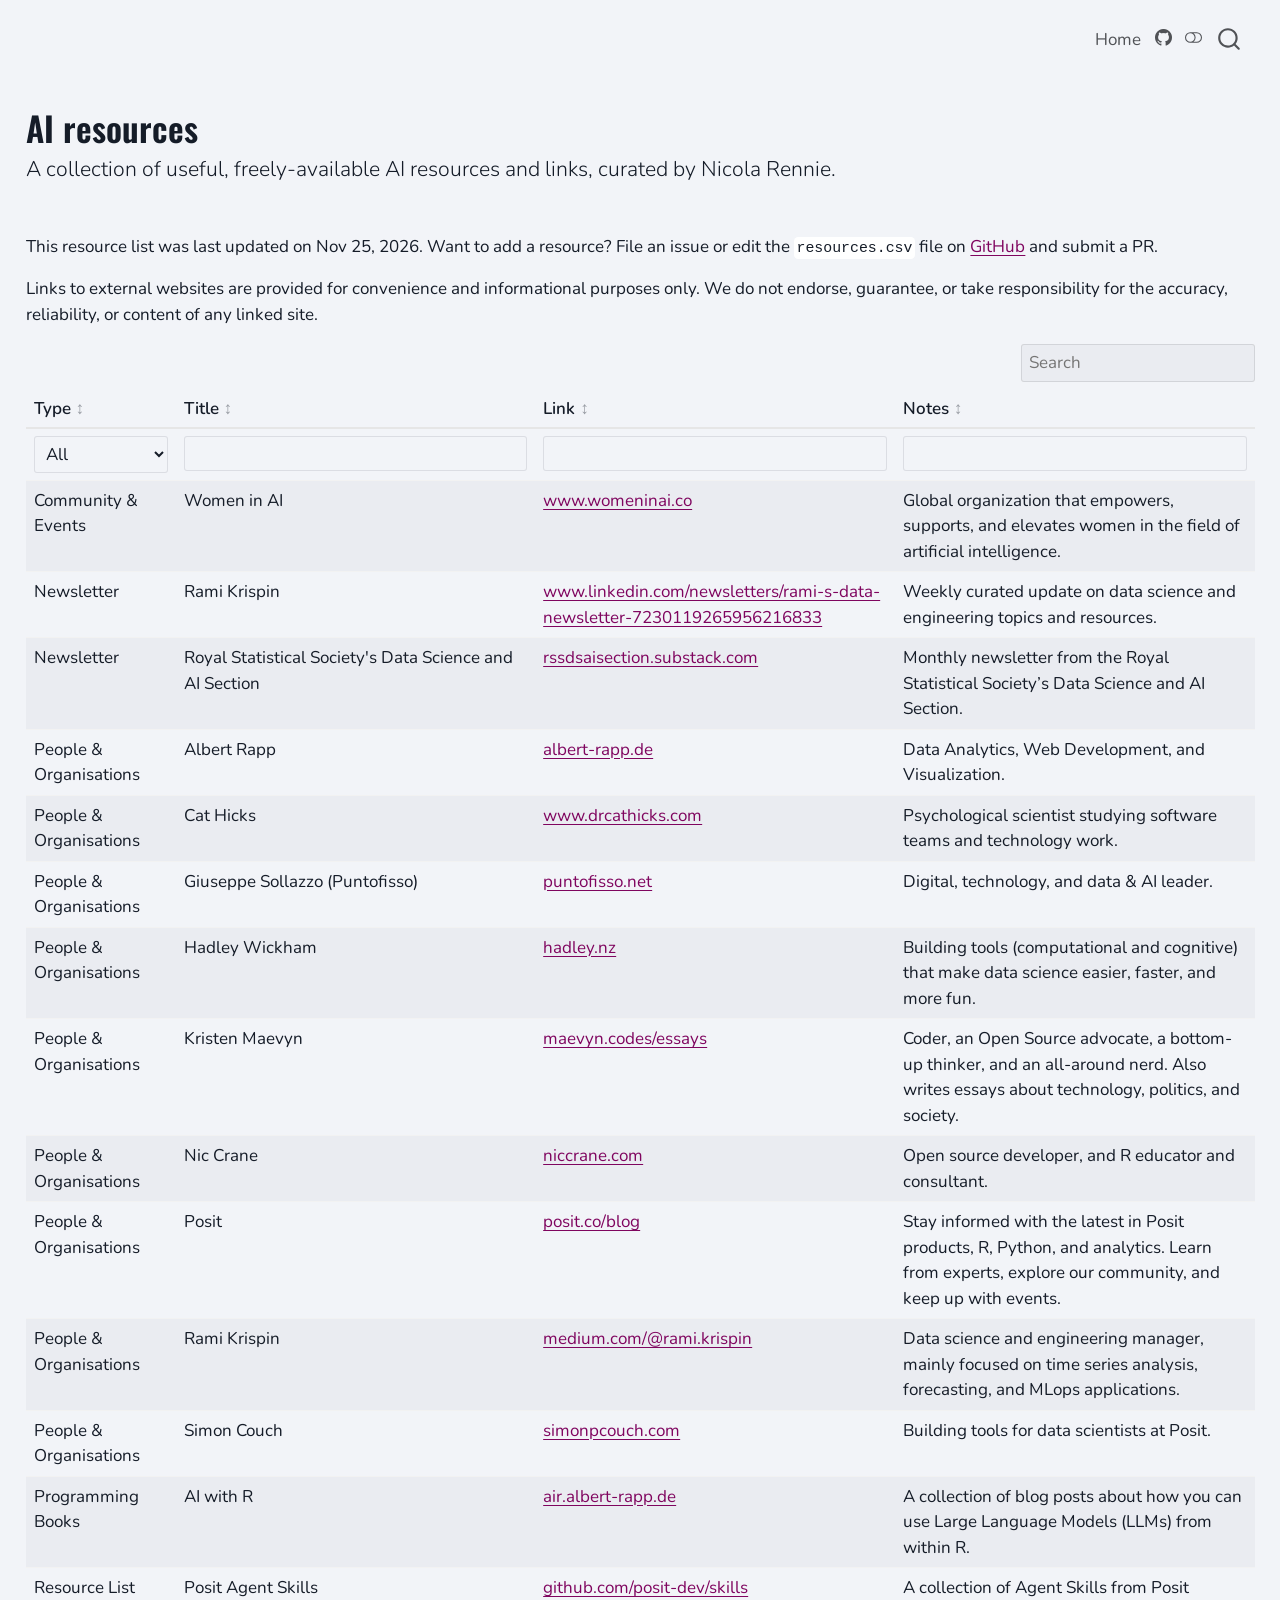
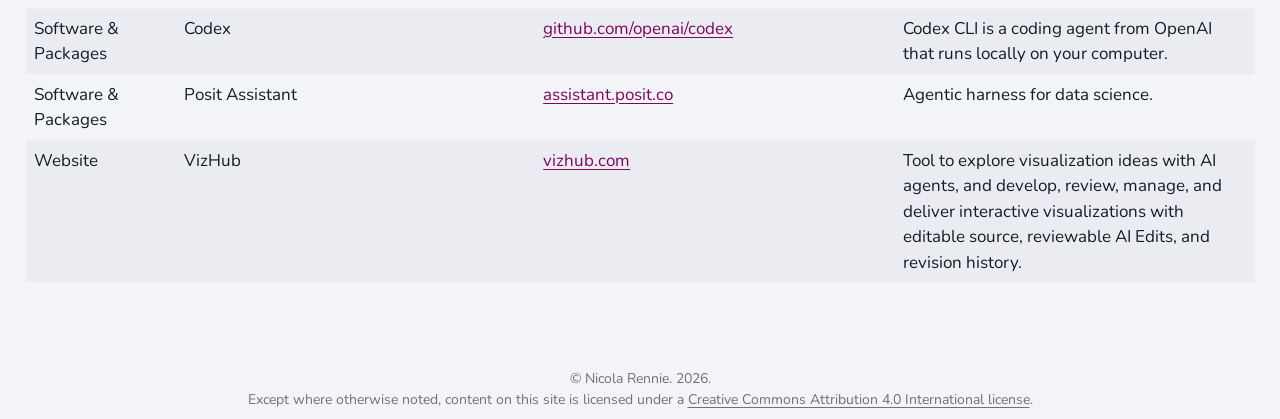
<file: ai/index.html>
<!DOCTYPE html>
<html xmlns="http://www.w3.org/1999/xhtml" lang="en" xml:lang="en"><head>

<meta charset="utf-8">
<meta name="generator" content="quarto-1.11.9">

<meta name="viewport" content="width=device-width, initial-scale=1.0, user-scalable=yes">

<meta name="description" content="A collection of useful, freely-available AI resources and links.">

<title>AI resources</title>
<style>
/* Default styles provided by pandoc.
** See https://pandoc.org/MANUAL.html#variables-for-html for config info.
*/
span.smallcaps{font-variant: small-caps;}
div.columns{display: flex; gap: 1.5em;}
div.column{flex: auto;}
@media screen {
div.columns{gap: min(4vw, 1.5em);}
div.column{overflow-x: auto;}
}
div.hanging-indent{margin-left: 1.5em; text-indent: -1.5em;}
ul.task-list{list-style: none;}
ul.task-list li input[type="checkbox"] {
  width: 0.8em;
  margin: 0 0.8em 0.2em -1em; /* quarto-specific, see https://github.com/quarto-dev/quarto-cli/issues/4556 */ 
  vertical-align: middle;
}
</style>


<script src="../site_libs/quarto-nav/quarto-nav.js"></script>
<script src="../site_libs/quarto-nav/headroom.min.js"></script>
<script src="../site_libs/clipboard/clipboard.min.js"></script>
<script src="../site_libs/quarto-search/autocomplete.umd.js"></script>
<script src="../site_libs/quarto-search/fuse.min.js"></script>
<script src="../site_libs/quarto-search/quarto-search.js"></script>
<meta name="quarto:offset" content="../">
<link href="../assets/img/favicon.ico" rel="icon">
<script src="../site_libs/quarto-html/quarto.js" type="module"></script>
<script src="../site_libs/quarto-html/tabsets/tabsets.js" type="module"></script>
<script src="../site_libs/quarto-html/scrollable-regions/scrollable-regions.js" type="module"></script>
<script src="../site_libs/quarto-html/popper.min.js"></script>
<script src="../site_libs/quarto-html/tippy.umd.min.js"></script>
<script src="../site_libs/quarto-html/anchor.min.js"></script>
<link href="../site_libs/quarto-html/tippy.css" rel="stylesheet">
<link href="../site_libs/quarto-html/quarto-syntax-highlighting-63b5708e65d6cd79cd7618c58d0c21e7.css" rel="stylesheet" class="quarto-color-scheme" id="quarto-text-highlighting-styles">
<link href="../site_libs/quarto-html/quarto-syntax-highlighting-dark-447e42e69aaa9833c0ba1b986f430b20.css" rel="stylesheet" class="quarto-color-scheme quarto-color-alternate" id="quarto-text-highlighting-styles">
<link href="../site_libs/quarto-html/quarto-syntax-highlighting-63b5708e65d6cd79cd7618c58d0c21e7.css" rel="stylesheet" class="quarto-color-scheme-extra" id="quarto-text-highlighting-styles">
<script src="../site_libs/bootstrap/bootstrap.min.js"></script>
<link href="../site_libs/bootstrap/bootstrap-icons.css" rel="stylesheet">
<link href="../site_libs/bootstrap/bootstrap-e3c501655448dfd1e3cc73dab5965bcd.min.css" rel="stylesheet" append-hash="true" class="quarto-color-scheme" id="quarto-bootstrap" data-mode="light">
<link href="../site_libs/bootstrap/bootstrap-dark-0c67c843d53622fe3d99f4b36ed382e3.min.css" rel="stylesheet" append-hash="true" class="quarto-color-scheme quarto-color-alternate" id="quarto-bootstrap" data-mode="dark">
<link href="../site_libs/bootstrap/bootstrap-e3c501655448dfd1e3cc73dab5965bcd.min.css" rel="stylesheet" append-hash="true" class="quarto-color-scheme-extra" id="quarto-bootstrap" data-mode="light">
<script id="quarto-search-options" type="application/json">{
  "location": "navbar",
  "copy-button": false,
  "collapse-after": 3,
  "panel-placement": "end",
  "type": "overlay",
  "limit": 50,
  "keyboard-shortcut": [
    "f",
    "/",
    "s"
  ],
  "show-item-context": false,
  "language": {
    "search-no-results-text": "No results",
    "search-matching-documents-text": "matching documents",
    "search-copy-link-title": "Copy link to search",
    "search-hide-matches-text": "Hide additional matches",
    "search-more-match-text": "more match in this document",
    "search-more-matches-text": "more matches in this document",
    "search-clear-button-title": "Clear",
    "search-text-placeholder": "",
    "search-detached-cancel-button-title": "Cancel",
    "search-submit-button-title": "Submit",
    "search-label": "Search"
  }
}</script>
<script src="../site_libs/core-js-2.5.3/shim.min.js"></script>
<script src="../site_libs/react-18.2.0/react.min.js"></script>
<script src="../site_libs/react-18.2.0/react-dom.min.js"></script>
<script src="../site_libs/reactwidget-2.0.0/react-tools.js"></script>
<link href="../site_libs/htmltools-fill-0.5.9/fill.css" rel="stylesheet">
<script src="../site_libs/htmlwidgets-1.6.4/htmlwidgets.js"></script>
<link href="../site_libs/reactable-0.4.5/reactable.css" rel="stylesheet">
<script src="../site_libs/reactable-binding-0.4.5/reactable.js"></script>


<meta property="og:title" content="AI resources">
<meta property="og:description" content="A collection of useful, freely-available AI resources and links.">
<meta property="og:image" content="https://nrennie.github.io/resources/ai/featured.png">
<meta property="og:image:height" content="1200">
<meta property="og:image:width" content="1200">
<meta name="twitter:title" content="AI resources">
<meta name="twitter:description" content="A collection of useful, freely-available AI resources and links.">
<meta name="twitter:image" content="https://nrennie.github.io/resources/ai/featured.png">
<meta name="twitter:card" content="summary_large_image">
</head>

<body class="floating nav-fixed quarto-light"><a id="quarto-skip-link" class="visually-hidden-focusable" href="#quarto-document-content">Skip to main content</a><script id="quarto-html-before-body" type="application/javascript">
    const toggleBodyColorMode = (bsSheetEl) => {
      const mode = bsSheetEl.getAttribute("data-mode");
      const bodyEl = window.document.querySelector("body");
      if (mode === "dark") {
        bodyEl.classList.add("quarto-dark");
        bodyEl.classList.remove("quarto-light");
      } else {
        bodyEl.classList.add("quarto-light");
        bodyEl.classList.remove("quarto-dark");
      }
    }
    const toggleBodyColorPrimary = () => {
      const bsSheetEl = window.document.querySelector("link#quarto-bootstrap:not([rel=disabled-stylesheet])");
      if (bsSheetEl) {
        toggleBodyColorMode(bsSheetEl);
      }
    }
    const setColorSchemeToggle = (alternate) => {
      const toggles = window.document.querySelectorAll('.quarto-color-scheme-toggle');
      for (let i=0; i < toggles.length; i++) {
        const toggle = toggles[i];
        if (toggle) {
          toggle.setAttribute("aria-checked", alternate ? "true" : "false");
          if (alternate) {
            toggle.classList.add("alternate");
          } else {
            toggle.classList.remove("alternate");
          }
        }
      }
    };
    const toggleColorMode = (alternate) => {
      // Switch the stylesheets
      const primaryStylesheets = window.document.querySelectorAll('link.quarto-color-scheme:not(.quarto-color-alternate)');
      const alternateStylesheets = window.document.querySelectorAll('link.quarto-color-scheme.quarto-color-alternate');
      manageTransitions('#quarto-margin-sidebar .nav-link', false);
      if (alternate) {
        // note: dark is layered on light, we don't disable primary!
        enableStylesheet(alternateStylesheets);
        for (const sheetNode of alternateStylesheets) {
          if (sheetNode.id === "quarto-bootstrap") {
            toggleBodyColorMode(sheetNode);
          }
        }
      } else {
        disableStylesheet(alternateStylesheets);
        enableStylesheet(primaryStylesheets)
        toggleBodyColorPrimary();
      }
      manageTransitions('#quarto-margin-sidebar .nav-link', true);
      // Switch the toggles
      setColorSchemeToggle(alternate)
    }
    // Hack to workaround the fact that safari doesn't
    // properly recolor the scrollbar when toggling (#1455).
    // Not run on load: stylesheets are set before first paint there, and
    // scrolling would undo the scroll to a URL fragment (#14973).
    // The one pixel nudge keeps the reader where they were.
    const refreshSafariScrollbar = () => {
      if (navigator.userAgent.indexOf('Safari') > 0 && navigator.userAgent.indexOf('Chrome') == -1) {
        manageTransitions("body", false);
        const scrollY = window.scrollY;
        window.scrollTo(0, scrollY > 0 ? scrollY - 1 : 1);
        setTimeout(() => {
          window.scrollTo(0, scrollY);
          manageTransitions("body", true);
        }, 40);
      }
    }
    const disableStylesheet = (stylesheets) => {
      for (let i=0; i < stylesheets.length; i++) {
        const stylesheet = stylesheets[i];
        stylesheet.rel = 'disabled-stylesheet';
      }
    }
    const enableStylesheet = (stylesheets) => {
      for (let i=0; i < stylesheets.length; i++) {
        const stylesheet = stylesheets[i];
        if(stylesheet.rel !== 'stylesheet') { // for Chrome, which will still FOUC without this check
          stylesheet.rel = 'stylesheet';
        }
      }
    }
    const manageTransitions = (selector, allowTransitions) => {
      const els = window.document.querySelectorAll(selector);
      for (let i=0; i < els.length; i++) {
        const el = els[i];
        if (allowTransitions) {
          el.classList.remove('notransition');
        } else {
          el.classList.add('notransition');
        }
      }
    }
    const isFileUrl = () => {
      return window.location.protocol === 'file:';
    }
    const hasAlternateSentinel = () => {
      let styleSentinel = getColorSchemeSentinel();
      if (styleSentinel !== null) {
        return styleSentinel === "alternate";
      } else {
        return false;
      }
    }
    const setStyleSentinel = (alternate) => {
      const value = alternate ? "alternate" : "default";
      if (!isFileUrl()) {
        window.localStorage.setItem("quarto-color-scheme", value);
      } else {
        localAlternateSentinel = value;
      }
    }
    const getColorSchemeSentinel = () => {
      if (!isFileUrl()) {
        const storageValue = window.localStorage.getItem("quarto-color-scheme");
        return storageValue != null ? storageValue : localAlternateSentinel;
      } else {
        return localAlternateSentinel;
      }
    }
    const toggleGiscusIfUsed = (isAlternate, darkModeDefault) => {
      const baseTheme = document.querySelector('#giscus-base-theme')?.value ?? 'light';
      const alternateTheme = document.querySelector('#giscus-alt-theme')?.value ?? 'dark';
      let newTheme = '';
      if(authorPrefersDark) {
        newTheme = isAlternate ? baseTheme : alternateTheme;
      } else {
        newTheme = isAlternate ? alternateTheme : baseTheme;
      }
      const changeGiscusTheme = () => {
        // From: https://github.com/giscus/giscus/issues/336
        const sendMessage = (message) => {
          const iframe = document.querySelector('iframe.giscus-frame');
          if (!iframe) return;
          iframe.contentWindow.postMessage({ giscus: message }, 'https://giscus.app');
        }
        sendMessage({
          setConfig: {
            theme: newTheme
          }
        });
      }
      const isGiscussLoaded = window.document.querySelector('iframe.giscus-frame') !== null;
      if (isGiscussLoaded) {
        changeGiscusTheme();
      }
    };
    const authorPrefersDark = false;
    const darkModeDefault = authorPrefersDark;
      document.querySelector('link#quarto-text-highlighting-styles.quarto-color-scheme-extra').rel = 'disabled-stylesheet';
      document.querySelector('link#quarto-bootstrap.quarto-color-scheme-extra').rel = 'disabled-stylesheet';
    let localAlternateSentinel = darkModeDefault ? 'alternate' : 'default';
    // Dark / light mode switch
    window.quartoToggleColorScheme = () => {
      // Read the current dark / light value
      let toAlternate = !hasAlternateSentinel();
      toggleColorMode(toAlternate);
      refreshSafariScrollbar();
      setStyleSentinel(toAlternate);
      toggleGiscusIfUsed(toAlternate, darkModeDefault);
      window.dispatchEvent(new Event('resize'));
    };
    // Switch to dark mode if need be
    if (hasAlternateSentinel()) {
      toggleColorMode(true);
    } else {
      toggleColorMode(false);
    }
  </script>

<div id="quarto-search-results"></div>
  <header id="quarto-header" class="headroom fixed-top">
    <nav class="navbar navbar-expand-lg " data-bs-theme="dark" aria-label="Site">
      <div class="navbar-container container-fluid">
          <button class="navbar-toggler" type="button" data-bs-toggle="collapse" data-bs-target="#navbarCollapse" aria-controls="navbarCollapse" aria-expanded="false" aria-label="Toggle navigation" onclick="if (window.quartoToggleHeadroom) { window.quartoToggleHeadroom(); }">
  <span class="navbar-toggler-icon"></span>
</button>
          <div class="collapse navbar-collapse" id="navbarCollapse">
            <ul class="navbar-nav navbar-nav-scroll ms-auto">
  <li class="nav-item">
    <a class="nav-link" href="../index.html"> 
<span class="menu-text">Home</span></a>
  </li>  
</ul>
          </div> <!-- /navcollapse -->
            <div class="quarto-navbar-tools">
    <a href="https://github.com/nrennie/resources" title="" class="quarto-navigation-tool px-1" aria-label=""><i class="bi bi-github"></i></a>
  <button type="button" role="switch" aria-checked="false" class="quarto-color-scheme-toggle quarto-navigation-tool  px-1" onclick="window.quartoToggleColorScheme(); return false;" title="Toggle dark mode" aria-label="Toggle dark mode"><i class="bi"></i></button>
</div>
            <div id="quarto-search" class="" title="Search"></div>
      </div> <!-- /container-fluid -->
    </nav>
</header>
<!-- content -->
<div id="quarto-content" class="quarto-container page-columns page-rows-contents page-layout-full page-navbar">
<!-- sidebar -->
  
<div id="quarto-sidebar-glass" class="quarto-sidebar-collapse-item" data-bs-toggle="collapse" data-bs-target=".quarto-sidebar-collapse-item"></div>
<!-- margin-sidebar -->
    <div id="quarto-margin-sidebar" class="sidebar margin-sidebar zindex-bottom">
    </div>
<!-- main -->
<main class="content column-page" id="quarto-document-content" tabindex="-1">


<header id="title-block-header" class="quarto-title-block default">
<div class="quarto-title">
<h1 class="title">AI resources</h1>
<p class="subtitle lead">A collection of useful, freely-available AI resources and links, curated by Nicola Rennie.</p>
</div>

<div>
  <div class="description">
    A collection of useful, freely-available AI resources and links.
  </div>
</div>


<div class="quarto-title-meta column-page">

    
  
    
  </div>
  


</header>


<p>This resource list was last updated on Nov 25, 2026. Want to add a resource? File an issue or edit the <code>resources.csv</code> file on <a href="https://github.com/nrennie/resources">GitHub</a> and submit a PR.</p>
<p>Links to external websites are provided for convenience and informational purposes only. We do not endorse, guarantee, or take responsibility for the accuracy, reliability, or content of any linked site.</p>
<div class="cell">
<div class="cell-output-display">
<div class="reactable html-widget html-fill-item" id="resources-tbl" style="width:auto;height:auto;"></div>
<script type="application/json" data-for="resources-tbl">{"x":{"tag":{"name":"Reactable","attribs":{"data":{"Type":["Community & Events","Newsletter","Newsletter","People & Organisations","People & Organisations","People & Organisations","People & Organisations","People & Organisations","People & Organisations","People & Organisations","People & Organisations","People & Organisations","Programming Books","Resource List","Software & Packages","Software & Packages","Website"],"Title":["Women in AI","Rami Krispin","Royal Statistical Society's Data Science and AI Section","Albert Rapp","Cat Hicks","Giuseppe Sollazzo (Puntofisso)","Hadley Wickham","Kristen Maevyn","Nic Crane","Posit","Rami Krispin","Simon Couch","AI with R","Posit Agent Skills","Codex","Posit Assistant","VizHub"],"Link":["<a href='https://www.womeninai.co/' target = '_blank'>www.womeninai.co<\/a>","<a href='https://www.linkedin.com/newsletters/rami-s-data-newsletter-7230119265956216833/' target = '_blank'>www.linkedin.com/newsletters/rami-s-data-newsletter-7230119265956216833<\/a>","<a href='https://rssdsaisection.substack.com/' target = '_blank'>rssdsaisection.substack.com<\/a>","<a href='https://albert-rapp.de/' target = '_blank'>albert-rapp.de<\/a>","<a href='https://www.drcathicks.com/' target = '_blank'>www.drcathicks.com<\/a>","<a href='https://puntofisso.net/' target = '_blank'>puntofisso.net<\/a>","<a href='https://hadley.nz/' target = '_blank'>hadley.nz<\/a>","<a href='https://maevyn.codes/essays' target = '_blank'>maevyn.codes/essays<\/a>","<a href='https://niccrane.com/' target = '_blank'>niccrane.com<\/a>","<a href='https://posit.co/blog/' target = '_blank'>posit.co/blog<\/a>","<a href='https://medium.com/@rami.krispin' target = '_blank'>medium.com/@rami.krispin<\/a>","<a href='https://simonpcouch.com' target = '_blank'>simonpcouch.com<\/a>","<a href='https://air.albert-rapp.de/' target = '_blank'>air.albert-rapp.de<\/a>","<a href='https://github.com/posit-dev/skills' target = '_blank'>github.com/posit-dev/skills<\/a>","<a href='https://github.com/openai/codex' target = '_blank'>github.com/openai/codex<\/a>","<a href='https://assistant.posit.co/' target = '_blank'>assistant.posit.co<\/a>","<a href='https://vizhub.com/' target = '_blank'>vizhub.com<\/a>"],"Notes":["Global organization that empowers, supports, and elevates women in the field of artificial intelligence.","Weekly curated update on data science and engineering topics and resources.","Monthly newsletter from the Royal Statistical Society’s Data Science and AI Section.","Data Analytics, Web Development, and Visualization.","Psychological scientist studying software teams and technology work.","Digital, technology, and data & AI leader.","Building tools (computational and cognitive) that make data science easier, faster, and more fun.","Coder, an Open Source advocate, a bottom-up thinker, and an all-around nerd. Also writes essays about technology, politics, and society.","Open source developer, and R educator and consultant.","Stay informed with the latest in Posit products, R, Python, and analytics. Learn from experts, explore our community, and keep up with events.","Data science and engineering manager, mainly focused on time series analysis, forecasting, and MLops applications.","Building tools for data scientists at Posit.","A collection of blog posts about how you can use Large Language Models (LLMs) from within R.","A collection of Agent Skills from Posit","Codex CLI is a coding agent from OpenAI that runs locally on your computer.","Agentic harness for data science.","Tool to explore visualization ideas with AI agents, and develop, review, manage, and deliver interactive visualizations with editable source, reviewable AI Edits, and revision history."]},"columns":[{"id":"Type","name":"Type","type":"character","filterInput":{"name":"select","attribs":{"onChange":"function(_e){(function(event){Reactable.setFilter(\n  'resources-tbl',\n  'Type',\n  event.target.value\n)}).apply(event.target,[_e])}"},"children":[{"name":"option","attribs":{"value":""},"children":["All"]},{"name":"option","attribs":{},"children":["Community & Events"]},{"name":"option","attribs":{},"children":["Newsletter"]},{"name":"option","attribs":{},"children":["People & Organisations"]},{"name":"option","attribs":{},"children":["Programming Books"]},{"name":"option","attribs":{},"children":["Resource List"]},{"name":"option","attribs":{},"children":["Software & Packages"]},{"name":"option","attribs":{},"children":["Website"]}]},"maxWidth":150},{"id":"Title","name":"Title","type":"character"},{"id":"Link","name":"Link","type":["glue","character"],"html":true},{"id":"Notes","name":"Notes","type":"character","maxWidth":400}],"filterable":true,"searchable":true,"pagination":false,"striped":true,"showSortable":true,"elementId":"resources-tbl","dataKey":"45dae65e6cdc38e183ffa355826e82cd"},"children":[]},"class":"reactR_markup"},"evals":["tag.attribs.columns.0.filterInput.attribs.onChange"],"jsHooks":[]}</script>
</div>
</div>



</main> <!-- /main -->
<script id="quarto-html-after-body" type="application/javascript">
  window.document.addEventListener("DOMContentLoaded", function (event) {
    // Ensure there is a toggle, if there isn't float one in the top right
    if (window.document.querySelector('.quarto-color-scheme-toggle') === null) {
      const toggle = window.document.createElement('button');
      toggle.type = "button";
      toggle.setAttribute("role", "switch");
      toggle.setAttribute("aria-checked", "false");
      toggle.classList.add('top-right');
      toggle.classList.add('quarto-color-scheme-toggle');
      toggle.setAttribute("aria-label", "Toggle dark mode");
      toggle.onclick = function() { try { window.quartoToggleColorScheme(); } catch {} return false; };
      const i = window.document.createElement("i");
      i.classList.add('bi');
      toggle.appendChild(i);
      // Put the toggle in a landmark of its own, so that landmark navigation
      // can reach it.
      //
      // The container is always a fresh direct child of body, and the toggle is
      // never moved into page furniture that the theme or the author controls.
      // The toggle is positioned against the page, so any ancestor that
      // establishes a containing block captures it: a positioned element or a
      // grid for position: absolute, and transform, filter, will-change or
      // contain for position: fixed. A direct child of body has none of these
      // to inherit, and the shift when one appears is silent and visual.
      //
      // ARIA says a document should have at most one banner, and axe reports a
      // duplicate whether or not the banners carry distinct labels. So use a
      // header when the page has no banner yet, and a named region otherwise.
      //
      // A header is a banner wherever it sits, unless it is inside sectioning
      // content, so this cannot just look at the children of body: a custom
      // page layout wraps the title block header in a plain div. An explicit
      // role="banner" always counts.
      const sectioning = 'article, aside, main, nav, section, [role="article"], [role="complementary"], [role="main"], [role="navigation"], [role="region"]';
      const hasBanner = Array.from(
        window.document.querySelectorAll('header:not([role]), [role="banner"]')
      ).some(function(el) {
        return el.hasAttribute("role") || el.closest(sectioning) === null;
      });
      const container = window.document.createElement(hasBanner ? "div" : "header");
      if (hasBanner) {
        container.setAttribute("role", "region");
        container.setAttribute("aria-label", "Toggle dark mode");
      }
      container.classList.add('quarto-color-scheme-toggle-container');
      container.appendChild(toggle);
      window.document.body.appendChild(container);
    }
    setColorSchemeToggle(hasAlternateSentinel())
    const icon = "";
    const anchorJS = new window.AnchorJS();
    anchorJS.options = {
      placement: 'right',
      icon: icon
    };
    anchorJS.add('.anchored');
    const isCodeAnnotation = (el) => {
      for (const clz of el.classList) {
        if (clz.startsWith('code-annotation-')) {                     
          return true;
        }
      }
      return false;
    }
    const onCopySuccess = function(e) {
      // button target
      const button = e.trigger;
      // don't keep focus
      button.blur();
      // flash "checked"
      button.classList.add('code-copy-button-checked');
      var currentTitle = button.getAttribute("title");
      button.setAttribute("title", "Copied!");
      let tooltip;
      if (window.bootstrap) {
        button.setAttribute("data-bs-toggle", "tooltip");
        button.setAttribute("data-bs-placement", "left");
        button.setAttribute("data-bs-title", "Copied!");
        tooltip = new bootstrap.Tooltip(button, 
          { trigger: "manual", 
            customClass: "code-copy-button-tooltip",
            offset: [0, -8]});
        tooltip.show();    
      }
      setTimeout(function() {
        if (tooltip) {
          tooltip.hide();
          button.removeAttribute("data-bs-title");
          button.removeAttribute("data-bs-toggle");
          button.removeAttribute("data-bs-placement");
        }
        button.setAttribute("title", currentTitle);
        button.classList.remove('code-copy-button-checked');
      }, 1000);
      // clear code selection
      e.clearSelection();
    }
    const getTextToCopy = function(trigger) {
      const outerScaffold = trigger.parentElement.cloneNode(true);
      const codeEl = outerScaffold.querySelector('code');
      for (const childEl of codeEl.children) {
        if (isCodeAnnotation(childEl)) {
          childEl.remove();
        }
      }
      return codeEl.innerText;
    }
    const clipboard = new window.ClipboardJS('.code-copy-button:not([data-in-quarto-modal])', {
      text: getTextToCopy
    });
    clipboard.on('success', onCopySuccess);
    if (window.document.getElementById('quarto-embedded-source-code-modal')) {
      const clipboardModal = new window.ClipboardJS('.code-copy-button[data-in-quarto-modal]', {
        text: getTextToCopy,
        container: window.document.getElementById('quarto-embedded-source-code-modal')
      });
      clipboardModal.on('success', onCopySuccess);
    }
      var localhostRegex = new RegExp(/^(?:http|https):\/\/localhost\:?[0-9]*\//);
      var mailtoRegex = new RegExp(/^mailto:/);
        var filterRegex = new RegExp("https:\/\/nrennie\.github\.io\/resources\/");
      var isInternal = (href) => {
          return filterRegex.test(href) || localhostRegex.test(href) || mailtoRegex.test(href);
      }
      // Inspect non-navigation links and adorn them if external
      window.quartoDecorateExternalLinks = function (root) {
     var links = (root || window.document).querySelectorAll('a[href]:not(.nav-link):not(.navbar-brand):not(.toc-action):not(.sidebar-link):not(.sidebar-item-toggle):not(.pagination-link):not(.no-external):not([aria-hidden]):not(.dropdown-item):not(.quarto-navigation-tool):not(.about-link)');
      for (var i=0; i<links.length; i++) {
        const link = links[i];
        if (!isInternal(link.href)) {
          // undo the damage that might have been done by quarto-nav.js in the case of
          // links that we want to consider external
          if (link.dataset.originalHref !== undefined) {
            link.href = link.dataset.originalHref;
          }
          if (!link.classList.contains('no-external-icon')) {
          }
        }
      }
      };
      window.quartoDecorateExternalLinks(window.document);
    // Esc closes the popup (WCAG 1.4.13) and focus leaving both trigger and
    // popup closes it (WCAG 2.4.11); tippy handles neither for interactive popups.
    const hideOnEscAndFocusOut = {
      name: 'hideOnEscAndFocusOut',
      defaultValue: true,
      fn(instance) {
        const dismiss = () => {
          // A show scheduled by the trigger delay would otherwise reopen it
          instance.clearDelayTimeouts();
          instance.hide();
        };
        const onKeyDown = (event) => {
          if (event.key !== 'Escape') {
            return;
          }
          // Keep Esc from also reaching page handlers (e.g. reveal.js overview),
          // except an open reveal.js slide menu, which Esc should close too.
          // The menu handles keys only when its keyboard option is on.
          const menuHandlesEsc = window.Reveal?.getPlugin?.('menu')?.isOpen() &&
            window.Reveal.getConfig().menu?.keyboard !== false;
          if (!menuHandlesEsc) {
            event.stopPropagation();
          }
          if (instance.popper.contains(window.document.activeElement)) {
            // Disabled while refocusing so the focus trigger does not reopen it
            instance.disable();
            instance.reference.focus();
            instance.enable();
          }
          dismiss();
        };
        const onFocusOut = (event) => {
          const target = event.relatedTarget;
          if (target && !instance.reference.contains(target) &&
              !instance.popper.contains(target)) {
            dismiss();
          }
        };
        // On the trigger too: a click trigger (code-annotations: select) has no
        // blur handling. Attached for the instance's lifetime so leaving the
        // trigger also cancels a show still pending on the trigger delay.
        instance.reference.addEventListener('focusout', onFocusOut);
        return {
          onShow() {
            window.document.addEventListener('keydown', onKeyDown, true);
            instance.popper.addEventListener('focusout', onFocusOut);
          },
          onHide() {
            window.document.removeEventListener('keydown', onKeyDown, true);
            instance.popper.removeEventListener('focusout', onFocusOut);
          },
          onDestroy() {
            instance.reference.removeEventListener('focusout', onFocusOut);
          },
        };
      },
    };
    function tippyHover(el, contentFn, onTriggerFn, onUntriggerFn) {
      const config = {
        allowHTML: true,
        maxWidth: 500,
        delay: 100,
        arrow: false,
        appendTo: function(el) {
            return el.parentElement;
        },
        interactive: true,
        interactiveBorder: 10,
        theme: 'quarto',
        placement: 'bottom-start',
        plugins: [hideOnEscAndFocusOut],
      };
      if (contentFn) {
        config.content = contentFn;
      }
      if (onTriggerFn) {
        config.onTrigger = onTriggerFn;
      }
      if (onUntriggerFn) {
        config.onUntrigger = onUntriggerFn;
      }
      window.tippy(el, config); 
    }
    const noterefs = window.document.querySelectorAll('a[role="doc-noteref"]');
    for (var i=0; i<noterefs.length; i++) {
      const ref = noterefs[i];
      tippyHover(ref, function() {
        // use id or data attribute instead here
        let href = ref.getAttribute('data-footnote-href') || ref.getAttribute('href');
        try { href = new URL(href).hash; } catch {}
        const id = href.replace(/^#\/?/, "");
        const note = window.document.getElementById(id);
        if (note) {
          return note.innerHTML;
        } else {
          return "";
        }
      });
    }
    const xrefs = window.document.querySelectorAll('a.quarto-xref');
    const processXRef = (id, note) => {
      // Strip column container classes
      const stripColumnClz = (el) => {
        el.classList.remove("page-full", "page-columns");
        if (el.children) {
          for (const child of el.children) {
            stripColumnClz(child);
          }
        }
      }
      stripColumnClz(note)
      if (id === null || id.startsWith('sec-')) {
        // Special case sections, only their first couple elements
        const container = document.createElement("div");
        if (note.children && note.children.length > 2) {
          container.appendChild(note.children[0].cloneNode(true));
          for (let i = 1; i < note.children.length; i++) {
            const child = note.children[i];
            if (child.tagName === "P" && child.innerText === "") {
              continue;
            } else {
              container.appendChild(child.cloneNode(true));
              break;
            }
          }
          if (window.Quarto?.typesetMath) {
            window.Quarto.typesetMath(container);
          }
          return container.innerHTML
        } else {
          if (window.Quarto?.typesetMath) {
            window.Quarto.typesetMath(note);
          }
          return note.innerHTML;
        }
      } else {
        // Remove any anchor links if they are present
        const anchorLink = note.querySelector('a.anchorjs-link');
        if (anchorLink) {
          anchorLink.remove();
        }
        if (window.Quarto?.typesetMath) {
          window.Quarto.typesetMath(note);
        }
        if (note.classList.contains("callout")) {
          return note.outerHTML;
        } else {
          return note.innerHTML;
        }
      }
    }
    for (var i=0; i<xrefs.length; i++) {
      const xref = xrefs[i];
      tippyHover(xref, undefined, function(instance) {
        instance.disable();
        let url = xref.getAttribute('href');
        let hash = undefined; 
        if (url.startsWith('#')) {
          hash = url;
        } else {
          try { hash = new URL(url).hash; } catch {}
        }
        if (hash) {
          const id = hash.replace(/^#\/?/, "");
          const note = window.document.getElementById(id);
          if (note !== null) {
            try {
              const html = processXRef(id, note.cloneNode(true));
              instance.setContent(html);
            } finally {
              instance.enable();
              instance.show();
            }
          } else {
            // See if we can fetch this
            fetch(url.split('#')[0])
            .then(res => res.text())
            .then(html => {
              const parser = new DOMParser();
              const htmlDoc = parser.parseFromString(html, "text/html");
              const note = htmlDoc.getElementById(id);
              if (note !== null) {
                const html = processXRef(id, note);
                instance.setContent(html);
              } 
            }).finally(() => {
              instance.enable();
              instance.show();
            });
          }
        } else {
          // See if we can fetch a full url (with no hash to target)
          // This is a special case and we should probably do some content thinning / targeting
          fetch(url)
          .then(res => res.text())
          .then(html => {
            const parser = new DOMParser();
            const htmlDoc = parser.parseFromString(html, "text/html");
            const note = htmlDoc.querySelector('main.content');
            if (note !== null) {
              // This should only happen for chapter cross references
              // (since there is no id in the URL)
              // remove the first header
              if (note.children.length > 0 && note.children[0].tagName === "HEADER") {
                note.children[0].remove();
              }
              const html = processXRef(null, note);
              instance.setContent(html);
            } 
          }).finally(() => {
            instance.enable();
            instance.show();
          });
        }
      }, function(instance) {
      });
    }
        let selectedAnnoteEl;
        const selectorForAnnotation = ( cell, annotation) => {
          let cellAttr = 'data-code-cell="' + cell + '"';
          let lineAttr = 'data-code-annotation="' +  annotation + '"';
          const selector = 'span[' + cellAttr + '][' + lineAttr + ']';
          return selector;
        }
        const selectCodeLines = (annoteEl) => {
          const doc = window.document;
          const targetCell = annoteEl.getAttribute("data-target-cell");
          const targetAnnotation = annoteEl.getAttribute("data-target-annotation");
          const annoteSpan = window.document.querySelector(selectorForAnnotation(targetCell, targetAnnotation));
          const lines = annoteSpan.getAttribute("data-code-lines").split(",");
          const lineIds = lines.map((line) => {
            return targetCell + "-" + line;
          })
          // Each band is positioned against its own containing block, which is
          // not the offsetParent of the lines, so place it from client rects.
          const placeBand = (band, firstEl, lastEl, codeBlock) => {
            const container = band.offsetParent;
            if (container === null) {
              return;
            }
            const containerRect = container.getBoundingClientRect();
            // Reveal.js scales slides with a transform, so convert client
            // pixels back to the CSS pixels of the container.
            const scale = containerRect.height / container.offsetHeight || 1;
            const firstRect = firstEl.getBoundingClientRect();
            const lastRect = lastEl.getBoundingClientRect();
            const top = (firstRect.top - containerRect.top) / scale - container.clientTop + container.scrollTop;
            const height = (lastRect.bottom - firstRect.top) / scale;
            band.style.top = top - 2 + "px";
            band.style.height = height + 4 + "px";
            if (codeBlock) {
              // Without the copy button wrapper, the containing block is wider
              // than the code block, so span the code block explicitly.
              const blockRect = codeBlock.getBoundingClientRect();
              band.style.left = (blockRect.left - containerRect.left) / scale - container.clientLeft + container.scrollLeft + "px";
              band.style.width = blockRect.width / scale + "px";
            }
          };
          if (lineIds.length > 0) {
            const el = window.document.getElementById(lineIds[0]);
            const lastEl = window.document.getElementById(lineIds[lineIds.length - 1]);
            const parent = el.parentElement.parentElement;
            // cook up a div (if necessary) and position it
            let div = window.document.getElementById("code-annotation-line-highlight");
            if (div === null) {
              div = window.document.createElement("div");
              div.setAttribute("id", "code-annotation-line-highlight");
              div.style.position = 'absolute';
              parent.appendChild(div);
            }
            placeBand(div, el, lastEl, parent.closest("div.sourceCode") || parent);
            let gutterDiv = window.document.getElementById("code-annotation-line-highlight-gutter");
            if (gutterDiv === null) {
              gutterDiv = window.document.createElement("div");
              gutterDiv.setAttribute("id", "code-annotation-line-highlight-gutter");
              gutterDiv.style.position = 'absolute';
              const codeCell = window.document.getElementById(targetCell);
              const gutter = codeCell.querySelector('.code-annotation-gutter');
              gutter.appendChild(gutterDiv);
            }
            placeBand(gutterDiv, el, lastEl);
            selectedAnnoteEl = annoteEl;
          }
        };
        const unselectCodeLines = () => {
          const elementsIds = ["code-annotation-line-highlight", "code-annotation-line-highlight-gutter"];
          elementsIds.forEach((elId) => {
            const div = window.document.getElementById(elId);
            if (div) {
              div.remove();
            }
          });
          selectedAnnoteEl = undefined;
        };
          // Handle positioning of the toggle
      window.addEventListener(
        "resize",
        throttle(() => {
          elRect = undefined;
          if (selectedAnnoteEl) {
            selectCodeLines(selectedAnnoteEl);
          }
        }, 10)
      );
      function throttle(fn, ms) {
      let throttle = false;
      let timer;
        return (...args) => {
          if(!throttle) { // first call gets through
              fn.apply(this, args);
              throttle = true;
          } else { // all the others get throttled
              if(timer) clearTimeout(timer); // cancel #2
              timer = setTimeout(() => {
                fn.apply(this, args);
                timer = throttle = false;
              }, ms);
          }
        };
      }
        // Attach click handler to the DT
        const annoteDls = window.document.querySelectorAll('dt[data-target-cell]');
        for (const annoteDlNode of annoteDls) {
          annoteDlNode.addEventListener('click', (event) => {
            const clickedEl = event.target;
            if (clickedEl !== selectedAnnoteEl) {
              unselectCodeLines();
              const activeEl = window.document.querySelector('dt[data-target-cell].code-annotation-active');
              if (activeEl) {
                activeEl.classList.remove('code-annotation-active');
              }
              selectCodeLines(clickedEl);
              clickedEl.classList.add('code-annotation-active');
            } else {
              // Unselect the line
              unselectCodeLines();
              clickedEl.classList.remove('code-annotation-active');
            }
          });
        }
    const findCites = (el) => {
      const parentEl = el.parentElement;
      if (parentEl) {
        const cites = parentEl.dataset.cites;
        if (cites) {
          return {
            el,
            cites: cites.split(' ')
          };
        } else {
          return findCites(el.parentElement)
        }
      } else {
        return undefined;
      }
    };
    var bibliorefs = window.document.querySelectorAll('a[role="doc-biblioref"]');
    for (var i=0; i<bibliorefs.length; i++) {
      const ref = bibliorefs[i];
      const citeInfo = findCites(ref);
      if (citeInfo) {
        tippyHover(citeInfo.el, function() {
          var popup = window.document.createElement('div');
          citeInfo.cites.forEach(function(cite) {
            var citeDiv = window.document.createElement('div');
            citeDiv.classList.add('hanging-indent');
            citeDiv.classList.add('csl-entry');
            var biblioDiv = window.document.getElementById('ref-' + cite);
            if (biblioDiv) {
              citeDiv.innerHTML = biblioDiv.innerHTML;
            }
            popup.appendChild(citeDiv);
          });
          return popup.innerHTML;
        });
      }
    }
  });
  </script>
  <script type="application/javascript">
  window.quartoScrollableRegionsLabels = {"code":"Scrollable code","output":"Scrollable output"};
  </script>
</div> <!-- /content -->
<footer class="footer">
  <div class="nav-footer">
    <div class="nav-footer-left">
      &nbsp;
    </div>   
    <div class="nav-footer-center">
<p>© Nicola Rennie. 2026.<br>Except where otherwise noted, content on this site is licensed under a <a href="https://creativecommons.org/licenses/by/4.0/">Creative Commons Attribution 4.0 International license</a>.</p>
</div>
    <div class="nav-footer-right">
      &nbsp;
    </div>
  </div>
</footer>




</body></html>
</file>
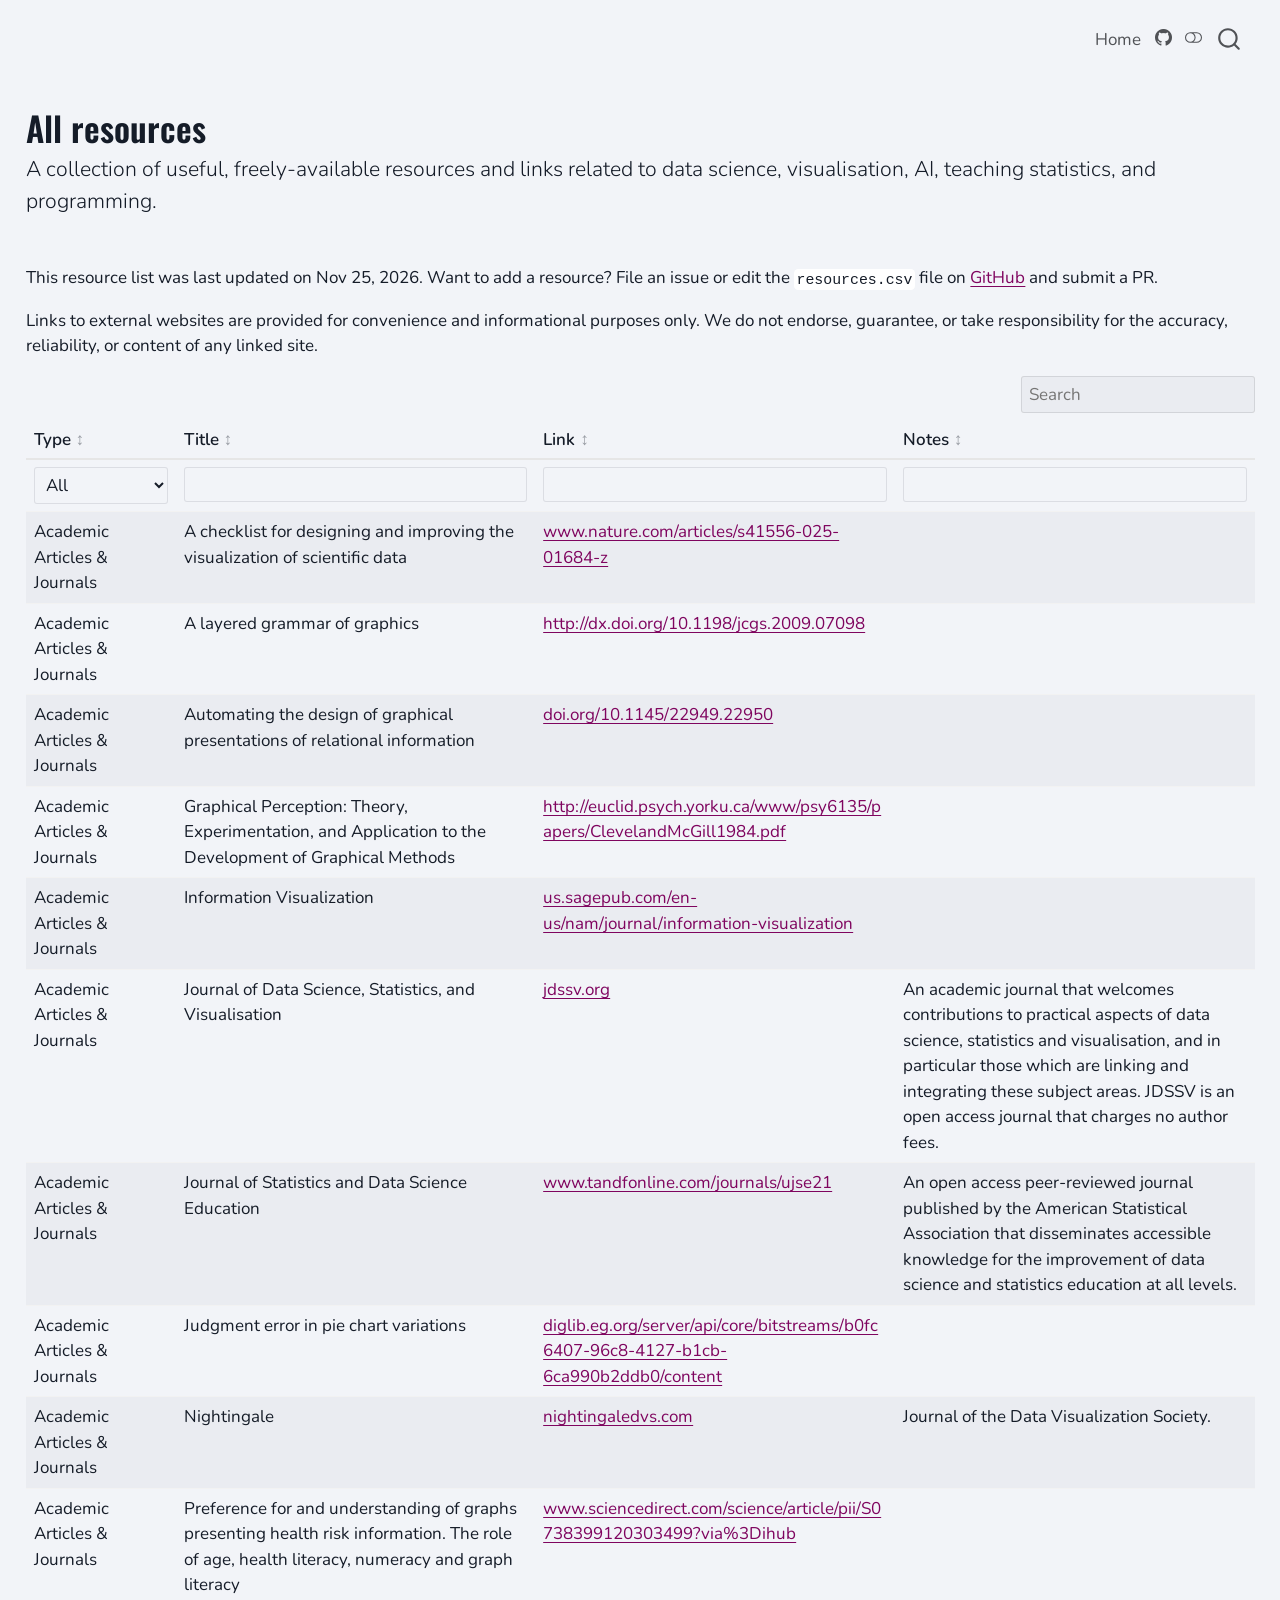
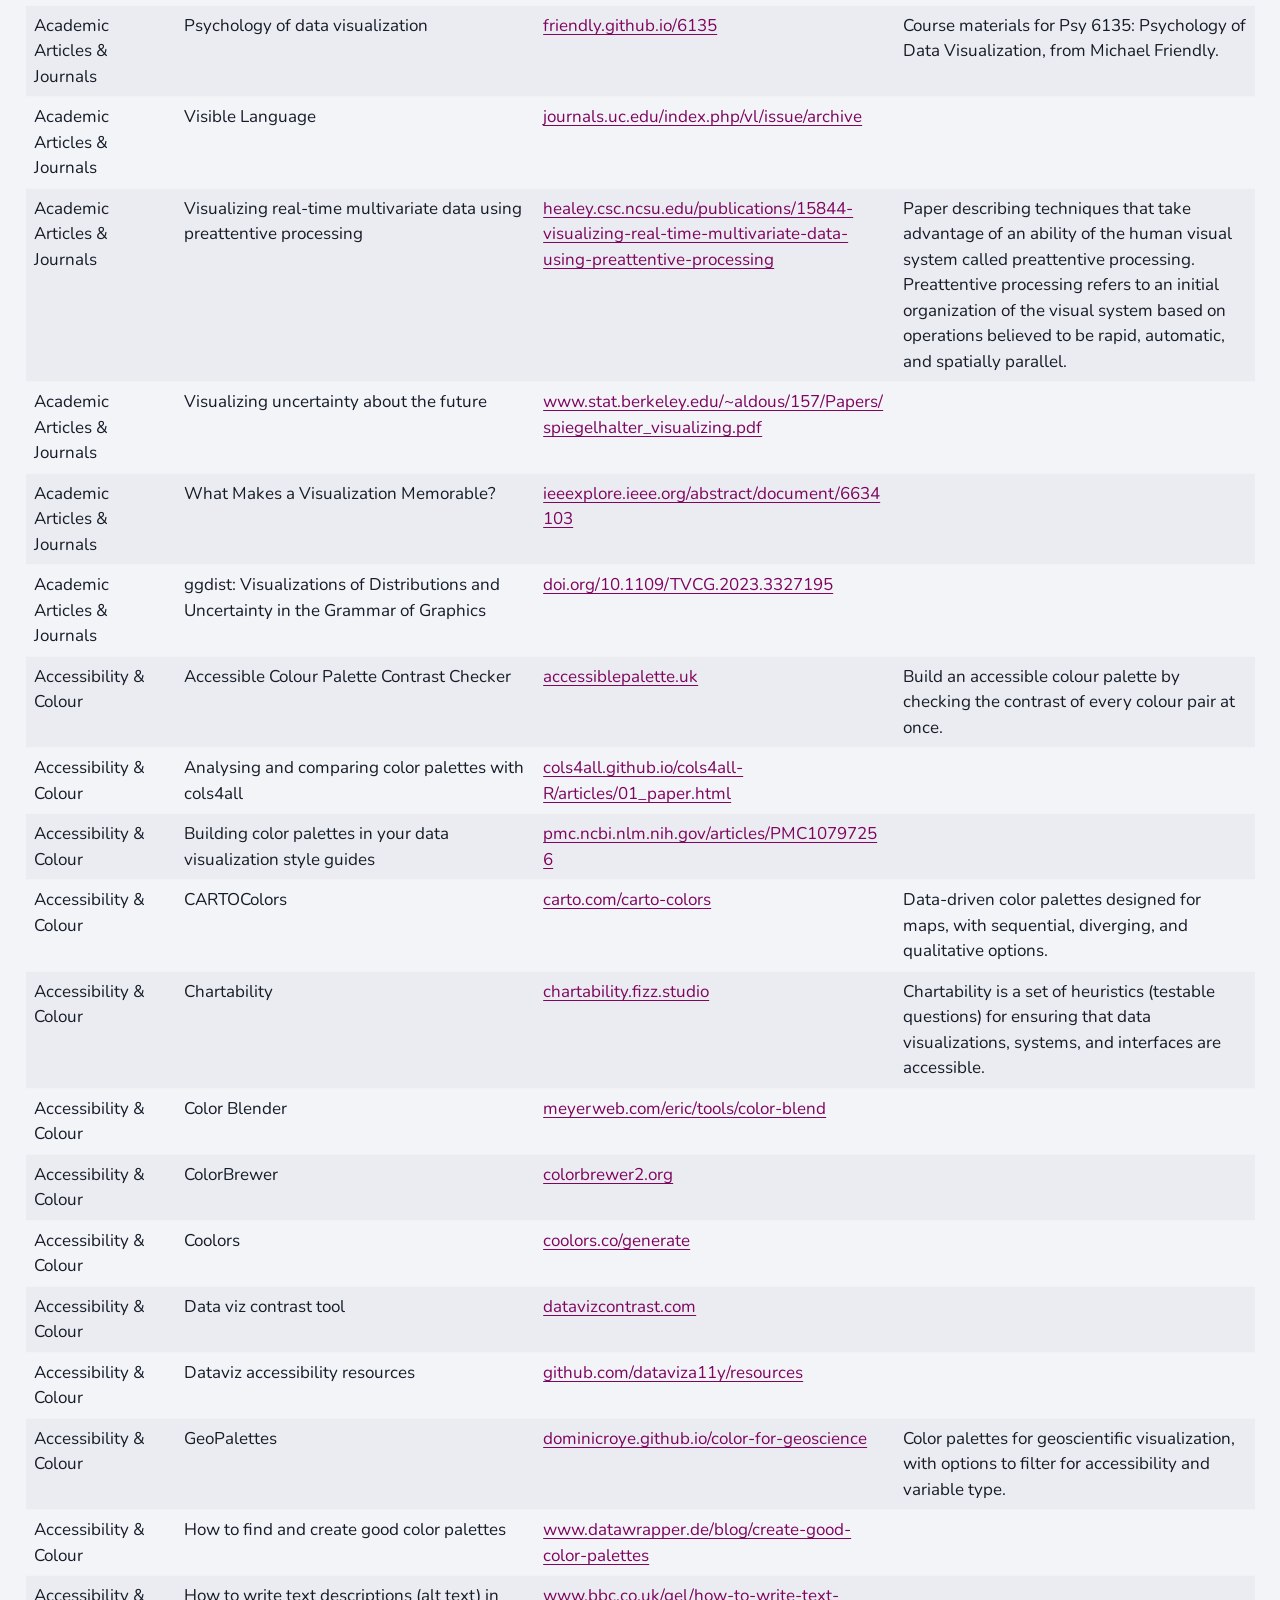
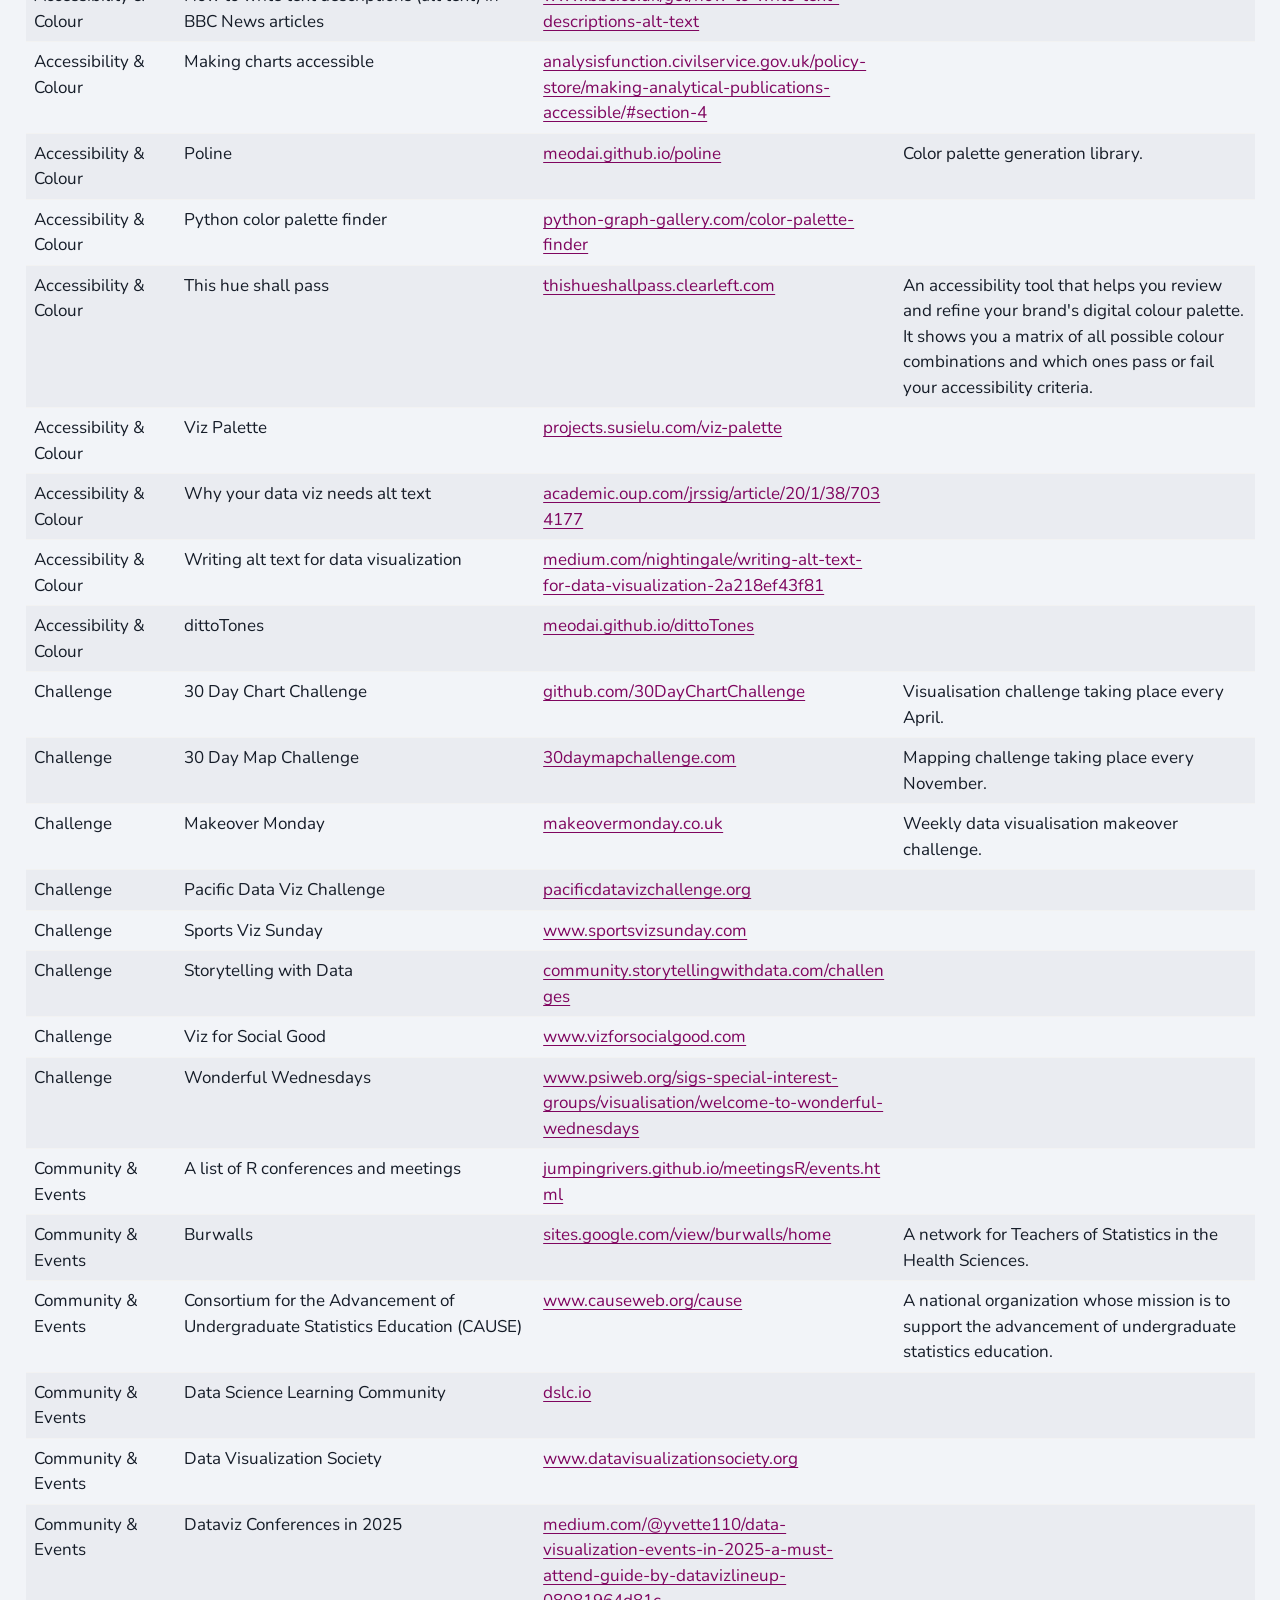
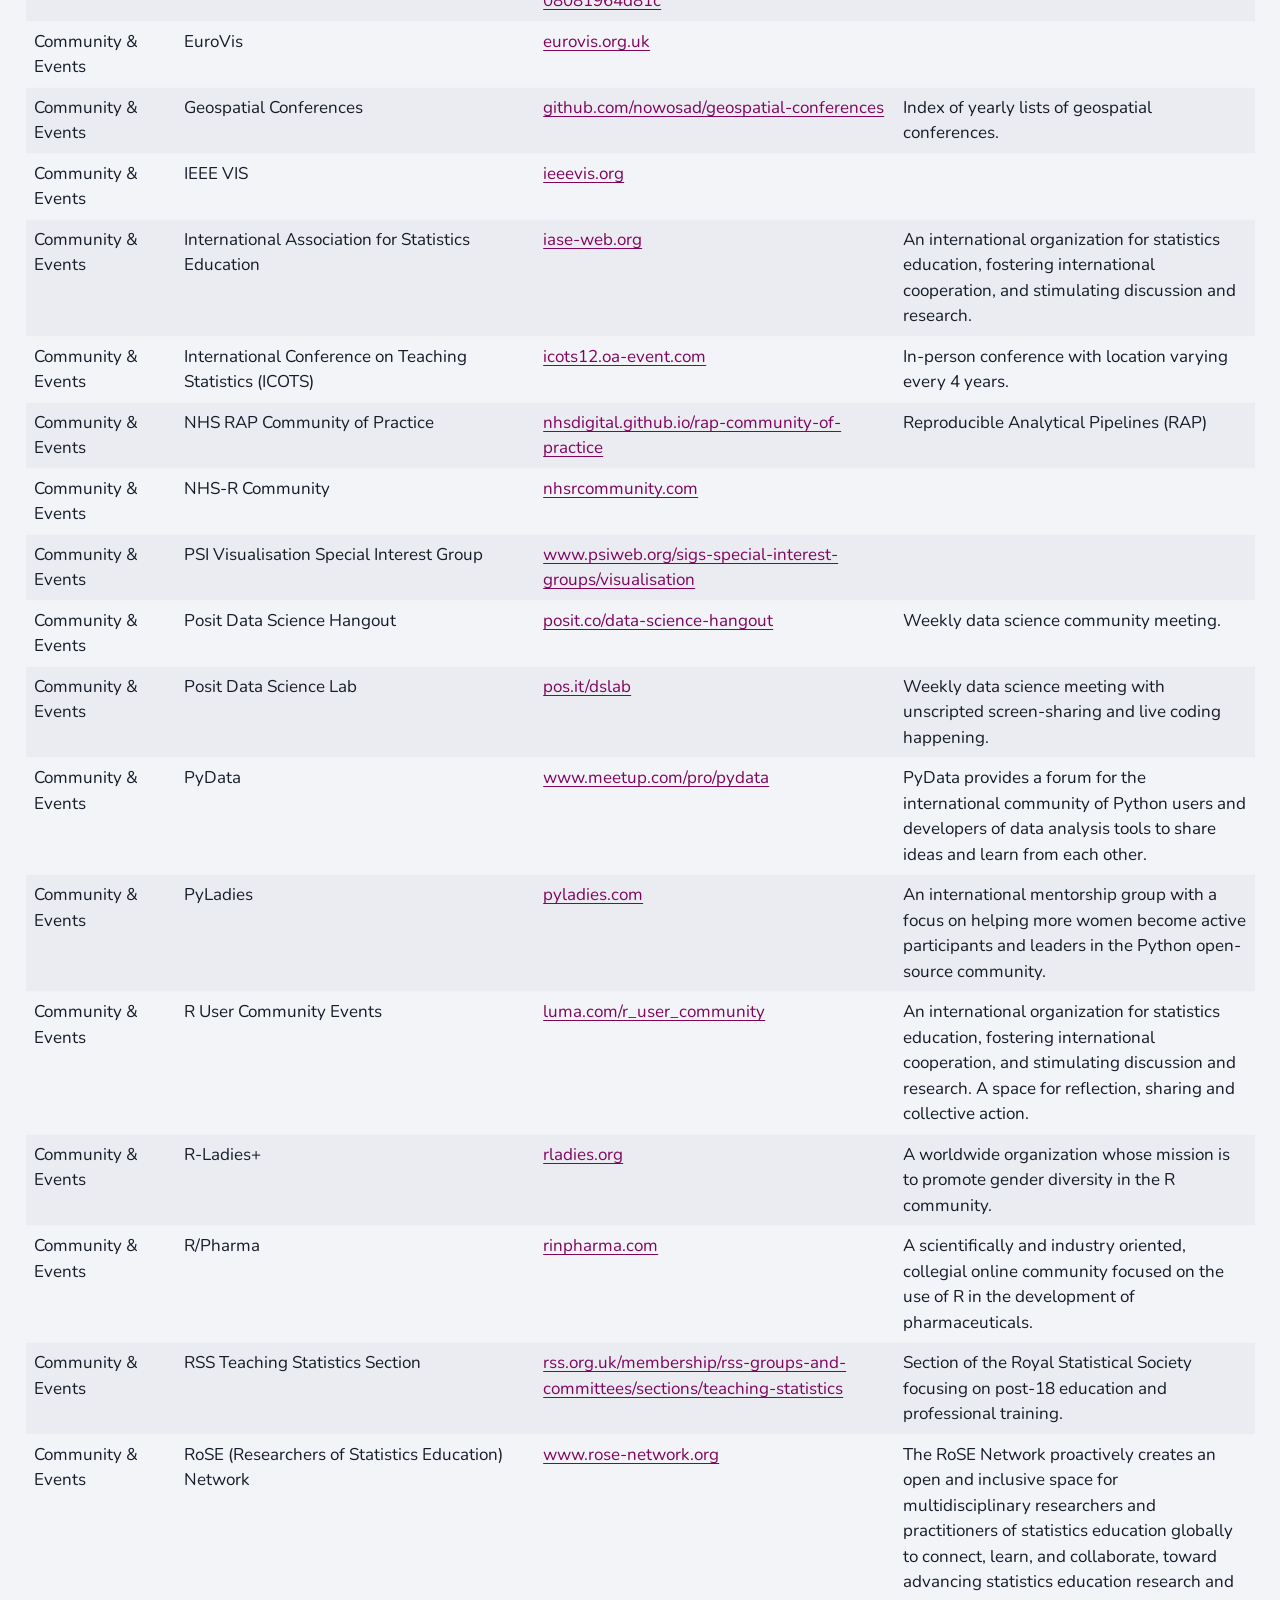
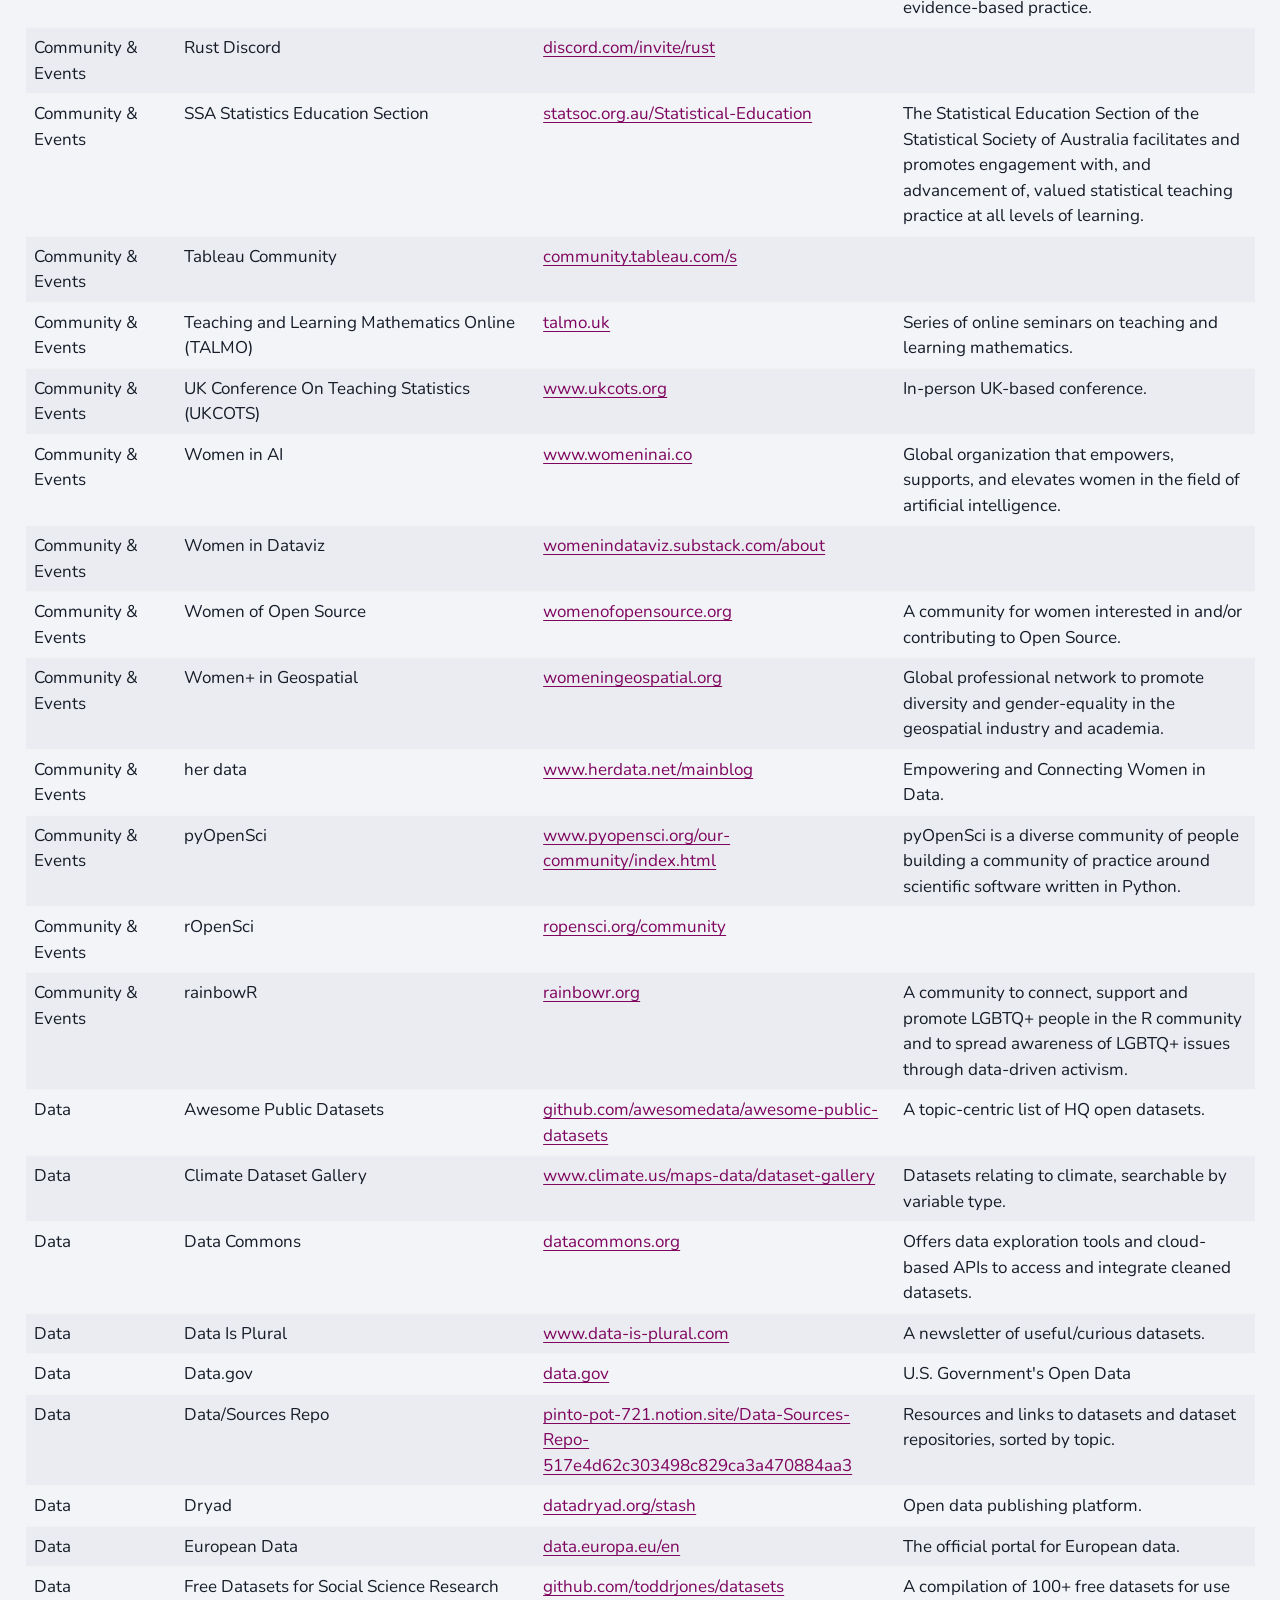
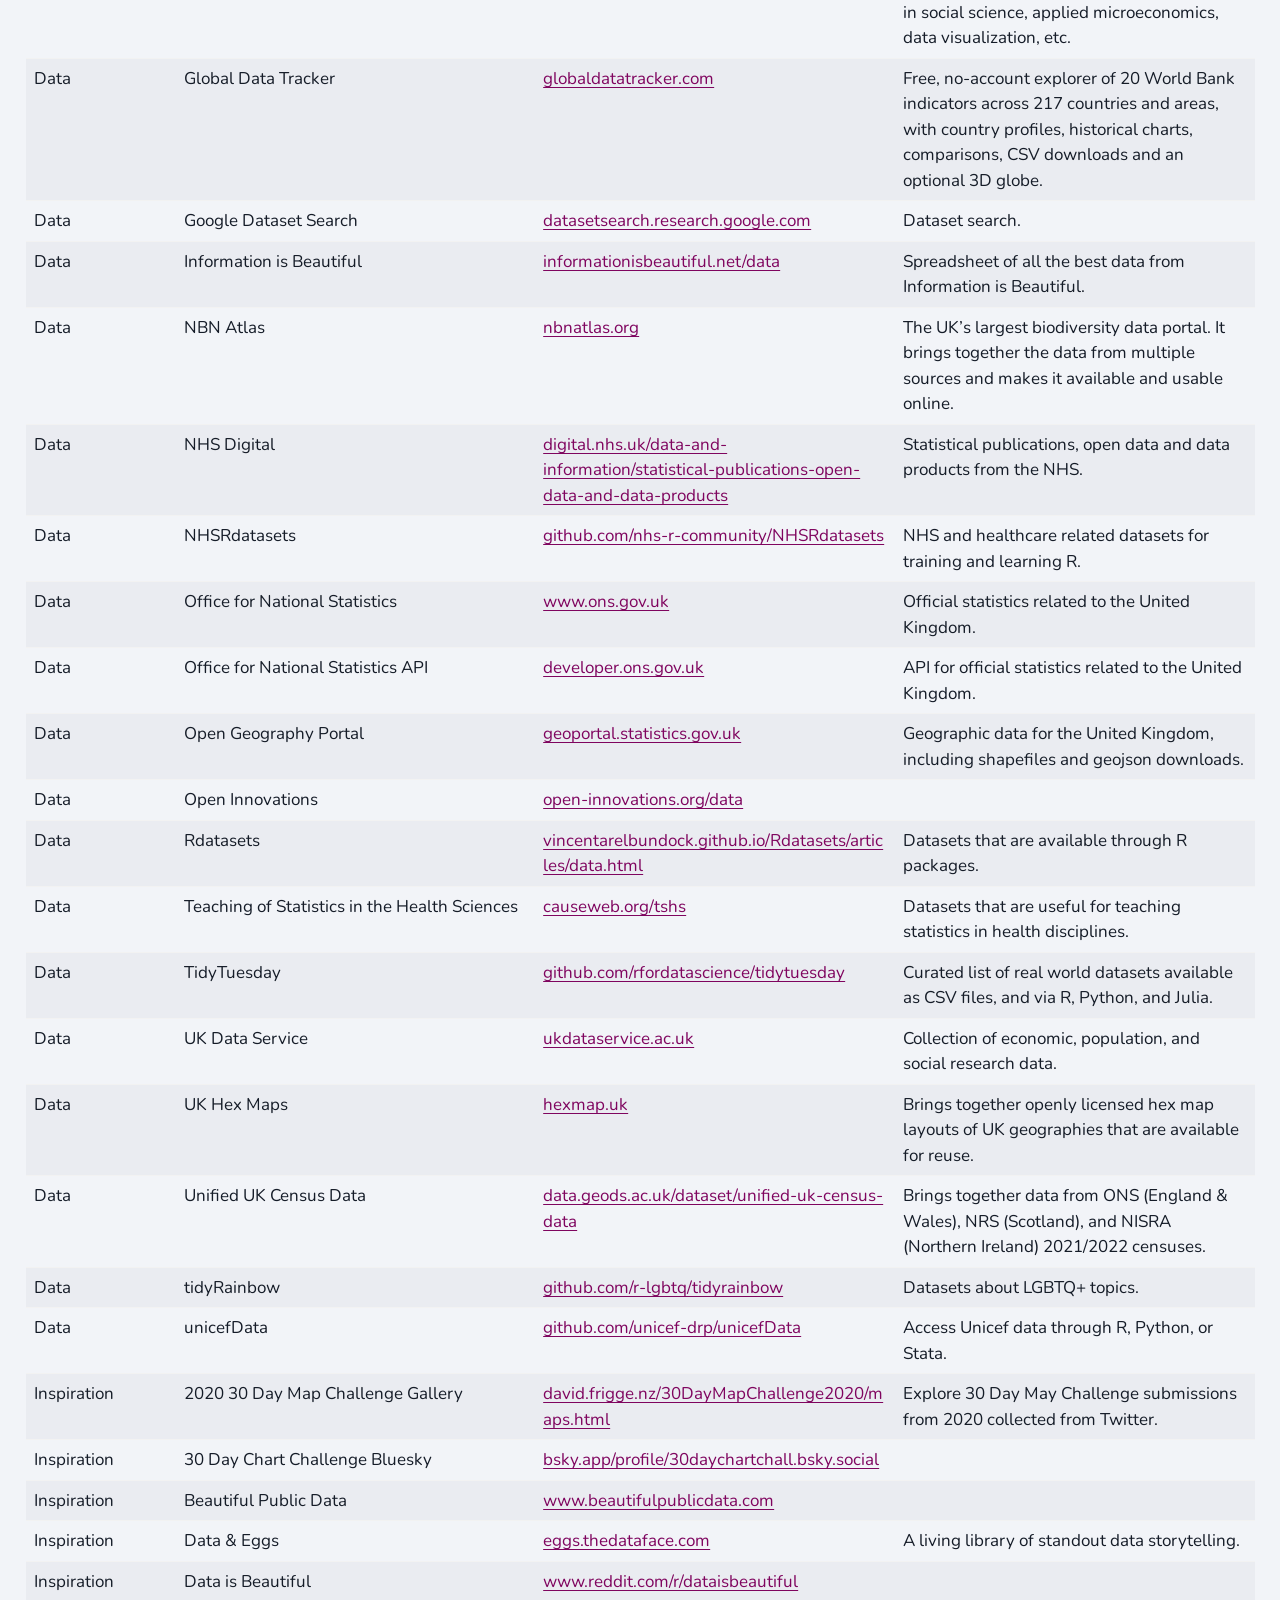
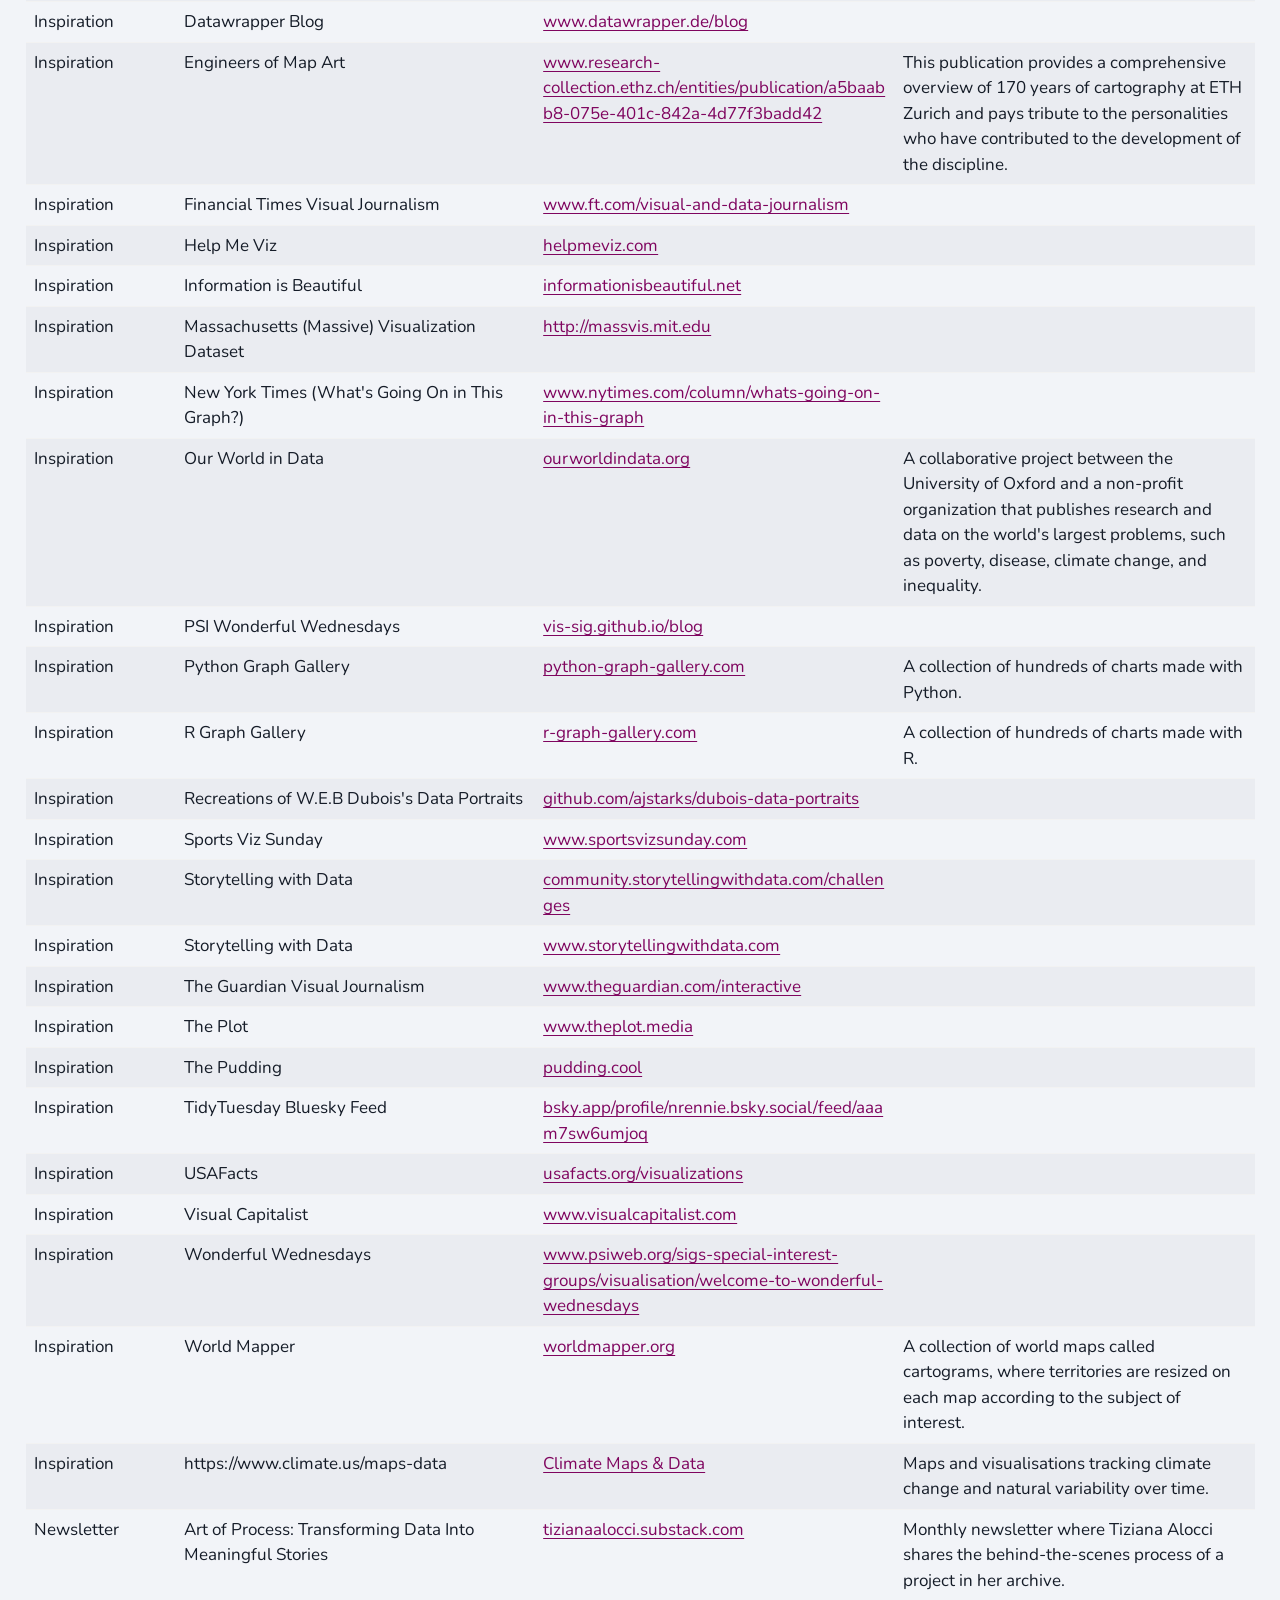
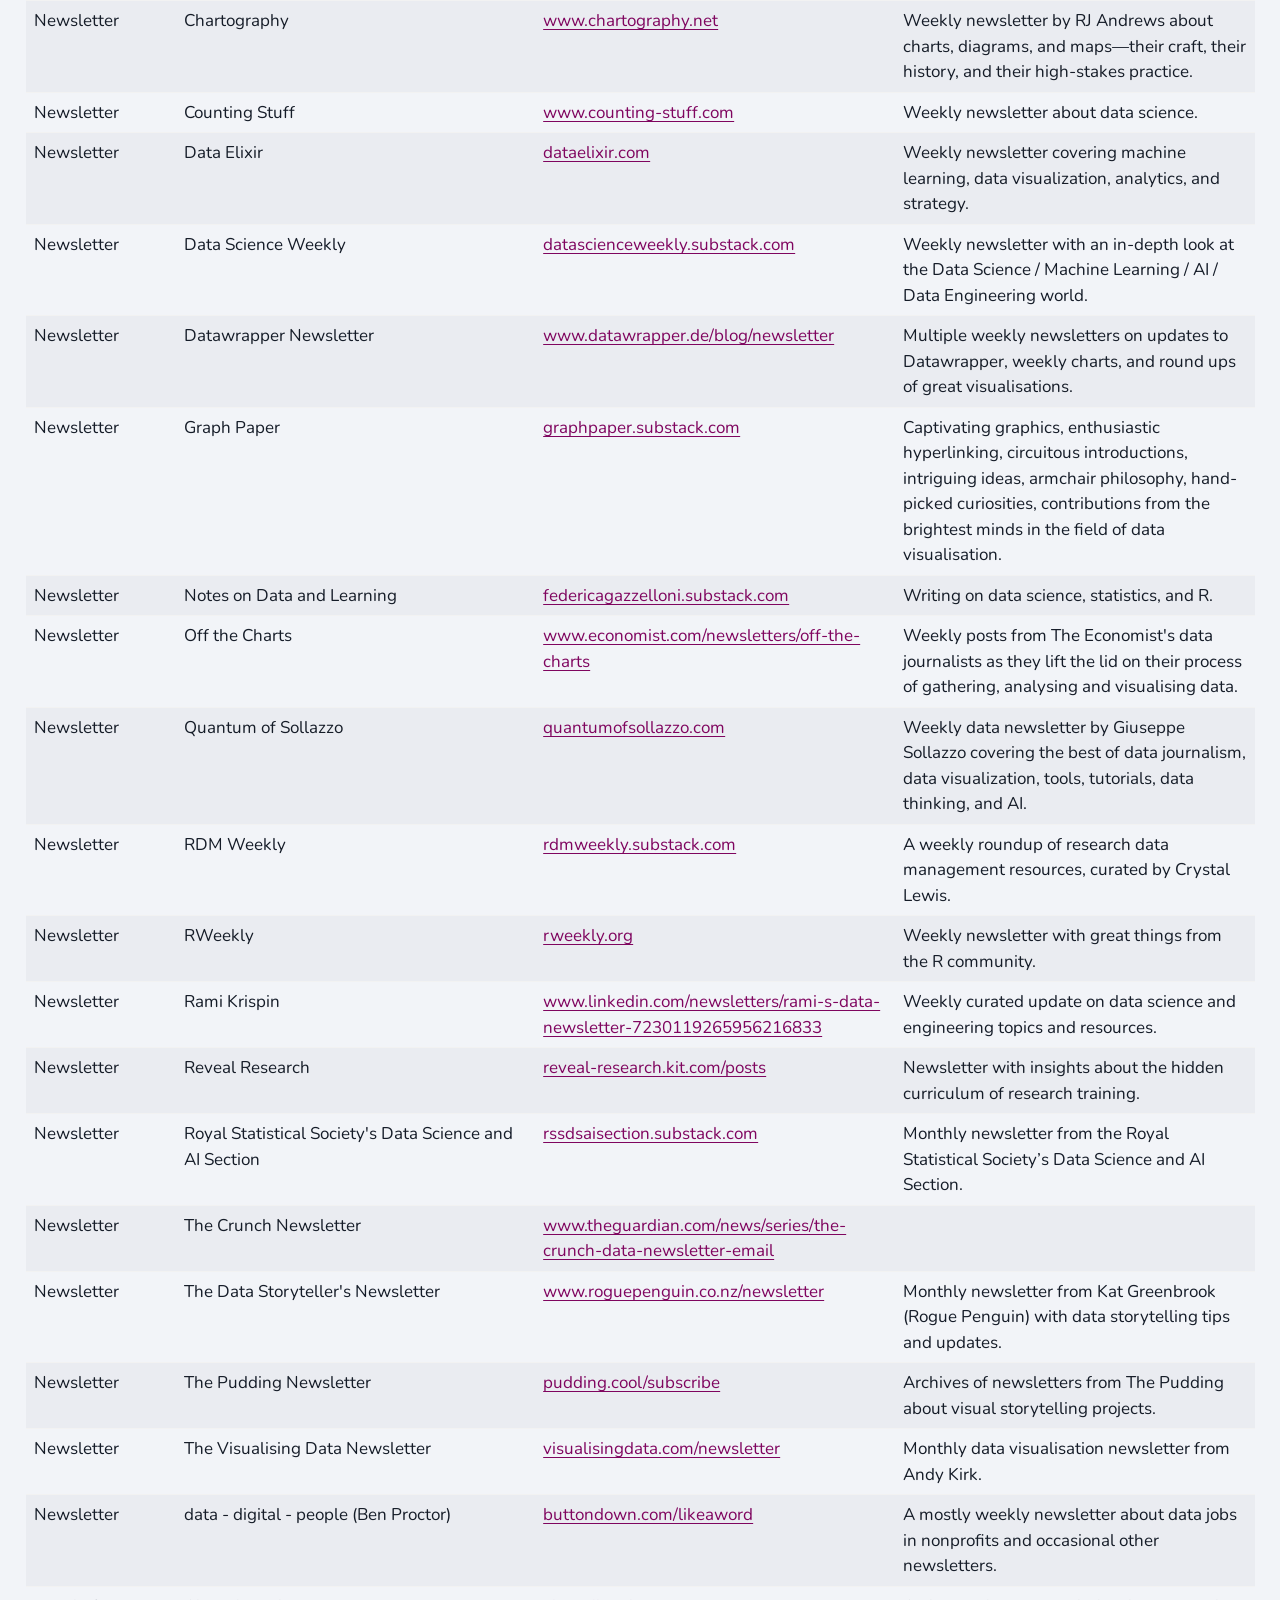
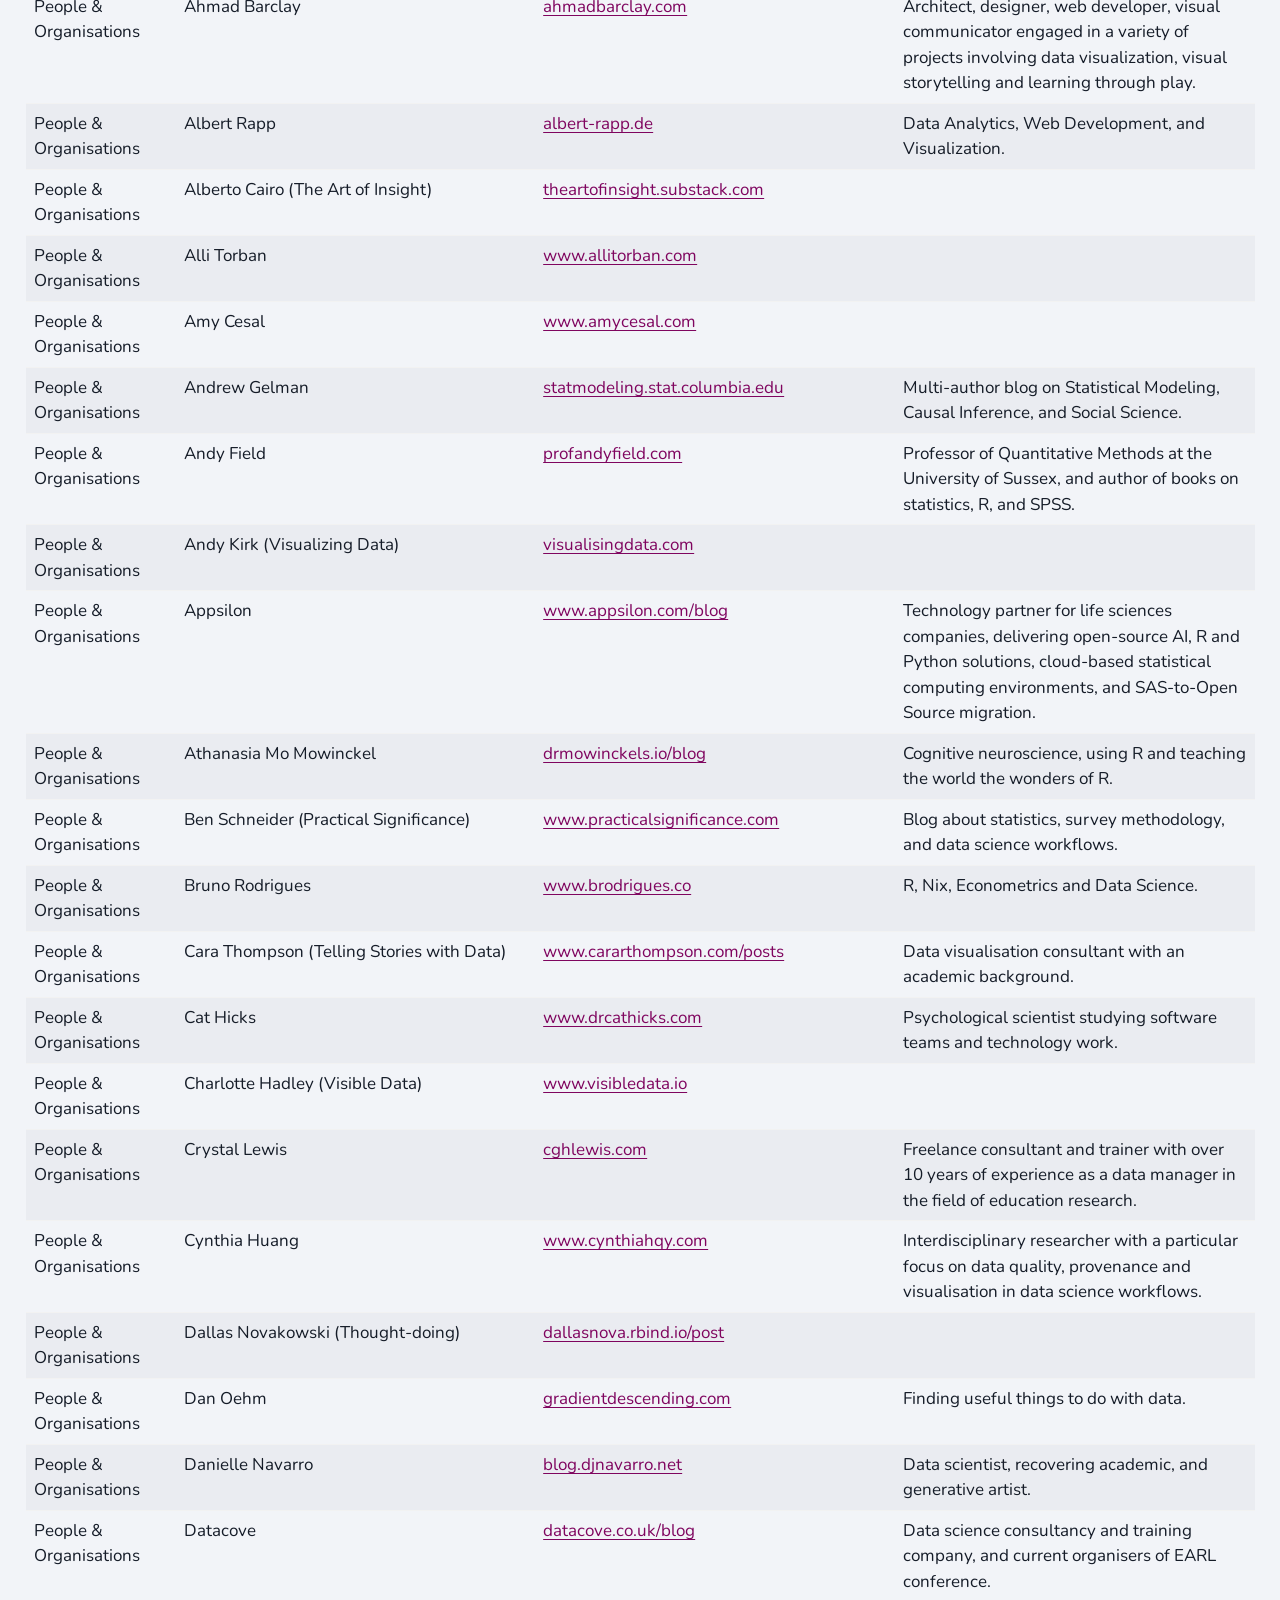
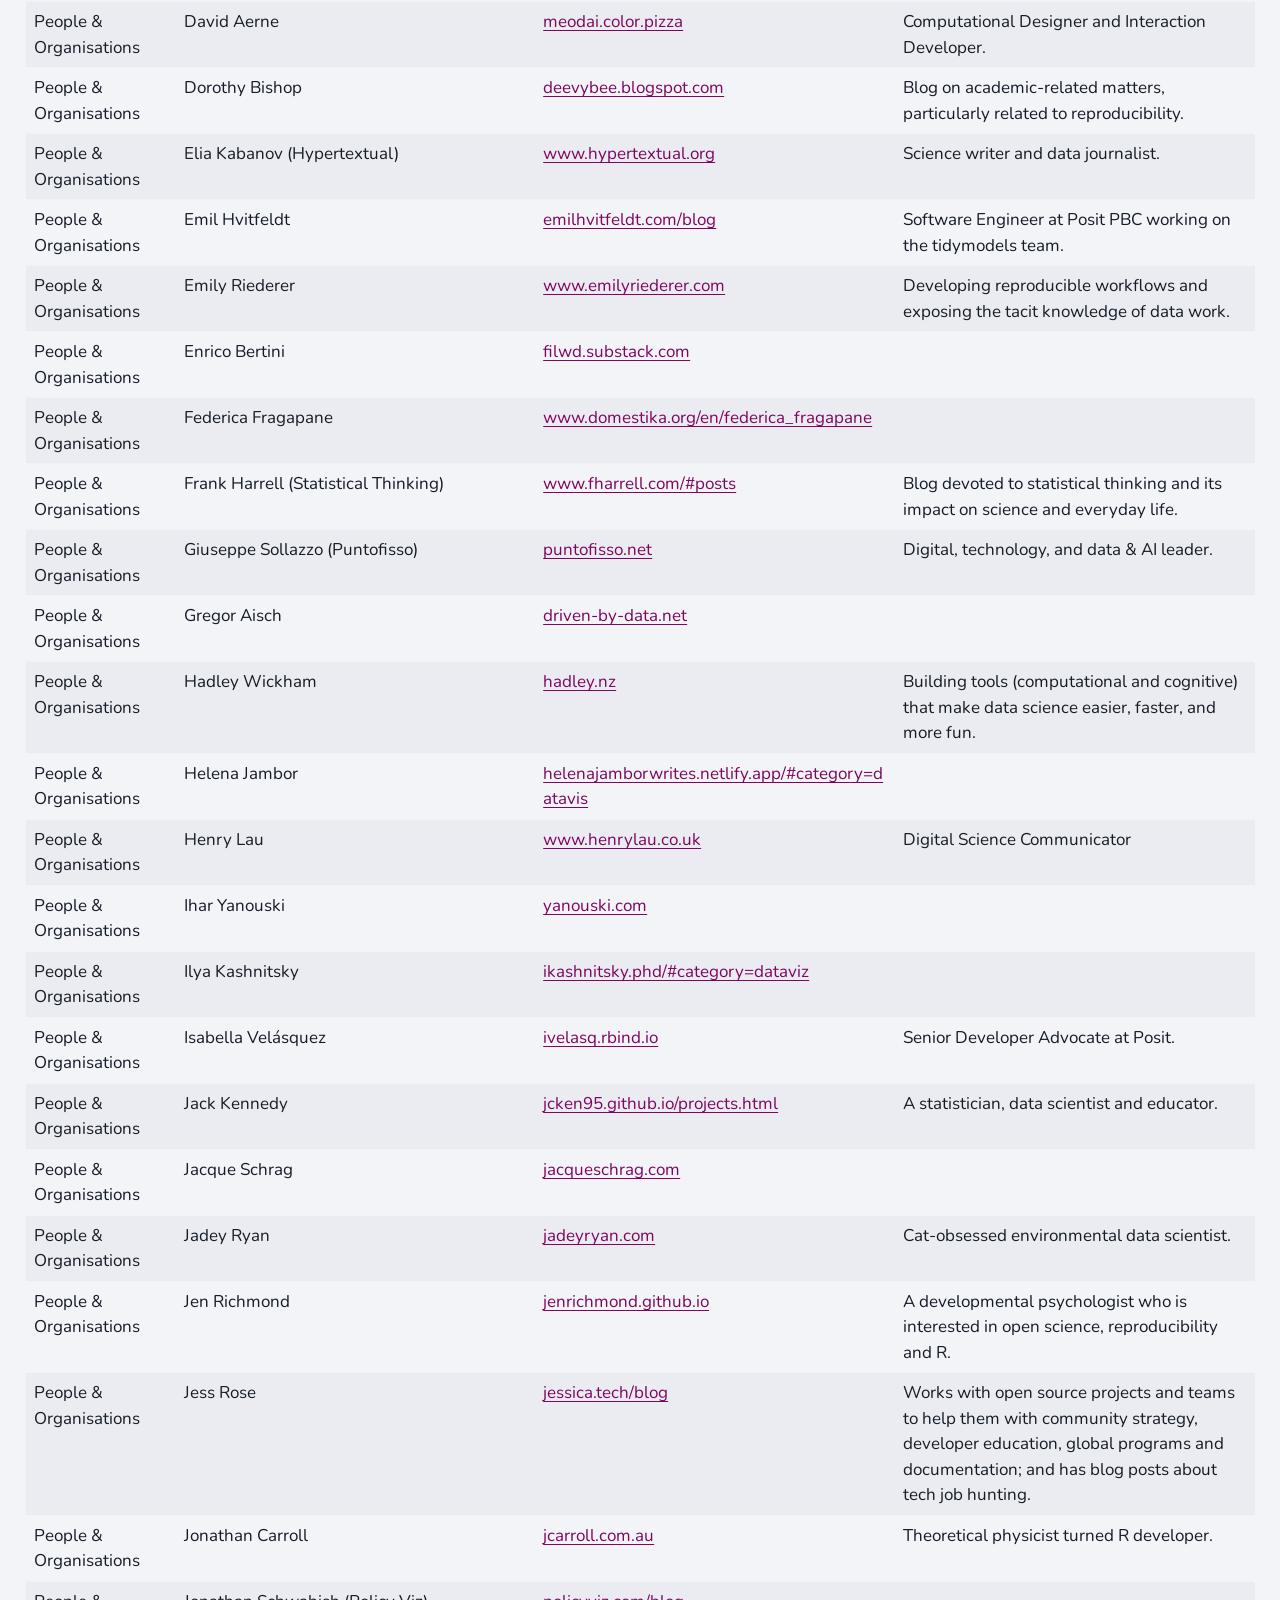
<file: all/index.html>
<!DOCTYPE html>
<html xmlns="http://www.w3.org/1999/xhtml" lang="en" xml:lang="en"><head>

<meta charset="utf-8">
<meta name="generator" content="quarto-1.11.9">

<meta name="viewport" content="width=device-width, initial-scale=1.0, user-scalable=yes">

<meta name="description" content="A collection of useful, freely-available resources and links related to data science, visualisation, AI, teaching statistics, and programming, curated by Nicola Rennie.">

<title>All resources</title>
<style>
/* Default styles provided by pandoc.
** See https://pandoc.org/MANUAL.html#variables-for-html for config info.
*/
span.smallcaps{font-variant: small-caps;}
div.columns{display: flex; gap: 1.5em;}
div.column{flex: auto;}
@media screen {
div.columns{gap: min(4vw, 1.5em);}
div.column{overflow-x: auto;}
}
div.hanging-indent{margin-left: 1.5em; text-indent: -1.5em;}
ul.task-list{list-style: none;}
ul.task-list li input[type="checkbox"] {
  width: 0.8em;
  margin: 0 0.8em 0.2em -1em; /* quarto-specific, see https://github.com/quarto-dev/quarto-cli/issues/4556 */ 
  vertical-align: middle;
}
</style>


<script src="../site_libs/quarto-nav/quarto-nav.js"></script>
<script src="../site_libs/quarto-nav/headroom.min.js"></script>
<script src="../site_libs/clipboard/clipboard.min.js"></script>
<script src="../site_libs/quarto-search/autocomplete.umd.js"></script>
<script src="../site_libs/quarto-search/fuse.min.js"></script>
<script src="../site_libs/quarto-search/quarto-search.js"></script>
<meta name="quarto:offset" content="../">
<link href="../assets/img/favicon.ico" rel="icon">
<script src="../site_libs/quarto-html/quarto.js" type="module"></script>
<script src="../site_libs/quarto-html/tabsets/tabsets.js" type="module"></script>
<script src="../site_libs/quarto-html/scrollable-regions/scrollable-regions.js" type="module"></script>
<script src="../site_libs/quarto-html/popper.min.js"></script>
<script src="../site_libs/quarto-html/tippy.umd.min.js"></script>
<script src="../site_libs/quarto-html/anchor.min.js"></script>
<link href="../site_libs/quarto-html/tippy.css" rel="stylesheet">
<link href="../site_libs/quarto-html/quarto-syntax-highlighting-63b5708e65d6cd79cd7618c58d0c21e7.css" rel="stylesheet" class="quarto-color-scheme" id="quarto-text-highlighting-styles">
<link href="../site_libs/quarto-html/quarto-syntax-highlighting-dark-447e42e69aaa9833c0ba1b986f430b20.css" rel="stylesheet" class="quarto-color-scheme quarto-color-alternate" id="quarto-text-highlighting-styles">
<link href="../site_libs/quarto-html/quarto-syntax-highlighting-63b5708e65d6cd79cd7618c58d0c21e7.css" rel="stylesheet" class="quarto-color-scheme-extra" id="quarto-text-highlighting-styles">
<script src="../site_libs/bootstrap/bootstrap.min.js"></script>
<link href="../site_libs/bootstrap/bootstrap-icons.css" rel="stylesheet">
<link href="../site_libs/bootstrap/bootstrap-e3c501655448dfd1e3cc73dab5965bcd.min.css" rel="stylesheet" append-hash="true" class="quarto-color-scheme" id="quarto-bootstrap" data-mode="light">
<link href="../site_libs/bootstrap/bootstrap-dark-0c67c843d53622fe3d99f4b36ed382e3.min.css" rel="stylesheet" append-hash="true" class="quarto-color-scheme quarto-color-alternate" id="quarto-bootstrap" data-mode="dark">
<link href="../site_libs/bootstrap/bootstrap-e3c501655448dfd1e3cc73dab5965bcd.min.css" rel="stylesheet" append-hash="true" class="quarto-color-scheme-extra" id="quarto-bootstrap" data-mode="light">
<script id="quarto-search-options" type="application/json">{
  "location": "navbar",
  "copy-button": false,
  "collapse-after": 3,
  "panel-placement": "end",
  "type": "overlay",
  "limit": 50,
  "keyboard-shortcut": [
    "f",
    "/",
    "s"
  ],
  "show-item-context": false,
  "language": {
    "search-no-results-text": "No results",
    "search-matching-documents-text": "matching documents",
    "search-copy-link-title": "Copy link to search",
    "search-hide-matches-text": "Hide additional matches",
    "search-more-match-text": "more match in this document",
    "search-more-matches-text": "more matches in this document",
    "search-clear-button-title": "Clear",
    "search-text-placeholder": "",
    "search-detached-cancel-button-title": "Cancel",
    "search-submit-button-title": "Submit",
    "search-label": "Search"
  }
}</script>
<script src="../site_libs/core-js-2.5.3/shim.min.js"></script>
<script src="../site_libs/react-18.2.0/react.min.js"></script>
<script src="../site_libs/react-18.2.0/react-dom.min.js"></script>
<script src="../site_libs/reactwidget-2.0.0/react-tools.js"></script>
<link href="../site_libs/htmltools-fill-0.5.9/fill.css" rel="stylesheet">
<script src="../site_libs/htmlwidgets-1.6.4/htmlwidgets.js"></script>
<link href="../site_libs/reactable-0.4.5/reactable.css" rel="stylesheet">
<script src="../site_libs/reactable-binding-0.4.5/reactable.js"></script>


<meta property="og:title" content="All resources">
<meta property="og:description" content="A collection of useful, freely-available resources and links related to data science, visualisation, AI, teaching statistics, and programming, curated by Nicola Rennie.">
<meta property="og:image" content="https://nrennie.github.io/resources/all/featured.png">
<meta property="og:image:height" content="1200">
<meta property="og:image:width" content="1200">
<meta name="twitter:title" content="All resources">
<meta name="twitter:description" content="A collection of useful, freely-available resources and links related to data science, visualisation, AI, teaching statistics, and programming, curated by Nicola Rennie.">
<meta name="twitter:image" content="https://nrennie.github.io/resources/all/featured.png">
<meta name="twitter:card" content="summary_large_image">
</head>

<body class="floating nav-fixed quarto-light"><a id="quarto-skip-link" class="visually-hidden-focusable" href="#quarto-document-content">Skip to main content</a><script id="quarto-html-before-body" type="application/javascript">
    const toggleBodyColorMode = (bsSheetEl) => {
      const mode = bsSheetEl.getAttribute("data-mode");
      const bodyEl = window.document.querySelector("body");
      if (mode === "dark") {
        bodyEl.classList.add("quarto-dark");
        bodyEl.classList.remove("quarto-light");
      } else {
        bodyEl.classList.add("quarto-light");
        bodyEl.classList.remove("quarto-dark");
      }
    }
    const toggleBodyColorPrimary = () => {
      const bsSheetEl = window.document.querySelector("link#quarto-bootstrap:not([rel=disabled-stylesheet])");
      if (bsSheetEl) {
        toggleBodyColorMode(bsSheetEl);
      }
    }
    const setColorSchemeToggle = (alternate) => {
      const toggles = window.document.querySelectorAll('.quarto-color-scheme-toggle');
      for (let i=0; i < toggles.length; i++) {
        const toggle = toggles[i];
        if (toggle) {
          toggle.setAttribute("aria-checked", alternate ? "true" : "false");
          if (alternate) {
            toggle.classList.add("alternate");
          } else {
            toggle.classList.remove("alternate");
          }
        }
      }
    };
    const toggleColorMode = (alternate) => {
      // Switch the stylesheets
      const primaryStylesheets = window.document.querySelectorAll('link.quarto-color-scheme:not(.quarto-color-alternate)');
      const alternateStylesheets = window.document.querySelectorAll('link.quarto-color-scheme.quarto-color-alternate');
      manageTransitions('#quarto-margin-sidebar .nav-link', false);
      if (alternate) {
        // note: dark is layered on light, we don't disable primary!
        enableStylesheet(alternateStylesheets);
        for (const sheetNode of alternateStylesheets) {
          if (sheetNode.id === "quarto-bootstrap") {
            toggleBodyColorMode(sheetNode);
          }
        }
      } else {
        disableStylesheet(alternateStylesheets);
        enableStylesheet(primaryStylesheets)
        toggleBodyColorPrimary();
      }
      manageTransitions('#quarto-margin-sidebar .nav-link', true);
      // Switch the toggles
      setColorSchemeToggle(alternate)
    }
    // Hack to workaround the fact that safari doesn't
    // properly recolor the scrollbar when toggling (#1455).
    // Not run on load: stylesheets are set before first paint there, and
    // scrolling would undo the scroll to a URL fragment (#14973).
    // The one pixel nudge keeps the reader where they were.
    const refreshSafariScrollbar = () => {
      if (navigator.userAgent.indexOf('Safari') > 0 && navigator.userAgent.indexOf('Chrome') == -1) {
        manageTransitions("body", false);
        const scrollY = window.scrollY;
        window.scrollTo(0, scrollY > 0 ? scrollY - 1 : 1);
        setTimeout(() => {
          window.scrollTo(0, scrollY);
          manageTransitions("body", true);
        }, 40);
      }
    }
    const disableStylesheet = (stylesheets) => {
      for (let i=0; i < stylesheets.length; i++) {
        const stylesheet = stylesheets[i];
        stylesheet.rel = 'disabled-stylesheet';
      }
    }
    const enableStylesheet = (stylesheets) => {
      for (let i=0; i < stylesheets.length; i++) {
        const stylesheet = stylesheets[i];
        if(stylesheet.rel !== 'stylesheet') { // for Chrome, which will still FOUC without this check
          stylesheet.rel = 'stylesheet';
        }
      }
    }
    const manageTransitions = (selector, allowTransitions) => {
      const els = window.document.querySelectorAll(selector);
      for (let i=0; i < els.length; i++) {
        const el = els[i];
        if (allowTransitions) {
          el.classList.remove('notransition');
        } else {
          el.classList.add('notransition');
        }
      }
    }
    const isFileUrl = () => {
      return window.location.protocol === 'file:';
    }
    const hasAlternateSentinel = () => {
      let styleSentinel = getColorSchemeSentinel();
      if (styleSentinel !== null) {
        return styleSentinel === "alternate";
      } else {
        return false;
      }
    }
    const setStyleSentinel = (alternate) => {
      const value = alternate ? "alternate" : "default";
      if (!isFileUrl()) {
        window.localStorage.setItem("quarto-color-scheme", value);
      } else {
        localAlternateSentinel = value;
      }
    }
    const getColorSchemeSentinel = () => {
      if (!isFileUrl()) {
        const storageValue = window.localStorage.getItem("quarto-color-scheme");
        return storageValue != null ? storageValue : localAlternateSentinel;
      } else {
        return localAlternateSentinel;
      }
    }
    const toggleGiscusIfUsed = (isAlternate, darkModeDefault) => {
      const baseTheme = document.querySelector('#giscus-base-theme')?.value ?? 'light';
      const alternateTheme = document.querySelector('#giscus-alt-theme')?.value ?? 'dark';
      let newTheme = '';
      if(authorPrefersDark) {
        newTheme = isAlternate ? baseTheme : alternateTheme;
      } else {
        newTheme = isAlternate ? alternateTheme : baseTheme;
      }
      const changeGiscusTheme = () => {
        // From: https://github.com/giscus/giscus/issues/336
        const sendMessage = (message) => {
          const iframe = document.querySelector('iframe.giscus-frame');
          if (!iframe) return;
          iframe.contentWindow.postMessage({ giscus: message }, 'https://giscus.app');
        }
        sendMessage({
          setConfig: {
            theme: newTheme
          }
        });
      }
      const isGiscussLoaded = window.document.querySelector('iframe.giscus-frame') !== null;
      if (isGiscussLoaded) {
        changeGiscusTheme();
      }
    };
    const authorPrefersDark = false;
    const darkModeDefault = authorPrefersDark;
      document.querySelector('link#quarto-text-highlighting-styles.quarto-color-scheme-extra').rel = 'disabled-stylesheet';
      document.querySelector('link#quarto-bootstrap.quarto-color-scheme-extra').rel = 'disabled-stylesheet';
    let localAlternateSentinel = darkModeDefault ? 'alternate' : 'default';
    // Dark / light mode switch
    window.quartoToggleColorScheme = () => {
      // Read the current dark / light value
      let toAlternate = !hasAlternateSentinel();
      toggleColorMode(toAlternate);
      refreshSafariScrollbar();
      setStyleSentinel(toAlternate);
      toggleGiscusIfUsed(toAlternate, darkModeDefault);
      window.dispatchEvent(new Event('resize'));
    };
    // Switch to dark mode if need be
    if (hasAlternateSentinel()) {
      toggleColorMode(true);
    } else {
      toggleColorMode(false);
    }
  </script>

<div id="quarto-search-results"></div>
  <header id="quarto-header" class="headroom fixed-top">
    <nav class="navbar navbar-expand-lg " data-bs-theme="dark" aria-label="Site">
      <div class="navbar-container container-fluid">
          <button class="navbar-toggler" type="button" data-bs-toggle="collapse" data-bs-target="#navbarCollapse" aria-controls="navbarCollapse" aria-expanded="false" aria-label="Toggle navigation" onclick="if (window.quartoToggleHeadroom) { window.quartoToggleHeadroom(); }">
  <span class="navbar-toggler-icon"></span>
</button>
          <div class="collapse navbar-collapse" id="navbarCollapse">
            <ul class="navbar-nav navbar-nav-scroll ms-auto">
  <li class="nav-item">
    <a class="nav-link" href="../index.html"> 
<span class="menu-text">Home</span></a>
  </li>  
</ul>
          </div> <!-- /navcollapse -->
            <div class="quarto-navbar-tools">
    <a href="https://github.com/nrennie/resources" title="" class="quarto-navigation-tool px-1" aria-label=""><i class="bi bi-github"></i></a>
  <button type="button" role="switch" aria-checked="false" class="quarto-color-scheme-toggle quarto-navigation-tool  px-1" onclick="window.quartoToggleColorScheme(); return false;" title="Toggle dark mode" aria-label="Toggle dark mode"><i class="bi"></i></button>
</div>
            <div id="quarto-search" class="" title="Search"></div>
      </div> <!-- /container-fluid -->
    </nav>
</header>
<!-- content -->
<div id="quarto-content" class="quarto-container page-columns page-rows-contents page-layout-full page-navbar">
<!-- sidebar -->
  
<div id="quarto-sidebar-glass" class="quarto-sidebar-collapse-item" data-bs-toggle="collapse" data-bs-target=".quarto-sidebar-collapse-item"></div>
<!-- margin-sidebar -->
    <div id="quarto-margin-sidebar" class="sidebar margin-sidebar zindex-bottom">
    </div>
<!-- main -->
<main class="content column-page" id="quarto-document-content" tabindex="-1">


<header id="title-block-header" class="quarto-title-block default">
<div class="quarto-title">
<h1 class="title">All resources</h1>
<p class="subtitle lead">A collection of useful, freely-available resources and links related to data science, visualisation, AI, teaching statistics, and programming.</p>
</div>

<div>
  <div class="description">
    A collection of useful, freely-available resources and links related to data science, visualisation, AI, teaching statistics, and programming, curated by Nicola Rennie.
  </div>
</div>


<div class="quarto-title-meta column-page">

    
  
    
  </div>
  


</header>


<p>This resource list was last updated on Nov 25, 2026. Want to add a resource? File an issue or edit the <code>resources.csv</code> file on <a href="https://github.com/nrennie/resources">GitHub</a> and submit a PR.</p>
<p>Links to external websites are provided for convenience and informational purposes only. We do not endorse, guarantee, or take responsibility for the accuracy, reliability, or content of any linked site.</p>
<div class="cell">
<div class="cell-output-display">
<div class="reactable html-widget html-fill-item" id="resources-tbl" style="width:auto;height:auto;"></div>
<script type="application/json" data-for="resources-tbl">{"x":{"tag":{"name":"Reactable","attribs":{"data":{"Type":["Academic Articles & Journals","Academic Articles & Journals","Academic Articles & Journals","Academic Articles & Journals","Academic Articles & Journals","Academic Articles & Journals","Academic Articles & Journals","Academic Articles & Journals","Academic Articles & Journals","Academic Articles & Journals","Academic Articles & Journals","Academic Articles & Journals","Academic Articles & Journals","Academic Articles & Journals","Academic Articles & Journals","Academic Articles & Journals","Accessibility & Colour","Accessibility & Colour","Accessibility & Colour","Accessibility & Colour","Accessibility & Colour","Accessibility & Colour","Accessibility & Colour","Accessibility & Colour","Accessibility & Colour","Accessibility & Colour","Accessibility & Colour","Accessibility & Colour","Accessibility & Colour","Accessibility & Colour","Accessibility & Colour","Accessibility & Colour","Accessibility & Colour","Accessibility & Colour","Accessibility & Colour","Accessibility & Colour","Accessibility & Colour","Challenge","Challenge","Challenge","Challenge","Challenge","Challenge","Challenge","Challenge","Community & Events","Community & Events","Community & Events","Community & Events","Community & Events","Community & Events","Community & Events","Community & Events","Community & Events","Community & Events","Community & Events","Community & Events","Community & Events","Community & Events","Community & Events","Community & Events","Community & Events","Community & Events","Community & Events","Community & Events","Community & Events","Community & Events","Community & Events","Community & Events","Community & Events","Community & Events","Community & Events","Community & Events","Community & Events","Community & Events","Community & Events","Community & Events","Community & Events","Community & Events","Community & Events","Community & Events","Data","Data","Data","Data","Data","Data","Data","Data","Data","Data","Data","Data","Data","Data","Data","Data","Data","Data","Data","Data","Data","Data","Data","Data","Data","Data","Data","Inspiration","Inspiration","Inspiration","Inspiration","Inspiration","Inspiration","Inspiration","Inspiration","Inspiration","Inspiration","Inspiration","Inspiration","Inspiration","Inspiration","Inspiration","Inspiration","Inspiration","Inspiration","Inspiration","Inspiration","Inspiration","Inspiration","Inspiration","Inspiration","Inspiration","Inspiration","Inspiration","Inspiration","Inspiration","Newsletter","Newsletter","Newsletter","Newsletter","Newsletter","Newsletter","Newsletter","Newsletter","Newsletter","Newsletter","Newsletter","Newsletter","Newsletter","Newsletter","Newsletter","Newsletter","Newsletter","Newsletter","Newsletter","Newsletter","People & Organisations","People & Organisations","People & Organisations","People & Organisations","People & Organisations","People & Organisations","People & Organisations","People & Organisations","People & Organisations","People & Organisations","People & Organisations","People & Organisations","People & Organisations","People & Organisations","People & Organisations","People & Organisations","People & Organisations","People & Organisations","People & Organisations","People & Organisations","People & Organisations","People & Organisations","People & Organisations","People & Organisations","People & Organisations","People & Organisations","People & Organisations","People & Organisations","People & Organisations","People & Organisations","People & Organisations","People & Organisations","People & Organisations","People & Organisations","People & Organisations","People & Organisations","People & Organisations","People & Organisations","People & Organisations","People & Organisations","People & Organisations","People & Organisations","People & Organisations","People & Organisations","People & Organisations","People & Organisations","People & Organisations","People & Organisations","People & Organisations","People & Organisations","People & Organisations","People & Organisations","People & Organisations","People & Organisations","People & Organisations","People & Organisations","People & Organisations","People & Organisations","People & Organisations","People & Organisations","People & Organisations","People & Organisations","People & Organisations","People & Organisations","People & Organisations","People & Organisations","People & Organisations","People & Organisations","People & Organisations","People & Organisations","People & Organisations","People & Organisations","People & Organisations","People & Organisations","People & Organisations","People & Organisations","People & Organisations","People & Organisations","People & Organisations","People & Organisations","People & Organisations","People & Organisations","People & Organisations","People & Organisations","People & Organisations","People & Organisations","People & Organisations","People & Organisations","People & Organisations","People & Organisations","People & Organisations","People & Organisations","People & Organisations","People & Organisations","People & Organisations","People & Organisations","People & Organisations","People & Organisations","People & Organisations","Programming Books","Programming Books","Programming Books","Programming Books","Programming Books","Programming Books","Programming Books","Programming Books","Programming Books","Programming Books","Programming Books","Programming Books","Programming Books","Programming Books","Programming Books","Programming Books","Programming Books","Programming Books","Programming Books","Programming Books","Programming Books","Programming Books","Programming Books","Programming Books","Programming Books","Programming Books","Programming Books","Programming Books","Programming Books","Programming Books","Programming Books","Programming Books","Programming Books","Programming Books","Programming Books","Programming Books","Programming Books","Programming Books","Programming Books","Programming Books","Programming Books","Programming Books","Programming Books","Programming Books","Programming Books","Programming Books","Programming Books","Programming Books","Programming Books","Programming Books","Programming Books","Programming Books","Programming Books","Programming Books","Programming Books","Programming Books","Programming Books","Programming Books","Programming Books","Programming Books","Programming Books","Programming Books","Programming Books","Resource List","Resource List","Resource List","Resource List","Resource List","Resource List","Resource List","Resource List","Resource List","Resource List","Resource List","Resource List","Resource List","Software & Packages","Software & Packages","Software & Packages","Software & Packages","Software & Packages","Software & Packages","Software & Packages","Software & Packages","Software & Packages","Software & Packages","Software & Packages","Software & Packages","Software & Packages","Software & Packages","Software & Packages","Software & Packages","Software & Packages","Videos & Podcasts","Videos & Podcasts","Videos & Podcasts","Videos & Podcasts","Videos & Podcasts","Videos & Podcasts","Videos & Podcasts","Videos & Podcasts","Videos & Podcasts","Website","Website","Website","Website","Website","Website","Website","Website","Website","Website","Website","Website","Website","Website","Website","Website","Website","Website","Website","Website","Website","Website","Website","Website","Website","Website","Website","Website","Website","Website","Website","Website","Website","Website","Website","Website","Website","Website","Website","Website","Website","Website","Website"],"Title":["A checklist for designing and improving the visualization of scientific data","A layered grammar of graphics","Automating the design of graphical presentations of relational information","Graphical Perception: Theory, Experimentation, and Application to the Development of Graphical Methods","Information Visualization","Journal of Data Science, Statistics, and Visualisation","Journal of Statistics and Data Science Education","Judgment error in pie chart variations","Nightingale","Preference for and understanding of graphs presenting health risk information. The role of age, health literacy, numeracy and graph literacy","Psychology of data visualization","Visible Language","Visualizing real-time multivariate data using preattentive processing","Visualizing uncertainty about the future","What Makes a Visualization Memorable?","ggdist: Visualizations of Distributions and Uncertainty in the Grammar of Graphics","Accessible Colour Palette Contrast Checker","Analysing and comparing color palettes with cols4all","Building color palettes in your data visualization style guides","CARTOColors","Chartability","Color Blender","ColorBrewer","Coolors","Data viz contrast tool","Dataviz accessibility resources","GeoPalettes","How to find and create good color palettes","How to write text descriptions (alt text) in BBC News articles","Making charts accessible","Poline","Python color palette finder","This hue shall pass","Viz Palette","Why your data viz needs alt text","Writing alt text for data visualization","dittoTones","30 Day Chart Challenge","30 Day Map Challenge","Makeover Monday","Pacific Data Viz Challenge","Sports Viz Sunday","Storytelling with Data","Viz for Social Good","Wonderful Wednesdays","A list of R conferences and meetings","Burwalls","Consortium for the Advancement of Undergraduate Statistics Education (CAUSE)","Data Science Learning Community","Data Visualization Society","Dataviz Conferences in 2025","EuroVis","Geospatial Conferences","IEEE VIS","International Association for Statistics Education","International Conference on Teaching Statistics (ICOTS)","NHS RAP Community of Practice","NHS-R Community","PSI Visualisation Special Interest Group","Posit Data Science Hangout","Posit Data Science Lab","PyData","PyLadies","R User Community Events","R-Ladies+","R/Pharma","RSS Teaching Statistics Section","RoSE (Researchers of Statistics Education) Network","Rust Discord","SSA Statistics Education Section","Tableau Community","Teaching and Learning Mathematics Online (TALMO)","UK Conference On Teaching Statistics (UKCOTS)","Women in AI","Women in Dataviz","Women of Open Source","Women+ in Geospatial","her data","pyOpenSci","rOpenSci","rainbowR","Awesome Public Datasets","Climate Dataset Gallery","Data Commons","Data Is Plural","Data.gov","Data/Sources Repo","Dryad","European Data","Free Datasets for Social Science Research","Global Data Tracker","Google Dataset Search","Information is Beautiful","NBN Atlas","NHS Digital","NHSRdatasets","Office for National Statistics","Office for National Statistics API","Open Geography Portal","Open Innovations","Rdatasets","Teaching of Statistics in the Health Sciences","TidyTuesday","UK Data Service","UK Hex Maps","Unified UK Census Data","tidyRainbow","unicefData","2020 30 Day Map Challenge Gallery","30 Day Chart Challenge Bluesky","Beautiful Public Data","Data & Eggs","Data is Beautiful","Datawrapper Blog","Engineers of Map Art","Financial Times Visual Journalism","Help Me Viz","Information is Beautiful","Massachusetts (Massive) Visualization Dataset","New York Times (What's Going On in This Graph?)","Our World in Data","PSI Wonderful Wednesdays","Python Graph Gallery","R Graph Gallery","Recreations of W.E.B Dubois's Data Portraits","Sports Viz Sunday","Storytelling with Data","Storytelling with Data","The Guardian Visual Journalism","The Plot","The Pudding","TidyTuesday Bluesky Feed","USAFacts","Visual Capitalist","Wonderful Wednesdays","World Mapper","https://www.climate.us/maps-data","Art of Process: Transforming Data Into Meaningful Stories","Chartography","Counting Stuff","Data Elixir","Data Science Weekly","Datawrapper Newsletter","Graph Paper","Notes on Data and Learning","Off the Charts","Quantum of Sollazzo","RDM Weekly","RWeekly","Rami Krispin","Reveal Research","Royal Statistical Society's Data Science and AI Section","The Crunch Newsletter","The Data Storyteller's Newsletter","The Pudding Newsletter","The Visualising Data Newsletter","data - digital - people (Ben Proctor)","Ahmad Barclay","Albert Rapp","Alberto Cairo (The Art of Insight)","Alli Torban","Amy Cesal","Andrew Gelman","Andy Field","Andy Kirk (Visualizing Data)","Appsilon","Athanasia Mo Mowinckel","Ben Schneider (Practical Significance)","Bruno Rodrigues","Cara Thompson (Telling Stories with Data)","Cat Hicks","Charlotte Hadley (Visible Data)","Crystal Lewis","Cynthia Huang","Dallas Novakowski (Thought-doing)","Dan Oehm","Danielle Navarro","Datacove","David Aerne","Dorothy Bishop","Elia Kabanov (Hypertextual)","Emil Hvitfeldt","Emily Riederer","Enrico Bertini","Federica Fragapane","Frank Harrell (Statistical Thinking)","Giuseppe Sollazzo (Puntofisso)","Gregor Aisch","Hadley Wickham","Helena Jambor","Henry Lau","Ihar Yanouski","Ilya Kashnitsky","Isabella Velásquez","Jack Kennedy","Jacque Schrag","Jadey Ryan","Jen Richmond","Jess Rose","Jonathan Carroll","Jonathan Schwabish (Policy Viz)","Josiah Parry","Julia Bloggers","Julia Silge","Jumping Rivers","Kat Greenbrook (Rogue Penguin)","Kieran Healy","Koen Van den Eeckhout (Baryon)","Kristen Maevyn","Lisa Charlotte Muth","Lisa Hornung (Inside Numbers)","Luis D. Verde Arregoitia","Matt Khinda","Matthew B. Jané","Matthias Stahl","Maëlle Salmon","Meghan Harris","Michael Friendly","Mine Dogucu","Mircea Zloteanu","Moritz Stefaner (Truth and Beauty)","Nadieh Bremer (Visual Cinnamon)","Nathan Yau (Flowing Data)","Neil Richards (Questions in Dataviz)","Nic Crane","Nicola Rennie","Olga Martel","Open Forecasting","Or Misgav","Posit","R Bloggers","RJ Andrews (Info We Trust)","Rami Krispin","Rebecca Barter","Rita Giordano","Roger Beecham","Shannon Pileggi","Shirley Wu","Simon Couch","Sophie Lee (S-Cubed)","Stephen Turner","Steven Paul Sanderson II","Tanya Shapiro","Teaching Statistics Trust","ThinkR","Thomas Lumley","Tidyverse","Tiziana Alocci","Wendy Shijia","Will Chase","Yan Holtz","Yanina Bellini Saibene","Yihui Xie","Zak Varty","Zane Wolf","rOpenSci","AI with R","Advanced R","An Introduction to Statistical Learning","Bayes Rules","Big Book of R","Building reproducible analytical pipelines (RAP) with R","D3 in Depth","Data Management in Large-Scale Education Research","Data Science at the Command Line","Data Science in Education Using R","Data Visualization with Plotnine","Data Visualization: A Practical Introduction","Deep Learning and Scientific Computing with R torch","Efficient Machine Learning with R","Efficient R Programming","Engineering Production-Grade Shiny Apps","Exploring Complex Survey Data Analysis Using R","Forecasting and Analytics with the Augmented Dynamic Adaptive Model (ADAM)","Forecasting: Principles and Practice","Fundamentals of Data Visualization","Geocomputation with R","Geospatial Health Data: Modeling and Visualization with R-INLA and Shiny","Getting (more out of) Graphics","Git in Practice","HTTP testing in R","Happy Git with R","Hello Data Science","JavaScript for Data Science","JavaScript for R","Large Language Model tools for R","Mastering Shiny","Model-based geostatistics for global public health using R","Pro Git","Python Polars: The Definitive Guide","Python for Data Analysis","Python for Data Science","R Cookbook","R Graphics Cookbook","R Markdown: The Definitive Guide","R Packages","R for Data Science","R for Health Data Science","R for the Rest of Us: A Statistics-Free Introduction","R in Production","Scaling Up With R and Arrow","Spatial Statistics for Data Science: Theory and Practice with R","Statistical Inference via Data Science: A ModernDive into R and the Tidyverse (2e)","Supervised Machine Learning for Text Analysis in R","Teaching Programming Across Disciplines","Telling Stories with Data","Text Mining with R","The Art of Data Visualization with ggplot2","The Carpentries Community Cookbook","The Epidemiologist R Handbook","The Rust Programming Language","Think Bayes","Tidy Modelling with R","Visualization for Social Data Science","What They Forgot to Teach You About R","ggiraph Book","ggplot2 extended","ggplot2 extension cookbook","ggplot2: Elegant Graphics for Data Analysis","#statstab","Awesome Dataviz","Awesome Quarto","Data Folks: List of information designers","Data visualization podcasts","Henry Lau resources","More than maps external resources","Posit Agent Skills","The Pudding (Our Resources)","Visualization design resources","Visualizing Data resources","VizDex","VizDex","Codex","D3","Datawrapper","Figma","Flourish","Highcharts","Inkscape","Observable","Pele","Plotnine","Posit Assistant","QGIS","RAWGraphs","SveltePlot","Tableau","dbt Charts","ggplot2","Albert Rapp","Julia Silge","Posit Data Science Lab recordings","R for the Rest of Us Podcast","RWeekly Podcast","Statistics Globe","Svelte + D3 Training (Matthias Stahl)","The Coatless Professor","posit::conf(2025) recordings","99 data viz rules and why it's OK to break them","A ggplot2 Grammar Guide","Channel Brewer","Data Feminism","Data Visualization Style Guides","Data Viz Project","Diffify","Discovering Statistics","EcoEvoApps","FT Visual Vocabulary","FaceTypes","From Data to Viz","Geography for Statistics Training","GitMastery","Government Analysis Function","HDR Global","Mistakes, we've drawn a few","ONS Data Visualisation Manual","ONS Digital Blog","Oh My Git!","Open Visualization Academy","Ordnance Survey: More than maps","Posit Open Source","PsyTeachR","Quarto","R for the Rest of Us","RSS Best Practices for Data Visualisation","RSS Teaching Resources","Rare Maps","Real World Data Science","Saloni's guide to data visualization","Significance Magazine","Site Seeing","The Economist Design System","The National Teaching Repository","The Turing Way","Tidymodels website","Urban Institute data visualization style guide","Using D3 with Svelte","VisLies","VizHub","Welcome to Svelte","playproj: perspective projections"],"Link":["<a href='https://www.nature.com/articles/s41556-025-01684-z' target = '_blank'>www.nature.com/articles/s41556-025-01684-z<\/a>","<a href='http://dx.doi.org/10.1198/jcgs.2009.07098' target = '_blank'>http://dx.doi.org/10.1198/jcgs.2009.07098<\/a>","<a href='https://doi.org/10.1145/22949.22950' target = '_blank'>doi.org/10.1145/22949.22950<\/a>","<a href='http://euclid.psych.yorku.ca/www/psy6135/papers/ClevelandMcGill1984.pdf' target = '_blank'>http://euclid.psych.yorku.ca/www/psy6135/papers/ClevelandMcGill1984.pdf<\/a>","<a href='https://us.sagepub.com/en-us/nam/journal/information-visualization' target = '_blank'>us.sagepub.com/en-us/nam/journal/information-visualization<\/a>","<a href='https://jdssv.org/' target = '_blank'>jdssv.org<\/a>","<a href='https://www.tandfonline.com/journals/ujse21' target = '_blank'>www.tandfonline.com/journals/ujse21<\/a>","<a href='https://diglib.eg.org/server/api/core/bitstreams/b0fc6407-96c8-4127-b1cb-6ca990b2ddb0/content' target = '_blank'>diglib.eg.org/server/api/core/bitstreams/b0fc6407-96c8-4127-b1cb-6ca990b2ddb0/content<\/a>","<a href='https://nightingaledvs.com/' target = '_blank'>nightingaledvs.com<\/a>","<a href='https://www.sciencedirect.com/science/article/pii/S0738399120303499?via%3Dihub' target = '_blank'>www.sciencedirect.com/science/article/pii/S0738399120303499?via%3Dihub<\/a>","<a href='https://friendly.github.io/6135/' target = '_blank'>friendly.github.io/6135<\/a>","<a href='https://journals.uc.edu/index.php/vl/issue/archive' target = '_blank'>journals.uc.edu/index.php/vl/issue/archive<\/a>","<a href='https://healey.csc.ncsu.edu/publications/15844-visualizing-real-time-multivariate-data-using-preattentive-processing' target = '_blank'>healey.csc.ncsu.edu/publications/15844-visualizing-real-time-multivariate-data-using-preattentive-processing<\/a>","<a href='https://www.stat.berkeley.edu/~aldous/157/Papers/spiegelhalter_visualizing.pdf' target = '_blank'>www.stat.berkeley.edu/~aldous/157/Papers/spiegelhalter_visualizing.pdf<\/a>","<a href='https://ieeexplore.ieee.org/abstract/document/6634103' target = '_blank'>ieeexplore.ieee.org/abstract/document/6634103<\/a>","<a href='https://doi.org/10.1109/TVCG.2023.3327195' target = '_blank'>doi.org/10.1109/TVCG.2023.3327195<\/a>","<a href='https://accessiblepalette.uk' target = '_blank'>accessiblepalette.uk<\/a>","<a href='https://cols4all.github.io/cols4all-R/articles/01_paper.html' target = '_blank'>cols4all.github.io/cols4all-R/articles/01_paper.html<\/a>","<a href='https://pmc.ncbi.nlm.nih.gov/articles/PMC10797256/' target = '_blank'>pmc.ncbi.nlm.nih.gov/articles/PMC10797256<\/a>","<a href='https://carto.com/carto-colors/' target = '_blank'>carto.com/carto-colors<\/a>","<a href='https://chartability.fizz.studio/' target = '_blank'>chartability.fizz.studio<\/a>","<a href='https://meyerweb.com/eric/tools/color-blend/' target = '_blank'>meyerweb.com/eric/tools/color-blend<\/a>","<a href='https://colorbrewer2.org/' target = '_blank'>colorbrewer2.org<\/a>","<a href='https://coolors.co/generate' target = '_blank'>coolors.co/generate<\/a>","<a href='https://datavizcontrast.com/' target = '_blank'>datavizcontrast.com<\/a>","<a href='https://github.com/dataviza11y/resources' target = '_blank'>github.com/dataviza11y/resources<\/a>","<a href='https://dominicroye.github.io/color-for-geoscience/' target = '_blank'>dominicroye.github.io/color-for-geoscience<\/a>","<a href='https://www.datawrapper.de/blog/create-good-color-palettes' target = '_blank'>www.datawrapper.de/blog/create-good-color-palettes<\/a>","<a href='https://www.bbc.co.uk/gel/how-to-write-text-descriptions-alt-text' target = '_blank'>www.bbc.co.uk/gel/how-to-write-text-descriptions-alt-text<\/a>","<a href='https://analysisfunction.civilservice.gov.uk/policy-store/making-analytical-publications-accessible/#section-4' target = '_blank'>analysisfunction.civilservice.gov.uk/policy-store/making-analytical-publications-accessible/#section-4<\/a>","<a href='https://meodai.github.io/poline/' target = '_blank'>meodai.github.io/poline<\/a>","<a href='https://python-graph-gallery.com/color-palette-finder/' target = '_blank'>python-graph-gallery.com/color-palette-finder<\/a>","<a href='https://thishueshallpass.clearleft.com' target = '_blank'>thishueshallpass.clearleft.com<\/a>","<a href='https://projects.susielu.com/viz-palette' target = '_blank'>projects.susielu.com/viz-palette<\/a>","<a href='https://academic.oup.com/jrssig/article/20/1/38/7034177' target = '_blank'>academic.oup.com/jrssig/article/20/1/38/7034177<\/a>","<a href='https://medium.com/nightingale/writing-alt-text-for-data-visualization-2a218ef43f81' target = '_blank'>medium.com/nightingale/writing-alt-text-for-data-visualization-2a218ef43f81<\/a>","<a href='https://meodai.github.io/dittoTones/' target = '_blank'>meodai.github.io/dittoTones<\/a>","<a href='https://github.com/30DayChartChallenge' target = '_blank'>github.com/30DayChartChallenge<\/a>","<a href='https://30daymapchallenge.com/' target = '_blank'>30daymapchallenge.com<\/a>","<a href='https://makeovermonday.co.uk/' target = '_blank'>makeovermonday.co.uk<\/a>","<a href='https://pacificdatavizchallenge.org/' target = '_blank'>pacificdatavizchallenge.org<\/a>","<a href='https://www.sportsvizsunday.com/' target = '_blank'>www.sportsvizsunday.com<\/a>","<a href='https://community.storytellingwithdata.com/challenges' target = '_blank'>community.storytellingwithdata.com/challenges<\/a>","<a href='https://www.vizforsocialgood.com/' target = '_blank'>www.vizforsocialgood.com<\/a>","<a href='https://www.psiweb.org/sigs-special-interest-groups/visualisation/welcome-to-wonderful-wednesdays' target = '_blank'>www.psiweb.org/sigs-special-interest-groups/visualisation/welcome-to-wonderful-wednesdays<\/a>","<a href='https://jumpingrivers.github.io/meetingsR/events.html' target = '_blank'>jumpingrivers.github.io/meetingsR/events.html<\/a>","<a href='https://sites.google.com/view/burwalls/home' target = '_blank'>sites.google.com/view/burwalls/home<\/a>","<a href='https://www.causeweb.org/cause/' target = '_blank'>www.causeweb.org/cause<\/a>","<a href='https://dslc.io/' target = '_blank'>dslc.io<\/a>","<a href='https://www.datavisualizationsociety.org/' target = '_blank'>www.datavisualizationsociety.org<\/a>","<a href='https://medium.com/@yvette110/data-visualization-events-in-2025-a-must-attend-guide-by-datavizlineup-08081964d81c' target = '_blank'>medium.com/@yvette110/data-visualization-events-in-2025-a-must-attend-guide-by-datavizlineup-08081964d81c<\/a>","<a href='https://eurovis.org.uk/' target = '_blank'>eurovis.org.uk<\/a>","<a href='https://github.com/nowosad/geospatial-conferences' target = '_blank'>github.com/nowosad/geospatial-conferences<\/a>","<a href='https://ieeevis.org/' target = '_blank'>ieeevis.org<\/a>","<a href='https://iase-web.org/' target = '_blank'>iase-web.org<\/a>","<a href='https://icots12.oa-event.com/' target = '_blank'>icots12.oa-event.com<\/a>","<a href='https://nhsdigital.github.io/rap-community-of-practice/' target = '_blank'>nhsdigital.github.io/rap-community-of-practice<\/a>","<a href='https://nhsrcommunity.com/' target = '_blank'>nhsrcommunity.com<\/a>","<a href='https://www.psiweb.org/sigs-special-interest-groups/visualisation' target = '_blank'>www.psiweb.org/sigs-special-interest-groups/visualisation<\/a>","<a href='https://posit.co/data-science-hangout/' target = '_blank'>posit.co/data-science-hangout<\/a>","<a href='https://pos.it/dslab' target = '_blank'>pos.it/dslab<\/a>","<a href='https://www.meetup.com/pro/pydata/' target = '_blank'>www.meetup.com/pro/pydata<\/a>","<a href='https://pyladies.com/' target = '_blank'>pyladies.com<\/a>","<a href='https://luma.com/r_user_community' target = '_blank'>luma.com/r_user_community<\/a>","<a href='https://rladies.org/' target = '_blank'>rladies.org<\/a>","<a href='https://rinpharma.com/' target = '_blank'>rinpharma.com<\/a>","<a href='https://rss.org.uk/membership/rss-groups-and-committees/sections/teaching-statistics/' target = '_blank'>rss.org.uk/membership/rss-groups-and-committees/sections/teaching-statistics<\/a>","<a href='https://www.rose-network.org/' target = '_blank'>www.rose-network.org<\/a>","<a href='https://discord.com/invite/rust' target = '_blank'>discord.com/invite/rust<\/a>","<a href='https://statsoc.org.au/Statistical-Education' target = '_blank'>statsoc.org.au/Statistical-Education<\/a>","<a href='https://community.tableau.com/s/' target = '_blank'>community.tableau.com/s<\/a>","<a href='https://talmo.uk/' target = '_blank'>talmo.uk<\/a>","<a href='https://www.ukcots.org/' target = '_blank'>www.ukcots.org<\/a>","<a href='https://www.womeninai.co/' target = '_blank'>www.womeninai.co<\/a>","<a href='https://womenindataviz.substack.com/about' target = '_blank'>womenindataviz.substack.com/about<\/a>","<a href='https://womenofopensource.org/' target = '_blank'>womenofopensource.org<\/a>","<a href='https://womeningeospatial.org/' target = '_blank'>womeningeospatial.org<\/a>","<a href='https://www.herdata.net/mainblog' target = '_blank'>www.herdata.net/mainblog<\/a>","<a href='https://www.pyopensci.org/our-community/index.html' target = '_blank'>www.pyopensci.org/our-community/index.html<\/a>","<a href='https://ropensci.org/community/' target = '_blank'>ropensci.org/community<\/a>","<a href='https://rainbowr.org/' target = '_blank'>rainbowr.org<\/a>","<a href='https://github.com/awesomedata/awesome-public-datasets' target = '_blank'>github.com/awesomedata/awesome-public-datasets<\/a>","<a href='https://www.climate.us/maps-data/dataset-gallery' target = '_blank'>www.climate.us/maps-data/dataset-gallery<\/a>","<a href='https://datacommons.org/' target = '_blank'>datacommons.org<\/a>","<a href='https://www.data-is-plural.com/' target = '_blank'>www.data-is-plural.com<\/a>","<a href='https://data.gov/' target = '_blank'>data.gov<\/a>","<a href='https://pinto-pot-721.notion.site/Data-Sources-Repo-517e4d62c303498c829ca3a470884aa3' target = '_blank'>pinto-pot-721.notion.site/Data-Sources-Repo-517e4d62c303498c829ca3a470884aa3<\/a>","<a href='https://datadryad.org/stash' target = '_blank'>datadryad.org/stash<\/a>","<a href='https://data.europa.eu/en' target = '_blank'>data.europa.eu/en<\/a>","<a href='https://github.com/toddrjones/datasets' target = '_blank'>github.com/toddrjones/datasets<\/a>","<a href='https://globaldatatracker.com/' target = '_blank'>globaldatatracker.com<\/a>","<a href='https://datasetsearch.research.google.com/' target = '_blank'>datasetsearch.research.google.com<\/a>","<a href='https://informationisbeautiful.net/data/' target = '_blank'>informationisbeautiful.net/data<\/a>","<a href='https://nbnatlas.org/' target = '_blank'>nbnatlas.org<\/a>","<a href='https://digital.nhs.uk/data-and-information/statistical-publications-open-data-and-data-products' target = '_blank'>digital.nhs.uk/data-and-information/statistical-publications-open-data-and-data-products<\/a>","<a href='https://github.com/nhs-r-community/NHSRdatasets' target = '_blank'>github.com/nhs-r-community/NHSRdatasets<\/a>","<a href='https://www.ons.gov.uk/' target = '_blank'>www.ons.gov.uk<\/a>","<a href='https://developer.ons.gov.uk/' target = '_blank'>developer.ons.gov.uk<\/a>","<a href='https://geoportal.statistics.gov.uk/' target = '_blank'>geoportal.statistics.gov.uk<\/a>","<a href='https://open-innovations.org/data/' target = '_blank'>open-innovations.org/data<\/a>","<a href='https://vincentarelbundock.github.io/Rdatasets/articles/data.html' target = '_blank'>vincentarelbundock.github.io/Rdatasets/articles/data.html<\/a>","<a href='https://causeweb.org/tshs/' target = '_blank'>causeweb.org/tshs<\/a>","<a href='https://github.com/rfordatascience/tidytuesday' target = '_blank'>github.com/rfordatascience/tidytuesday<\/a>","<a href='https://ukdataservice.ac.uk/' target = '_blank'>ukdataservice.ac.uk<\/a>","<a href='https://hexmap.uk/' target = '_blank'>hexmap.uk<\/a>","<a href='https://data.geods.ac.uk/dataset/unified-uk-census-data' target = '_blank'>data.geods.ac.uk/dataset/unified-uk-census-data<\/a>","<a href='https://github.com/r-lgbtq/tidyrainbow' target = '_blank'>github.com/r-lgbtq/tidyrainbow<\/a>","<a href='https://github.com/unicef-drp/unicefData' target = '_blank'>github.com/unicef-drp/unicefData<\/a>","<a href='https://david.frigge.nz/30DayMapChallenge2020/maps.html' target = '_blank'>david.frigge.nz/30DayMapChallenge2020/maps.html<\/a>","<a href='https://bsky.app/profile/30daychartchall.bsky.social' target = '_blank'>bsky.app/profile/30daychartchall.bsky.social<\/a>","<a href='https://www.beautifulpublicdata.com/' target = '_blank'>www.beautifulpublicdata.com<\/a>","<a href='https://eggs.thedataface.com/' target = '_blank'>eggs.thedataface.com<\/a>","<a href='https://www.reddit.com/r/dataisbeautiful/' target = '_blank'>www.reddit.com/r/dataisbeautiful<\/a>","<a href='https://www.datawrapper.de/blog/' target = '_blank'>www.datawrapper.de/blog<\/a>","<a href='https://www.research-collection.ethz.ch/entities/publication/a5baabb8-075e-401c-842a-4d77f3badd42' target = '_blank'>www.research-collection.ethz.ch/entities/publication/a5baabb8-075e-401c-842a-4d77f3badd42<\/a>","<a href='https://www.ft.com/visual-and-data-journalism' target = '_blank'>www.ft.com/visual-and-data-journalism<\/a>","<a href='https://helpmeviz.com/' target = '_blank'>helpmeviz.com<\/a>","<a href='https://informationisbeautiful.net/' target = '_blank'>informationisbeautiful.net<\/a>","<a href='http://massvis.mit.edu/' target = '_blank'>http://massvis.mit.edu<\/a>","<a href='https://www.nytimes.com/column/whats-going-on-in-this-graph' target = '_blank'>www.nytimes.com/column/whats-going-on-in-this-graph<\/a>","<a href='https://ourworldindata.org/' target = '_blank'>ourworldindata.org<\/a>","<a href='https://vis-sig.github.io/blog/' target = '_blank'>vis-sig.github.io/blog<\/a>","<a href='https://python-graph-gallery.com/' target = '_blank'>python-graph-gallery.com<\/a>","<a href='https://r-graph-gallery.com/' target = '_blank'>r-graph-gallery.com<\/a>","<a href='https://github.com/ajstarks/dubois-data-portraits/' target = '_blank'>github.com/ajstarks/dubois-data-portraits<\/a>","<a href='https://www.sportsvizsunday.com/' target = '_blank'>www.sportsvizsunday.com<\/a>","<a href='https://community.storytellingwithdata.com/challenges' target = '_blank'>community.storytellingwithdata.com/challenges<\/a>","<a href='https://www.storytellingwithdata.com/' target = '_blank'>www.storytellingwithdata.com<\/a>","<a href='https://www.theguardian.com/interactive' target = '_blank'>www.theguardian.com/interactive<\/a>","<a href='https://www.theplot.media/' target = '_blank'>www.theplot.media<\/a>","<a href='https://pudding.cool/' target = '_blank'>pudding.cool<\/a>","<a href='https://bsky.app/profile/nrennie.bsky.social/feed/aaam7sw6umjoq' target = '_blank'>bsky.app/profile/nrennie.bsky.social/feed/aaam7sw6umjoq<\/a>","<a href='https://usafacts.org/visualizations/' target = '_blank'>usafacts.org/visualizations<\/a>","<a href='https://www.visualcapitalist.com/' target = '_blank'>www.visualcapitalist.com<\/a>","<a href='https://www.psiweb.org/sigs-special-interest-groups/visualisation/welcome-to-wonderful-wednesdays' target = '_blank'>www.psiweb.org/sigs-special-interest-groups/visualisation/welcome-to-wonderful-wednesdays<\/a>","<a href='https://worldmapper.org/' target = '_blank'>worldmapper.org<\/a>","<a href='Climate Maps & Data' target = '_blank'>Climate Maps & Data<\/a>","<a href='https://tizianaalocci.substack.com/' target = '_blank'>tizianaalocci.substack.com<\/a>","<a href='https://www.chartography.net/' target = '_blank'>www.chartography.net<\/a>","<a href='https://www.counting-stuff.com/' target = '_blank'>www.counting-stuff.com<\/a>","<a href='https://dataelixir.com/' target = '_blank'>dataelixir.com<\/a>","<a href='https://datascienceweekly.substack.com/' target = '_blank'>datascienceweekly.substack.com<\/a>","<a href='https://www.datawrapper.de/blog/newsletter' target = '_blank'>www.datawrapper.de/blog/newsletter<\/a>","<a href='https://graphpaper.substack.com/' target = '_blank'>graphpaper.substack.com<\/a>","<a href='https://federicagazzelloni.substack.com/' target = '_blank'>federicagazzelloni.substack.com<\/a>","<a href='https://www.economist.com/newsletters/off-the-charts' target = '_blank'>www.economist.com/newsletters/off-the-charts<\/a>","<a href='https://quantumofsollazzo.com/' target = '_blank'>quantumofsollazzo.com<\/a>","<a href='https://rdmweekly.substack.com/' target = '_blank'>rdmweekly.substack.com<\/a>","<a href='https://rweekly.org/' target = '_blank'>rweekly.org<\/a>","<a href='https://www.linkedin.com/newsletters/rami-s-data-newsletter-7230119265956216833/' target = '_blank'>www.linkedin.com/newsletters/rami-s-data-newsletter-7230119265956216833<\/a>","<a href='https://reveal-research.kit.com/posts' target = '_blank'>reveal-research.kit.com/posts<\/a>","<a href='https://rssdsaisection.substack.com/' target = '_blank'>rssdsaisection.substack.com<\/a>","<a href='https://www.theguardian.com/news/series/the-crunch-data-newsletter-email' target = '_blank'>www.theguardian.com/news/series/the-crunch-data-newsletter-email<\/a>","<a href='https://www.roguepenguin.co.nz/newsletter' target = '_blank'>www.roguepenguin.co.nz/newsletter<\/a>","<a href='https://pudding.cool/subscribe' target = '_blank'>pudding.cool/subscribe<\/a>","<a href='https://visualisingdata.com/newsletter/' target = '_blank'>visualisingdata.com/newsletter<\/a>","<a href='https://buttondown.com/likeaword' target = '_blank'>buttondown.com/likeaword<\/a>","<a href='https://ahmadbarclay.com' target = '_blank'>ahmadbarclay.com<\/a>","<a href='https://albert-rapp.de/' target = '_blank'>albert-rapp.de<\/a>","<a href='https://theartofinsight.substack.com/' target = '_blank'>theartofinsight.substack.com<\/a>","<a href='https://www.allitorban.com/' target = '_blank'>www.allitorban.com<\/a>","<a href='https://www.amycesal.com/' target = '_blank'>www.amycesal.com<\/a>","<a href='https://statmodeling.stat.columbia.edu/' target = '_blank'>statmodeling.stat.columbia.edu<\/a>","<a href='https://profandyfield.com/' target = '_blank'>profandyfield.com<\/a>","<a href='https://visualisingdata.com/' target = '_blank'>visualisingdata.com<\/a>","<a href='https://www.appsilon.com/blog' target = '_blank'>www.appsilon.com/blog<\/a>","<a href='https://drmowinckels.io/blog/' target = '_blank'>drmowinckels.io/blog<\/a>","<a href='https://www.practicalsignificance.com/' target = '_blank'>www.practicalsignificance.com<\/a>","<a href='https://www.brodrigues.co' target = '_blank'>www.brodrigues.co<\/a>","<a href='https://www.cararthompson.com/posts' target = '_blank'>www.cararthompson.com/posts<\/a>","<a href='https://www.drcathicks.com/' target = '_blank'>www.drcathicks.com<\/a>","<a href='https://www.visibledata.io/' target = '_blank'>www.visibledata.io<\/a>","<a href='https://cghlewis.com/' target = '_blank'>cghlewis.com<\/a>","<a href='https://www.cynthiahqy.com/' target = '_blank'>www.cynthiahqy.com<\/a>","<a href='https://dallasnova.rbind.io/post/' target = '_blank'>dallasnova.rbind.io/post<\/a>","<a href='https://gradientdescending.com/' target = '_blank'>gradientdescending.com<\/a>","<a href='https://blog.djnavarro.net/' target = '_blank'>blog.djnavarro.net<\/a>","<a href='https://datacove.co.uk/blog/' target = '_blank'>datacove.co.uk/blog<\/a>","<a href='https://meodai.color.pizza/' target = '_blank'>meodai.color.pizza<\/a>","<a href='https://deevybee.blogspot.com/' target = '_blank'>deevybee.blogspot.com<\/a>","<a href='https://www.hypertextual.org' target = '_blank'>www.hypertextual.org<\/a>","<a href='https://emilhvitfeldt.com/blog' target = '_blank'>emilhvitfeldt.com/blog<\/a>","<a href='https://www.emilyriederer.com/' target = '_blank'>www.emilyriederer.com<\/a>","<a href='https://filwd.substack.com/' target = '_blank'>filwd.substack.com<\/a>","<a href='https://www.domestika.org/en/federica_fragapane' target = '_blank'>www.domestika.org/en/federica_fragapane<\/a>","<a href='https://www.fharrell.com/#posts' target = '_blank'>www.fharrell.com/#posts<\/a>","<a href='https://puntofisso.net/' target = '_blank'>puntofisso.net<\/a>","<a href='https://driven-by-data.net/' target = '_blank'>driven-by-data.net<\/a>","<a href='https://hadley.nz/' target = '_blank'>hadley.nz<\/a>","<a href='https://helenajamborwrites.netlify.app/#category=datavis' target = '_blank'>helenajamborwrites.netlify.app/#category=datavis<\/a>","<a href='https://www.henrylau.co.uk' target = '_blank'>www.henrylau.co.uk<\/a>","<a href='https://yanouski.com/' target = '_blank'>yanouski.com<\/a>","<a href='https://ikashnitsky.phd/#category=dataviz' target = '_blank'>ikashnitsky.phd/#category=dataviz<\/a>","<a href='https://ivelasq.rbind.io/' target = '_blank'>ivelasq.rbind.io<\/a>","<a href='https://jcken95.github.io/projects.html' target = '_blank'>jcken95.github.io/projects.html<\/a>","<a href='https://jacqueschrag.com/' target = '_blank'>jacqueschrag.com<\/a>","<a href='https://jadeyryan.com/' target = '_blank'>jadeyryan.com<\/a>","<a href='https://jenrichmond.github.io/' target = '_blank'>jenrichmond.github.io<\/a>","<a href='https://jessica.tech/blog/' target = '_blank'>jessica.tech/blog<\/a>","<a href='https://jcarroll.com.au/' target = '_blank'>jcarroll.com.au<\/a>","<a href='https://policyviz.com/blog/' target = '_blank'>policyviz.com/blog<\/a>","<a href='https://josiah.rs/' target = '_blank'>josiah.rs<\/a>","<a href='https://www.juliabloggers.com/' target = '_blank'>www.juliabloggers.com<\/a>","<a href='https://juliasilge.com/blog/' target = '_blank'>juliasilge.com/blog<\/a>","<a href='https://www.jumpingrivers.com/blog/' target = '_blank'>www.jumpingrivers.com/blog<\/a>","<a href='https://www.roguepenguin.co.nz/blog' target = '_blank'>www.roguepenguin.co.nz/blog<\/a>","<a href='https://kieranhealy.org/blog/' target = '_blank'>kieranhealy.org/blog<\/a>","<a href='https://baryon.be/blog/' target = '_blank'>baryon.be/blog<\/a>","<a href='https://maevyn.codes/essays' target = '_blank'>maevyn.codes/essays<\/a>","<a href='https://lisacharlottemuth.com/' target = '_blank'>lisacharlottemuth.com<\/a>","<a href='https://inside-numbers.com/' target = '_blank'>inside-numbers.com<\/a>","<a href='https://luisdva.github.io/' target = '_blank'>luisdva.github.io<\/a>","<a href='https://mattkhinda.city/' target = '_blank'>mattkhinda.city<\/a>","<a href='https://matthewbjane.github.io/blog.html' target = '_blank'>matthewbjane.github.io/blog.html<\/a>","<a href='https://www.higsch.com/' target = '_blank'>www.higsch.com<\/a>","<a href='https://masalmon.eu/' target = '_blank'>masalmon.eu<\/a>","<a href='https://thetidytrekker.com/blog' target = '_blank'>thetidytrekker.com/blog<\/a>","<a href='https://www.datavis.ca/' target = '_blank'>www.datavis.ca<\/a>","<a href='https://www.datapedagogy.com/' target = '_blank'>www.datapedagogy.com<\/a>","<a href='https://mzloteanu.substack.com/' target = '_blank'>mzloteanu.substack.com<\/a>","<a href='https://truth-and-beauty.net/' target = '_blank'>truth-and-beauty.net<\/a>","<a href='https://www.visualcinnamon.com/about/' target = '_blank'>www.visualcinnamon.com/about<\/a>","<a href='https://flowingdata.com/' target = '_blank'>flowingdata.com<\/a>","<a href='https://questionsindataviz.com/' target = '_blank'>questionsindataviz.com<\/a>","<a href='https://niccrane.com/' target = '_blank'>niccrane.com<\/a>","<a href='https://nrennie.rbind.io/' target = '_blank'>nrennie.rbind.io<\/a>","<a href='https://onlinestatisticstutoring.com/blog/' target = '_blank'>onlinestatisticstutoring.com/blog<\/a>","<a href='https://openforecast.org/' target = '_blank'>openforecast.org<\/a>","<a href='https://ormisgav.online/' target = '_blank'>ormisgav.online<\/a>","<a href='https://posit.co/blog/' target = '_blank'>posit.co/blog<\/a>","<a href='https://www.r-bloggers.com/' target = '_blank'>www.r-bloggers.com<\/a>","<a href='https://infowetrust.com/about' target = '_blank'>infowetrust.com/about<\/a>","<a href='https://medium.com/@rami.krispin' target = '_blank'>medium.com/@rami.krispin<\/a>","<a href='https://rebeccabarter.com/' target = '_blank'>rebeccabarter.com<\/a>","<a href='https://ritagiordano.co.uk/' target = '_blank'>ritagiordano.co.uk<\/a>","<a href='https://www.roger-beecham.com/' target = '_blank'>www.roger-beecham.com<\/a>","<a href='https://www.pipinghotdata.com/blog' target = '_blank'>www.pipinghotdata.com/blog<\/a>","<a href='https://sxywu.github.io/' target = '_blank'>sxywu.github.io<\/a>","<a href='https://simonpcouch.com' target = '_blank'>simonpcouch.com<\/a>","<a href='https://scubed.rbind.io/' target = '_blank'>scubed.rbind.io<\/a>","<a href='https://blog.stephenturner.us/' target = '_blank'>blog.stephenturner.us<\/a>","<a href='https://www.spsanderson.com/steveondata/' target = '_blank'>www.spsanderson.com/steveondata<\/a>","<a href='https://tanyaviz.com/' target = '_blank'>tanyaviz.com<\/a>","<a href='https://teachingstatisticstrust.org.uk/' target = '_blank'>teachingstatisticstrust.org.uk<\/a>","<a href='https://rtask.thinkr.fr/blog/' target = '_blank'>rtask.thinkr.fr/blog<\/a>","<a href='https://notstatschat.rbind.io/post/' target = '_blank'>notstatschat.rbind.io/post<\/a>","<a href='https://www.tidyverse.org/blog/' target = '_blank'>www.tidyverse.org/blog<\/a>","<a href='https://www.tizianaalocci.com/' target = '_blank'>www.tizianaalocci.com<\/a>","<a href='https://wendyshijia.notion.site/' target = '_blank'>wendyshijia.notion.site<\/a>","<a href='https://www.williamrchase.com/' target = '_blank'>www.williamrchase.com<\/a>","<a href='https://www.yan-holtz.com/' target = '_blank'>www.yan-holtz.com<\/a>","<a href='https://yabellini.netlify.app/blog/' target = '_blank'>yabellini.netlify.app/blog<\/a>","<a href='https://yihui.org/en/' target = '_blank'>yihui.org/en<\/a>","<a href='https://www.zakvarty.com/' target = '_blank'>www.zakvarty.com<\/a>","<a href='https://www.zanewolf.com/blog' target = '_blank'>www.zanewolf.com/blog<\/a>","<a href='https://ropensci.org/blog/' target = '_blank'>ropensci.org/blog<\/a>","<a href='https://air.albert-rapp.de/' target = '_blank'>air.albert-rapp.de<\/a>","<a href='https://adv-r.hadley.nz/' target = '_blank'>adv-r.hadley.nz<\/a>","<a href='https://www.statlearning.com/' target = '_blank'>www.statlearning.com<\/a>","<a href='https://www.bayesrulesbook.com/' target = '_blank'>www.bayesrulesbook.com<\/a>","<a href='https://www.bigbookofr.com/' target = '_blank'>www.bigbookofr.com<\/a>","<a href='https://raps-with-r.dev/' target = '_blank'>raps-with-r.dev<\/a>","<a href='https://www.d3indepth.com/' target = '_blank'>www.d3indepth.com<\/a>","<a href='https://datamgmtinedresearch.com/' target = '_blank'>datamgmtinedresearch.com<\/a>","<a href='https://jeroenjanssens.com/dsatcl/' target = '_blank'>jeroenjanssens.com/dsatcl<\/a>","<a href='https://datascienceineducation.com/' target = '_blank'>datascienceineducation.com<\/a>","<a href='https://f0nzie.github.io/rmarkdown-python-plotnine/' target = '_blank'>f0nzie.github.io/rmarkdown-python-plotnine<\/a>","<a href='https://socviz.co/' target = '_blank'>socviz.co<\/a>","<a href='https://skeydan.github.io/Deep-Learning-and-Scientific-Computing-with-R-torch/' target = '_blank'>skeydan.github.io/Deep-Learning-and-Scientific-Computing-with-R-torch<\/a>","<a href='https://emlwr.org/' target = '_blank'>emlwr.org<\/a>","<a href='https://csgillespie.github.io/efficientR/' target = '_blank'>csgillespie.github.io/efficientR<\/a>","<a href='https://engineering-shiny.org/' target = '_blank'>engineering-shiny.org<\/a>","<a href='https://tidy-survey-r.github.io/tidy-survey-book/' target = '_blank'>tidy-survey-r.github.io/tidy-survey-book<\/a>","<a href='https://openforecast.org/adam/' target = '_blank'>openforecast.org/adam<\/a>","<a href='https://otexts.com/fpp3/' target = '_blank'>otexts.com/fpp3<\/a>","<a href='https://clauswilke.com/dataviz/' target = '_blank'>clauswilke.com/dataviz<\/a>","<a href='https://r.geocompx.org/' target = '_blank'>r.geocompx.org<\/a>","<a href='https://www.paulamoraga.com/book-geospatial/' target = '_blank'>www.paulamoraga.com/book-geospatial<\/a>","<a href='https://bookdown.org/aatcosada/GmooG-book2' target = '_blank'>bookdown.org/aatcosada/GmooG-book2<\/a>","<a href='https://github.com/MikeMcQuaid/GitInPractice' target = '_blank'>github.com/MikeMcQuaid/GitInPractice<\/a>","<a href='https://books.ropensci.org/http-testing/index.html' target = '_blank'>books.ropensci.org/http-testing/index.html<\/a>","<a href='https://happygitwithr.com/' target = '_blank'>happygitwithr.com<\/a>","<a href='https://hellodata.science/' target = '_blank'>hellodata.science<\/a>","<a href='https://third-bit.com/js4ds/' target = '_blank'>third-bit.com/js4ds<\/a>","<a href='https://book.javascript-for-r.com/' target = '_blank'>book.javascript-for-r.com<\/a>","<a href='https://luisdva.github.io/llmsr-book/' target = '_blank'>luisdva.github.io/llmsr-book<\/a>","<a href='https://mastering-shiny.org/' target = '_blank'>mastering-shiny.org<\/a>","<a href='https://mbgr.quarto.pub/book/' target = '_blank'>mbgr.quarto.pub/book<\/a>","<a href='https://git-scm.com/book/en/v2' target = '_blank'>git-scm.com/book/en/v2<\/a>","<a href='https://polarsguide.com/' target = '_blank'>polarsguide.com<\/a>","<a href='https://wesmckinney.com/book/' target = '_blank'>wesmckinney.com/book<\/a>","<a href='https://aeturrell.github.io/python4DS/welcome.html' target = '_blank'>aeturrell.github.io/python4DS/welcome.html<\/a>","<a href='https://rc2e.com/' target = '_blank'>rc2e.com<\/a>","<a href='https://r-graphics.org/' target = '_blank'>r-graphics.org<\/a>","<a href='https://bookdown.org/yihui/rmarkdown/' target = '_blank'>bookdown.org/yihui/rmarkdown<\/a>","<a href='https://r-pkgs.org/' target = '_blank'>r-pkgs.org<\/a>","<a href='https://r4ds.hadley.nz/' target = '_blank'>r4ds.hadley.nz<\/a>","<a href='https://argoshare.is.ed.ac.uk/healthyr_book/' target = '_blank'>argoshare.is.ed.ac.uk/healthyr_book<\/a>","<a href='https://book.rfortherestofus.com/' target = '_blank'>book.rfortherestofus.com<\/a>","<a href='https://r-in-production.org/' target = '_blank'>r-in-production.org<\/a>","<a href='https://arrowrbook.com/' target = '_blank'>arrowrbook.com<\/a>","<a href='https://www.paulamoraga.com/book-spatial' target = '_blank'>www.paulamoraga.com/book-spatial<\/a>","<a href='https://moderndive.com/v2/index.html' target = '_blank'>moderndive.com/v2/index.html<\/a>","<a href='https://smltar.com/' target = '_blank'>smltar.com<\/a>","<a href='https://teaching-programming.github.io/book/' target = '_blank'>teaching-programming.github.io/book<\/a>","<a href='https://tellingstorieswithdata.com/' target = '_blank'>tellingstorieswithdata.com<\/a>","<a href='https://www.tidytextmining.com/' target = '_blank'>www.tidytextmining.com<\/a>","<a href='https://nrennie.rbind.io/art-of-viz' target = '_blank'>nrennie.rbind.io/art-of-viz<\/a>","<a href='https://cookbook.carpentries.org/' target = '_blank'>cookbook.carpentries.org<\/a>","<a href='https://epirhandbook.com/' target = '_blank'>epirhandbook.com<\/a>","<a href='https://doc.rust-lang.org/book/' target = '_blank'>doc.rust-lang.org/book<\/a>","<a href='https://allendowney.github.io/ThinkBayes2/index.html' target = '_blank'>allendowney.github.io/ThinkBayes2/index.html<\/a>","<a href='https://www.tmwr.org/' target = '_blank'>www.tmwr.org<\/a>","<a href='https://vis4sds.github.io/vis4sds/' target = '_blank'>vis4sds.github.io/vis4sds<\/a>","<a href='https://rstats.wtf/' target = '_blank'>rstats.wtf<\/a>","<a href='https://www.ardata.fr/ggiraph-book/' target = '_blank'>www.ardata.fr/ggiraph-book<\/a>","<a href='https://ggplot2-extended-book.com/' target = '_blank'>ggplot2-extended-book.com<\/a>","<a href='https://evamaerey.github.io/ggplot2-extension-cookbook/' target = '_blank'>evamaerey.github.io/ggplot2-extension-cookbook<\/a>","<a href='https://ggplot2-book.org/' target = '_blank'>ggplot2-book.org<\/a>","<a href='https://mz555.github.io/statstab/' target = '_blank'>mz555.github.io/statstab<\/a>","<a href='https://github.com/hal9ai/awesome-dataviz' target = '_blank'>github.com/hal9ai/awesome-dataviz<\/a>","<a href='https://github.com/mcanouil/awesome-quarto' target = '_blank'>github.com/mcanouil/awesome-quarto<\/a>","<a href='https://juanchiparra.github.io/data-folks/' target = '_blank'>juanchiparra.github.io/data-folks<\/a>","<a href='https://baryon.notion.site/b7307b3af0dd45e1a891feb54d996866?v=f72fa21424a74e55ad058cf4e50ba9da' target = '_blank'>baryon.notion.site/b7307b3af0dd45e1a891feb54d996866?v=f72fa21424a74e55ad058cf4e50ba9da<\/a>","<a href='https://www.henrylau.co.uk/resources/' target = '_blank'>www.henrylau.co.uk/resources<\/a>","<a href='https://docs.os.uk/more-than-maps/resources/data-visualisation-external-resources' target = '_blank'>docs.os.uk/more-than-maps/resources/data-visualisation-external-resources<\/a>","<a href='https://github.com/posit-dev/skills' target = '_blank'>github.com/posit-dev/skills<\/a>","<a href='https://pudding.cool/resources/' target = '_blank'>pudding.cool/resources<\/a>","<a href='https://www.cs.ubc.ca/group/infovis/resources.shtml' target = '_blank'>www.cs.ubc.ca/group/infovis/resources.shtml<\/a>","<a href='https://visualisingdata.com/resources/' target = '_blank'>visualisingdata.com/resources<\/a>","<a href='https://vizdexproject.com/' target = '_blank'>vizdexproject.com<\/a>","<a href='https://vizdexproject.com/' target = '_blank'>vizdexproject.com<\/a>","<a href='https://github.com/openai/codex' target = '_blank'>github.com/openai/codex<\/a>","<a href='https://d3js.org/' target = '_blank'>d3js.org<\/a>","<a href='https://www.datawrapper.de/' target = '_blank'>www.datawrapper.de<\/a>","<a href='https://www.figma.com/' target = '_blank'>www.figma.com<\/a>","<a href='https://flourish.studio/' target = '_blank'>flourish.studio<\/a>","<a href='https://www.highcharts.com/' target = '_blank'>www.highcharts.com<\/a>","<a href='https://inkscape.org/' target = '_blank'>inkscape.org<\/a>","<a href='https://observablehq.com/' target = '_blank'>observablehq.com<\/a>","<a href='https://pele.run/' target = '_blank'>pele.run<\/a>","<a href='https://plotnine.org/' target = '_blank'>plotnine.org<\/a>","<a href='https://assistant.posit.co/' target = '_blank'>assistant.posit.co<\/a>","<a href='https://qgis.org/' target = '_blank'>qgis.org<\/a>","<a href='https://www.rawgraphs.io/' target = '_blank'>www.rawgraphs.io<\/a>","<a href='https://svelteplot.dev/' target = '_blank'>svelteplot.dev<\/a>","<a href='https://www.tableau.com/' target = '_blank'>www.tableau.com<\/a>","<a href='https://dbtcharts.com/' target = '_blank'>dbtcharts.com<\/a>","<a href='https://ggplot2.tidyverse.org/' target = '_blank'>ggplot2.tidyverse.org<\/a>","<a href='https://www.youtube.com/@rappa753' target = '_blank'>www.youtube.com/@rappa753<\/a>","<a href='https://www.youtube.com/c/JuliaSilge' target = '_blank'>www.youtube.com/c/JuliaSilge<\/a>","<a href='https://www.youtube.com/playlist?list=PL9HYL-VRX0oSeWeMEGQt0id7adYQXebhT' target = '_blank'>www.youtube.com/playlist?list=PL9HYL-VRX0oSeWeMEGQt0id7adYQXebhT<\/a>","<a href='https://rfortherestofus.com/podcast' target = '_blank'>rfortherestofus.com/podcast<\/a>","<a href='https://serve.podhome.fm/r-weekly-highlights' target = '_blank'>serve.podhome.fm/r-weekly-highlights<\/a>","<a href='https://www.youtube.com/@StatisticsGlobe' target = '_blank'>www.youtube.com/@StatisticsGlobe<\/a>","<a href='https://www.youtube.com/playlist?list=PLNvnDrMLMSipfbxSp1Z4v9Ydu2ud5i9V8' target = '_blank'>www.youtube.com/playlist?list=PLNvnDrMLMSipfbxSp1Z4v9Ydu2ud5i9V8<\/a>","<a href='https://m.youtube.com/@thecoatlessprofessor7674' target = '_blank'>m.youtube.com/@thecoatlessprofessor7674<\/a>","<a href='https://www.youtube.com/playlist?list=PL9HYL-VRX0oTixlfDPCS5RW_F1pccERRe' target = '_blank'>www.youtube.com/playlist?list=PL9HYL-VRX0oTixlfDPCS5RW_F1pccERRe<\/a>","<a href='https://www.addtwodigital.com/blog' target = '_blank'>www.addtwodigital.com/blog<\/a>","<a href='https://evamaerey.github.io/ggplot2_grammar_guide/about' target = '_blank'>evamaerey.github.io/ggplot2_grammar_guide/about<\/a>","<a href='https://ebertini.github.io/channel-brewer/' target = '_blank'>ebertini.github.io/channel-brewer<\/a>","<a href='https://direct.mit.edu/books/book/4660/Data-Feminism' target = '_blank'>direct.mit.edu/books/book/4660/Data-Feminism<\/a>","<a href='https://www.datavizstyleguide.com/' target = '_blank'>www.datavizstyleguide.com<\/a>","<a href='https://datavizproject.com/' target = '_blank'>datavizproject.com<\/a>","<a href='https://diffify.com/' target = '_blank'>diffify.com<\/a>","<a href='https://discoveringstatistics.com/' target = '_blank'>discoveringstatistics.com<\/a>","<a href='https://ecoevoapps.gitlab.io/' target = '_blank'>ecoevoapps.gitlab.io<\/a>","<a href='https://github.com/Financial-Times/chart-doctor/tree/main/visual-vocabulary' target = '_blank'>github.com/Financial-Times/chart-doctor/tree/main/visual-vocabulary<\/a>","<a href='https://facetypes.xyz/' target = '_blank'>facetypes.xyz<\/a>","<a href='https://www.data-to-viz.com/' target = '_blank'>www.data-to-viz.com<\/a>","<a href='https://onsgeo.github.io/geospatial-training/' target = '_blank'>onsgeo.github.io/geospatial-training<\/a>","<a href='https://gitmastery.me/' target = '_blank'>gitmastery.me<\/a>","<a href='https://analysisfunction.civilservice.gov.uk/area_of_work/data-visualisation/' target = '_blank'>analysisfunction.civilservice.gov.uk/area_of_work/data-visualisation<\/a>","<a href='https://globalhealthdatascience.tghn.org/hub-resources/spotlight-r/' target = '_blank'>globalhealthdatascience.tghn.org/hub-resources/spotlight-r<\/a>","<a href='https://web.archive.org/web/20190405131841/https://medium.economist.com/mistakes-weve-drawn-a-few-8cdd8a42d368?gi=23821b7acb70' target = '_blank'>web.archive.org/web/20190405131841/medium.economist.com/mistakes-weve-drawn-a-few-8cdd8a42d368?gi=23821b7acb70<\/a>","<a href='https://service-manual.ons.gov.uk/data-visualisation' target = '_blank'>service-manual.ons.gov.uk/data-visualisation<\/a>","<a href='https://digitalblog.ons.gov.uk/category/dataviz/' target = '_blank'>digitalblog.ons.gov.uk/category/dataviz<\/a>","<a href='https://ohmygit.org/' target = '_blank'>ohmygit.org<\/a>","<a href='https://openvisualizationacademy.org/' target = '_blank'>openvisualizationacademy.org<\/a>","<a href='https://docs.os.uk/more-than-maps' target = '_blank'>docs.os.uk/more-than-maps<\/a>","<a href='https://opensource.posit.co/' target = '_blank'>opensource.posit.co<\/a>","<a href='https://psyteachr.github.io/' target = '_blank'>psyteachr.github.io<\/a>","<a href='https://quarto.org/' target = '_blank'>quarto.org<\/a>","<a href='https://rfortherestofus.com/' target = '_blank'>rfortherestofus.com<\/a>","<a href='https://rss.org.uk/datavisguide/' target = '_blank'>rss.org.uk/datavisguide<\/a>","<a href='https://rss.org.uk/resources/resources-for-educators/teaching-resources/' target = '_blank'>rss.org.uk/resources/resources-for-educators/teaching-resources<\/a>","<a href='https://raremaps.com/category/maps' target = '_blank'>raremaps.com/category/maps<\/a>","<a href='https://realworlddatascience.net/' target = '_blank'>realworlddatascience.net<\/a>","<a href='https://www.scientificdiscovery.dev/p/salonis-guide-to-data-visualization' target = '_blank'>www.scientificdiscovery.dev/p/salonis-guide-to-data-visualization<\/a>","<a href='https://significancemagazine.com/' target = '_blank'>significancemagazine.com<\/a>","<a href='https://lab.ishadeed.com/tools/site-seeing/' target = '_blank'>lab.ishadeed.com/tools/site-seeing<\/a>","<a href='https://design-system.economist.com/documents/CHARTstyleguide_20170505.pdf' target = '_blank'>design-system.economist.com/documents/CHARTstyleguide_20170505.pdf<\/a>","<a href='https://ntrepository.com/' target = '_blank'>ntrepository.com<\/a>","<a href='https://www.turing.ac.uk/research/research-projects/turing-way' target = '_blank'>www.turing.ac.uk/research/research-projects/turing-way<\/a>","<a href='https://www.tidymodels.org/' target = '_blank'>www.tidymodels.org<\/a>","<a href='https://urbaninstitute.github.io/graphics-styleguide/' target = '_blank'>urbaninstitute.github.io/graphics-styleguide<\/a>","<a href='https://datavisualizationwithsvelte.com/' target = '_blank'>datavisualizationwithsvelte.com<\/a>","<a href='https://www.vislies.org/' target = '_blank'>www.vislies.org<\/a>","<a href='https://vizhub.com/' target = '_blank'>vizhub.com<\/a>","<a href='https://svelte.dev/tutorial/svelte/welcome-to-svelte' target = '_blank'>svelte.dev/tutorial/svelte/welcome-to-svelte<\/a>","<a href='https://hypertidy.github.io/playproj/' target = '_blank'>hypertidy.github.io/playproj<\/a>"],"Notes":[null,null,null,null,null,"An academic journal that welcomes contributions to practical aspects of data science, statistics and visualisation, and in particular those which are linking and integrating these subject areas. JDSSV is an open access journal that charges no author fees.","An open access peer-reviewed journal published by the American Statistical Association that disseminates accessible knowledge for the improvement of data science and statistics education at all levels.",null,"Journal of the Data Visualization Society.",null,"Course materials for Psy 6135: Psychology of Data Visualization, from Michael Friendly.",null,"Paper describing techniques that take advantage of an ability of the human visual system called preattentive processing. Preattentive processing refers to an initial organization of the visual system based on operations believed to be rapid, automatic, and spatially parallel.",null,null,null,"Build an accessible colour palette by checking the contrast of every colour pair at once.",null,null,"Data-driven color palettes designed for maps, with sequential, diverging, and qualitative options.","Chartability is a set of heuristics (testable questions) for ensuring that data visualizations, systems, and interfaces are accessible.",null,null,null,null,null,"Color palettes for geoscientific visualization, with options to filter for accessibility and variable type.",null,null,null,"Color palette generation library.",null,"An accessibility tool that helps you review and refine your brand's digital colour palette. It shows you a matrix of all possible colour combinations and which ones pass or fail your accessibility criteria.",null,null,null,null,"Visualisation challenge taking place every April.","Mapping challenge taking place every November.","Weekly data visualisation makeover challenge.",null,null,null,null,null,null,"A network for Teachers of Statistics in the Health Sciences.","A national organization whose mission is to support the advancement of undergraduate statistics education.",null,null,null,null,"Index of yearly lists of geospatial conferences.",null,"An international organization for statistics education, fostering international cooperation, and stimulating discussion and research.","In-person conference with location varying every 4 years.","Reproducible Analytical Pipelines (RAP)",null,null,"Weekly data science community meeting.","Weekly data science meeting with unscripted screen-sharing and live coding happening.","PyData provides a forum for the international community of Python users and developers of data analysis tools to share ideas and learn from each other.","An international mentorship group with a focus on helping more women become active participants and leaders in the Python open-source community.","An international organization for statistics education, fostering international cooperation, and stimulating discussion and research. A space for reflection, sharing and collective action.","A worldwide organization whose mission is to promote gender diversity in the R community.","A scientifically and industry oriented, collegial online community focused on the use of R in the development of pharmaceuticals.","Section of the Royal Statistical Society focusing on post-18 education and professional training.","The RoSE Network proactively creates an open and inclusive space for multidisciplinary researchers and practitioners of statistics education globally to connect, learn, and collaborate, toward advancing statistics education research and evidence-based practice.",null,"The Statistical Education Section of the Statistical Society of Australia facilitates and promotes engagement with, and advancement of, valued statistical teaching practice at all levels of learning.",null,"Series of online seminars on teaching and learning mathematics.","In-person UK-based conference.","Global organization that empowers, supports, and elevates women in the field of artificial intelligence.",null,"A community for women interested in and/or contributing to Open Source.","Global professional network to promote diversity and gender-equality in the geospatial industry and academia.","Empowering and Connecting Women in Data.","pyOpenSci is a diverse community of people building a community of practice around scientific software written in Python.",null,"A community to connect, support and promote LGBTQ+ people in the R community and to spread awareness of LGBTQ+ issues through data-driven activism.","A topic-centric list of HQ open datasets.","Datasets relating to climate, searchable by variable type.","Offers data exploration tools and cloud-based APIs to access and integrate cleaned datasets.","A newsletter of useful/curious datasets.","U.S. Government's Open Data","Resources and links to datasets and dataset repositories, sorted by topic.","Open data publishing platform.","The official portal for European data.","A compilation of 100+ free datasets for use in social science, applied microeconomics, data visualization, etc.","Free, no-account explorer of 20 World Bank indicators across 217 countries and areas, with country profiles, historical charts, comparisons, CSV downloads and an optional 3D globe.","Dataset search.","Spreadsheet of all the best data from Information is Beautiful.","The UK’s largest biodiversity data portal. It brings together the data from multiple sources and makes it available and usable online.","Statistical publications, open data and data products from the NHS.","NHS and healthcare related datasets for training and learning R.","Official statistics related to the United Kingdom.","API for official statistics related to the United Kingdom.","Geographic data for the United Kingdom, including shapefiles and geojson downloads.",null,"Datasets that are available through R packages.","Datasets that are useful for teaching statistics in health disciplines.","Curated list of real world datasets available as CSV files, and via R, Python, and Julia.","Collection of economic, population, and social research data.","Brings together openly licensed hex map layouts of UK geographies that are available for reuse.","Brings together data from ONS (England & Wales), NRS (Scotland), and NISRA (Northern Ireland) 2021/2022 censuses.","Datasets about LGBTQ+ topics.","Access Unicef data through R, Python, or Stata.","Explore 30 Day May Challenge submissions from 2020 collected from Twitter.",null,null,"A living library of standout data storytelling.",null,null,"This publication provides a comprehensive overview of 170 years of cartography at ETH Zurich and pays tribute to the personalities who have contributed to the development of the discipline.",null,null,null,null,null,"A collaborative project between the University of Oxford and a non-profit organization that publishes research and data on the world's largest problems, such as poverty, disease, climate change, and inequality.",null,"A collection of hundreds of charts made with Python.","A collection of hundreds of charts made with R.",null,null,null,null,null,null,null,null,null,null,null,"A collection of world maps called cartograms, where territories are resized on each map according to the subject of interest.","Maps and visualisations tracking climate change and natural variability over time.","Monthly newsletter where Tiziana Alocci shares the behind-the-scenes process of a project in her archive.","Weekly newsletter by RJ Andrews about charts, diagrams, and maps—their craft, their history, and their high‑stakes practice.","Weekly newsletter about data science.","Weekly newsletter covering machine learning, data visualization, analytics, and strategy.","Weekly newsletter with an in-depth look at the Data Science / Machine Learning / AI / Data Engineering world.","Multiple weekly newsletters on updates to Datawrapper, weekly charts, and round ups of great visualisations.","Captivating graphics, enthusiastic hyperlinking, circuitous introductions, intriguing ideas, armchair philosophy, hand-picked curiosities, contributions from the brightest minds in the field of data visualisation.","Writing on data science, statistics, and R.","Weekly posts from The Economist's data journalists as they lift the lid on their process of gathering, analysing and visualising data.","Weekly data newsletter by Giuseppe Sollazzo covering the best of data journalism, data visualization, tools, tutorials, data thinking, and AI.","A weekly roundup of research data management resources, curated by Crystal Lewis.","Weekly newsletter with great things from the R community.","Weekly curated update on data science and engineering topics and resources.","Newsletter with insights about the hidden curriculum of research training.","Monthly newsletter from the Royal Statistical Society’s Data Science and AI Section.",null,"Monthly newsletter from Kat Greenbrook (Rogue Penguin) with data storytelling tips and updates.","Archives of newsletters from The Pudding about visual storytelling projects.","Monthly data visualisation newsletter from Andy Kirk.","A mostly weekly newsletter about data jobs in nonprofits and occasional other newsletters.","Architect, designer, web developer, visual communicator engaged in a variety of projects involving data visualization, visual storytelling and learning through play.","Data Analytics, Web Development, and Visualization.",null,null,null,"Multi-author blog on Statistical Modeling, Causal Inference, and Social Science.","Professor of Quantitative Methods at the University of Sussex, and author of books on statistics, R, and SPSS.",null,"Technology partner for life sciences companies, delivering open-source AI, R and Python solutions, cloud-based statistical computing environments, and SAS-to-Open Source migration.","Cognitive neuroscience, using R and teaching the world the wonders of R.","Blog about statistics, survey methodology, and data science workflows.","R, Nix, Econometrics and Data Science.","Data visualisation consultant with an academic background.","Psychological scientist studying software teams and technology work.",null,"Freelance consultant and trainer with over 10 years of experience as a data manager in the field of education research.","Interdisciplinary researcher with a particular focus on data quality, provenance and visualisation in data science workflows.",null,"Finding useful things to do with data.","Data scientist, recovering academic, and generative artist.","Data science consultancy and training company, and current organisers of EARL conference.","Computational Designer and Interaction Developer.","Blog on academic-related matters, particularly related to reproducibility.","Science writer and data journalist.","Software Engineer at Posit PBC working on the tidymodels team.","Developing reproducible workflows and exposing the tacit knowledge of data work.",null,null,"Blog devoted to statistical thinking and its impact on science and everyday life.","Digital, technology, and data & AI leader.",null,"Building tools (computational and cognitive) that make data science easier, faster, and more fun.",null,"Digital Science Communicator",null,null,"Senior Developer Advocate at Posit.","A statistician, data scientist and educator.",null,"Cat-obsessed environmental data scientist.","A developmental psychologist who is interested in open science, reproducibility and R.","Works with open source projects and teams to help them with community strategy, developer education, global programs and documentation;  and has blog posts about tech job hunting.","Theoretical physicist turned R developer.",null,"Senior Product Engineer on the Spatial Analysis team at Esri.",null,"Machine learning, text analysis, and more.",null,null,"Professor of Sociology at Duke University, who also works on techniques and methods for data visualization, and some problems in social theory.",null,"Coder, an Open Source advocate, a bottom-up thinker, and an all-around nerd. Also writes essays about technology, politics, and society.",null,null,"News, updates on research articles, R code, and blog posts.","Brooklyn-based designer and urban planner making maps, graphics, and data visualizations about cities.","Meta-analysis stuff and sometimes measurement issues.",null,"R(esearch) Software Engineer & Blogger.","R Engineer and Data Scientist passionate about development quality, reproducible research, and building tools that make data work more reliable and accessible.",null,"Blog about teaching, statistics, and R.",null,null,null,null,null,"Open source developer, and R educator and consultant.","Blog about data science, visualisation, and R.","Statistics and programming tutoring for university students.",null,"Making abstract data speak.","Stay informed with the latest in Posit products, R, Python, and analytics. Learn from experts, explore our community, and keep up with events.",null,null,"Data science and engineering manager, mainly focused on time series analysis, forecasting, and MLops applications.","Statistician, data scientist, educator, and communicator who has a dual passion for empowering others by teaching critical thinking and technical skills for data science, and for uncovering the hidden patterns and stories that live inside complex datasets (primarily related to healthcare and medicine)",null,"Methods-oriented research in data visualization and spatial analysis.","Professional educator and statistical consultant.",null,"Building tools for data scientists at Posit.","Blog by Sophie Lee about statistics, education, and R tips.","Associate Professor and Assistant Dean for Research at the University of Virginia School of Data Science and advisor to several biotech startups.","Mainly R but also will discuss SQL, C and Linux.",null,"A charitable trust for the purpose of furthering for the public benefit the study and research in statistical education.",null,"Statistical researcher in Auckland, New Zealand.",null,"Data and new media artist whose work explores absent data and invisible phenomena.",null,null,"Freelance engineer who builds interactive dataviz web apps with D3.js.","Writings about R, education, communities of practice, research, data science, experiences, talks and some more personal stuff.","Blog is about statistics, R, graphics, life, and fun, with a special focus on R.","Statistician, data scientist and educator.",null,null,"A collection of blog posts about how you can use Large Language Models (LLMs) from within R.",null,null,"An Introduction to Applied Bayesian Modeling","Collection of over 400 free, open-sourced books related to R.",null,null,"Written by Crystal Lewis.",null,"Written by Ryan A. Estrellado, Emily A. Freer, Joshua M. Rosenberg, and Isabella C. Velásquez.","Translation of the visualization chapters of R for Data Science from R and ggplot2 to Python and plotnine.",null,null,null,null,null,null,null,null,null,"Book on geographic data analysis, visualization and modeling with R.","Book that describes spatial and spatio-temporal statistical methods and visualization techniques to analyze georeferenced health data in R.",null,null,null,null,"A friendly introduction to data science with applications",null,null,null,null,"Book that demonstrates how to conduct model-based geostatistical analysis of public health data using the RiskMap R package.",null,"Jeroen Janssens and Thijs Nieuwdorp walk you through every feature of Polars, showing you how to use it for real-world tasks like data wrangling, exploratory data analysis, building pipelines, and more.","Data Wrangling with pandas, NumPy, and Jupyter.","Book heavily inspired by R for Data Science, that teaches you how to load up, transform, visualise, and begin to understand your data.",null,null,null,null,null,null,null,null,null,"Book that describes statistical methods, modeling approaches, and visualization techniques to analyze spatial data using R.",null,null,"A collection of articles on teaching coding kindly, openly, and together.",null,null,null,"A place to gather together background, and personal stories about a range of community building tools and practices useful for creating peer learning communities in academic and research environments.",null,null,"An introduction to Bayesian statistics using computational methods.",null,null,null,null,null,"Aims to provide ggplot2 some extension strategies in a consistent and accessible way.",null,"Searchable archive of papers, tools, arguments, tutorials and methodological curiosities.",null,"A curated list of Quarto talks, tools, examples, and articles.",null,null,null,"A non-exhaustive list of resources which explore aspects of data visualisation in more detail plus lots of useful tools, from Ordnance Survey.","A collection of Agent Skills from Posit",null,null,null,null,"A library of personal and independent blogs and newsletters dedicated to data visualization.","Codex CLI is a coding agent from OpenAI that runs locally on your computer.",null,"Low code","Low code","Low code","Javascript charting library.","Low code",null,"Pele is a lightweight open source library that renders Mermaid diagrams to SVG, themed with CSS variables.","Re-implementation of ggplot2 that brings the Grammar of Graphics to Python.","Agentic harness for data science.","Free and open-source geographic information system (GIS) software that supports viewing, editing, printing, and analysis of geospatial data in a range of data formats.","Low code",null,"Low code","Charts built for Chat: a simple declarative YAML language to build better dashboards you can govern, using fewer tokens.","R packages that implements that Grammar of Graphics.",null,null,null,"Podcast talking with people about how they use R in creative ways.","Weekly podcast discussing the contents of Rweekly.",null,null,"Videos about R, webR, Quarto, and more.",null,"Blog about data visualisation rules about why it's okay to break them.","A guide to orient you, a colleague, or a student to ggplot2 and extensions.","Tool for comparing different visual encodings of variables.","Book by Catherine D'Ignazio and Lauren F. Klein, describing a new way of thinking about data science and data ethics that is informed by the ideas of intersectional feminism.","Resources designed to help you build data visualisation style guides.","Library of data visualizations, with more than 160 different types of data visualizations presented, each with definitions, taxonomies, and examples.","Compare versions of R and Python packages.","A website that brings together many free resources to help you to get to grips with statistics, including handouts, tutorials, extracts from books, videos and blogs.","A collection of freely available Shiny apps for teaching ecology and evolution models","Financial Times Visual Vocabulary.","Hand-picked fonts. Free for commercial use. Designers credited.","Tool to lead you to the most appropriate graph for your data. It links to the code to build it and lists common caveats you should avoid.","Courses and guidance provided by the Office for National Statistics Geospatial Team to help you get to grips with using geography and statistics.","Learn Git commands and concepts through an interactive game. Progress through levels, solve challenges, and become a Git expert.","Data visualisation guidance from the UK Government Analysis Function.","Resources, tips, and ideas to learn R for health data science.","Web archive link to blog post by Sarah Leo, re-designing some previously published charts in The Economist.","Office for National Statistics data visualisation style guide and best practices.","Blog from the Office for National Statistics Digital Content teams.","An open source game about learning Git","A free repository of knowledge about information design, data visualization, and data literacy;  collated by Alberto Cairo.","Step-by-step tutorials, interactive guides, and expert insights from Ordnance Survey.","Open source software for data science, scientific research, and technical communication.","Website contains our open materials for teaching reproducible research, from the psyTeachR team at the University of Glasgow School of Psychology and Neuroscience.","An open-source scientific and technical publishing system.","Organisation that helps people to use R through self-paced online courses, our Ally membership, training for organizations moving to R, and consulting work.","Royal Statistical Society data visualisation style guide and best practices.","List of resources for teaching statistics, and supporting public understanding and engagement, from the Royal Statistical Society.","Website for selling in antiquarian maps, atlases & related works on paper, included as a source of inspiration.","A project from the Royal Statistical Society, in partnership with the American Statistical Association to bridge the gap between rigorous analysis and real time relevance.","Guide by Saloni Dattani on why data visualization matters, and how to make charts more effective, clear, transparent, and sometimes, beautiful.","Bimonthly magazine for anyone interested in statistics and the analysis and interpretation of data, published by the Royal Statistical Society.","Tool to investigate how websites appear in more ways than just desktop and mobile, such as docked developer tools, an open keyboard, in-app browsers, split views, and more.","The visual language and interface components that define the experience of The Economist's digital products.","An open access online searchable database where colleagues can upload and share teaching resources, pedagogical research, approaches and ideas.","An open source, open-collaboration and community-led project for reproducible, ethical and collaborative data science.","A collection of R packages for modeling and machine learning using tidyverse principles.","Data visualization style guide helps the Urban Institute ensure a uniform look and feel across charts, graphs, and tables that appear in Urban publications and on the Urban website.","Tutorials to learn how to create visually appealing charts, graphs, animations and more using the powerful combination of Svelte and D3.","Examples of egregious perceptual, cognitive, and conceptual errors in visualization, presented by members of the VIS community.","Tool to explore visualization ideas with AI agents, and develop, review, manage, and deliver interactive visualizations with editable source, reviewable AI Edits, and revision history.","Tutorials that teach you everything you need to know to easily build web applications of all sizes using Svelte.","Tool to illustrate map projections by drawing them the way they are built: a point of light, a sphere and a plane."]},"columns":[{"id":"Type","name":"Type","type":"character","filterInput":{"name":"select","attribs":{"onChange":"function(_e){(function(event){Reactable.setFilter(\n  'resources-tbl',\n  'Type',\n  event.target.value\n)}).apply(event.target,[_e])}"},"children":[{"name":"option","attribs":{"value":""},"children":["All"]},{"name":"option","attribs":{},"children":["Academic Articles & Journals"]},{"name":"option","attribs":{},"children":["Accessibility & Colour"]},{"name":"option","attribs":{},"children":["Challenge"]},{"name":"option","attribs":{},"children":["Community & Events"]},{"name":"option","attribs":{},"children":["Data"]},{"name":"option","attribs":{},"children":["Inspiration"]},{"name":"option","attribs":{},"children":["Newsletter"]},{"name":"option","attribs":{},"children":["People & Organisations"]},{"name":"option","attribs":{},"children":["Programming Books"]},{"name":"option","attribs":{},"children":["Resource List"]},{"name":"option","attribs":{},"children":["Software & Packages"]},{"name":"option","attribs":{},"children":["Videos & Podcasts"]},{"name":"option","attribs":{},"children":["Website"]}]},"maxWidth":150},{"id":"Title","name":"Title","type":"character"},{"id":"Link","name":"Link","type":["glue","character"],"html":true},{"id":"Notes","name":"Notes","type":"character","maxWidth":400}],"filterable":true,"searchable":true,"pagination":false,"striped":true,"showSortable":true,"elementId":"resources-tbl","dataKey":"156e9d225f1721cd854a51a53668eddf"},"children":[]},"class":"reactR_markup"},"evals":["tag.attribs.columns.0.filterInput.attribs.onChange"],"jsHooks":[]}</script>
</div>
</div>



</main> <!-- /main -->
<script id="quarto-html-after-body" type="application/javascript">
  window.document.addEventListener("DOMContentLoaded", function (event) {
    // Ensure there is a toggle, if there isn't float one in the top right
    if (window.document.querySelector('.quarto-color-scheme-toggle') === null) {
      const toggle = window.document.createElement('button');
      toggle.type = "button";
      toggle.setAttribute("role", "switch");
      toggle.setAttribute("aria-checked", "false");
      toggle.classList.add('top-right');
      toggle.classList.add('quarto-color-scheme-toggle');
      toggle.setAttribute("aria-label", "Toggle dark mode");
      toggle.onclick = function() { try { window.quartoToggleColorScheme(); } catch {} return false; };
      const i = window.document.createElement("i");
      i.classList.add('bi');
      toggle.appendChild(i);
      // Put the toggle in a landmark of its own, so that landmark navigation
      // can reach it.
      //
      // The container is always a fresh direct child of body, and the toggle is
      // never moved into page furniture that the theme or the author controls.
      // The toggle is positioned against the page, so any ancestor that
      // establishes a containing block captures it: a positioned element or a
      // grid for position: absolute, and transform, filter, will-change or
      // contain for position: fixed. A direct child of body has none of these
      // to inherit, and the shift when one appears is silent and visual.
      //
      // ARIA says a document should have at most one banner, and axe reports a
      // duplicate whether or not the banners carry distinct labels. So use a
      // header when the page has no banner yet, and a named region otherwise.
      //
      // A header is a banner wherever it sits, unless it is inside sectioning
      // content, so this cannot just look at the children of body: a custom
      // page layout wraps the title block header in a plain div. An explicit
      // role="banner" always counts.
      const sectioning = 'article, aside, main, nav, section, [role="article"], [role="complementary"], [role="main"], [role="navigation"], [role="region"]';
      const hasBanner = Array.from(
        window.document.querySelectorAll('header:not([role]), [role="banner"]')
      ).some(function(el) {
        return el.hasAttribute("role") || el.closest(sectioning) === null;
      });
      const container = window.document.createElement(hasBanner ? "div" : "header");
      if (hasBanner) {
        container.setAttribute("role", "region");
        container.setAttribute("aria-label", "Toggle dark mode");
      }
      container.classList.add('quarto-color-scheme-toggle-container');
      container.appendChild(toggle);
      window.document.body.appendChild(container);
    }
    setColorSchemeToggle(hasAlternateSentinel())
    const icon = "";
    const anchorJS = new window.AnchorJS();
    anchorJS.options = {
      placement: 'right',
      icon: icon
    };
    anchorJS.add('.anchored');
    const isCodeAnnotation = (el) => {
      for (const clz of el.classList) {
        if (clz.startsWith('code-annotation-')) {                     
          return true;
        }
      }
      return false;
    }
    const onCopySuccess = function(e) {
      // button target
      const button = e.trigger;
      // don't keep focus
      button.blur();
      // flash "checked"
      button.classList.add('code-copy-button-checked');
      var currentTitle = button.getAttribute("title");
      button.setAttribute("title", "Copied!");
      let tooltip;
      if (window.bootstrap) {
        button.setAttribute("data-bs-toggle", "tooltip");
        button.setAttribute("data-bs-placement", "left");
        button.setAttribute("data-bs-title", "Copied!");
        tooltip = new bootstrap.Tooltip(button, 
          { trigger: "manual", 
            customClass: "code-copy-button-tooltip",
            offset: [0, -8]});
        tooltip.show();    
      }
      setTimeout(function() {
        if (tooltip) {
          tooltip.hide();
          button.removeAttribute("data-bs-title");
          button.removeAttribute("data-bs-toggle");
          button.removeAttribute("data-bs-placement");
        }
        button.setAttribute("title", currentTitle);
        button.classList.remove('code-copy-button-checked');
      }, 1000);
      // clear code selection
      e.clearSelection();
    }
    const getTextToCopy = function(trigger) {
      const outerScaffold = trigger.parentElement.cloneNode(true);
      const codeEl = outerScaffold.querySelector('code');
      for (const childEl of codeEl.children) {
        if (isCodeAnnotation(childEl)) {
          childEl.remove();
        }
      }
      return codeEl.innerText;
    }
    const clipboard = new window.ClipboardJS('.code-copy-button:not([data-in-quarto-modal])', {
      text: getTextToCopy
    });
    clipboard.on('success', onCopySuccess);
    if (window.document.getElementById('quarto-embedded-source-code-modal')) {
      const clipboardModal = new window.ClipboardJS('.code-copy-button[data-in-quarto-modal]', {
        text: getTextToCopy,
        container: window.document.getElementById('quarto-embedded-source-code-modal')
      });
      clipboardModal.on('success', onCopySuccess);
    }
      var localhostRegex = new RegExp(/^(?:http|https):\/\/localhost\:?[0-9]*\//);
      var mailtoRegex = new RegExp(/^mailto:/);
        var filterRegex = new RegExp("https:\/\/nrennie\.github\.io\/resources\/");
      var isInternal = (href) => {
          return filterRegex.test(href) || localhostRegex.test(href) || mailtoRegex.test(href);
      }
      // Inspect non-navigation links and adorn them if external
      window.quartoDecorateExternalLinks = function (root) {
     var links = (root || window.document).querySelectorAll('a[href]:not(.nav-link):not(.navbar-brand):not(.toc-action):not(.sidebar-link):not(.sidebar-item-toggle):not(.pagination-link):not(.no-external):not([aria-hidden]):not(.dropdown-item):not(.quarto-navigation-tool):not(.about-link)');
      for (var i=0; i<links.length; i++) {
        const link = links[i];
        if (!isInternal(link.href)) {
          // undo the damage that might have been done by quarto-nav.js in the case of
          // links that we want to consider external
          if (link.dataset.originalHref !== undefined) {
            link.href = link.dataset.originalHref;
          }
          if (!link.classList.contains('no-external-icon')) {
          }
        }
      }
      };
      window.quartoDecorateExternalLinks(window.document);
    // Esc closes the popup (WCAG 1.4.13) and focus leaving both trigger and
    // popup closes it (WCAG 2.4.11); tippy handles neither for interactive popups.
    const hideOnEscAndFocusOut = {
      name: 'hideOnEscAndFocusOut',
      defaultValue: true,
      fn(instance) {
        const dismiss = () => {
          // A show scheduled by the trigger delay would otherwise reopen it
          instance.clearDelayTimeouts();
          instance.hide();
        };
        const onKeyDown = (event) => {
          if (event.key !== 'Escape') {
            return;
          }
          // Keep Esc from also reaching page handlers (e.g. reveal.js overview),
          // except an open reveal.js slide menu, which Esc should close too.
          // The menu handles keys only when its keyboard option is on.
          const menuHandlesEsc = window.Reveal?.getPlugin?.('menu')?.isOpen() &&
            window.Reveal.getConfig().menu?.keyboard !== false;
          if (!menuHandlesEsc) {
            event.stopPropagation();
          }
          if (instance.popper.contains(window.document.activeElement)) {
            // Disabled while refocusing so the focus trigger does not reopen it
            instance.disable();
            instance.reference.focus();
            instance.enable();
          }
          dismiss();
        };
        const onFocusOut = (event) => {
          const target = event.relatedTarget;
          if (target && !instance.reference.contains(target) &&
              !instance.popper.contains(target)) {
            dismiss();
          }
        };
        // On the trigger too: a click trigger (code-annotations: select) has no
        // blur handling. Attached for the instance's lifetime so leaving the
        // trigger also cancels a show still pending on the trigger delay.
        instance.reference.addEventListener('focusout', onFocusOut);
        return {
          onShow() {
            window.document.addEventListener('keydown', onKeyDown, true);
            instance.popper.addEventListener('focusout', onFocusOut);
          },
          onHide() {
            window.document.removeEventListener('keydown', onKeyDown, true);
            instance.popper.removeEventListener('focusout', onFocusOut);
          },
          onDestroy() {
            instance.reference.removeEventListener('focusout', onFocusOut);
          },
        };
      },
    };
    function tippyHover(el, contentFn, onTriggerFn, onUntriggerFn) {
      const config = {
        allowHTML: true,
        maxWidth: 500,
        delay: 100,
        arrow: false,
        appendTo: function(el) {
            return el.parentElement;
        },
        interactive: true,
        interactiveBorder: 10,
        theme: 'quarto',
        placement: 'bottom-start',
        plugins: [hideOnEscAndFocusOut],
      };
      if (contentFn) {
        config.content = contentFn;
      }
      if (onTriggerFn) {
        config.onTrigger = onTriggerFn;
      }
      if (onUntriggerFn) {
        config.onUntrigger = onUntriggerFn;
      }
      window.tippy(el, config); 
    }
    const noterefs = window.document.querySelectorAll('a[role="doc-noteref"]');
    for (var i=0; i<noterefs.length; i++) {
      const ref = noterefs[i];
      tippyHover(ref, function() {
        // use id or data attribute instead here
        let href = ref.getAttribute('data-footnote-href') || ref.getAttribute('href');
        try { href = new URL(href).hash; } catch {}
        const id = href.replace(/^#\/?/, "");
        const note = window.document.getElementById(id);
        if (note) {
          return note.innerHTML;
        } else {
          return "";
        }
      });
    }
    const xrefs = window.document.querySelectorAll('a.quarto-xref');
    const processXRef = (id, note) => {
      // Strip column container classes
      const stripColumnClz = (el) => {
        el.classList.remove("page-full", "page-columns");
        if (el.children) {
          for (const child of el.children) {
            stripColumnClz(child);
          }
        }
      }
      stripColumnClz(note)
      if (id === null || id.startsWith('sec-')) {
        // Special case sections, only their first couple elements
        const container = document.createElement("div");
        if (note.children && note.children.length > 2) {
          container.appendChild(note.children[0].cloneNode(true));
          for (let i = 1; i < note.children.length; i++) {
            const child = note.children[i];
            if (child.tagName === "P" && child.innerText === "") {
              continue;
            } else {
              container.appendChild(child.cloneNode(true));
              break;
            }
          }
          if (window.Quarto?.typesetMath) {
            window.Quarto.typesetMath(container);
          }
          return container.innerHTML
        } else {
          if (window.Quarto?.typesetMath) {
            window.Quarto.typesetMath(note);
          }
          return note.innerHTML;
        }
      } else {
        // Remove any anchor links if they are present
        const anchorLink = note.querySelector('a.anchorjs-link');
        if (anchorLink) {
          anchorLink.remove();
        }
        if (window.Quarto?.typesetMath) {
          window.Quarto.typesetMath(note);
        }
        if (note.classList.contains("callout")) {
          return note.outerHTML;
        } else {
          return note.innerHTML;
        }
      }
    }
    for (var i=0; i<xrefs.length; i++) {
      const xref = xrefs[i];
      tippyHover(xref, undefined, function(instance) {
        instance.disable();
        let url = xref.getAttribute('href');
        let hash = undefined; 
        if (url.startsWith('#')) {
          hash = url;
        } else {
          try { hash = new URL(url).hash; } catch {}
        }
        if (hash) {
          const id = hash.replace(/^#\/?/, "");
          const note = window.document.getElementById(id);
          if (note !== null) {
            try {
              const html = processXRef(id, note.cloneNode(true));
              instance.setContent(html);
            } finally {
              instance.enable();
              instance.show();
            }
          } else {
            // See if we can fetch this
            fetch(url.split('#')[0])
            .then(res => res.text())
            .then(html => {
              const parser = new DOMParser();
              const htmlDoc = parser.parseFromString(html, "text/html");
              const note = htmlDoc.getElementById(id);
              if (note !== null) {
                const html = processXRef(id, note);
                instance.setContent(html);
              } 
            }).finally(() => {
              instance.enable();
              instance.show();
            });
          }
        } else {
          // See if we can fetch a full url (with no hash to target)
          // This is a special case and we should probably do some content thinning / targeting
          fetch(url)
          .then(res => res.text())
          .then(html => {
            const parser = new DOMParser();
            const htmlDoc = parser.parseFromString(html, "text/html");
            const note = htmlDoc.querySelector('main.content');
            if (note !== null) {
              // This should only happen for chapter cross references
              // (since there is no id in the URL)
              // remove the first header
              if (note.children.length > 0 && note.children[0].tagName === "HEADER") {
                note.children[0].remove();
              }
              const html = processXRef(null, note);
              instance.setContent(html);
            } 
          }).finally(() => {
            instance.enable();
            instance.show();
          });
        }
      }, function(instance) {
      });
    }
        let selectedAnnoteEl;
        const selectorForAnnotation = ( cell, annotation) => {
          let cellAttr = 'data-code-cell="' + cell + '"';
          let lineAttr = 'data-code-annotation="' +  annotation + '"';
          const selector = 'span[' + cellAttr + '][' + lineAttr + ']';
          return selector;
        }
        const selectCodeLines = (annoteEl) => {
          const doc = window.document;
          const targetCell = annoteEl.getAttribute("data-target-cell");
          const targetAnnotation = annoteEl.getAttribute("data-target-annotation");
          const annoteSpan = window.document.querySelector(selectorForAnnotation(targetCell, targetAnnotation));
          const lines = annoteSpan.getAttribute("data-code-lines").split(",");
          const lineIds = lines.map((line) => {
            return targetCell + "-" + line;
          })
          // Each band is positioned against its own containing block, which is
          // not the offsetParent of the lines, so place it from client rects.
          const placeBand = (band, firstEl, lastEl, codeBlock) => {
            const container = band.offsetParent;
            if (container === null) {
              return;
            }
            const containerRect = container.getBoundingClientRect();
            // Reveal.js scales slides with a transform, so convert client
            // pixels back to the CSS pixels of the container.
            const scale = containerRect.height / container.offsetHeight || 1;
            const firstRect = firstEl.getBoundingClientRect();
            const lastRect = lastEl.getBoundingClientRect();
            const top = (firstRect.top - containerRect.top) / scale - container.clientTop + container.scrollTop;
            const height = (lastRect.bottom - firstRect.top) / scale;
            band.style.top = top - 2 + "px";
            band.style.height = height + 4 + "px";
            if (codeBlock) {
              // Without the copy button wrapper, the containing block is wider
              // than the code block, so span the code block explicitly.
              const blockRect = codeBlock.getBoundingClientRect();
              band.style.left = (blockRect.left - containerRect.left) / scale - container.clientLeft + container.scrollLeft + "px";
              band.style.width = blockRect.width / scale + "px";
            }
          };
          if (lineIds.length > 0) {
            const el = window.document.getElementById(lineIds[0]);
            const lastEl = window.document.getElementById(lineIds[lineIds.length - 1]);
            const parent = el.parentElement.parentElement;
            // cook up a div (if necessary) and position it
            let div = window.document.getElementById("code-annotation-line-highlight");
            if (div === null) {
              div = window.document.createElement("div");
              div.setAttribute("id", "code-annotation-line-highlight");
              div.style.position = 'absolute';
              parent.appendChild(div);
            }
            placeBand(div, el, lastEl, parent.closest("div.sourceCode") || parent);
            let gutterDiv = window.document.getElementById("code-annotation-line-highlight-gutter");
            if (gutterDiv === null) {
              gutterDiv = window.document.createElement("div");
              gutterDiv.setAttribute("id", "code-annotation-line-highlight-gutter");
              gutterDiv.style.position = 'absolute';
              const codeCell = window.document.getElementById(targetCell);
              const gutter = codeCell.querySelector('.code-annotation-gutter');
              gutter.appendChild(gutterDiv);
            }
            placeBand(gutterDiv, el, lastEl);
            selectedAnnoteEl = annoteEl;
          }
        };
        const unselectCodeLines = () => {
          const elementsIds = ["code-annotation-line-highlight", "code-annotation-line-highlight-gutter"];
          elementsIds.forEach((elId) => {
            const div = window.document.getElementById(elId);
            if (div) {
              div.remove();
            }
          });
          selectedAnnoteEl = undefined;
        };
          // Handle positioning of the toggle
      window.addEventListener(
        "resize",
        throttle(() => {
          elRect = undefined;
          if (selectedAnnoteEl) {
            selectCodeLines(selectedAnnoteEl);
          }
        }, 10)
      );
      function throttle(fn, ms) {
      let throttle = false;
      let timer;
        return (...args) => {
          if(!throttle) { // first call gets through
              fn.apply(this, args);
              throttle = true;
          } else { // all the others get throttled
              if(timer) clearTimeout(timer); // cancel #2
              timer = setTimeout(() => {
                fn.apply(this, args);
                timer = throttle = false;
              }, ms);
          }
        };
      }
        // Attach click handler to the DT
        const annoteDls = window.document.querySelectorAll('dt[data-target-cell]');
        for (const annoteDlNode of annoteDls) {
          annoteDlNode.addEventListener('click', (event) => {
            const clickedEl = event.target;
            if (clickedEl !== selectedAnnoteEl) {
              unselectCodeLines();
              const activeEl = window.document.querySelector('dt[data-target-cell].code-annotation-active');
              if (activeEl) {
                activeEl.classList.remove('code-annotation-active');
              }
              selectCodeLines(clickedEl);
              clickedEl.classList.add('code-annotation-active');
            } else {
              // Unselect the line
              unselectCodeLines();
              clickedEl.classList.remove('code-annotation-active');
            }
          });
        }
    const findCites = (el) => {
      const parentEl = el.parentElement;
      if (parentEl) {
        const cites = parentEl.dataset.cites;
        if (cites) {
          return {
            el,
            cites: cites.split(' ')
          };
        } else {
          return findCites(el.parentElement)
        }
      } else {
        return undefined;
      }
    };
    var bibliorefs = window.document.querySelectorAll('a[role="doc-biblioref"]');
    for (var i=0; i<bibliorefs.length; i++) {
      const ref = bibliorefs[i];
      const citeInfo = findCites(ref);
      if (citeInfo) {
        tippyHover(citeInfo.el, function() {
          var popup = window.document.createElement('div');
          citeInfo.cites.forEach(function(cite) {
            var citeDiv = window.document.createElement('div');
            citeDiv.classList.add('hanging-indent');
            citeDiv.classList.add('csl-entry');
            var biblioDiv = window.document.getElementById('ref-' + cite);
            if (biblioDiv) {
              citeDiv.innerHTML = biblioDiv.innerHTML;
            }
            popup.appendChild(citeDiv);
          });
          return popup.innerHTML;
        });
      }
    }
  });
  </script>
  <script type="application/javascript">
  window.quartoScrollableRegionsLabels = {"code":"Scrollable code","output":"Scrollable output"};
  </script>
</div> <!-- /content -->
<footer class="footer">
  <div class="nav-footer">
    <div class="nav-footer-left">
      &nbsp;
    </div>   
    <div class="nav-footer-center">
<p>© Nicola Rennie. 2026.<br>Except where otherwise noted, content on this site is licensed under a <a href="https://creativecommons.org/licenses/by/4.0/">Creative Commons Attribution 4.0 International license</a>.</p>
</div>
    <div class="nav-footer-right">
      &nbsp;
    </div>
  </div>
</footer>




</body></html>
</file>
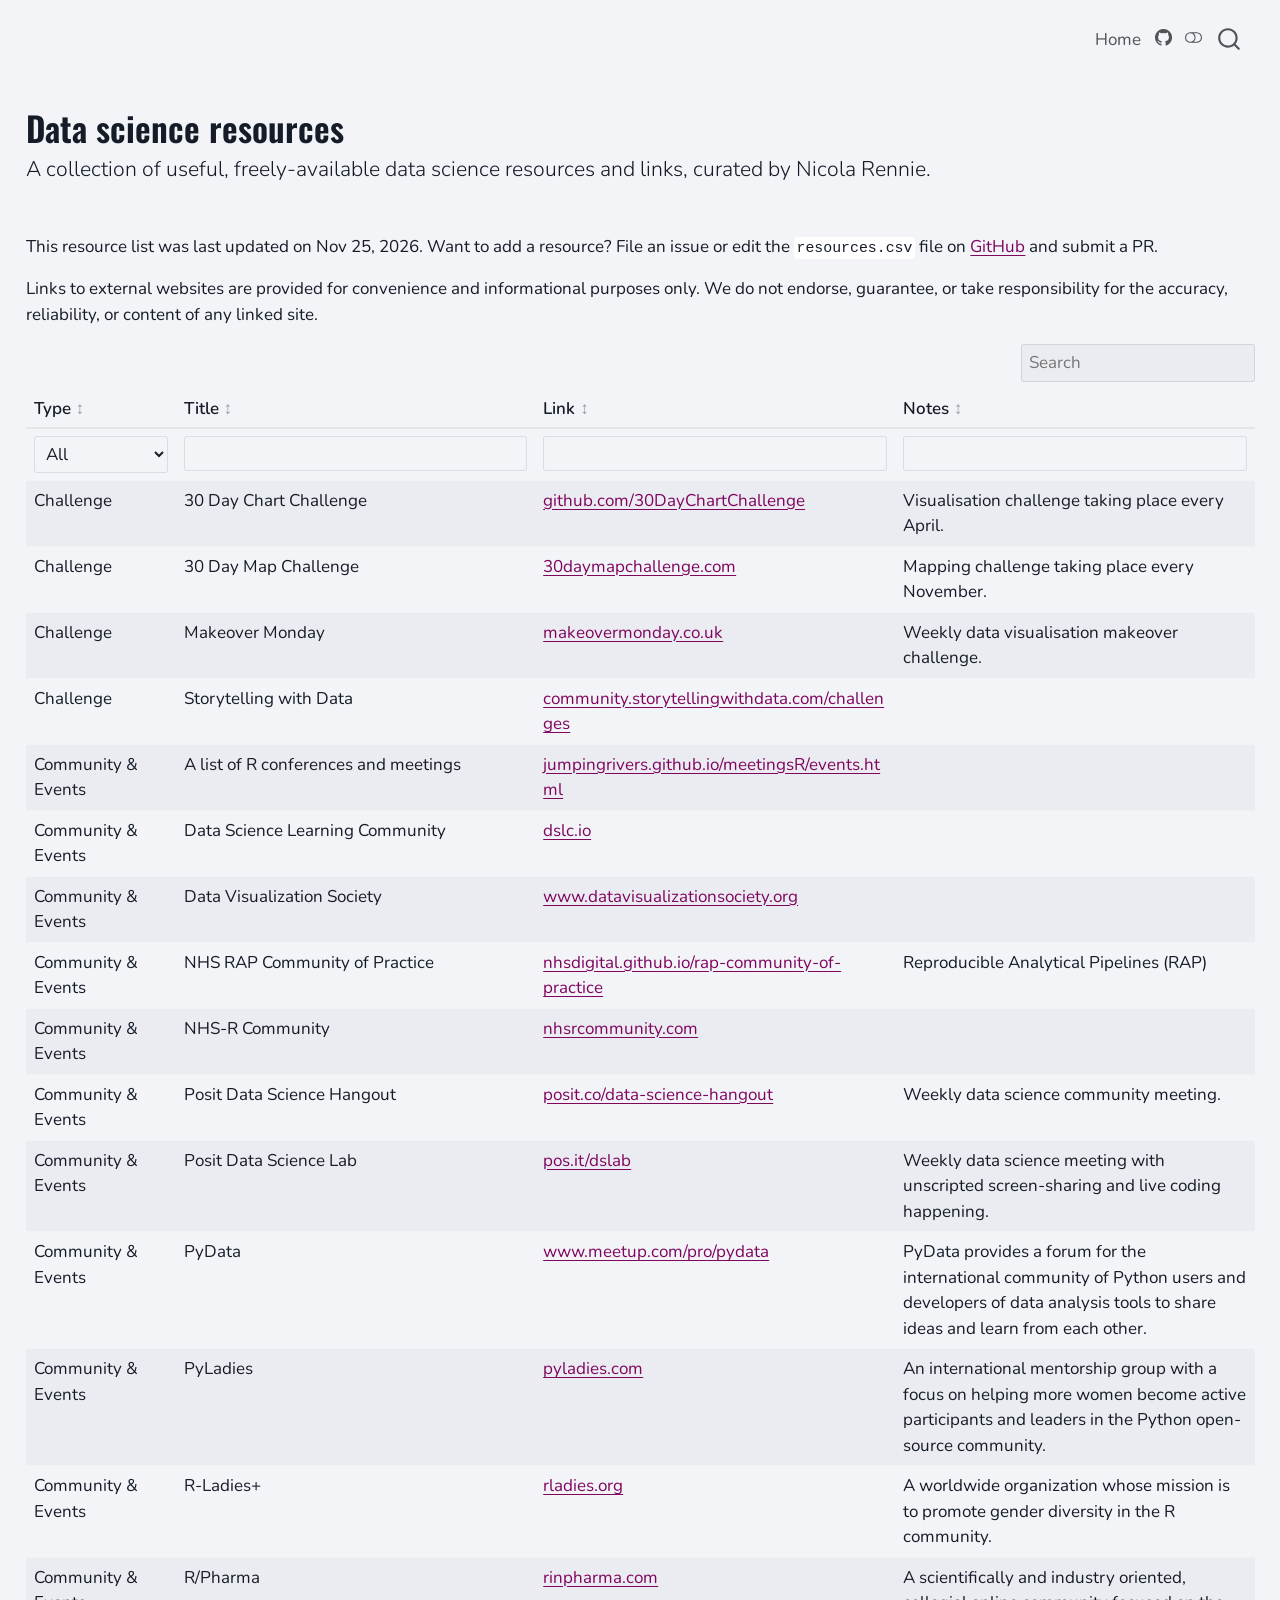
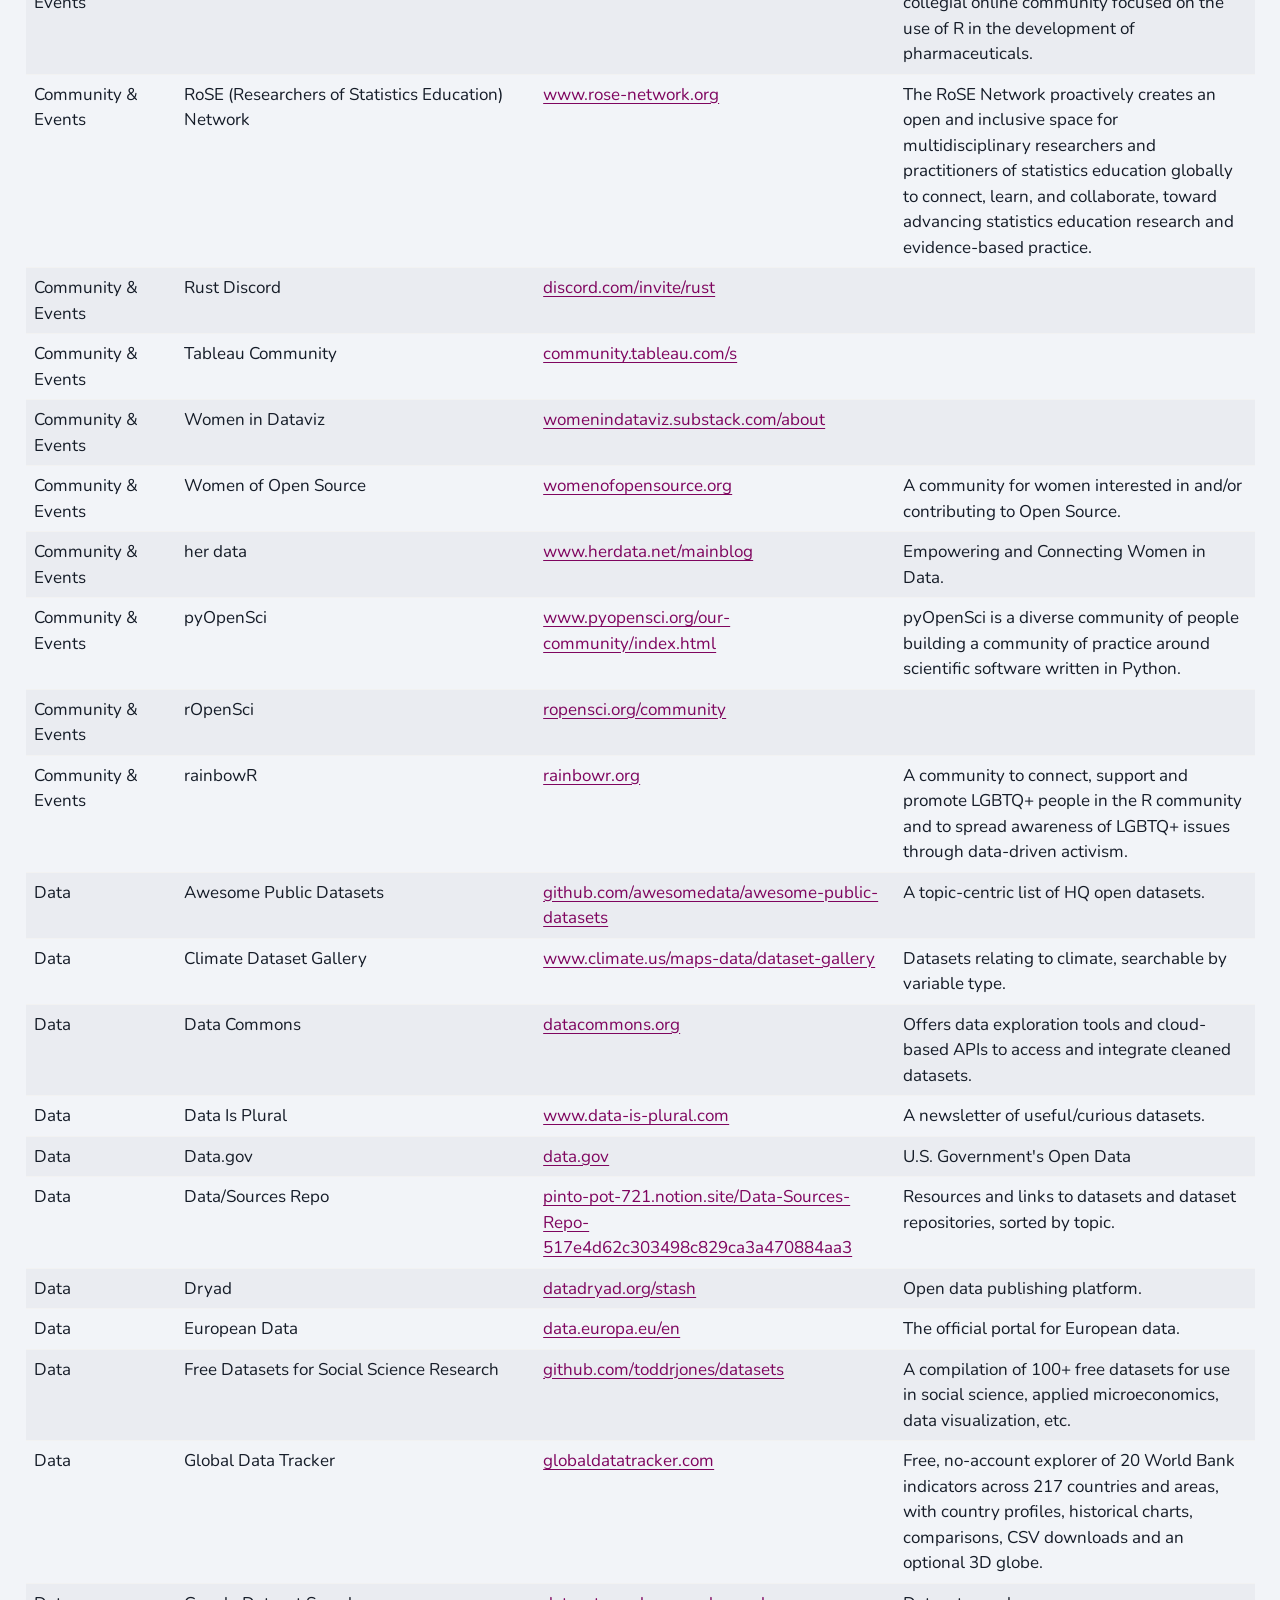
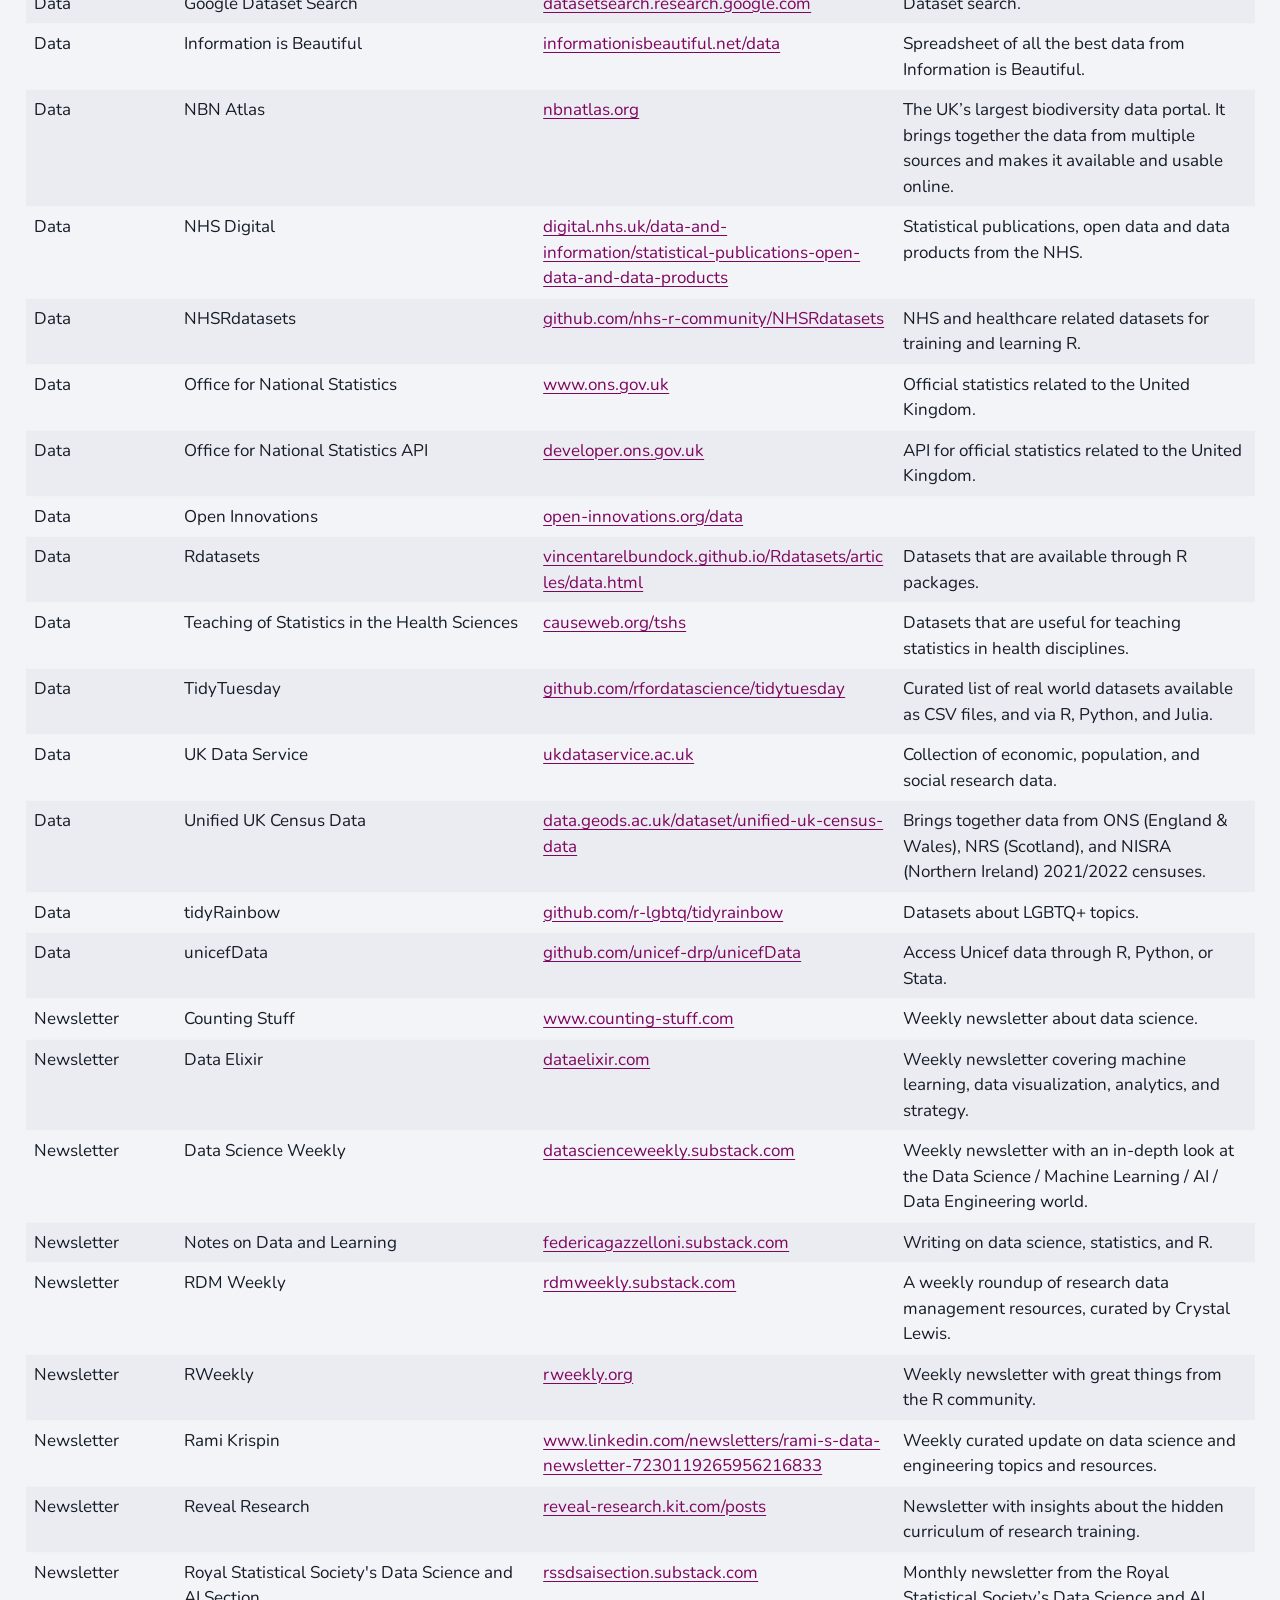
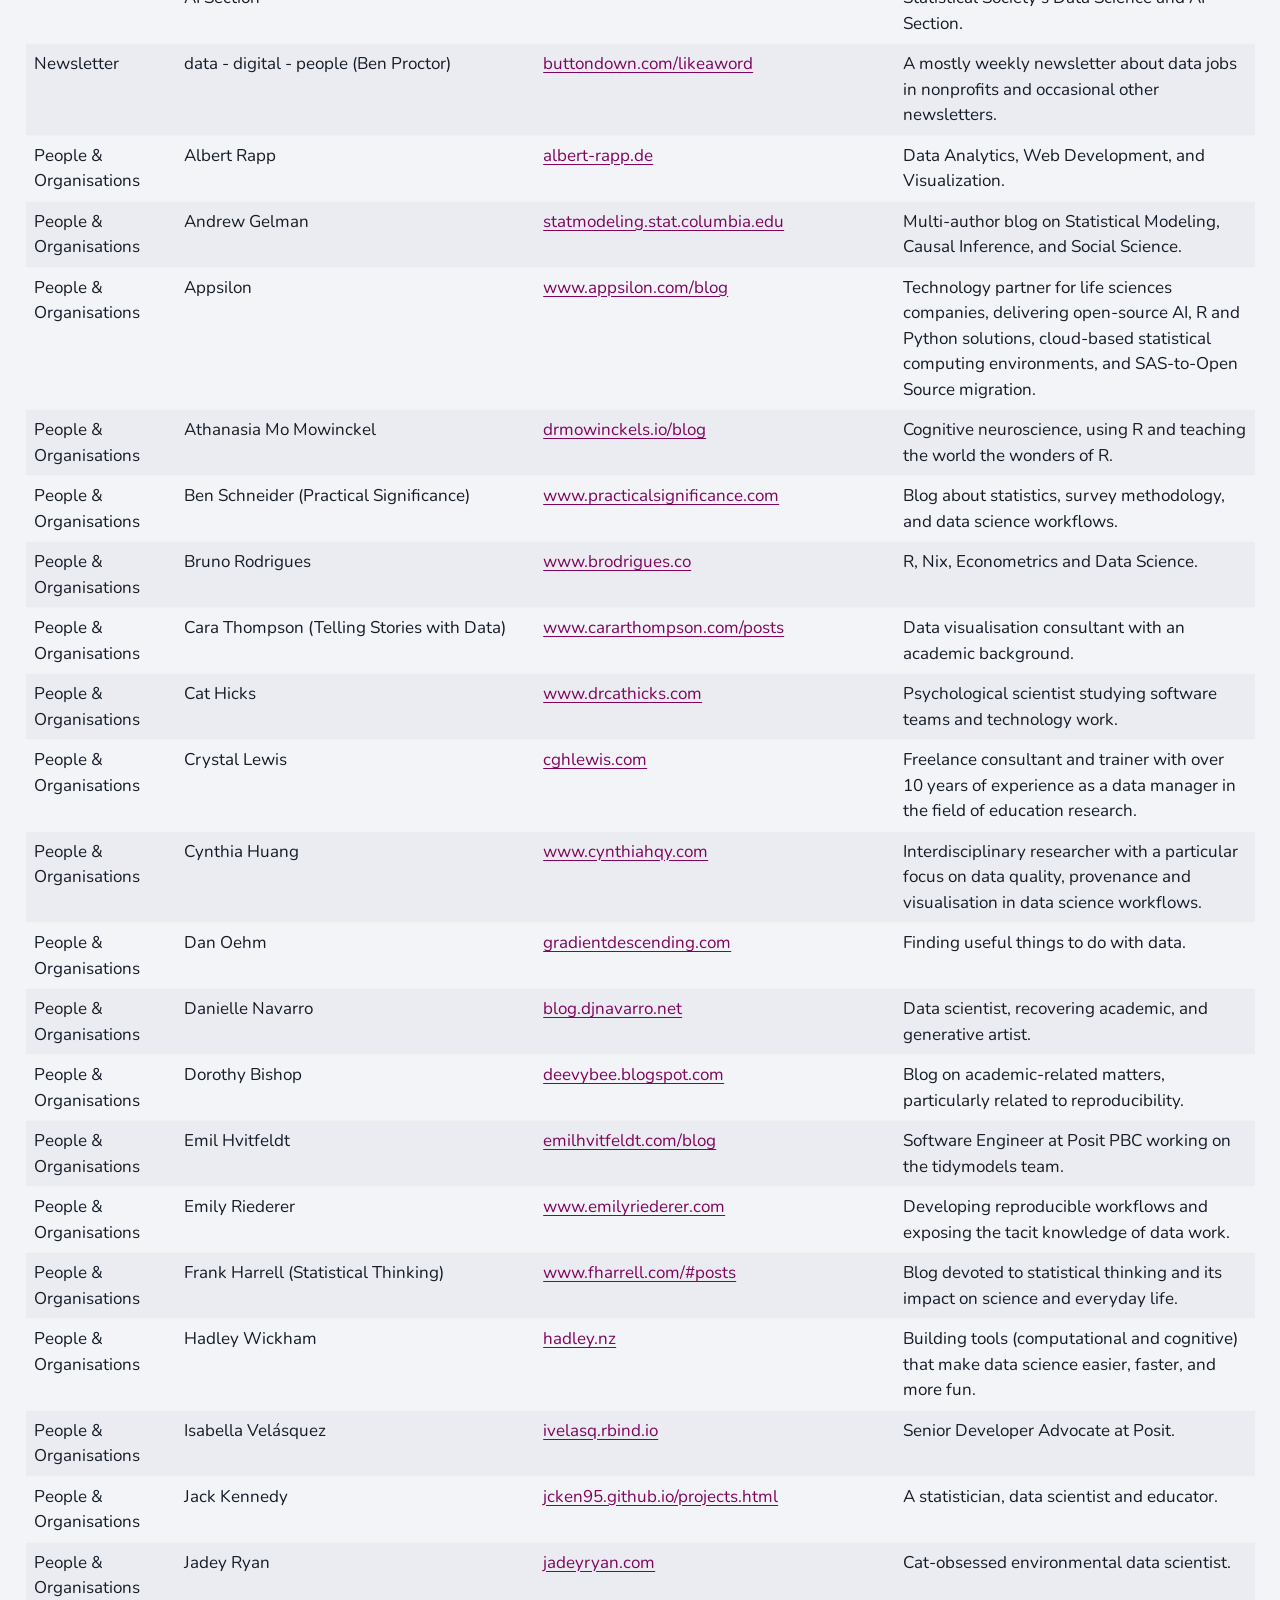
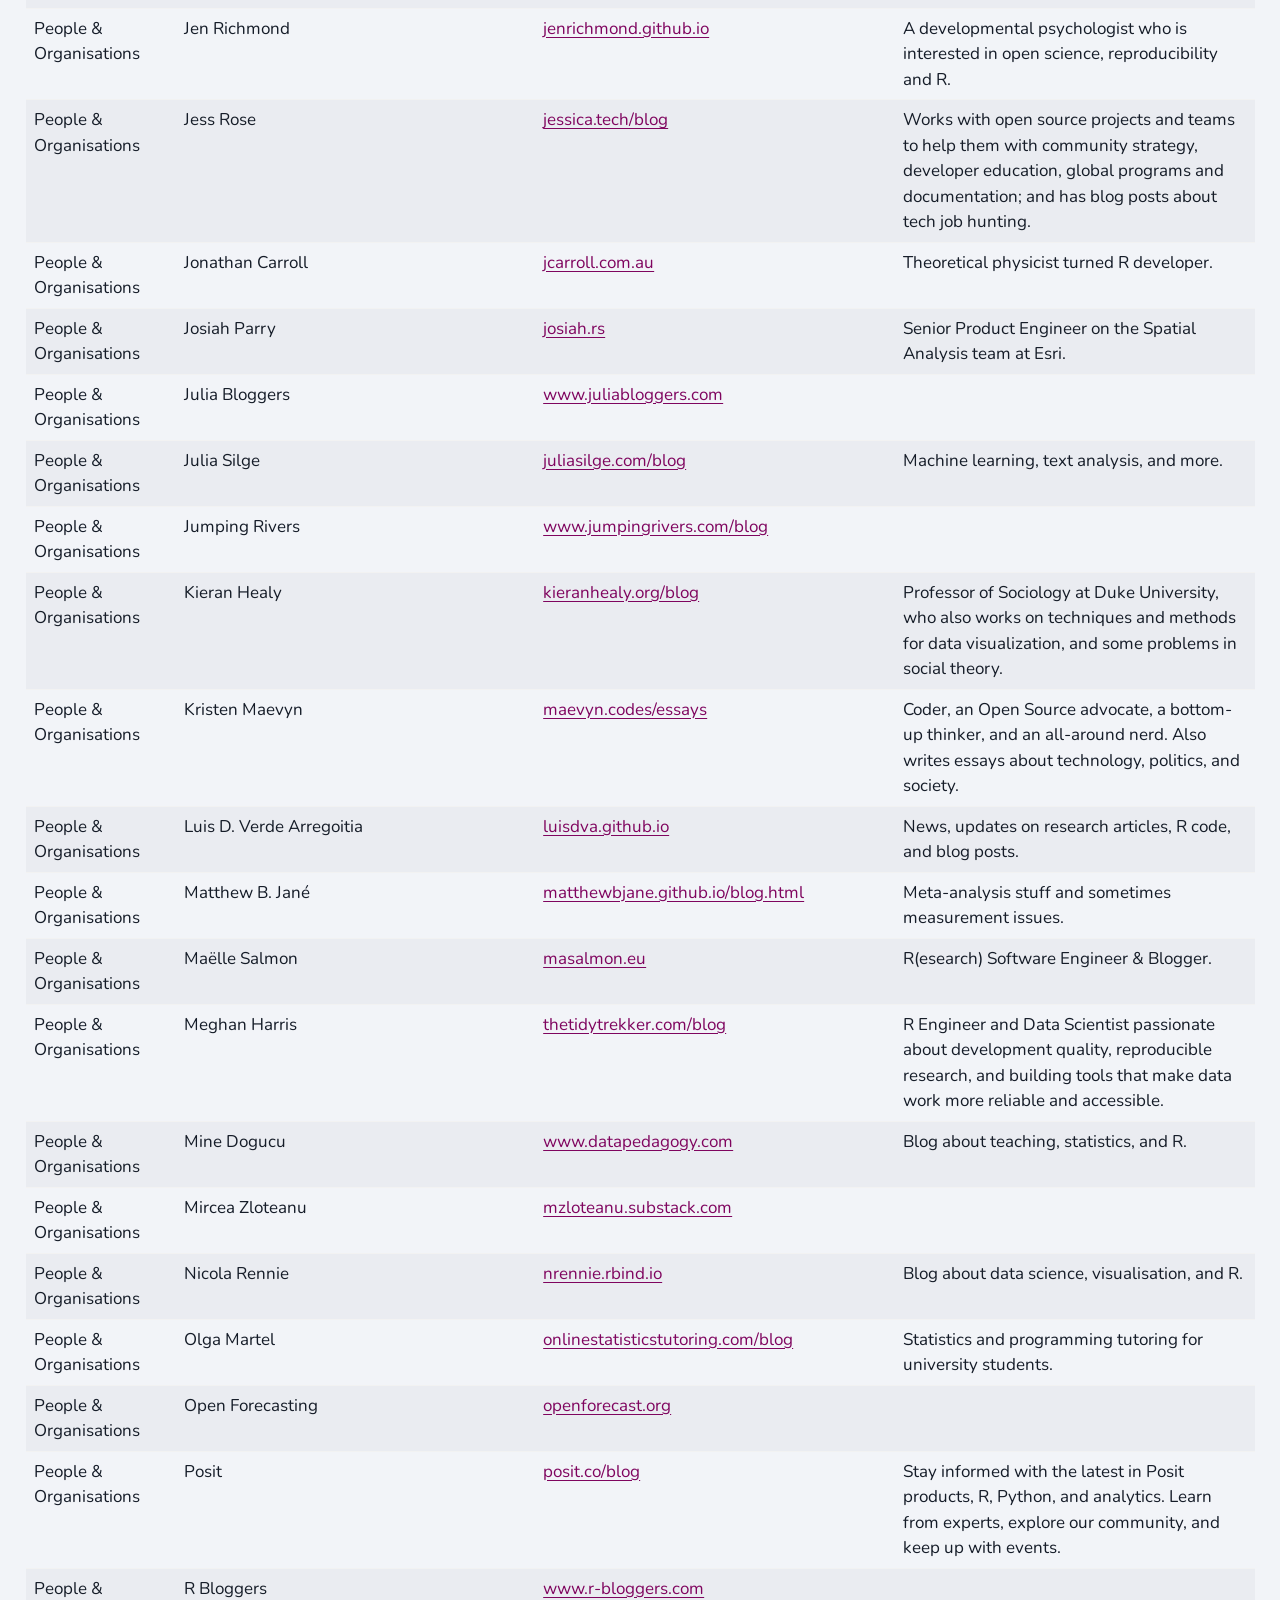
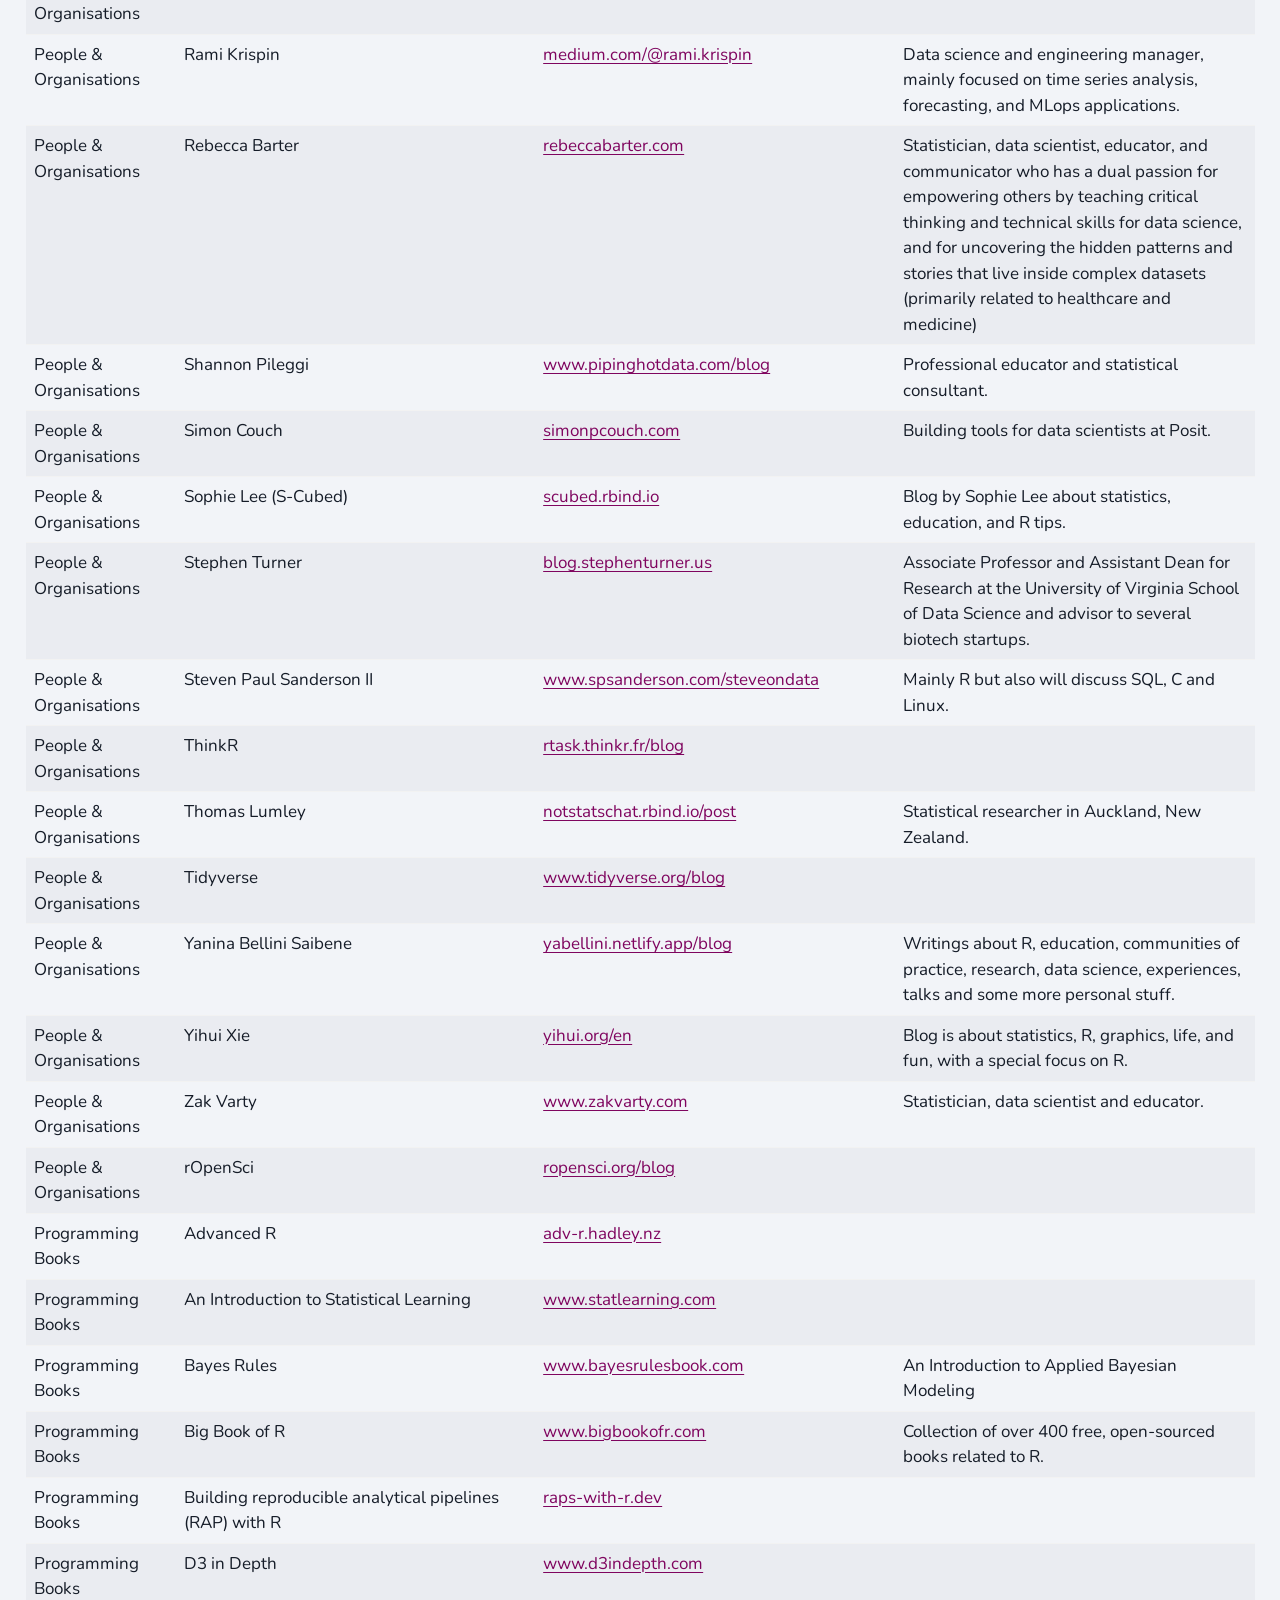
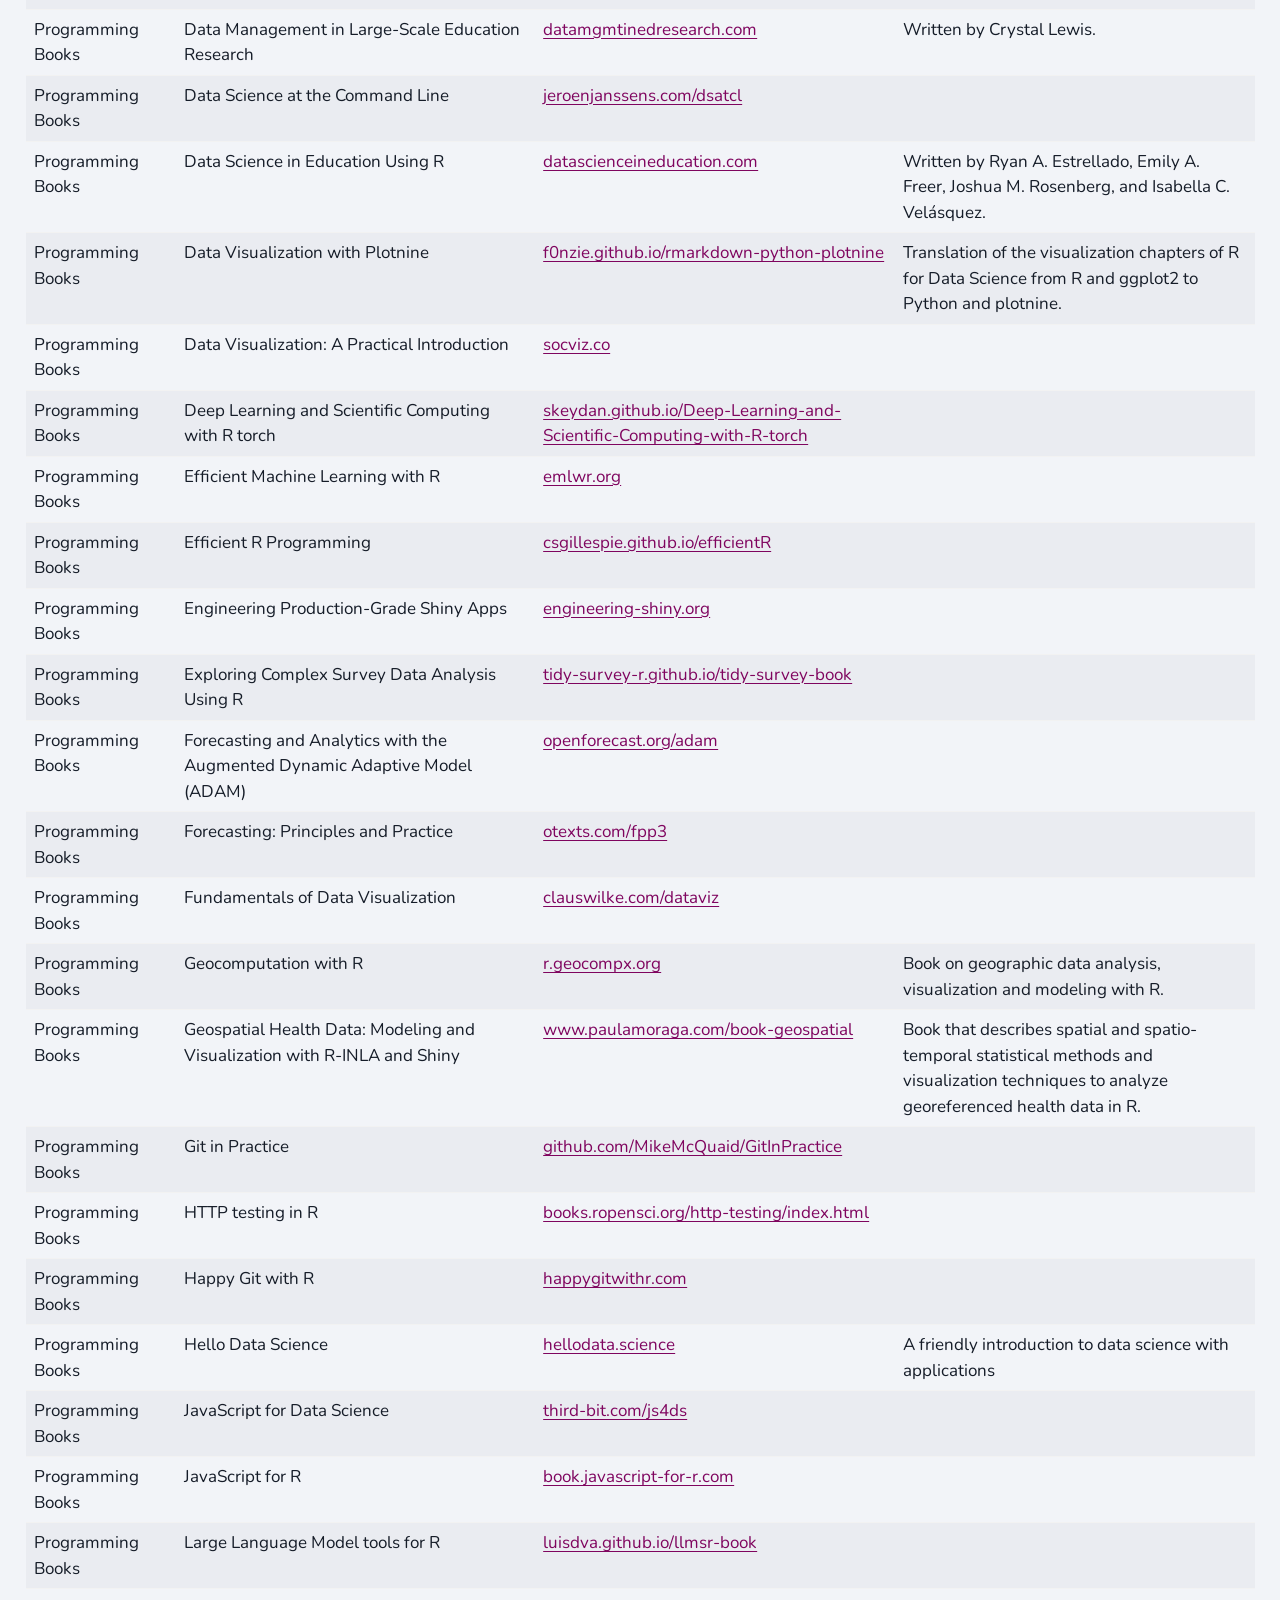
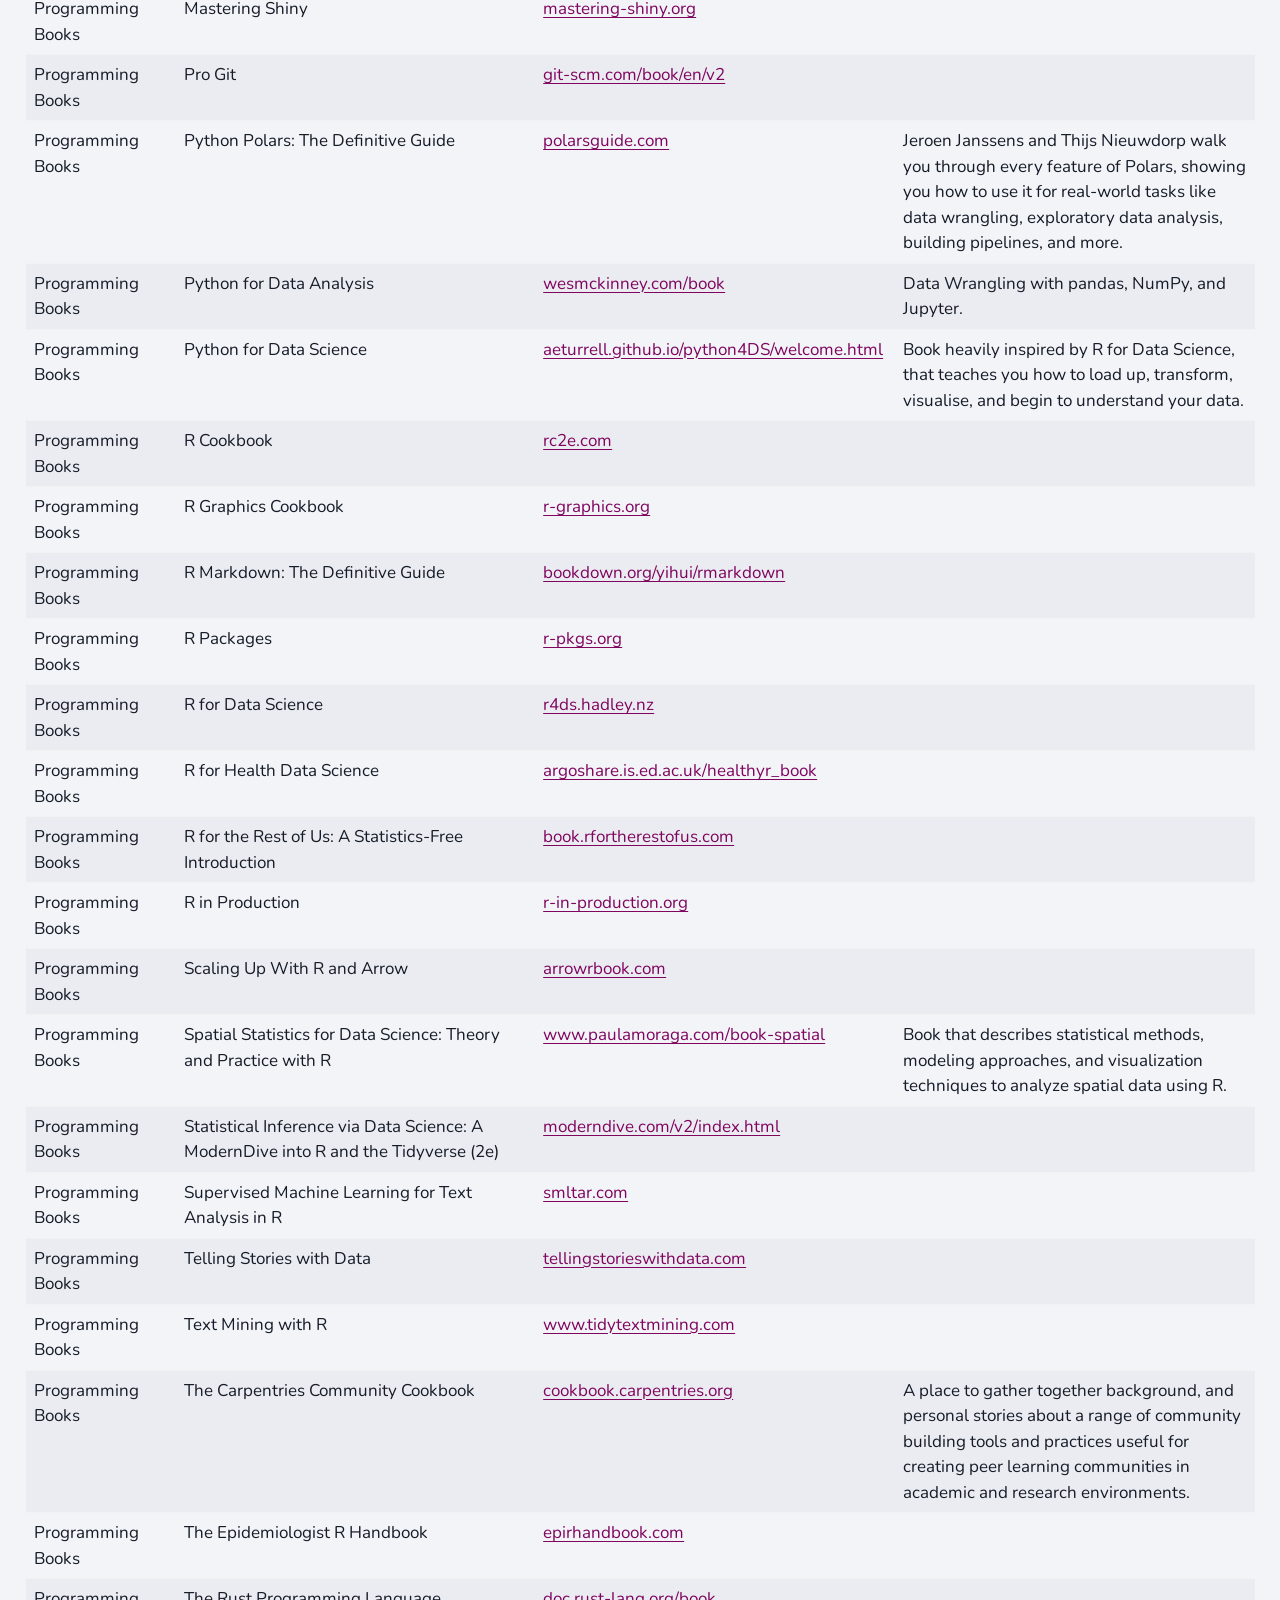
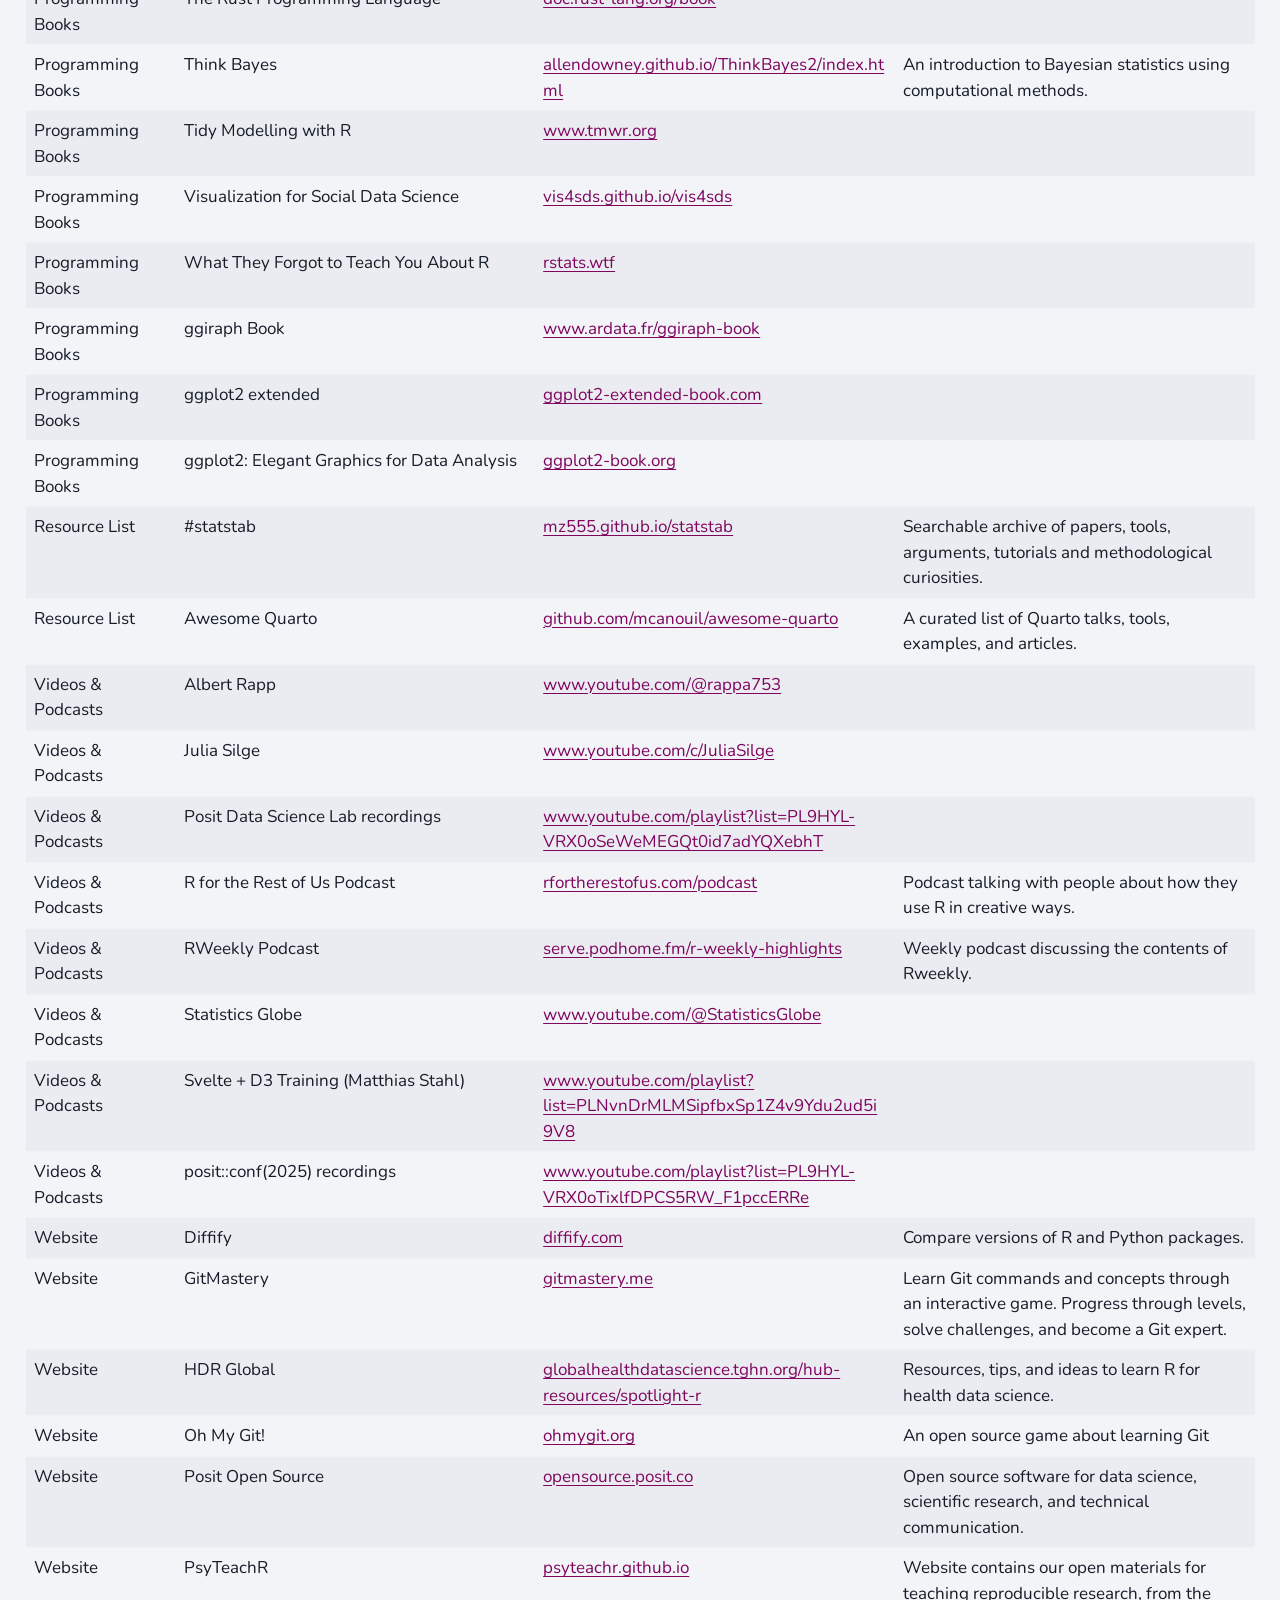
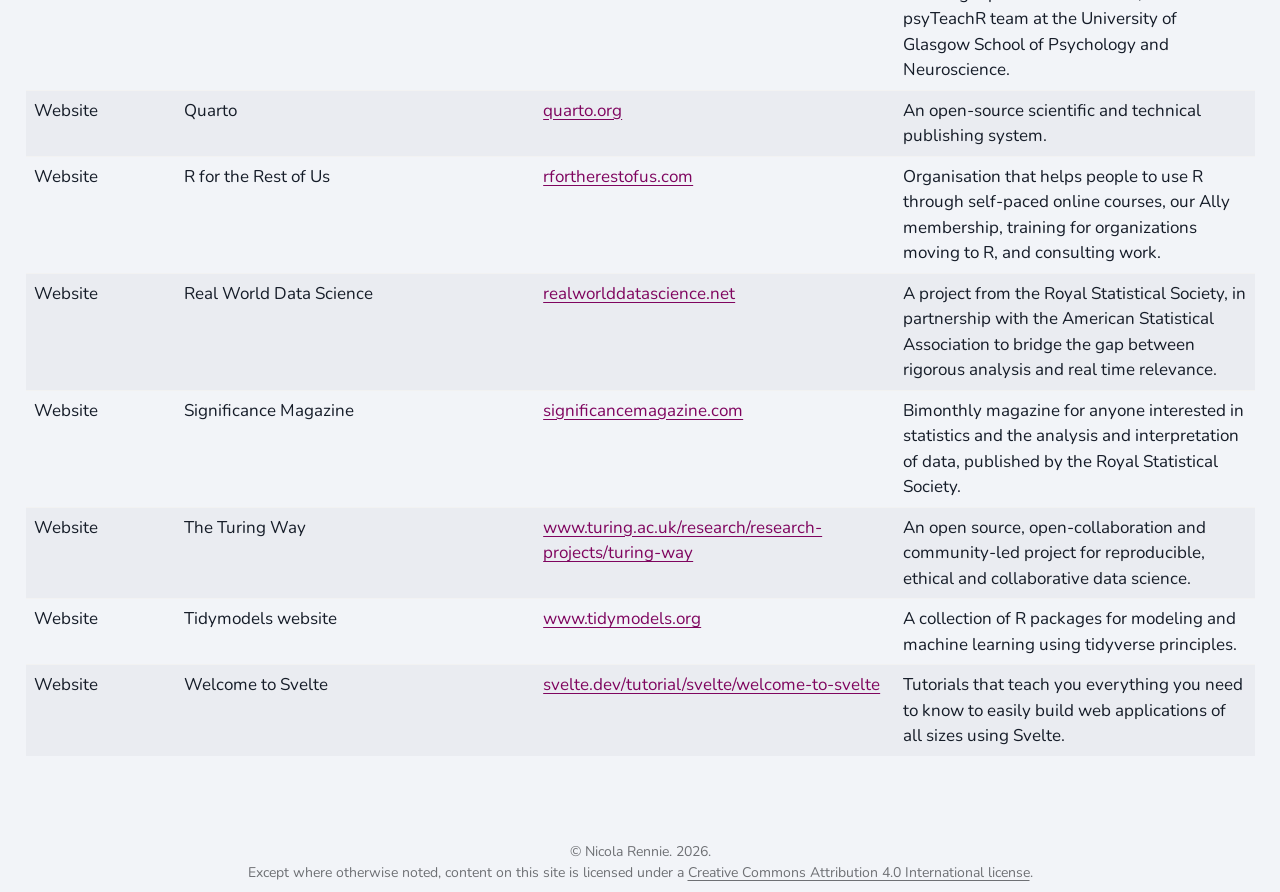
<file: data-science/index.html>
<!DOCTYPE html>
<html xmlns="http://www.w3.org/1999/xhtml" lang="en" xml:lang="en"><head>

<meta charset="utf-8">
<meta name="generator" content="quarto-1.11.9">

<meta name="viewport" content="width=device-width, initial-scale=1.0, user-scalable=yes">

<meta name="description" content="A collection of useful, freely-available data science resources and links.">

<title>Data science resources</title>
<style>
/* Default styles provided by pandoc.
** See https://pandoc.org/MANUAL.html#variables-for-html for config info.
*/
span.smallcaps{font-variant: small-caps;}
div.columns{display: flex; gap: 1.5em;}
div.column{flex: auto;}
@media screen {
div.columns{gap: min(4vw, 1.5em);}
div.column{overflow-x: auto;}
}
div.hanging-indent{margin-left: 1.5em; text-indent: -1.5em;}
ul.task-list{list-style: none;}
ul.task-list li input[type="checkbox"] {
  width: 0.8em;
  margin: 0 0.8em 0.2em -1em; /* quarto-specific, see https://github.com/quarto-dev/quarto-cli/issues/4556 */ 
  vertical-align: middle;
}
</style>


<script src="../site_libs/quarto-nav/quarto-nav.js"></script>
<script src="../site_libs/quarto-nav/headroom.min.js"></script>
<script src="../site_libs/clipboard/clipboard.min.js"></script>
<script src="../site_libs/quarto-search/autocomplete.umd.js"></script>
<script src="../site_libs/quarto-search/fuse.min.js"></script>
<script src="../site_libs/quarto-search/quarto-search.js"></script>
<meta name="quarto:offset" content="../">
<link href="../assets/img/favicon.ico" rel="icon">
<script src="../site_libs/quarto-html/quarto.js" type="module"></script>
<script src="../site_libs/quarto-html/tabsets/tabsets.js" type="module"></script>
<script src="../site_libs/quarto-html/scrollable-regions/scrollable-regions.js" type="module"></script>
<script src="../site_libs/quarto-html/popper.min.js"></script>
<script src="../site_libs/quarto-html/tippy.umd.min.js"></script>
<script src="../site_libs/quarto-html/anchor.min.js"></script>
<link href="../site_libs/quarto-html/tippy.css" rel="stylesheet">
<link href="../site_libs/quarto-html/quarto-syntax-highlighting-63b5708e65d6cd79cd7618c58d0c21e7.css" rel="stylesheet" class="quarto-color-scheme" id="quarto-text-highlighting-styles">
<link href="../site_libs/quarto-html/quarto-syntax-highlighting-dark-447e42e69aaa9833c0ba1b986f430b20.css" rel="stylesheet" class="quarto-color-scheme quarto-color-alternate" id="quarto-text-highlighting-styles">
<link href="../site_libs/quarto-html/quarto-syntax-highlighting-63b5708e65d6cd79cd7618c58d0c21e7.css" rel="stylesheet" class="quarto-color-scheme-extra" id="quarto-text-highlighting-styles">
<script src="../site_libs/bootstrap/bootstrap.min.js"></script>
<link href="../site_libs/bootstrap/bootstrap-icons.css" rel="stylesheet">
<link href="../site_libs/bootstrap/bootstrap-e3c501655448dfd1e3cc73dab5965bcd.min.css" rel="stylesheet" append-hash="true" class="quarto-color-scheme" id="quarto-bootstrap" data-mode="light">
<link href="../site_libs/bootstrap/bootstrap-dark-0c67c843d53622fe3d99f4b36ed382e3.min.css" rel="stylesheet" append-hash="true" class="quarto-color-scheme quarto-color-alternate" id="quarto-bootstrap" data-mode="dark">
<link href="../site_libs/bootstrap/bootstrap-e3c501655448dfd1e3cc73dab5965bcd.min.css" rel="stylesheet" append-hash="true" class="quarto-color-scheme-extra" id="quarto-bootstrap" data-mode="light">
<script id="quarto-search-options" type="application/json">{
  "location": "navbar",
  "copy-button": false,
  "collapse-after": 3,
  "panel-placement": "end",
  "type": "overlay",
  "limit": 50,
  "keyboard-shortcut": [
    "f",
    "/",
    "s"
  ],
  "show-item-context": false,
  "language": {
    "search-no-results-text": "No results",
    "search-matching-documents-text": "matching documents",
    "search-copy-link-title": "Copy link to search",
    "search-hide-matches-text": "Hide additional matches",
    "search-more-match-text": "more match in this document",
    "search-more-matches-text": "more matches in this document",
    "search-clear-button-title": "Clear",
    "search-text-placeholder": "",
    "search-detached-cancel-button-title": "Cancel",
    "search-submit-button-title": "Submit",
    "search-label": "Search"
  }
}</script>
<script src="../site_libs/core-js-2.5.3/shim.min.js"></script>
<script src="../site_libs/react-18.2.0/react.min.js"></script>
<script src="../site_libs/react-18.2.0/react-dom.min.js"></script>
<script src="../site_libs/reactwidget-2.0.0/react-tools.js"></script>
<link href="../site_libs/htmltools-fill-0.5.9/fill.css" rel="stylesheet">
<script src="../site_libs/htmlwidgets-1.6.4/htmlwidgets.js"></script>
<link href="../site_libs/reactable-0.4.5/reactable.css" rel="stylesheet">
<script src="../site_libs/reactable-binding-0.4.5/reactable.js"></script>


<meta property="og:title" content="Data science resources">
<meta property="og:description" content="A collection of useful, freely-available data science resources and links.">
<meta property="og:image" content="https://nrennie.github.io/resources/data-science/featured.png">
<meta property="og:image:height" content="1200">
<meta property="og:image:width" content="1200">
<meta name="twitter:title" content="Data science resources">
<meta name="twitter:description" content="A collection of useful, freely-available data science resources and links.">
<meta name="twitter:image" content="https://nrennie.github.io/resources/data-science/featured.png">
<meta name="twitter:card" content="summary_large_image">
</head>

<body class="floating nav-fixed quarto-light"><a id="quarto-skip-link" class="visually-hidden-focusable" href="#quarto-document-content">Skip to main content</a><script id="quarto-html-before-body" type="application/javascript">
    const toggleBodyColorMode = (bsSheetEl) => {
      const mode = bsSheetEl.getAttribute("data-mode");
      const bodyEl = window.document.querySelector("body");
      if (mode === "dark") {
        bodyEl.classList.add("quarto-dark");
        bodyEl.classList.remove("quarto-light");
      } else {
        bodyEl.classList.add("quarto-light");
        bodyEl.classList.remove("quarto-dark");
      }
    }
    const toggleBodyColorPrimary = () => {
      const bsSheetEl = window.document.querySelector("link#quarto-bootstrap:not([rel=disabled-stylesheet])");
      if (bsSheetEl) {
        toggleBodyColorMode(bsSheetEl);
      }
    }
    const setColorSchemeToggle = (alternate) => {
      const toggles = window.document.querySelectorAll('.quarto-color-scheme-toggle');
      for (let i=0; i < toggles.length; i++) {
        const toggle = toggles[i];
        if (toggle) {
          toggle.setAttribute("aria-checked", alternate ? "true" : "false");
          if (alternate) {
            toggle.classList.add("alternate");
          } else {
            toggle.classList.remove("alternate");
          }
        }
      }
    };
    const toggleColorMode = (alternate) => {
      // Switch the stylesheets
      const primaryStylesheets = window.document.querySelectorAll('link.quarto-color-scheme:not(.quarto-color-alternate)');
      const alternateStylesheets = window.document.querySelectorAll('link.quarto-color-scheme.quarto-color-alternate');
      manageTransitions('#quarto-margin-sidebar .nav-link', false);
      if (alternate) {
        // note: dark is layered on light, we don't disable primary!
        enableStylesheet(alternateStylesheets);
        for (const sheetNode of alternateStylesheets) {
          if (sheetNode.id === "quarto-bootstrap") {
            toggleBodyColorMode(sheetNode);
          }
        }
      } else {
        disableStylesheet(alternateStylesheets);
        enableStylesheet(primaryStylesheets)
        toggleBodyColorPrimary();
      }
      manageTransitions('#quarto-margin-sidebar .nav-link', true);
      // Switch the toggles
      setColorSchemeToggle(alternate)
    }
    // Hack to workaround the fact that safari doesn't
    // properly recolor the scrollbar when toggling (#1455).
    // Not run on load: stylesheets are set before first paint there, and
    // scrolling would undo the scroll to a URL fragment (#14973).
    // The one pixel nudge keeps the reader where they were.
    const refreshSafariScrollbar = () => {
      if (navigator.userAgent.indexOf('Safari') > 0 && navigator.userAgent.indexOf('Chrome') == -1) {
        manageTransitions("body", false);
        const scrollY = window.scrollY;
        window.scrollTo(0, scrollY > 0 ? scrollY - 1 : 1);
        setTimeout(() => {
          window.scrollTo(0, scrollY);
          manageTransitions("body", true);
        }, 40);
      }
    }
    const disableStylesheet = (stylesheets) => {
      for (let i=0; i < stylesheets.length; i++) {
        const stylesheet = stylesheets[i];
        stylesheet.rel = 'disabled-stylesheet';
      }
    }
    const enableStylesheet = (stylesheets) => {
      for (let i=0; i < stylesheets.length; i++) {
        const stylesheet = stylesheets[i];
        if(stylesheet.rel !== 'stylesheet') { // for Chrome, which will still FOUC without this check
          stylesheet.rel = 'stylesheet';
        }
      }
    }
    const manageTransitions = (selector, allowTransitions) => {
      const els = window.document.querySelectorAll(selector);
      for (let i=0; i < els.length; i++) {
        const el = els[i];
        if (allowTransitions) {
          el.classList.remove('notransition');
        } else {
          el.classList.add('notransition');
        }
      }
    }
    const isFileUrl = () => {
      return window.location.protocol === 'file:';
    }
    const hasAlternateSentinel = () => {
      let styleSentinel = getColorSchemeSentinel();
      if (styleSentinel !== null) {
        return styleSentinel === "alternate";
      } else {
        return false;
      }
    }
    const setStyleSentinel = (alternate) => {
      const value = alternate ? "alternate" : "default";
      if (!isFileUrl()) {
        window.localStorage.setItem("quarto-color-scheme", value);
      } else {
        localAlternateSentinel = value;
      }
    }
    const getColorSchemeSentinel = () => {
      if (!isFileUrl()) {
        const storageValue = window.localStorage.getItem("quarto-color-scheme");
        return storageValue != null ? storageValue : localAlternateSentinel;
      } else {
        return localAlternateSentinel;
      }
    }
    const toggleGiscusIfUsed = (isAlternate, darkModeDefault) => {
      const baseTheme = document.querySelector('#giscus-base-theme')?.value ?? 'light';
      const alternateTheme = document.querySelector('#giscus-alt-theme')?.value ?? 'dark';
      let newTheme = '';
      if(authorPrefersDark) {
        newTheme = isAlternate ? baseTheme : alternateTheme;
      } else {
        newTheme = isAlternate ? alternateTheme : baseTheme;
      }
      const changeGiscusTheme = () => {
        // From: https://github.com/giscus/giscus/issues/336
        const sendMessage = (message) => {
          const iframe = document.querySelector('iframe.giscus-frame');
          if (!iframe) return;
          iframe.contentWindow.postMessage({ giscus: message }, 'https://giscus.app');
        }
        sendMessage({
          setConfig: {
            theme: newTheme
          }
        });
      }
      const isGiscussLoaded = window.document.querySelector('iframe.giscus-frame') !== null;
      if (isGiscussLoaded) {
        changeGiscusTheme();
      }
    };
    const authorPrefersDark = false;
    const darkModeDefault = authorPrefersDark;
      document.querySelector('link#quarto-text-highlighting-styles.quarto-color-scheme-extra').rel = 'disabled-stylesheet';
      document.querySelector('link#quarto-bootstrap.quarto-color-scheme-extra').rel = 'disabled-stylesheet';
    let localAlternateSentinel = darkModeDefault ? 'alternate' : 'default';
    // Dark / light mode switch
    window.quartoToggleColorScheme = () => {
      // Read the current dark / light value
      let toAlternate = !hasAlternateSentinel();
      toggleColorMode(toAlternate);
      refreshSafariScrollbar();
      setStyleSentinel(toAlternate);
      toggleGiscusIfUsed(toAlternate, darkModeDefault);
      window.dispatchEvent(new Event('resize'));
    };
    // Switch to dark mode if need be
    if (hasAlternateSentinel()) {
      toggleColorMode(true);
    } else {
      toggleColorMode(false);
    }
  </script>

<div id="quarto-search-results"></div>
  <header id="quarto-header" class="headroom fixed-top">
    <nav class="navbar navbar-expand-lg " data-bs-theme="dark" aria-label="Site">
      <div class="navbar-container container-fluid">
          <button class="navbar-toggler" type="button" data-bs-toggle="collapse" data-bs-target="#navbarCollapse" aria-controls="navbarCollapse" aria-expanded="false" aria-label="Toggle navigation" onclick="if (window.quartoToggleHeadroom) { window.quartoToggleHeadroom(); }">
  <span class="navbar-toggler-icon"></span>
</button>
          <div class="collapse navbar-collapse" id="navbarCollapse">
            <ul class="navbar-nav navbar-nav-scroll ms-auto">
  <li class="nav-item">
    <a class="nav-link" href="../index.html"> 
<span class="menu-text">Home</span></a>
  </li>  
</ul>
          </div> <!-- /navcollapse -->
            <div class="quarto-navbar-tools">
    <a href="https://github.com/nrennie/resources" title="" class="quarto-navigation-tool px-1" aria-label=""><i class="bi bi-github"></i></a>
  <button type="button" role="switch" aria-checked="false" class="quarto-color-scheme-toggle quarto-navigation-tool  px-1" onclick="window.quartoToggleColorScheme(); return false;" title="Toggle dark mode" aria-label="Toggle dark mode"><i class="bi"></i></button>
</div>
            <div id="quarto-search" class="" title="Search"></div>
      </div> <!-- /container-fluid -->
    </nav>
</header>
<!-- content -->
<div id="quarto-content" class="quarto-container page-columns page-rows-contents page-layout-full page-navbar">
<!-- sidebar -->
  
<div id="quarto-sidebar-glass" class="quarto-sidebar-collapse-item" data-bs-toggle="collapse" data-bs-target=".quarto-sidebar-collapse-item"></div>
<!-- margin-sidebar -->
    <div id="quarto-margin-sidebar" class="sidebar margin-sidebar zindex-bottom">
    </div>
<!-- main -->
<main class="content column-page" id="quarto-document-content" tabindex="-1">


<header id="title-block-header" class="quarto-title-block default">
<div class="quarto-title">
<h1 class="title">Data science resources</h1>
<p class="subtitle lead">A collection of useful, freely-available data science resources and links, curated by Nicola Rennie.</p>
</div>

<div>
  <div class="description">
    A collection of useful, freely-available data science resources and links.
  </div>
</div>


<div class="quarto-title-meta column-page">

    
  
    
  </div>
  


</header>


<p>This resource list was last updated on Nov 25, 2026. Want to add a resource? File an issue or edit the <code>resources.csv</code> file on <a href="https://github.com/nrennie/resources">GitHub</a> and submit a PR.</p>
<p>Links to external websites are provided for convenience and informational purposes only. We do not endorse, guarantee, or take responsibility for the accuracy, reliability, or content of any linked site.</p>
<div class="cell">
<div class="cell-output-display">
<div class="reactable html-widget html-fill-item" id="resources-tbl" style="width:auto;height:auto;"></div>
<script type="application/json" data-for="resources-tbl">{"x":{"tag":{"name":"Reactable","attribs":{"data":{"Type":["Challenge","Challenge","Challenge","Challenge","Community & Events","Community & Events","Community & Events","Community & Events","Community & Events","Community & Events","Community & Events","Community & Events","Community & Events","Community & Events","Community & Events","Community & Events","Community & Events","Community & Events","Community & Events","Community & Events","Community & Events","Community & Events","Community & Events","Community & Events","Data","Data","Data","Data","Data","Data","Data","Data","Data","Data","Data","Data","Data","Data","Data","Data","Data","Data","Data","Data","Data","Data","Data","Data","Data","Newsletter","Newsletter","Newsletter","Newsletter","Newsletter","Newsletter","Newsletter","Newsletter","Newsletter","Newsletter","People & Organisations","People & Organisations","People & Organisations","People & Organisations","People & Organisations","People & Organisations","People & Organisations","People & Organisations","People & Organisations","People & Organisations","People & Organisations","People & Organisations","People & Organisations","People & Organisations","People & Organisations","People & Organisations","People & Organisations","People & Organisations","People & Organisations","People & Organisations","People & Organisations","People & Organisations","People & Organisations","People & Organisations","People & Organisations","People & Organisations","People & Organisations","People & Organisations","People & Organisations","People & Organisations","People & Organisations","People & Organisations","People & Organisations","People & Organisations","People & Organisations","People & Organisations","People & Organisations","People & Organisations","People & Organisations","People & Organisations","People & Organisations","People & Organisations","People & Organisations","People & Organisations","People & Organisations","People & Organisations","People & Organisations","People & Organisations","People & Organisations","People & Organisations","People & Organisations","People & Organisations","People & Organisations","People & Organisations","Programming Books","Programming Books","Programming Books","Programming Books","Programming Books","Programming Books","Programming Books","Programming Books","Programming Books","Programming Books","Programming Books","Programming Books","Programming Books","Programming Books","Programming Books","Programming Books","Programming Books","Programming Books","Programming Books","Programming Books","Programming Books","Programming Books","Programming Books","Programming Books","Programming Books","Programming Books","Programming Books","Programming Books","Programming Books","Programming Books","Programming Books","Programming Books","Programming Books","Programming Books","Programming Books","Programming Books","Programming Books","Programming Books","Programming Books","Programming Books","Programming Books","Programming Books","Programming Books","Programming Books","Programming Books","Programming Books","Programming Books","Programming Books","Programming Books","Programming Books","Programming Books","Programming Books","Programming Books","Programming Books","Programming Books","Programming Books","Programming Books","Resource List","Resource List","Videos & Podcasts","Videos & Podcasts","Videos & Podcasts","Videos & Podcasts","Videos & Podcasts","Videos & Podcasts","Videos & Podcasts","Videos & Podcasts","Website","Website","Website","Website","Website","Website","Website","Website","Website","Website","Website","Website","Website"],"Title":["30 Day Chart Challenge","30 Day Map Challenge","Makeover Monday","Storytelling with Data","A list of R conferences and meetings","Data Science Learning Community","Data Visualization Society","NHS RAP Community of Practice","NHS-R Community","Posit Data Science Hangout","Posit Data Science Lab","PyData","PyLadies","R-Ladies+","R/Pharma","RoSE (Researchers of Statistics Education) Network","Rust Discord","Tableau Community","Women in Dataviz","Women of Open Source","her data","pyOpenSci","rOpenSci","rainbowR","Awesome Public Datasets","Climate Dataset Gallery","Data Commons","Data Is Plural","Data.gov","Data/Sources Repo","Dryad","European Data","Free Datasets for Social Science Research","Global Data Tracker","Google Dataset Search","Information is Beautiful","NBN Atlas","NHS Digital","NHSRdatasets","Office for National Statistics","Office for National Statistics API","Open Innovations","Rdatasets","Teaching of Statistics in the Health Sciences","TidyTuesday","UK Data Service","Unified UK Census Data","tidyRainbow","unicefData","Counting Stuff","Data Elixir","Data Science Weekly","Notes on Data and Learning","RDM Weekly","RWeekly","Rami Krispin","Reveal Research","Royal Statistical Society's Data Science and AI Section","data - digital - people (Ben Proctor)","Albert Rapp","Andrew Gelman","Appsilon","Athanasia Mo Mowinckel","Ben Schneider (Practical Significance)","Bruno Rodrigues","Cara Thompson (Telling Stories with Data)","Cat Hicks","Crystal Lewis","Cynthia Huang","Dan Oehm","Danielle Navarro","Dorothy Bishop","Emil Hvitfeldt","Emily Riederer","Frank Harrell (Statistical Thinking)","Hadley Wickham","Isabella Velásquez","Jack Kennedy","Jadey Ryan","Jen Richmond","Jess Rose","Jonathan Carroll","Josiah Parry","Julia Bloggers","Julia Silge","Jumping Rivers","Kieran Healy","Kristen Maevyn","Luis D. Verde Arregoitia","Matthew B. Jané","Maëlle Salmon","Meghan Harris","Mine Dogucu","Mircea Zloteanu","Nicola Rennie","Olga Martel","Open Forecasting","Posit","R Bloggers","Rami Krispin","Rebecca Barter","Shannon Pileggi","Simon Couch","Sophie Lee (S-Cubed)","Stephen Turner","Steven Paul Sanderson II","ThinkR","Thomas Lumley","Tidyverse","Yanina Bellini Saibene","Yihui Xie","Zak Varty","rOpenSci","Advanced R","An Introduction to Statistical Learning","Bayes Rules","Big Book of R","Building reproducible analytical pipelines (RAP) with R","D3 in Depth","Data Management in Large-Scale Education Research","Data Science at the Command Line","Data Science in Education Using R","Data Visualization with Plotnine","Data Visualization: A Practical Introduction","Deep Learning and Scientific Computing with R torch","Efficient Machine Learning with R","Efficient R Programming","Engineering Production-Grade Shiny Apps","Exploring Complex Survey Data Analysis Using R","Forecasting and Analytics with the Augmented Dynamic Adaptive Model (ADAM)","Forecasting: Principles and Practice","Fundamentals of Data Visualization","Geocomputation with R","Geospatial Health Data: Modeling and Visualization with R-INLA and Shiny","Git in Practice","HTTP testing in R","Happy Git with R","Hello Data Science","JavaScript for Data Science","JavaScript for R","Large Language Model tools for R","Mastering Shiny","Pro Git","Python Polars: The Definitive Guide","Python for Data Analysis","Python for Data Science","R Cookbook","R Graphics Cookbook","R Markdown: The Definitive Guide","R Packages","R for Data Science","R for Health Data Science","R for the Rest of Us: A Statistics-Free Introduction","R in Production","Scaling Up With R and Arrow","Spatial Statistics for Data Science: Theory and Practice with R","Statistical Inference via Data Science: A ModernDive into R and the Tidyverse (2e)","Supervised Machine Learning for Text Analysis in R","Telling Stories with Data","Text Mining with R","The Carpentries Community Cookbook","The Epidemiologist R Handbook","The Rust Programming Language","Think Bayes","Tidy Modelling with R","Visualization for Social Data Science","What They Forgot to Teach You About R","ggiraph Book","ggplot2 extended","ggplot2: Elegant Graphics for Data Analysis","#statstab","Awesome Quarto","Albert Rapp","Julia Silge","Posit Data Science Lab recordings","R for the Rest of Us Podcast","RWeekly Podcast","Statistics Globe","Svelte + D3 Training (Matthias Stahl)","posit::conf(2025) recordings","Diffify","GitMastery","HDR Global","Oh My Git!","Posit Open Source","PsyTeachR","Quarto","R for the Rest of Us","Real World Data Science","Significance Magazine","The Turing Way","Tidymodels website","Welcome to Svelte"],"Link":["<a href='https://github.com/30DayChartChallenge' target = '_blank'>github.com/30DayChartChallenge<\/a>","<a href='https://30daymapchallenge.com/' target = '_blank'>30daymapchallenge.com<\/a>","<a href='https://makeovermonday.co.uk/' target = '_blank'>makeovermonday.co.uk<\/a>","<a href='https://community.storytellingwithdata.com/challenges' target = '_blank'>community.storytellingwithdata.com/challenges<\/a>","<a href='https://jumpingrivers.github.io/meetingsR/events.html' target = '_blank'>jumpingrivers.github.io/meetingsR/events.html<\/a>","<a href='https://dslc.io/' target = '_blank'>dslc.io<\/a>","<a href='https://www.datavisualizationsociety.org/' target = '_blank'>www.datavisualizationsociety.org<\/a>","<a href='https://nhsdigital.github.io/rap-community-of-practice/' target = '_blank'>nhsdigital.github.io/rap-community-of-practice<\/a>","<a href='https://nhsrcommunity.com/' target = '_blank'>nhsrcommunity.com<\/a>","<a href='https://posit.co/data-science-hangout/' target = '_blank'>posit.co/data-science-hangout<\/a>","<a href='https://pos.it/dslab' target = '_blank'>pos.it/dslab<\/a>","<a href='https://www.meetup.com/pro/pydata/' target = '_blank'>www.meetup.com/pro/pydata<\/a>","<a href='https://pyladies.com/' target = '_blank'>pyladies.com<\/a>","<a href='https://rladies.org/' target = '_blank'>rladies.org<\/a>","<a href='https://rinpharma.com/' target = '_blank'>rinpharma.com<\/a>","<a href='https://www.rose-network.org/' target = '_blank'>www.rose-network.org<\/a>","<a href='https://discord.com/invite/rust' target = '_blank'>discord.com/invite/rust<\/a>","<a href='https://community.tableau.com/s/' target = '_blank'>community.tableau.com/s<\/a>","<a href='https://womenindataviz.substack.com/about' target = '_blank'>womenindataviz.substack.com/about<\/a>","<a href='https://womenofopensource.org/' target = '_blank'>womenofopensource.org<\/a>","<a href='https://www.herdata.net/mainblog' target = '_blank'>www.herdata.net/mainblog<\/a>","<a href='https://www.pyopensci.org/our-community/index.html' target = '_blank'>www.pyopensci.org/our-community/index.html<\/a>","<a href='https://ropensci.org/community/' target = '_blank'>ropensci.org/community<\/a>","<a href='https://rainbowr.org/' target = '_blank'>rainbowr.org<\/a>","<a href='https://github.com/awesomedata/awesome-public-datasets' target = '_blank'>github.com/awesomedata/awesome-public-datasets<\/a>","<a href='https://www.climate.us/maps-data/dataset-gallery' target = '_blank'>www.climate.us/maps-data/dataset-gallery<\/a>","<a href='https://datacommons.org/' target = '_blank'>datacommons.org<\/a>","<a href='https://www.data-is-plural.com/' target = '_blank'>www.data-is-plural.com<\/a>","<a href='https://data.gov/' target = '_blank'>data.gov<\/a>","<a href='https://pinto-pot-721.notion.site/Data-Sources-Repo-517e4d62c303498c829ca3a470884aa3' target = '_blank'>pinto-pot-721.notion.site/Data-Sources-Repo-517e4d62c303498c829ca3a470884aa3<\/a>","<a href='https://datadryad.org/stash' target = '_blank'>datadryad.org/stash<\/a>","<a href='https://data.europa.eu/en' target = '_blank'>data.europa.eu/en<\/a>","<a href='https://github.com/toddrjones/datasets' target = '_blank'>github.com/toddrjones/datasets<\/a>","<a href='https://globaldatatracker.com/' target = '_blank'>globaldatatracker.com<\/a>","<a href='https://datasetsearch.research.google.com/' target = '_blank'>datasetsearch.research.google.com<\/a>","<a href='https://informationisbeautiful.net/data/' target = '_blank'>informationisbeautiful.net/data<\/a>","<a href='https://nbnatlas.org/' target = '_blank'>nbnatlas.org<\/a>","<a href='https://digital.nhs.uk/data-and-information/statistical-publications-open-data-and-data-products' target = '_blank'>digital.nhs.uk/data-and-information/statistical-publications-open-data-and-data-products<\/a>","<a href='https://github.com/nhs-r-community/NHSRdatasets' target = '_blank'>github.com/nhs-r-community/NHSRdatasets<\/a>","<a href='https://www.ons.gov.uk/' target = '_blank'>www.ons.gov.uk<\/a>","<a href='https://developer.ons.gov.uk/' target = '_blank'>developer.ons.gov.uk<\/a>","<a href='https://open-innovations.org/data/' target = '_blank'>open-innovations.org/data<\/a>","<a href='https://vincentarelbundock.github.io/Rdatasets/articles/data.html' target = '_blank'>vincentarelbundock.github.io/Rdatasets/articles/data.html<\/a>","<a href='https://causeweb.org/tshs/' target = '_blank'>causeweb.org/tshs<\/a>","<a href='https://github.com/rfordatascience/tidytuesday' target = '_blank'>github.com/rfordatascience/tidytuesday<\/a>","<a href='https://ukdataservice.ac.uk/' target = '_blank'>ukdataservice.ac.uk<\/a>","<a href='https://data.geods.ac.uk/dataset/unified-uk-census-data' target = '_blank'>data.geods.ac.uk/dataset/unified-uk-census-data<\/a>","<a href='https://github.com/r-lgbtq/tidyrainbow' target = '_blank'>github.com/r-lgbtq/tidyrainbow<\/a>","<a href='https://github.com/unicef-drp/unicefData' target = '_blank'>github.com/unicef-drp/unicefData<\/a>","<a href='https://www.counting-stuff.com/' target = '_blank'>www.counting-stuff.com<\/a>","<a href='https://dataelixir.com/' target = '_blank'>dataelixir.com<\/a>","<a href='https://datascienceweekly.substack.com/' target = '_blank'>datascienceweekly.substack.com<\/a>","<a href='https://federicagazzelloni.substack.com/' target = '_blank'>federicagazzelloni.substack.com<\/a>","<a href='https://rdmweekly.substack.com/' target = '_blank'>rdmweekly.substack.com<\/a>","<a href='https://rweekly.org/' target = '_blank'>rweekly.org<\/a>","<a href='https://www.linkedin.com/newsletters/rami-s-data-newsletter-7230119265956216833/' target = '_blank'>www.linkedin.com/newsletters/rami-s-data-newsletter-7230119265956216833<\/a>","<a href='https://reveal-research.kit.com/posts' target = '_blank'>reveal-research.kit.com/posts<\/a>","<a href='https://rssdsaisection.substack.com/' target = '_blank'>rssdsaisection.substack.com<\/a>","<a href='https://buttondown.com/likeaword' target = '_blank'>buttondown.com/likeaword<\/a>","<a href='https://albert-rapp.de/' target = '_blank'>albert-rapp.de<\/a>","<a href='https://statmodeling.stat.columbia.edu/' target = '_blank'>statmodeling.stat.columbia.edu<\/a>","<a href='https://www.appsilon.com/blog' target = '_blank'>www.appsilon.com/blog<\/a>","<a href='https://drmowinckels.io/blog/' target = '_blank'>drmowinckels.io/blog<\/a>","<a href='https://www.practicalsignificance.com/' target = '_blank'>www.practicalsignificance.com<\/a>","<a href='https://www.brodrigues.co' target = '_blank'>www.brodrigues.co<\/a>","<a href='https://www.cararthompson.com/posts' target = '_blank'>www.cararthompson.com/posts<\/a>","<a href='https://www.drcathicks.com/' target = '_blank'>www.drcathicks.com<\/a>","<a href='https://cghlewis.com/' target = '_blank'>cghlewis.com<\/a>","<a href='https://www.cynthiahqy.com/' target = '_blank'>www.cynthiahqy.com<\/a>","<a href='https://gradientdescending.com/' target = '_blank'>gradientdescending.com<\/a>","<a href='https://blog.djnavarro.net/' target = '_blank'>blog.djnavarro.net<\/a>","<a href='https://deevybee.blogspot.com/' target = '_blank'>deevybee.blogspot.com<\/a>","<a href='https://emilhvitfeldt.com/blog' target = '_blank'>emilhvitfeldt.com/blog<\/a>","<a href='https://www.emilyriederer.com/' target = '_blank'>www.emilyriederer.com<\/a>","<a href='https://www.fharrell.com/#posts' target = '_blank'>www.fharrell.com/#posts<\/a>","<a href='https://hadley.nz/' target = '_blank'>hadley.nz<\/a>","<a href='https://ivelasq.rbind.io/' target = '_blank'>ivelasq.rbind.io<\/a>","<a href='https://jcken95.github.io/projects.html' target = '_blank'>jcken95.github.io/projects.html<\/a>","<a href='https://jadeyryan.com/' target = '_blank'>jadeyryan.com<\/a>","<a href='https://jenrichmond.github.io/' target = '_blank'>jenrichmond.github.io<\/a>","<a href='https://jessica.tech/blog/' target = '_blank'>jessica.tech/blog<\/a>","<a href='https://jcarroll.com.au/' target = '_blank'>jcarroll.com.au<\/a>","<a href='https://josiah.rs/' target = '_blank'>josiah.rs<\/a>","<a href='https://www.juliabloggers.com/' target = '_blank'>www.juliabloggers.com<\/a>","<a href='https://juliasilge.com/blog/' target = '_blank'>juliasilge.com/blog<\/a>","<a href='https://www.jumpingrivers.com/blog/' target = '_blank'>www.jumpingrivers.com/blog<\/a>","<a href='https://kieranhealy.org/blog/' target = '_blank'>kieranhealy.org/blog<\/a>","<a href='https://maevyn.codes/essays' target = '_blank'>maevyn.codes/essays<\/a>","<a href='https://luisdva.github.io/' target = '_blank'>luisdva.github.io<\/a>","<a href='https://matthewbjane.github.io/blog.html' target = '_blank'>matthewbjane.github.io/blog.html<\/a>","<a href='https://masalmon.eu/' target = '_blank'>masalmon.eu<\/a>","<a href='https://thetidytrekker.com/blog' target = '_blank'>thetidytrekker.com/blog<\/a>","<a href='https://www.datapedagogy.com/' target = '_blank'>www.datapedagogy.com<\/a>","<a href='https://mzloteanu.substack.com/' target = '_blank'>mzloteanu.substack.com<\/a>","<a href='https://nrennie.rbind.io/' target = '_blank'>nrennie.rbind.io<\/a>","<a href='https://onlinestatisticstutoring.com/blog/' target = '_blank'>onlinestatisticstutoring.com/blog<\/a>","<a href='https://openforecast.org/' target = '_blank'>openforecast.org<\/a>","<a href='https://posit.co/blog/' target = '_blank'>posit.co/blog<\/a>","<a href='https://www.r-bloggers.com/' target = '_blank'>www.r-bloggers.com<\/a>","<a href='https://medium.com/@rami.krispin' target = '_blank'>medium.com/@rami.krispin<\/a>","<a href='https://rebeccabarter.com/' target = '_blank'>rebeccabarter.com<\/a>","<a href='https://www.pipinghotdata.com/blog' target = '_blank'>www.pipinghotdata.com/blog<\/a>","<a href='https://simonpcouch.com' target = '_blank'>simonpcouch.com<\/a>","<a href='https://scubed.rbind.io/' target = '_blank'>scubed.rbind.io<\/a>","<a href='https://blog.stephenturner.us/' target = '_blank'>blog.stephenturner.us<\/a>","<a href='https://www.spsanderson.com/steveondata/' target = '_blank'>www.spsanderson.com/steveondata<\/a>","<a href='https://rtask.thinkr.fr/blog/' target = '_blank'>rtask.thinkr.fr/blog<\/a>","<a href='https://notstatschat.rbind.io/post/' target = '_blank'>notstatschat.rbind.io/post<\/a>","<a href='https://www.tidyverse.org/blog/' target = '_blank'>www.tidyverse.org/blog<\/a>","<a href='https://yabellini.netlify.app/blog/' target = '_blank'>yabellini.netlify.app/blog<\/a>","<a href='https://yihui.org/en/' target = '_blank'>yihui.org/en<\/a>","<a href='https://www.zakvarty.com/' target = '_blank'>www.zakvarty.com<\/a>","<a href='https://ropensci.org/blog/' target = '_blank'>ropensci.org/blog<\/a>","<a href='https://adv-r.hadley.nz/' target = '_blank'>adv-r.hadley.nz<\/a>","<a href='https://www.statlearning.com/' target = '_blank'>www.statlearning.com<\/a>","<a href='https://www.bayesrulesbook.com/' target = '_blank'>www.bayesrulesbook.com<\/a>","<a href='https://www.bigbookofr.com/' target = '_blank'>www.bigbookofr.com<\/a>","<a href='https://raps-with-r.dev/' target = '_blank'>raps-with-r.dev<\/a>","<a href='https://www.d3indepth.com/' target = '_blank'>www.d3indepth.com<\/a>","<a href='https://datamgmtinedresearch.com/' target = '_blank'>datamgmtinedresearch.com<\/a>","<a href='https://jeroenjanssens.com/dsatcl/' target = '_blank'>jeroenjanssens.com/dsatcl<\/a>","<a href='https://datascienceineducation.com/' target = '_blank'>datascienceineducation.com<\/a>","<a href='https://f0nzie.github.io/rmarkdown-python-plotnine/' target = '_blank'>f0nzie.github.io/rmarkdown-python-plotnine<\/a>","<a href='https://socviz.co/' target = '_blank'>socviz.co<\/a>","<a href='https://skeydan.github.io/Deep-Learning-and-Scientific-Computing-with-R-torch/' target = '_blank'>skeydan.github.io/Deep-Learning-and-Scientific-Computing-with-R-torch<\/a>","<a href='https://emlwr.org/' target = '_blank'>emlwr.org<\/a>","<a href='https://csgillespie.github.io/efficientR/' target = '_blank'>csgillespie.github.io/efficientR<\/a>","<a href='https://engineering-shiny.org/' target = '_blank'>engineering-shiny.org<\/a>","<a href='https://tidy-survey-r.github.io/tidy-survey-book/' target = '_blank'>tidy-survey-r.github.io/tidy-survey-book<\/a>","<a href='https://openforecast.org/adam/' target = '_blank'>openforecast.org/adam<\/a>","<a href='https://otexts.com/fpp3/' target = '_blank'>otexts.com/fpp3<\/a>","<a href='https://clauswilke.com/dataviz/' target = '_blank'>clauswilke.com/dataviz<\/a>","<a href='https://r.geocompx.org/' target = '_blank'>r.geocompx.org<\/a>","<a href='https://www.paulamoraga.com/book-geospatial/' target = '_blank'>www.paulamoraga.com/book-geospatial<\/a>","<a href='https://github.com/MikeMcQuaid/GitInPractice' target = '_blank'>github.com/MikeMcQuaid/GitInPractice<\/a>","<a href='https://books.ropensci.org/http-testing/index.html' target = '_blank'>books.ropensci.org/http-testing/index.html<\/a>","<a href='https://happygitwithr.com/' target = '_blank'>happygitwithr.com<\/a>","<a href='https://hellodata.science/' target = '_blank'>hellodata.science<\/a>","<a href='https://third-bit.com/js4ds/' target = '_blank'>third-bit.com/js4ds<\/a>","<a href='https://book.javascript-for-r.com/' target = '_blank'>book.javascript-for-r.com<\/a>","<a href='https://luisdva.github.io/llmsr-book/' target = '_blank'>luisdva.github.io/llmsr-book<\/a>","<a href='https://mastering-shiny.org/' target = '_blank'>mastering-shiny.org<\/a>","<a href='https://git-scm.com/book/en/v2' target = '_blank'>git-scm.com/book/en/v2<\/a>","<a href='https://polarsguide.com/' target = '_blank'>polarsguide.com<\/a>","<a href='https://wesmckinney.com/book/' target = '_blank'>wesmckinney.com/book<\/a>","<a href='https://aeturrell.github.io/python4DS/welcome.html' target = '_blank'>aeturrell.github.io/python4DS/welcome.html<\/a>","<a href='https://rc2e.com/' target = '_blank'>rc2e.com<\/a>","<a href='https://r-graphics.org/' target = '_blank'>r-graphics.org<\/a>","<a href='https://bookdown.org/yihui/rmarkdown/' target = '_blank'>bookdown.org/yihui/rmarkdown<\/a>","<a href='https://r-pkgs.org/' target = '_blank'>r-pkgs.org<\/a>","<a href='https://r4ds.hadley.nz/' target = '_blank'>r4ds.hadley.nz<\/a>","<a href='https://argoshare.is.ed.ac.uk/healthyr_book/' target = '_blank'>argoshare.is.ed.ac.uk/healthyr_book<\/a>","<a href='https://book.rfortherestofus.com/' target = '_blank'>book.rfortherestofus.com<\/a>","<a href='https://r-in-production.org/' target = '_blank'>r-in-production.org<\/a>","<a href='https://arrowrbook.com/' target = '_blank'>arrowrbook.com<\/a>","<a href='https://www.paulamoraga.com/book-spatial' target = '_blank'>www.paulamoraga.com/book-spatial<\/a>","<a href='https://moderndive.com/v2/index.html' target = '_blank'>moderndive.com/v2/index.html<\/a>","<a href='https://smltar.com/' target = '_blank'>smltar.com<\/a>","<a href='https://tellingstorieswithdata.com/' target = '_blank'>tellingstorieswithdata.com<\/a>","<a href='https://www.tidytextmining.com/' target = '_blank'>www.tidytextmining.com<\/a>","<a href='https://cookbook.carpentries.org/' target = '_blank'>cookbook.carpentries.org<\/a>","<a href='https://epirhandbook.com/' target = '_blank'>epirhandbook.com<\/a>","<a href='https://doc.rust-lang.org/book/' target = '_blank'>doc.rust-lang.org/book<\/a>","<a href='https://allendowney.github.io/ThinkBayes2/index.html' target = '_blank'>allendowney.github.io/ThinkBayes2/index.html<\/a>","<a href='https://www.tmwr.org/' target = '_blank'>www.tmwr.org<\/a>","<a href='https://vis4sds.github.io/vis4sds/' target = '_blank'>vis4sds.github.io/vis4sds<\/a>","<a href='https://rstats.wtf/' target = '_blank'>rstats.wtf<\/a>","<a href='https://www.ardata.fr/ggiraph-book/' target = '_blank'>www.ardata.fr/ggiraph-book<\/a>","<a href='https://ggplot2-extended-book.com/' target = '_blank'>ggplot2-extended-book.com<\/a>","<a href='https://ggplot2-book.org/' target = '_blank'>ggplot2-book.org<\/a>","<a href='https://mz555.github.io/statstab/' target = '_blank'>mz555.github.io/statstab<\/a>","<a href='https://github.com/mcanouil/awesome-quarto' target = '_blank'>github.com/mcanouil/awesome-quarto<\/a>","<a href='https://www.youtube.com/@rappa753' target = '_blank'>www.youtube.com/@rappa753<\/a>","<a href='https://www.youtube.com/c/JuliaSilge' target = '_blank'>www.youtube.com/c/JuliaSilge<\/a>","<a href='https://www.youtube.com/playlist?list=PL9HYL-VRX0oSeWeMEGQt0id7adYQXebhT' target = '_blank'>www.youtube.com/playlist?list=PL9HYL-VRX0oSeWeMEGQt0id7adYQXebhT<\/a>","<a href='https://rfortherestofus.com/podcast' target = '_blank'>rfortherestofus.com/podcast<\/a>","<a href='https://serve.podhome.fm/r-weekly-highlights' target = '_blank'>serve.podhome.fm/r-weekly-highlights<\/a>","<a href='https://www.youtube.com/@StatisticsGlobe' target = '_blank'>www.youtube.com/@StatisticsGlobe<\/a>","<a href='https://www.youtube.com/playlist?list=PLNvnDrMLMSipfbxSp1Z4v9Ydu2ud5i9V8' target = '_blank'>www.youtube.com/playlist?list=PLNvnDrMLMSipfbxSp1Z4v9Ydu2ud5i9V8<\/a>","<a href='https://www.youtube.com/playlist?list=PL9HYL-VRX0oTixlfDPCS5RW_F1pccERRe' target = '_blank'>www.youtube.com/playlist?list=PL9HYL-VRX0oTixlfDPCS5RW_F1pccERRe<\/a>","<a href='https://diffify.com/' target = '_blank'>diffify.com<\/a>","<a href='https://gitmastery.me/' target = '_blank'>gitmastery.me<\/a>","<a href='https://globalhealthdatascience.tghn.org/hub-resources/spotlight-r/' target = '_blank'>globalhealthdatascience.tghn.org/hub-resources/spotlight-r<\/a>","<a href='https://ohmygit.org/' target = '_blank'>ohmygit.org<\/a>","<a href='https://opensource.posit.co/' target = '_blank'>opensource.posit.co<\/a>","<a href='https://psyteachr.github.io/' target = '_blank'>psyteachr.github.io<\/a>","<a href='https://quarto.org/' target = '_blank'>quarto.org<\/a>","<a href='https://rfortherestofus.com/' target = '_blank'>rfortherestofus.com<\/a>","<a href='https://realworlddatascience.net/' target = '_blank'>realworlddatascience.net<\/a>","<a href='https://significancemagazine.com/' target = '_blank'>significancemagazine.com<\/a>","<a href='https://www.turing.ac.uk/research/research-projects/turing-way' target = '_blank'>www.turing.ac.uk/research/research-projects/turing-way<\/a>","<a href='https://www.tidymodels.org/' target = '_blank'>www.tidymodels.org<\/a>","<a href='https://svelte.dev/tutorial/svelte/welcome-to-svelte' target = '_blank'>svelte.dev/tutorial/svelte/welcome-to-svelte<\/a>"],"Notes":["Visualisation challenge taking place every April.","Mapping challenge taking place every November.","Weekly data visualisation makeover challenge.",null,null,null,null,"Reproducible Analytical Pipelines (RAP)",null,"Weekly data science community meeting.","Weekly data science meeting with unscripted screen-sharing and live coding happening.","PyData provides a forum for the international community of Python users and developers of data analysis tools to share ideas and learn from each other.","An international mentorship group with a focus on helping more women become active participants and leaders in the Python open-source community.","A worldwide organization whose mission is to promote gender diversity in the R community.","A scientifically and industry oriented, collegial online community focused on the use of R in the development of pharmaceuticals.","The RoSE Network proactively creates an open and inclusive space for multidisciplinary researchers and practitioners of statistics education globally to connect, learn, and collaborate, toward advancing statistics education research and evidence-based practice.",null,null,null,"A community for women interested in and/or contributing to Open Source.","Empowering and Connecting Women in Data.","pyOpenSci is a diverse community of people building a community of practice around scientific software written in Python.",null,"A community to connect, support and promote LGBTQ+ people in the R community and to spread awareness of LGBTQ+ issues through data-driven activism.","A topic-centric list of HQ open datasets.","Datasets relating to climate, searchable by variable type.","Offers data exploration tools and cloud-based APIs to access and integrate cleaned datasets.","A newsletter of useful/curious datasets.","U.S. Government's Open Data","Resources and links to datasets and dataset repositories, sorted by topic.","Open data publishing platform.","The official portal for European data.","A compilation of 100+ free datasets for use in social science, applied microeconomics, data visualization, etc.","Free, no-account explorer of 20 World Bank indicators across 217 countries and areas, with country profiles, historical charts, comparisons, CSV downloads and an optional 3D globe.","Dataset search.","Spreadsheet of all the best data from Information is Beautiful.","The UK’s largest biodiversity data portal. It brings together the data from multiple sources and makes it available and usable online.","Statistical publications, open data and data products from the NHS.","NHS and healthcare related datasets for training and learning R.","Official statistics related to the United Kingdom.","API for official statistics related to the United Kingdom.",null,"Datasets that are available through R packages.","Datasets that are useful for teaching statistics in health disciplines.","Curated list of real world datasets available as CSV files, and via R, Python, and Julia.","Collection of economic, population, and social research data.","Brings together data from ONS (England & Wales), NRS (Scotland), and NISRA (Northern Ireland) 2021/2022 censuses.","Datasets about LGBTQ+ topics.","Access Unicef data through R, Python, or Stata.","Weekly newsletter about data science.","Weekly newsletter covering machine learning, data visualization, analytics, and strategy.","Weekly newsletter with an in-depth look at the Data Science / Machine Learning / AI / Data Engineering world.","Writing on data science, statistics, and R.","A weekly roundup of research data management resources, curated by Crystal Lewis.","Weekly newsletter with great things from the R community.","Weekly curated update on data science and engineering topics and resources.","Newsletter with insights about the hidden curriculum of research training.","Monthly newsletter from the Royal Statistical Society’s Data Science and AI Section.","A mostly weekly newsletter about data jobs in nonprofits and occasional other newsletters.","Data Analytics, Web Development, and Visualization.","Multi-author blog on Statistical Modeling, Causal Inference, and Social Science.","Technology partner for life sciences companies, delivering open-source AI, R and Python solutions, cloud-based statistical computing environments, and SAS-to-Open Source migration.","Cognitive neuroscience, using R and teaching the world the wonders of R.","Blog about statistics, survey methodology, and data science workflows.","R, Nix, Econometrics and Data Science.","Data visualisation consultant with an academic background.","Psychological scientist studying software teams and technology work.","Freelance consultant and trainer with over 10 years of experience as a data manager in the field of education research.","Interdisciplinary researcher with a particular focus on data quality, provenance and visualisation in data science workflows.","Finding useful things to do with data.","Data scientist, recovering academic, and generative artist.","Blog on academic-related matters, particularly related to reproducibility.","Software Engineer at Posit PBC working on the tidymodels team.","Developing reproducible workflows and exposing the tacit knowledge of data work.","Blog devoted to statistical thinking and its impact on science and everyday life.","Building tools (computational and cognitive) that make data science easier, faster, and more fun.","Senior Developer Advocate at Posit.","A statistician, data scientist and educator.","Cat-obsessed environmental data scientist.","A developmental psychologist who is interested in open science, reproducibility and R.","Works with open source projects and teams to help them with community strategy, developer education, global programs and documentation;  and has blog posts about tech job hunting.","Theoretical physicist turned R developer.","Senior Product Engineer on the Spatial Analysis team at Esri.",null,"Machine learning, text analysis, and more.",null,"Professor of Sociology at Duke University, who also works on techniques and methods for data visualization, and some problems in social theory.","Coder, an Open Source advocate, a bottom-up thinker, and an all-around nerd. Also writes essays about technology, politics, and society.","News, updates on research articles, R code, and blog posts.","Meta-analysis stuff and sometimes measurement issues.","R(esearch) Software Engineer & Blogger.","R Engineer and Data Scientist passionate about development quality, reproducible research, and building tools that make data work more reliable and accessible.","Blog about teaching, statistics, and R.",null,"Blog about data science, visualisation, and R.","Statistics and programming tutoring for university students.",null,"Stay informed with the latest in Posit products, R, Python, and analytics. Learn from experts, explore our community, and keep up with events.",null,"Data science and engineering manager, mainly focused on time series analysis, forecasting, and MLops applications.","Statistician, data scientist, educator, and communicator who has a dual passion for empowering others by teaching critical thinking and technical skills for data science, and for uncovering the hidden patterns and stories that live inside complex datasets (primarily related to healthcare and medicine)","Professional educator and statistical consultant.","Building tools for data scientists at Posit.","Blog by Sophie Lee about statistics, education, and R tips.","Associate Professor and Assistant Dean for Research at the University of Virginia School of Data Science and advisor to several biotech startups.","Mainly R but also will discuss SQL, C and Linux.",null,"Statistical researcher in Auckland, New Zealand.",null,"Writings about R, education, communities of practice, research, data science, experiences, talks and some more personal stuff.","Blog is about statistics, R, graphics, life, and fun, with a special focus on R.","Statistician, data scientist and educator.",null,null,null,"An Introduction to Applied Bayesian Modeling","Collection of over 400 free, open-sourced books related to R.",null,null,"Written by Crystal Lewis.",null,"Written by Ryan A. Estrellado, Emily A. Freer, Joshua M. Rosenberg, and Isabella C. Velásquez.","Translation of the visualization chapters of R for Data Science from R and ggplot2 to Python and plotnine.",null,null,null,null,null,null,null,null,null,"Book on geographic data analysis, visualization and modeling with R.","Book that describes spatial and spatio-temporal statistical methods and visualization techniques to analyze georeferenced health data in R.",null,null,null,"A friendly introduction to data science with applications",null,null,null,null,null,"Jeroen Janssens and Thijs Nieuwdorp walk you through every feature of Polars, showing you how to use it for real-world tasks like data wrangling, exploratory data analysis, building pipelines, and more.","Data Wrangling with pandas, NumPy, and Jupyter.","Book heavily inspired by R for Data Science, that teaches you how to load up, transform, visualise, and begin to understand your data.",null,null,null,null,null,null,null,null,null,"Book that describes statistical methods, modeling approaches, and visualization techniques to analyze spatial data using R.",null,null,null,null,"A place to gather together background, and personal stories about a range of community building tools and practices useful for creating peer learning communities in academic and research environments.",null,null,"An introduction to Bayesian statistics using computational methods.",null,null,null,null,null,null,"Searchable archive of papers, tools, arguments, tutorials and methodological curiosities.","A curated list of Quarto talks, tools, examples, and articles.",null,null,null,"Podcast talking with people about how they use R in creative ways.","Weekly podcast discussing the contents of Rweekly.",null,null,null,"Compare versions of R and Python packages.","Learn Git commands and concepts through an interactive game. Progress through levels, solve challenges, and become a Git expert.","Resources, tips, and ideas to learn R for health data science.","An open source game about learning Git","Open source software for data science, scientific research, and technical communication.","Website contains our open materials for teaching reproducible research, from the psyTeachR team at the University of Glasgow School of Psychology and Neuroscience.","An open-source scientific and technical publishing system.","Organisation that helps people to use R through self-paced online courses, our Ally membership, training for organizations moving to R, and consulting work.","A project from the Royal Statistical Society, in partnership with the American Statistical Association to bridge the gap between rigorous analysis and real time relevance.","Bimonthly magazine for anyone interested in statistics and the analysis and interpretation of data, published by the Royal Statistical Society.","An open source, open-collaboration and community-led project for reproducible, ethical and collaborative data science.","A collection of R packages for modeling and machine learning using tidyverse principles.","Tutorials that teach you everything you need to know to easily build web applications of all sizes using Svelte."]},"columns":[{"id":"Type","name":"Type","type":"character","filterInput":{"name":"select","attribs":{"onChange":"function(_e){(function(event){Reactable.setFilter(\n  'resources-tbl',\n  'Type',\n  event.target.value\n)}).apply(event.target,[_e])}"},"children":[{"name":"option","attribs":{"value":""},"children":["All"]},{"name":"option","attribs":{},"children":["Challenge"]},{"name":"option","attribs":{},"children":["Community & Events"]},{"name":"option","attribs":{},"children":["Data"]},{"name":"option","attribs":{},"children":["Newsletter"]},{"name":"option","attribs":{},"children":["People & Organisations"]},{"name":"option","attribs":{},"children":["Programming Books"]},{"name":"option","attribs":{},"children":["Resource List"]},{"name":"option","attribs":{},"children":["Videos & Podcasts"]},{"name":"option","attribs":{},"children":["Website"]}]},"maxWidth":150},{"id":"Title","name":"Title","type":"character"},{"id":"Link","name":"Link","type":["glue","character"],"html":true},{"id":"Notes","name":"Notes","type":"character","maxWidth":400}],"filterable":true,"searchable":true,"pagination":false,"striped":true,"showSortable":true,"elementId":"resources-tbl","dataKey":"e1b04d243c2057e43442165a5a504ba2"},"children":[]},"class":"reactR_markup"},"evals":["tag.attribs.columns.0.filterInput.attribs.onChange"],"jsHooks":[]}</script>
</div>
</div>



</main> <!-- /main -->
<script id="quarto-html-after-body" type="application/javascript">
  window.document.addEventListener("DOMContentLoaded", function (event) {
    // Ensure there is a toggle, if there isn't float one in the top right
    if (window.document.querySelector('.quarto-color-scheme-toggle') === null) {
      const toggle = window.document.createElement('button');
      toggle.type = "button";
      toggle.setAttribute("role", "switch");
      toggle.setAttribute("aria-checked", "false");
      toggle.classList.add('top-right');
      toggle.classList.add('quarto-color-scheme-toggle');
      toggle.setAttribute("aria-label", "Toggle dark mode");
      toggle.onclick = function() { try { window.quartoToggleColorScheme(); } catch {} return false; };
      const i = window.document.createElement("i");
      i.classList.add('bi');
      toggle.appendChild(i);
      // Put the toggle in a landmark of its own, so that landmark navigation
      // can reach it.
      //
      // The container is always a fresh direct child of body, and the toggle is
      // never moved into page furniture that the theme or the author controls.
      // The toggle is positioned against the page, so any ancestor that
      // establishes a containing block captures it: a positioned element or a
      // grid for position: absolute, and transform, filter, will-change or
      // contain for position: fixed. A direct child of body has none of these
      // to inherit, and the shift when one appears is silent and visual.
      //
      // ARIA says a document should have at most one banner, and axe reports a
      // duplicate whether or not the banners carry distinct labels. So use a
      // header when the page has no banner yet, and a named region otherwise.
      //
      // A header is a banner wherever it sits, unless it is inside sectioning
      // content, so this cannot just look at the children of body: a custom
      // page layout wraps the title block header in a plain div. An explicit
      // role="banner" always counts.
      const sectioning = 'article, aside, main, nav, section, [role="article"], [role="complementary"], [role="main"], [role="navigation"], [role="region"]';
      const hasBanner = Array.from(
        window.document.querySelectorAll('header:not([role]), [role="banner"]')
      ).some(function(el) {
        return el.hasAttribute("role") || el.closest(sectioning) === null;
      });
      const container = window.document.createElement(hasBanner ? "div" : "header");
      if (hasBanner) {
        container.setAttribute("role", "region");
        container.setAttribute("aria-label", "Toggle dark mode");
      }
      container.classList.add('quarto-color-scheme-toggle-container');
      container.appendChild(toggle);
      window.document.body.appendChild(container);
    }
    setColorSchemeToggle(hasAlternateSentinel())
    const icon = "";
    const anchorJS = new window.AnchorJS();
    anchorJS.options = {
      placement: 'right',
      icon: icon
    };
    anchorJS.add('.anchored');
    const isCodeAnnotation = (el) => {
      for (const clz of el.classList) {
        if (clz.startsWith('code-annotation-')) {                     
          return true;
        }
      }
      return false;
    }
    const onCopySuccess = function(e) {
      // button target
      const button = e.trigger;
      // don't keep focus
      button.blur();
      // flash "checked"
      button.classList.add('code-copy-button-checked');
      var currentTitle = button.getAttribute("title");
      button.setAttribute("title", "Copied!");
      let tooltip;
      if (window.bootstrap) {
        button.setAttribute("data-bs-toggle", "tooltip");
        button.setAttribute("data-bs-placement", "left");
        button.setAttribute("data-bs-title", "Copied!");
        tooltip = new bootstrap.Tooltip(button, 
          { trigger: "manual", 
            customClass: "code-copy-button-tooltip",
            offset: [0, -8]});
        tooltip.show();    
      }
      setTimeout(function() {
        if (tooltip) {
          tooltip.hide();
          button.removeAttribute("data-bs-title");
          button.removeAttribute("data-bs-toggle");
          button.removeAttribute("data-bs-placement");
        }
        button.setAttribute("title", currentTitle);
        button.classList.remove('code-copy-button-checked');
      }, 1000);
      // clear code selection
      e.clearSelection();
    }
    const getTextToCopy = function(trigger) {
      const outerScaffold = trigger.parentElement.cloneNode(true);
      const codeEl = outerScaffold.querySelector('code');
      for (const childEl of codeEl.children) {
        if (isCodeAnnotation(childEl)) {
          childEl.remove();
        }
      }
      return codeEl.innerText;
    }
    const clipboard = new window.ClipboardJS('.code-copy-button:not([data-in-quarto-modal])', {
      text: getTextToCopy
    });
    clipboard.on('success', onCopySuccess);
    if (window.document.getElementById('quarto-embedded-source-code-modal')) {
      const clipboardModal = new window.ClipboardJS('.code-copy-button[data-in-quarto-modal]', {
        text: getTextToCopy,
        container: window.document.getElementById('quarto-embedded-source-code-modal')
      });
      clipboardModal.on('success', onCopySuccess);
    }
      var localhostRegex = new RegExp(/^(?:http|https):\/\/localhost\:?[0-9]*\//);
      var mailtoRegex = new RegExp(/^mailto:/);
        var filterRegex = new RegExp("https:\/\/nrennie\.github\.io\/resources\/");
      var isInternal = (href) => {
          return filterRegex.test(href) || localhostRegex.test(href) || mailtoRegex.test(href);
      }
      // Inspect non-navigation links and adorn them if external
      window.quartoDecorateExternalLinks = function (root) {
     var links = (root || window.document).querySelectorAll('a[href]:not(.nav-link):not(.navbar-brand):not(.toc-action):not(.sidebar-link):not(.sidebar-item-toggle):not(.pagination-link):not(.no-external):not([aria-hidden]):not(.dropdown-item):not(.quarto-navigation-tool):not(.about-link)');
      for (var i=0; i<links.length; i++) {
        const link = links[i];
        if (!isInternal(link.href)) {
          // undo the damage that might have been done by quarto-nav.js in the case of
          // links that we want to consider external
          if (link.dataset.originalHref !== undefined) {
            link.href = link.dataset.originalHref;
          }
          if (!link.classList.contains('no-external-icon')) {
          }
        }
      }
      };
      window.quartoDecorateExternalLinks(window.document);
    // Esc closes the popup (WCAG 1.4.13) and focus leaving both trigger and
    // popup closes it (WCAG 2.4.11); tippy handles neither for interactive popups.
    const hideOnEscAndFocusOut = {
      name: 'hideOnEscAndFocusOut',
      defaultValue: true,
      fn(instance) {
        const dismiss = () => {
          // A show scheduled by the trigger delay would otherwise reopen it
          instance.clearDelayTimeouts();
          instance.hide();
        };
        const onKeyDown = (event) => {
          if (event.key !== 'Escape') {
            return;
          }
          // Keep Esc from also reaching page handlers (e.g. reveal.js overview),
          // except an open reveal.js slide menu, which Esc should close too.
          // The menu handles keys only when its keyboard option is on.
          const menuHandlesEsc = window.Reveal?.getPlugin?.('menu')?.isOpen() &&
            window.Reveal.getConfig().menu?.keyboard !== false;
          if (!menuHandlesEsc) {
            event.stopPropagation();
          }
          if (instance.popper.contains(window.document.activeElement)) {
            // Disabled while refocusing so the focus trigger does not reopen it
            instance.disable();
            instance.reference.focus();
            instance.enable();
          }
          dismiss();
        };
        const onFocusOut = (event) => {
          const target = event.relatedTarget;
          if (target && !instance.reference.contains(target) &&
              !instance.popper.contains(target)) {
            dismiss();
          }
        };
        // On the trigger too: a click trigger (code-annotations: select) has no
        // blur handling. Attached for the instance's lifetime so leaving the
        // trigger also cancels a show still pending on the trigger delay.
        instance.reference.addEventListener('focusout', onFocusOut);
        return {
          onShow() {
            window.document.addEventListener('keydown', onKeyDown, true);
            instance.popper.addEventListener('focusout', onFocusOut);
          },
          onHide() {
            window.document.removeEventListener('keydown', onKeyDown, true);
            instance.popper.removeEventListener('focusout', onFocusOut);
          },
          onDestroy() {
            instance.reference.removeEventListener('focusout', onFocusOut);
          },
        };
      },
    };
    function tippyHover(el, contentFn, onTriggerFn, onUntriggerFn) {
      const config = {
        allowHTML: true,
        maxWidth: 500,
        delay: 100,
        arrow: false,
        appendTo: function(el) {
            return el.parentElement;
        },
        interactive: true,
        interactiveBorder: 10,
        theme: 'quarto',
        placement: 'bottom-start',
        plugins: [hideOnEscAndFocusOut],
      };
      if (contentFn) {
        config.content = contentFn;
      }
      if (onTriggerFn) {
        config.onTrigger = onTriggerFn;
      }
      if (onUntriggerFn) {
        config.onUntrigger = onUntriggerFn;
      }
      window.tippy(el, config); 
    }
    const noterefs = window.document.querySelectorAll('a[role="doc-noteref"]');
    for (var i=0; i<noterefs.length; i++) {
      const ref = noterefs[i];
      tippyHover(ref, function() {
        // use id or data attribute instead here
        let href = ref.getAttribute('data-footnote-href') || ref.getAttribute('href');
        try { href = new URL(href).hash; } catch {}
        const id = href.replace(/^#\/?/, "");
        const note = window.document.getElementById(id);
        if (note) {
          return note.innerHTML;
        } else {
          return "";
        }
      });
    }
    const xrefs = window.document.querySelectorAll('a.quarto-xref');
    const processXRef = (id, note) => {
      // Strip column container classes
      const stripColumnClz = (el) => {
        el.classList.remove("page-full", "page-columns");
        if (el.children) {
          for (const child of el.children) {
            stripColumnClz(child);
          }
        }
      }
      stripColumnClz(note)
      if (id === null || id.startsWith('sec-')) {
        // Special case sections, only their first couple elements
        const container = document.createElement("div");
        if (note.children && note.children.length > 2) {
          container.appendChild(note.children[0].cloneNode(true));
          for (let i = 1; i < note.children.length; i++) {
            const child = note.children[i];
            if (child.tagName === "P" && child.innerText === "") {
              continue;
            } else {
              container.appendChild(child.cloneNode(true));
              break;
            }
          }
          if (window.Quarto?.typesetMath) {
            window.Quarto.typesetMath(container);
          }
          return container.innerHTML
        } else {
          if (window.Quarto?.typesetMath) {
            window.Quarto.typesetMath(note);
          }
          return note.innerHTML;
        }
      } else {
        // Remove any anchor links if they are present
        const anchorLink = note.querySelector('a.anchorjs-link');
        if (anchorLink) {
          anchorLink.remove();
        }
        if (window.Quarto?.typesetMath) {
          window.Quarto.typesetMath(note);
        }
        if (note.classList.contains("callout")) {
          return note.outerHTML;
        } else {
          return note.innerHTML;
        }
      }
    }
    for (var i=0; i<xrefs.length; i++) {
      const xref = xrefs[i];
      tippyHover(xref, undefined, function(instance) {
        instance.disable();
        let url = xref.getAttribute('href');
        let hash = undefined; 
        if (url.startsWith('#')) {
          hash = url;
        } else {
          try { hash = new URL(url).hash; } catch {}
        }
        if (hash) {
          const id = hash.replace(/^#\/?/, "");
          const note = window.document.getElementById(id);
          if (note !== null) {
            try {
              const html = processXRef(id, note.cloneNode(true));
              instance.setContent(html);
            } finally {
              instance.enable();
              instance.show();
            }
          } else {
            // See if we can fetch this
            fetch(url.split('#')[0])
            .then(res => res.text())
            .then(html => {
              const parser = new DOMParser();
              const htmlDoc = parser.parseFromString(html, "text/html");
              const note = htmlDoc.getElementById(id);
              if (note !== null) {
                const html = processXRef(id, note);
                instance.setContent(html);
              } 
            }).finally(() => {
              instance.enable();
              instance.show();
            });
          }
        } else {
          // See if we can fetch a full url (with no hash to target)
          // This is a special case and we should probably do some content thinning / targeting
          fetch(url)
          .then(res => res.text())
          .then(html => {
            const parser = new DOMParser();
            const htmlDoc = parser.parseFromString(html, "text/html");
            const note = htmlDoc.querySelector('main.content');
            if (note !== null) {
              // This should only happen for chapter cross references
              // (since there is no id in the URL)
              // remove the first header
              if (note.children.length > 0 && note.children[0].tagName === "HEADER") {
                note.children[0].remove();
              }
              const html = processXRef(null, note);
              instance.setContent(html);
            } 
          }).finally(() => {
            instance.enable();
            instance.show();
          });
        }
      }, function(instance) {
      });
    }
        let selectedAnnoteEl;
        const selectorForAnnotation = ( cell, annotation) => {
          let cellAttr = 'data-code-cell="' + cell + '"';
          let lineAttr = 'data-code-annotation="' +  annotation + '"';
          const selector = 'span[' + cellAttr + '][' + lineAttr + ']';
          return selector;
        }
        const selectCodeLines = (annoteEl) => {
          const doc = window.document;
          const targetCell = annoteEl.getAttribute("data-target-cell");
          const targetAnnotation = annoteEl.getAttribute("data-target-annotation");
          const annoteSpan = window.document.querySelector(selectorForAnnotation(targetCell, targetAnnotation));
          const lines = annoteSpan.getAttribute("data-code-lines").split(",");
          const lineIds = lines.map((line) => {
            return targetCell + "-" + line;
          })
          // Each band is positioned against its own containing block, which is
          // not the offsetParent of the lines, so place it from client rects.
          const placeBand = (band, firstEl, lastEl, codeBlock) => {
            const container = band.offsetParent;
            if (container === null) {
              return;
            }
            const containerRect = container.getBoundingClientRect();
            // Reveal.js scales slides with a transform, so convert client
            // pixels back to the CSS pixels of the container.
            const scale = containerRect.height / container.offsetHeight || 1;
            const firstRect = firstEl.getBoundingClientRect();
            const lastRect = lastEl.getBoundingClientRect();
            const top = (firstRect.top - containerRect.top) / scale - container.clientTop + container.scrollTop;
            const height = (lastRect.bottom - firstRect.top) / scale;
            band.style.top = top - 2 + "px";
            band.style.height = height + 4 + "px";
            if (codeBlock) {
              // Without the copy button wrapper, the containing block is wider
              // than the code block, so span the code block explicitly.
              const blockRect = codeBlock.getBoundingClientRect();
              band.style.left = (blockRect.left - containerRect.left) / scale - container.clientLeft + container.scrollLeft + "px";
              band.style.width = blockRect.width / scale + "px";
            }
          };
          if (lineIds.length > 0) {
            const el = window.document.getElementById(lineIds[0]);
            const lastEl = window.document.getElementById(lineIds[lineIds.length - 1]);
            const parent = el.parentElement.parentElement;
            // cook up a div (if necessary) and position it
            let div = window.document.getElementById("code-annotation-line-highlight");
            if (div === null) {
              div = window.document.createElement("div");
              div.setAttribute("id", "code-annotation-line-highlight");
              div.style.position = 'absolute';
              parent.appendChild(div);
            }
            placeBand(div, el, lastEl, parent.closest("div.sourceCode") || parent);
            let gutterDiv = window.document.getElementById("code-annotation-line-highlight-gutter");
            if (gutterDiv === null) {
              gutterDiv = window.document.createElement("div");
              gutterDiv.setAttribute("id", "code-annotation-line-highlight-gutter");
              gutterDiv.style.position = 'absolute';
              const codeCell = window.document.getElementById(targetCell);
              const gutter = codeCell.querySelector('.code-annotation-gutter');
              gutter.appendChild(gutterDiv);
            }
            placeBand(gutterDiv, el, lastEl);
            selectedAnnoteEl = annoteEl;
          }
        };
        const unselectCodeLines = () => {
          const elementsIds = ["code-annotation-line-highlight", "code-annotation-line-highlight-gutter"];
          elementsIds.forEach((elId) => {
            const div = window.document.getElementById(elId);
            if (div) {
              div.remove();
            }
          });
          selectedAnnoteEl = undefined;
        };
          // Handle positioning of the toggle
      window.addEventListener(
        "resize",
        throttle(() => {
          elRect = undefined;
          if (selectedAnnoteEl) {
            selectCodeLines(selectedAnnoteEl);
          }
        }, 10)
      );
      function throttle(fn, ms) {
      let throttle = false;
      let timer;
        return (...args) => {
          if(!throttle) { // first call gets through
              fn.apply(this, args);
              throttle = true;
          } else { // all the others get throttled
              if(timer) clearTimeout(timer); // cancel #2
              timer = setTimeout(() => {
                fn.apply(this, args);
                timer = throttle = false;
              }, ms);
          }
        };
      }
        // Attach click handler to the DT
        const annoteDls = window.document.querySelectorAll('dt[data-target-cell]');
        for (const annoteDlNode of annoteDls) {
          annoteDlNode.addEventListener('click', (event) => {
            const clickedEl = event.target;
            if (clickedEl !== selectedAnnoteEl) {
              unselectCodeLines();
              const activeEl = window.document.querySelector('dt[data-target-cell].code-annotation-active');
              if (activeEl) {
                activeEl.classList.remove('code-annotation-active');
              }
              selectCodeLines(clickedEl);
              clickedEl.classList.add('code-annotation-active');
            } else {
              // Unselect the line
              unselectCodeLines();
              clickedEl.classList.remove('code-annotation-active');
            }
          });
        }
    const findCites = (el) => {
      const parentEl = el.parentElement;
      if (parentEl) {
        const cites = parentEl.dataset.cites;
        if (cites) {
          return {
            el,
            cites: cites.split(' ')
          };
        } else {
          return findCites(el.parentElement)
        }
      } else {
        return undefined;
      }
    };
    var bibliorefs = window.document.querySelectorAll('a[role="doc-biblioref"]');
    for (var i=0; i<bibliorefs.length; i++) {
      const ref = bibliorefs[i];
      const citeInfo = findCites(ref);
      if (citeInfo) {
        tippyHover(citeInfo.el, function() {
          var popup = window.document.createElement('div');
          citeInfo.cites.forEach(function(cite) {
            var citeDiv = window.document.createElement('div');
            citeDiv.classList.add('hanging-indent');
            citeDiv.classList.add('csl-entry');
            var biblioDiv = window.document.getElementById('ref-' + cite);
            if (biblioDiv) {
              citeDiv.innerHTML = biblioDiv.innerHTML;
            }
            popup.appendChild(citeDiv);
          });
          return popup.innerHTML;
        });
      }
    }
  });
  </script>
  <script type="application/javascript">
  window.quartoScrollableRegionsLabels = {"code":"Scrollable code","output":"Scrollable output"};
  </script>
</div> <!-- /content -->
<footer class="footer">
  <div class="nav-footer">
    <div class="nav-footer-left">
      &nbsp;
    </div>   
    <div class="nav-footer-center">
<p>© Nicola Rennie. 2026.<br>Except where otherwise noted, content on this site is licensed under a <a href="https://creativecommons.org/licenses/by/4.0/">Creative Commons Attribution 4.0 International license</a>.</p>
</div>
    <div class="nav-footer-right">
      &nbsp;
    </div>
  </div>
</footer>




</body></html>
</file>
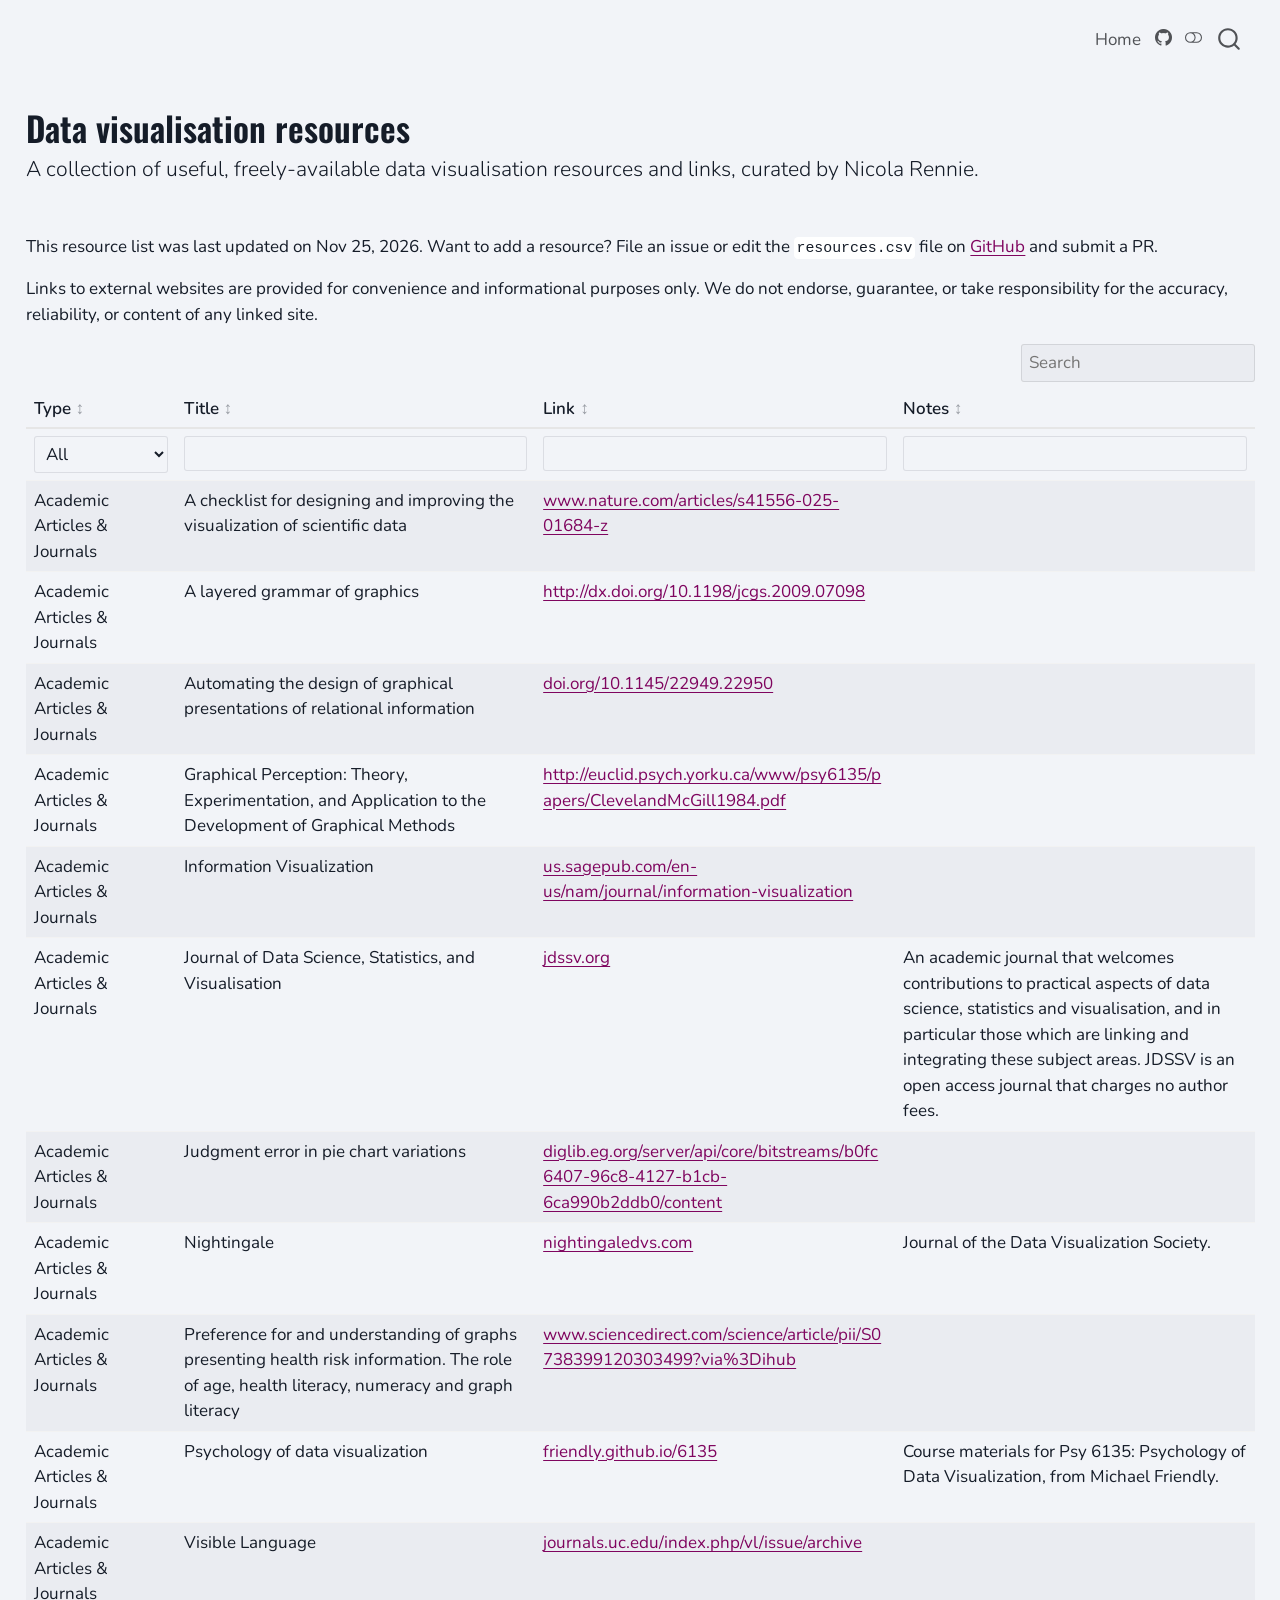
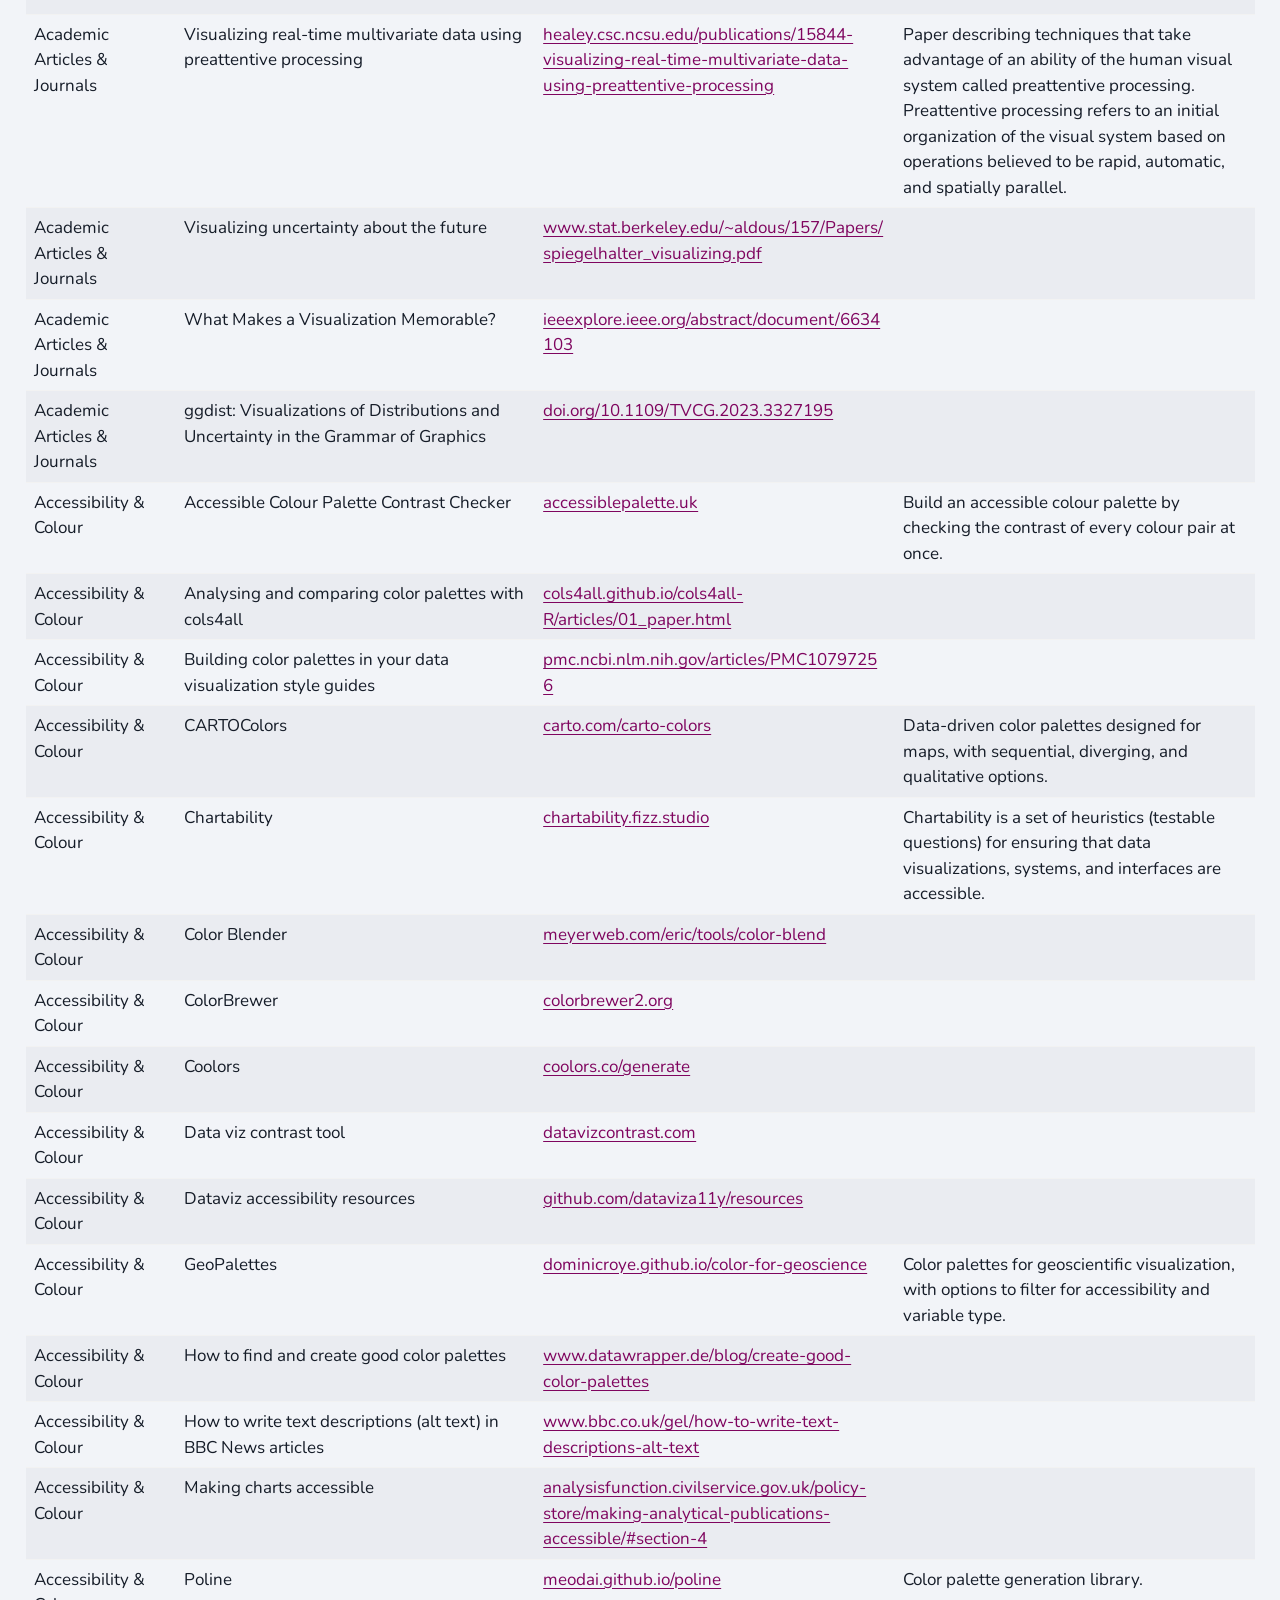
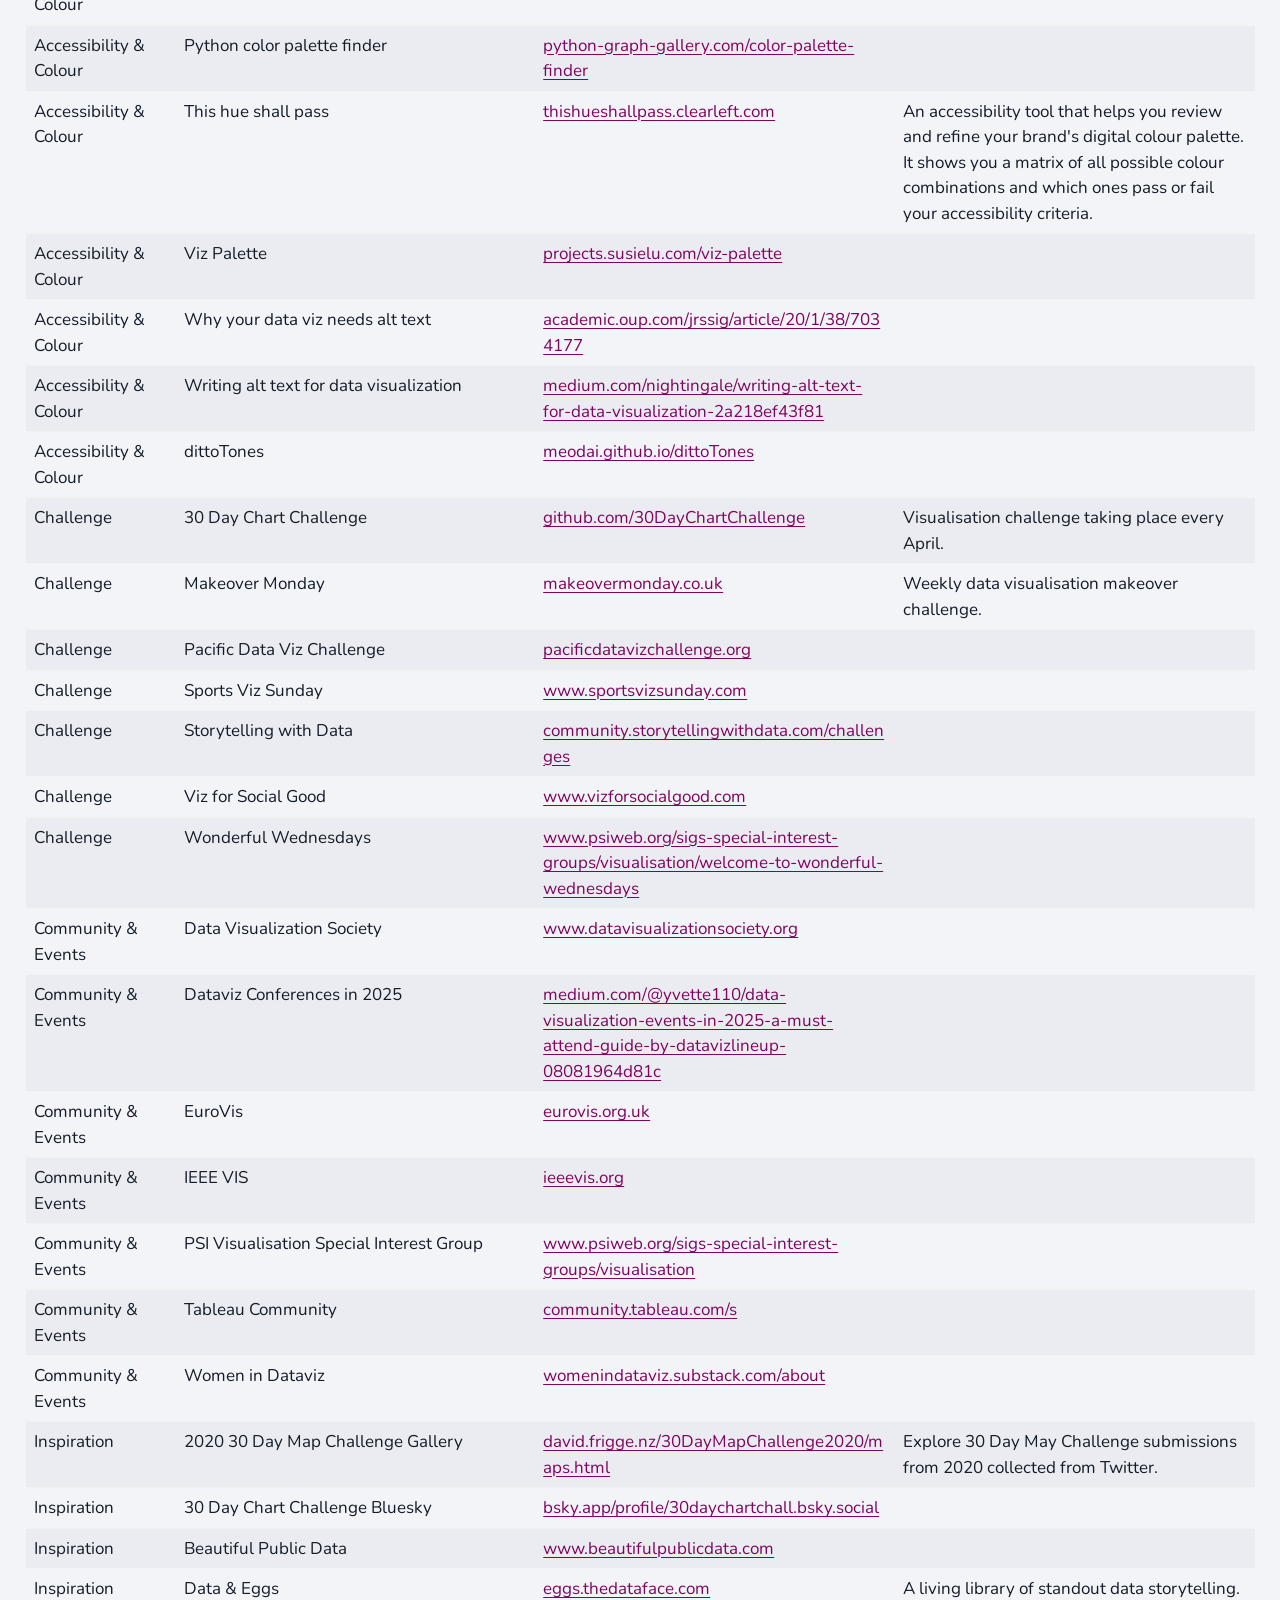
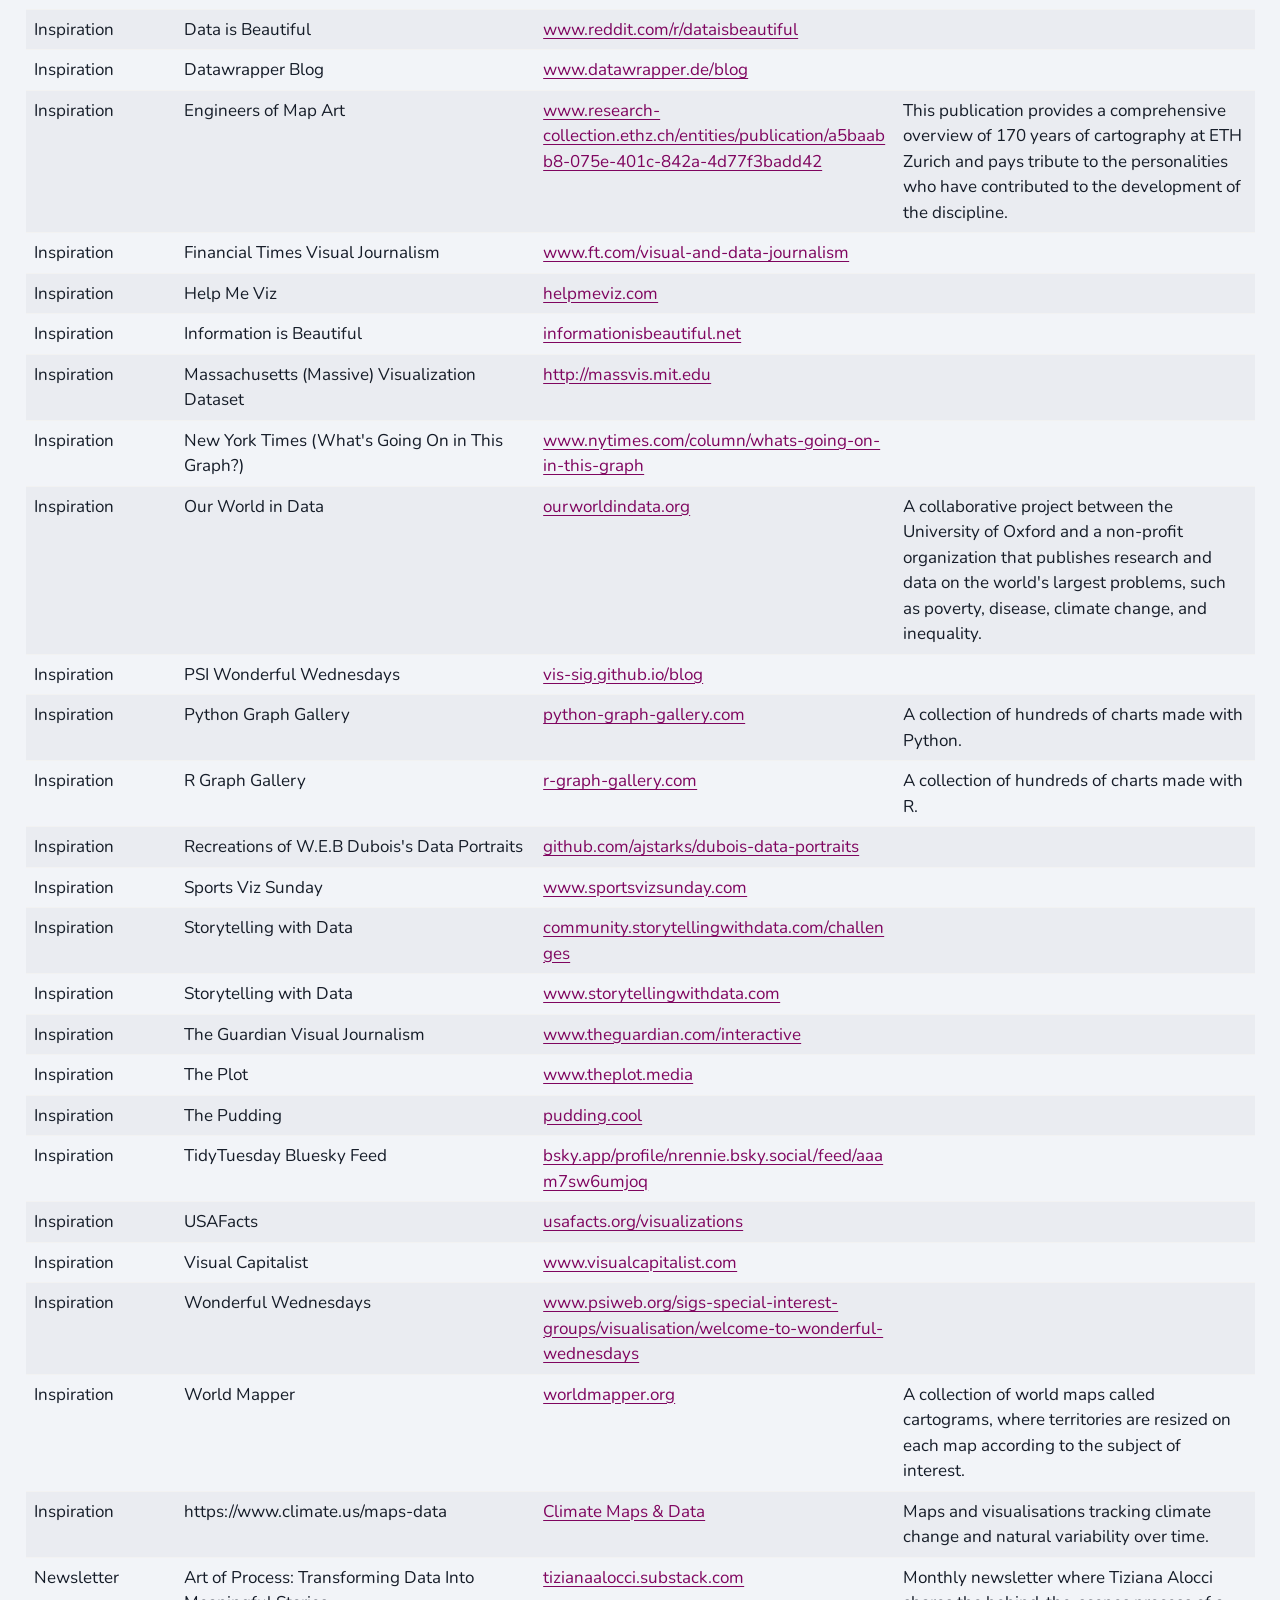
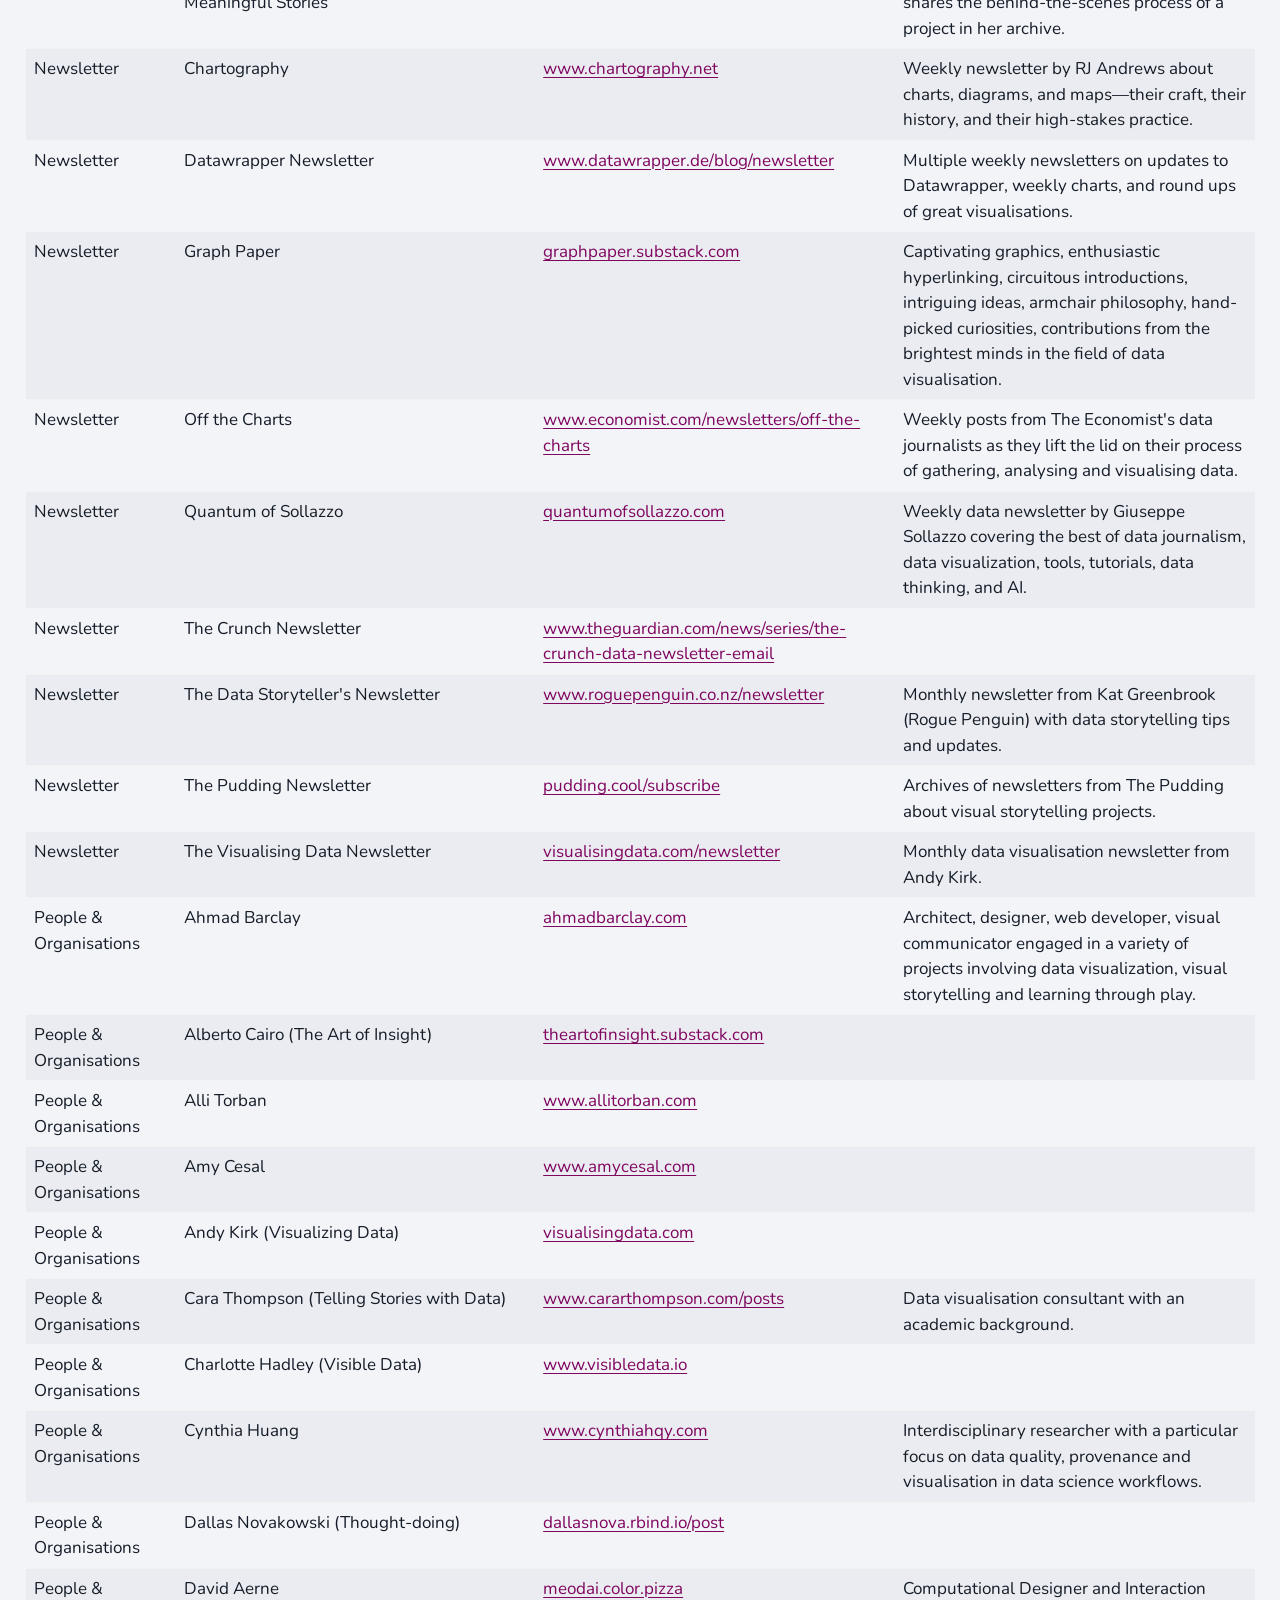
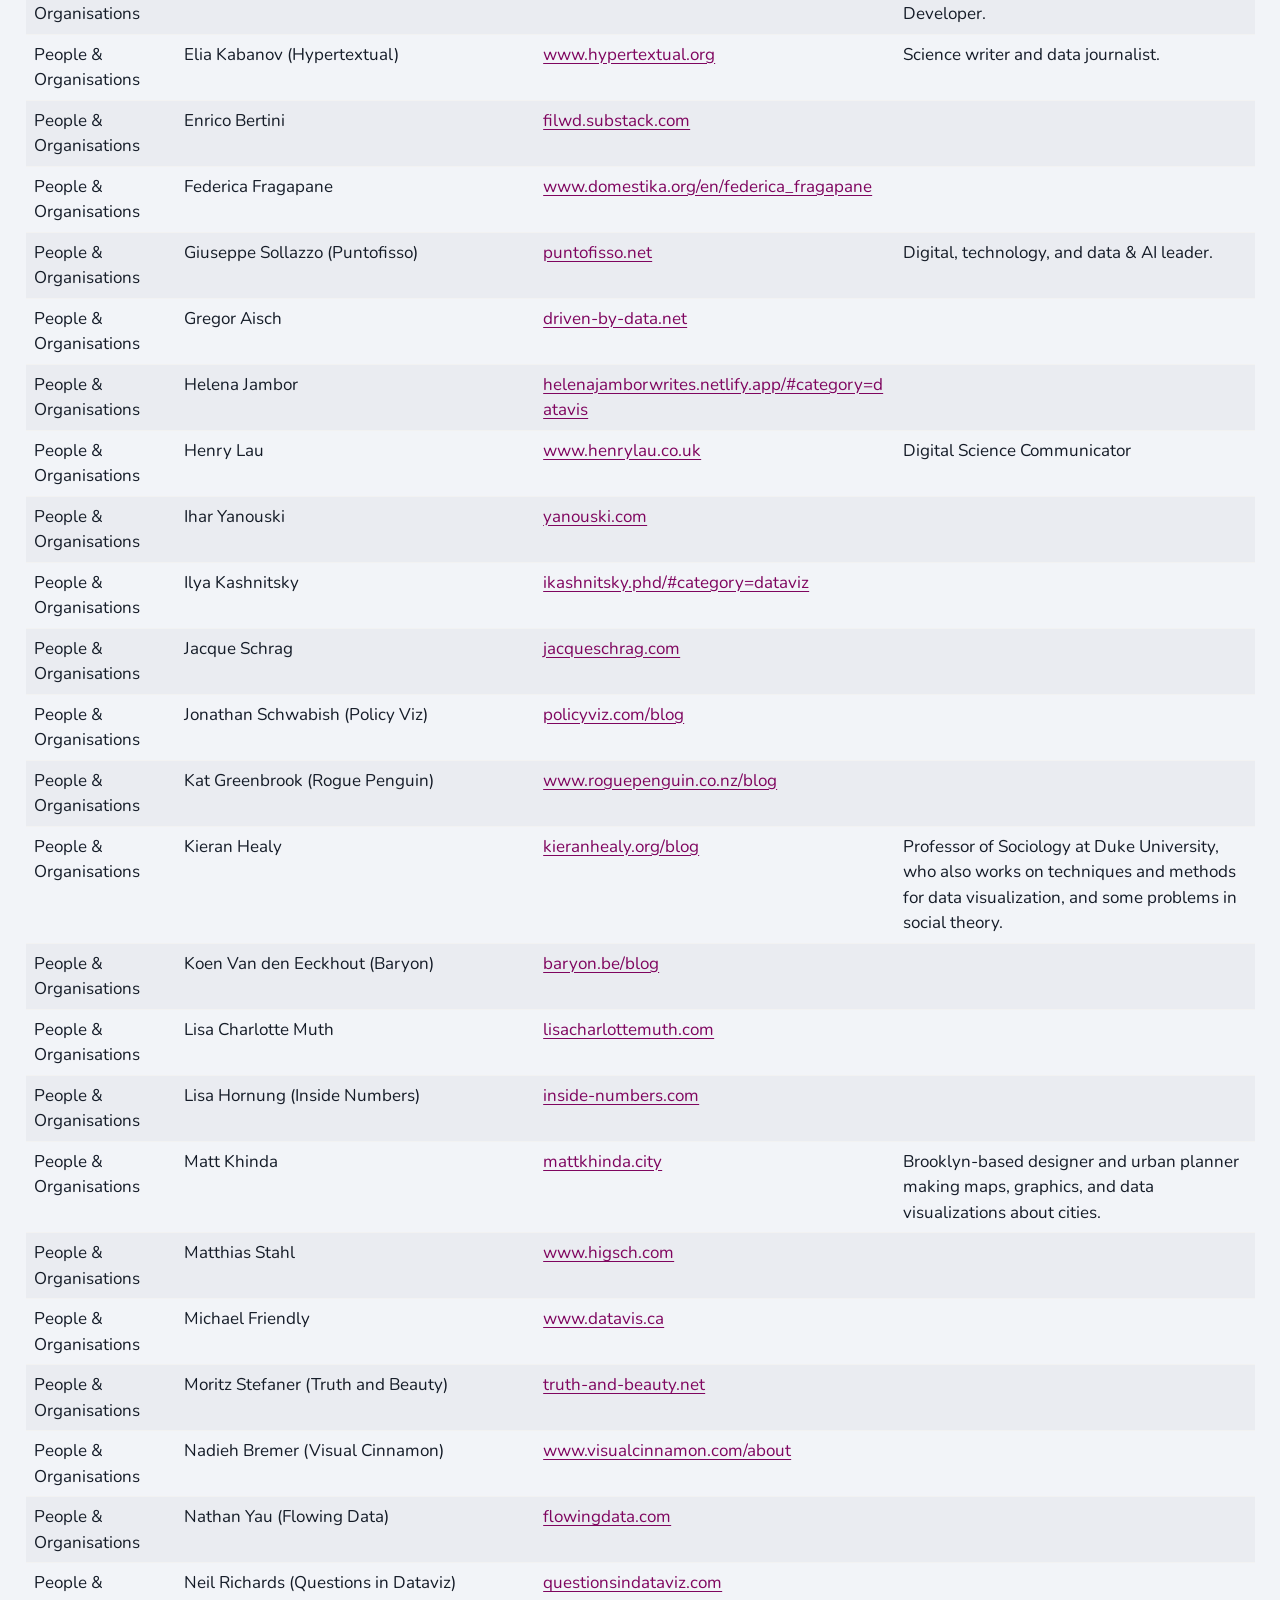
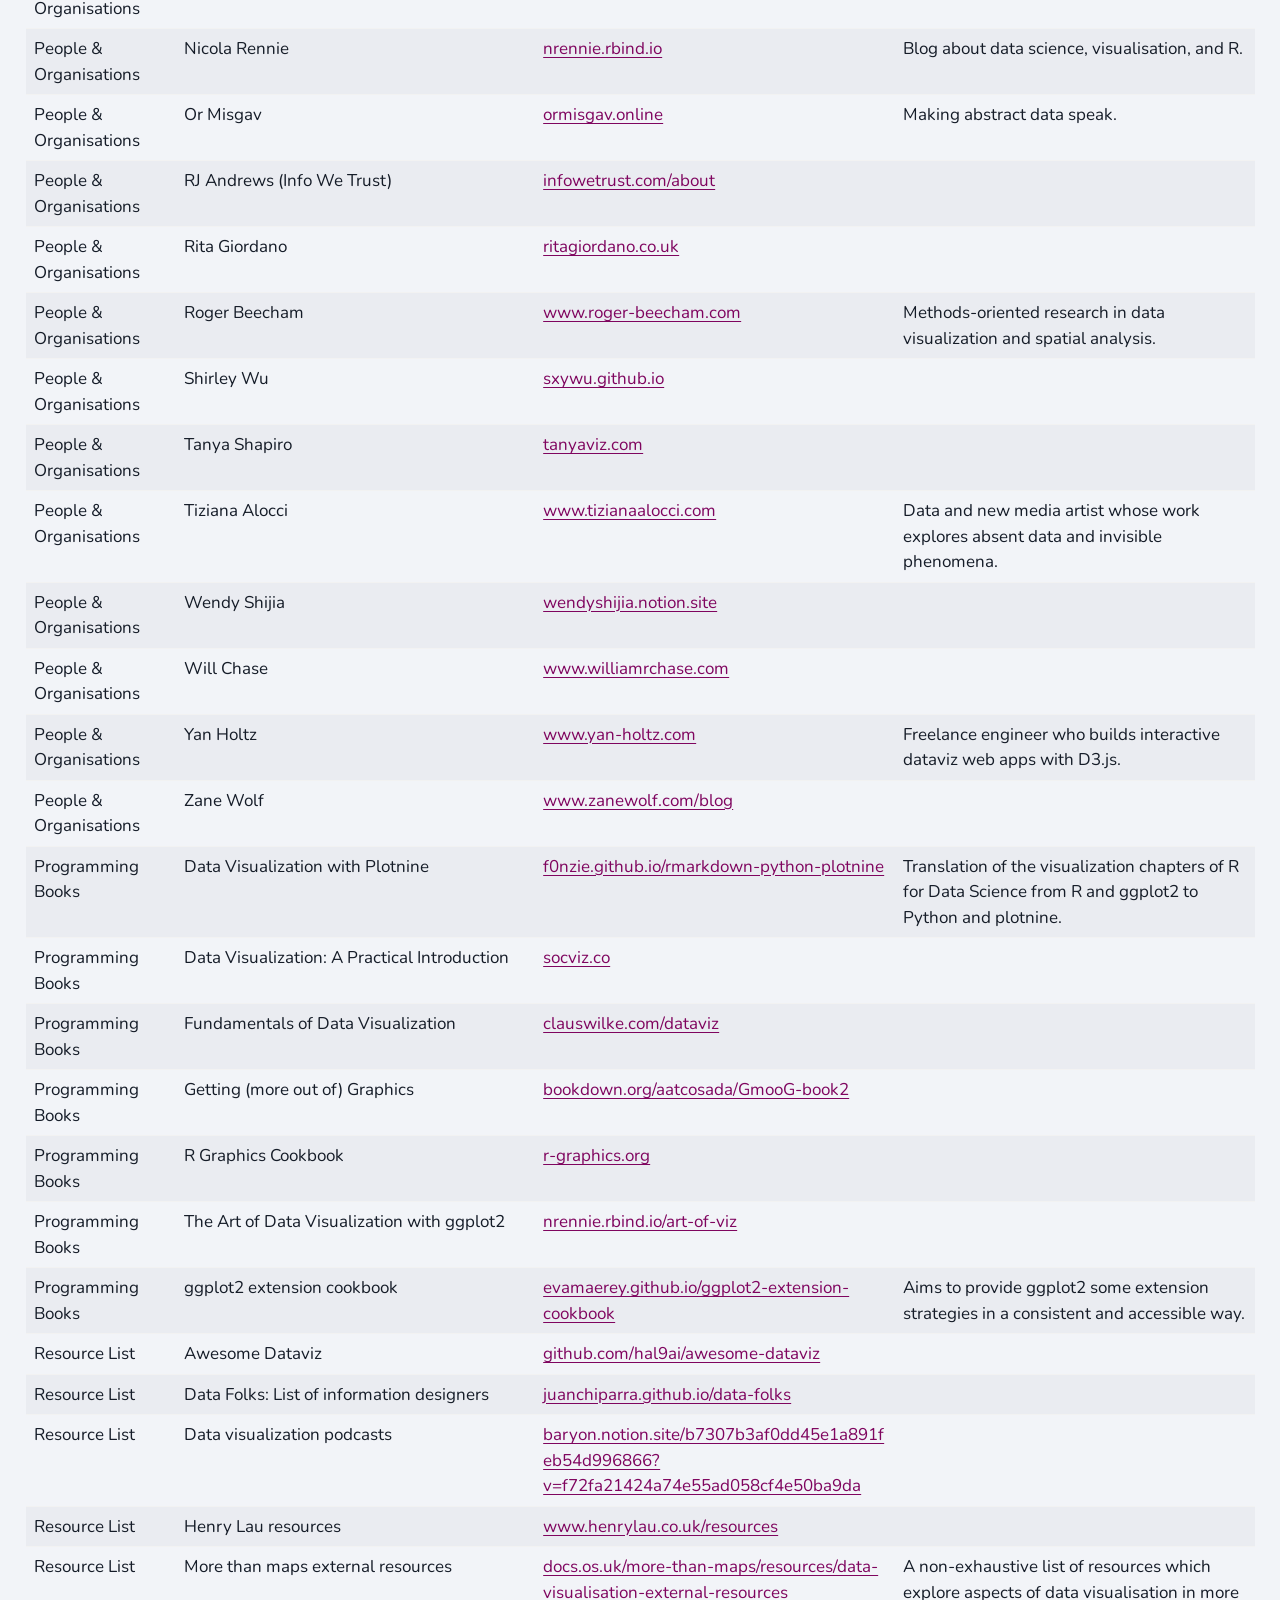
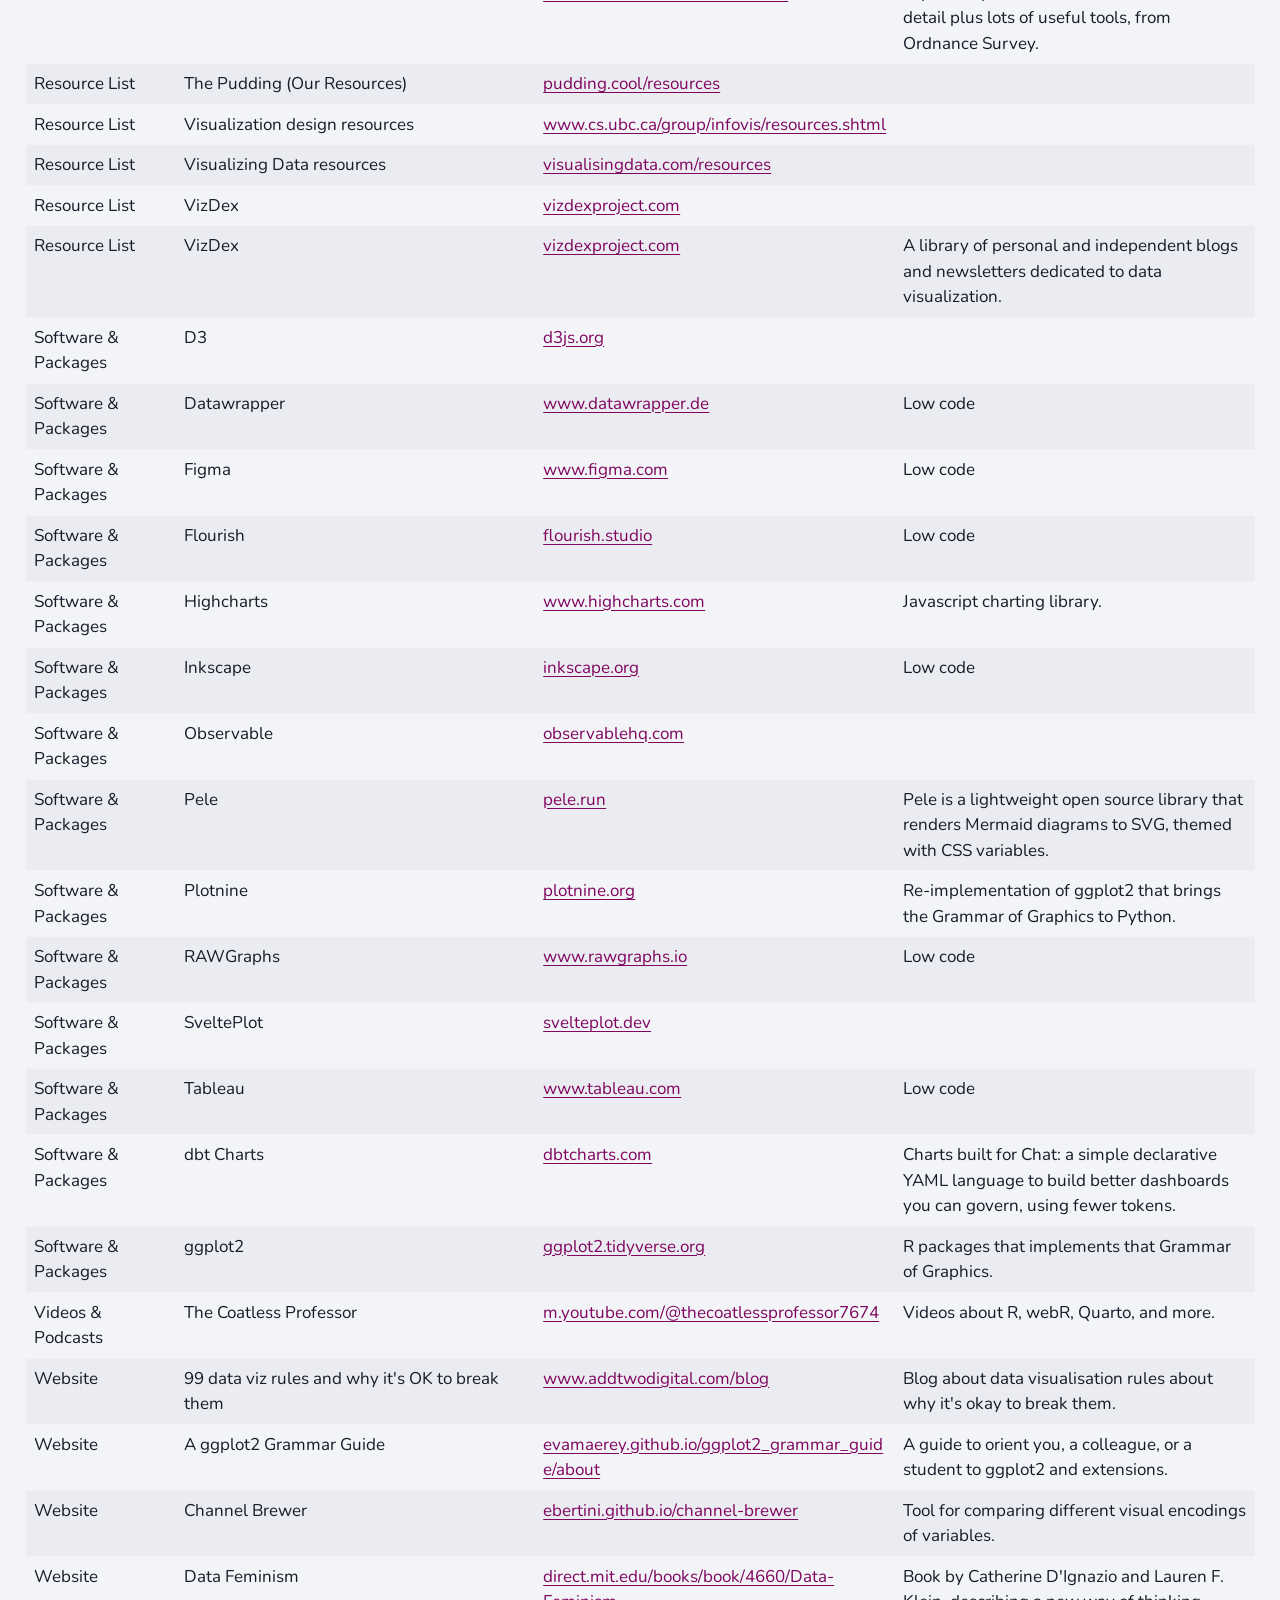
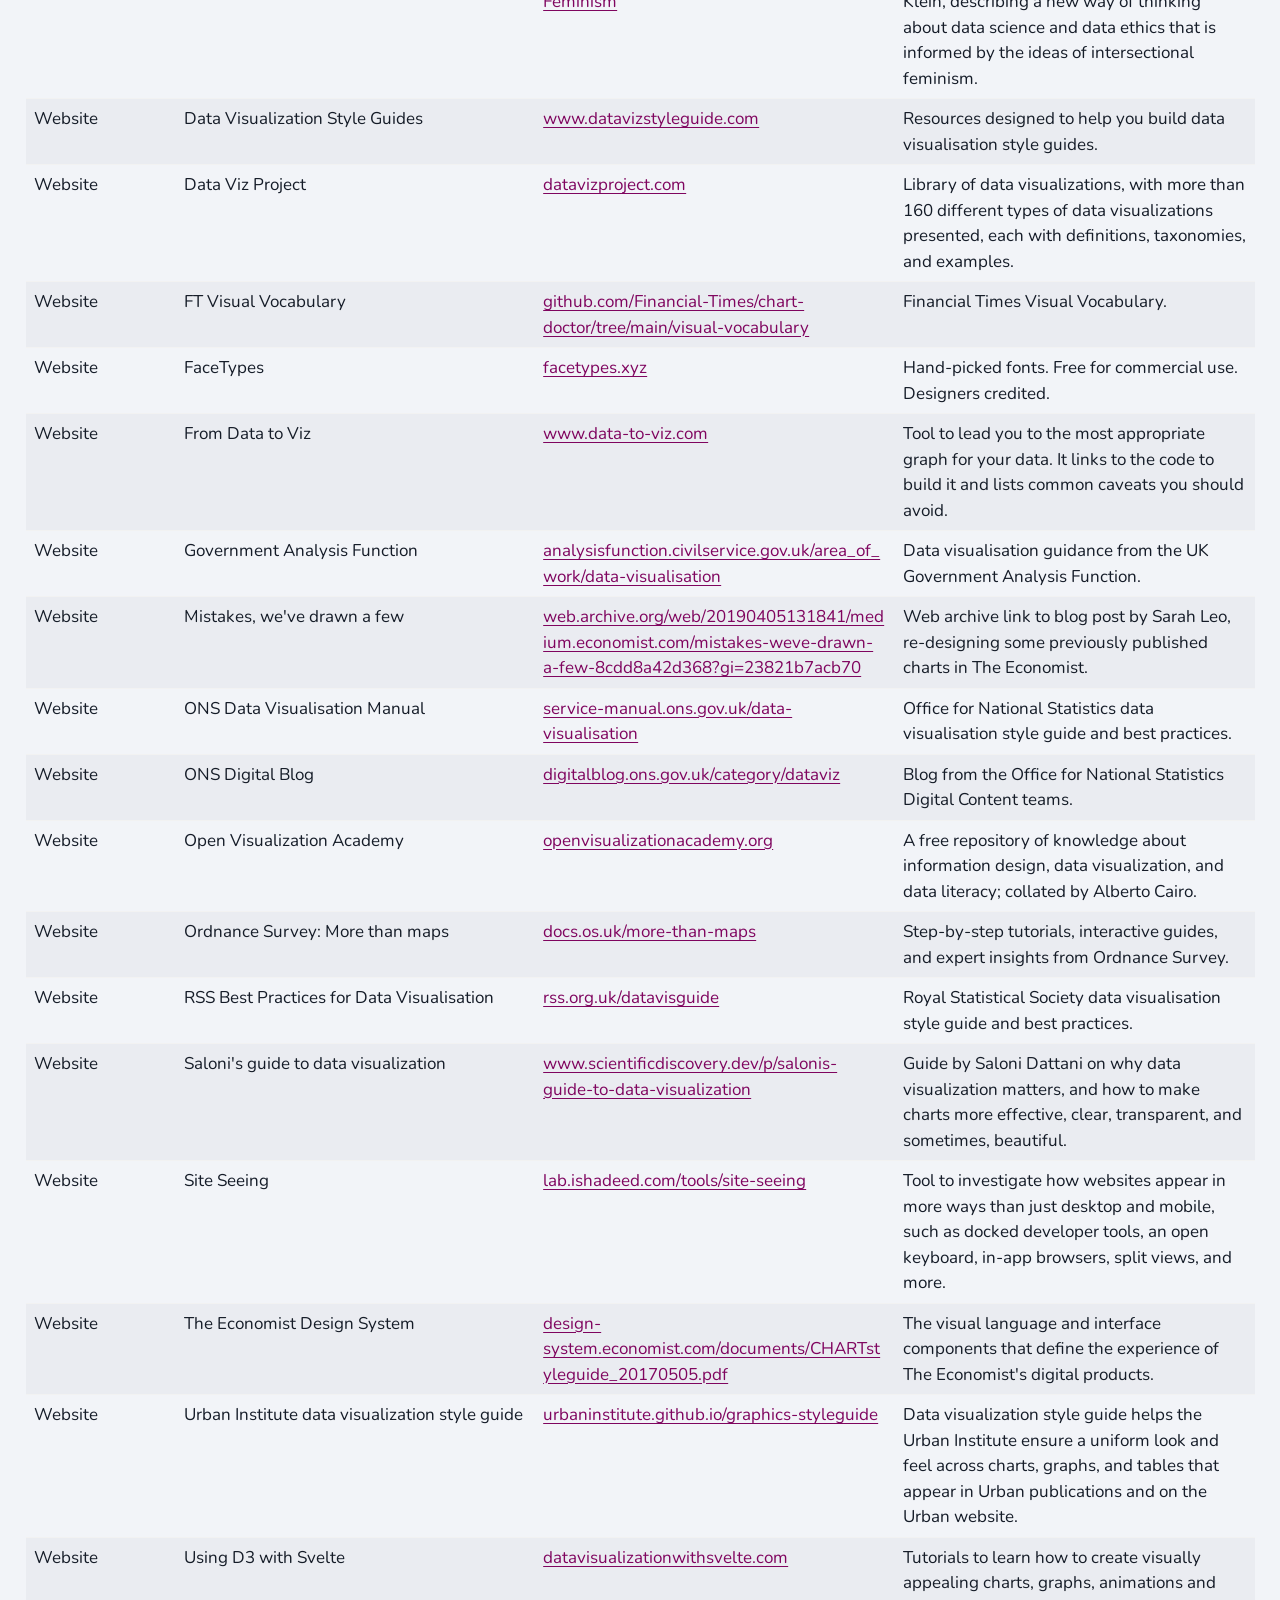
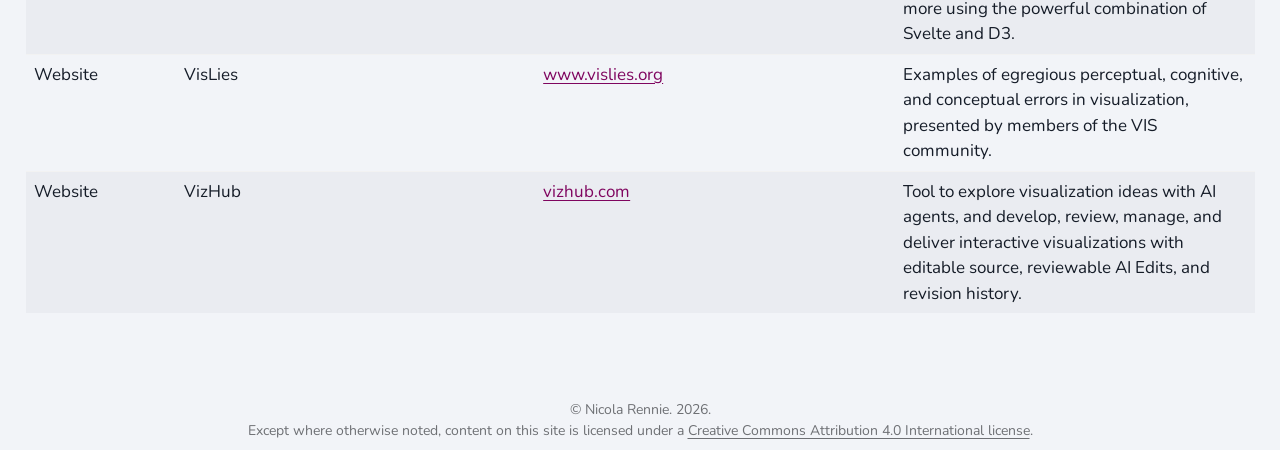
<file: data-viz/index.html>
<!DOCTYPE html>
<html xmlns="http://www.w3.org/1999/xhtml" lang="en" xml:lang="en"><head>

<meta charset="utf-8">
<meta name="generator" content="quarto-1.11.9">

<meta name="viewport" content="width=device-width, initial-scale=1.0, user-scalable=yes">

<meta name="description" content="A collection of useful, freely-available data visualisation resources and links.">

<title>Data visualisation resources</title>
<style>
/* Default styles provided by pandoc.
** See https://pandoc.org/MANUAL.html#variables-for-html for config info.
*/
span.smallcaps{font-variant: small-caps;}
div.columns{display: flex; gap: 1.5em;}
div.column{flex: auto;}
@media screen {
div.columns{gap: min(4vw, 1.5em);}
div.column{overflow-x: auto;}
}
div.hanging-indent{margin-left: 1.5em; text-indent: -1.5em;}
ul.task-list{list-style: none;}
ul.task-list li input[type="checkbox"] {
  width: 0.8em;
  margin: 0 0.8em 0.2em -1em; /* quarto-specific, see https://github.com/quarto-dev/quarto-cli/issues/4556 */ 
  vertical-align: middle;
}
</style>


<script src="../site_libs/quarto-nav/quarto-nav.js"></script>
<script src="../site_libs/quarto-nav/headroom.min.js"></script>
<script src="../site_libs/clipboard/clipboard.min.js"></script>
<script src="../site_libs/quarto-search/autocomplete.umd.js"></script>
<script src="../site_libs/quarto-search/fuse.min.js"></script>
<script src="../site_libs/quarto-search/quarto-search.js"></script>
<meta name="quarto:offset" content="../">
<link href="../assets/img/favicon.ico" rel="icon">
<script src="../site_libs/quarto-html/quarto.js" type="module"></script>
<script src="../site_libs/quarto-html/tabsets/tabsets.js" type="module"></script>
<script src="../site_libs/quarto-html/scrollable-regions/scrollable-regions.js" type="module"></script>
<script src="../site_libs/quarto-html/popper.min.js"></script>
<script src="../site_libs/quarto-html/tippy.umd.min.js"></script>
<script src="../site_libs/quarto-html/anchor.min.js"></script>
<link href="../site_libs/quarto-html/tippy.css" rel="stylesheet">
<link href="../site_libs/quarto-html/quarto-syntax-highlighting-63b5708e65d6cd79cd7618c58d0c21e7.css" rel="stylesheet" class="quarto-color-scheme" id="quarto-text-highlighting-styles">
<link href="../site_libs/quarto-html/quarto-syntax-highlighting-dark-447e42e69aaa9833c0ba1b986f430b20.css" rel="stylesheet" class="quarto-color-scheme quarto-color-alternate" id="quarto-text-highlighting-styles">
<link href="../site_libs/quarto-html/quarto-syntax-highlighting-63b5708e65d6cd79cd7618c58d0c21e7.css" rel="stylesheet" class="quarto-color-scheme-extra" id="quarto-text-highlighting-styles">
<script src="../site_libs/bootstrap/bootstrap.min.js"></script>
<link href="../site_libs/bootstrap/bootstrap-icons.css" rel="stylesheet">
<link href="../site_libs/bootstrap/bootstrap-e3c501655448dfd1e3cc73dab5965bcd.min.css" rel="stylesheet" append-hash="true" class="quarto-color-scheme" id="quarto-bootstrap" data-mode="light">
<link href="../site_libs/bootstrap/bootstrap-dark-0c67c843d53622fe3d99f4b36ed382e3.min.css" rel="stylesheet" append-hash="true" class="quarto-color-scheme quarto-color-alternate" id="quarto-bootstrap" data-mode="dark">
<link href="../site_libs/bootstrap/bootstrap-e3c501655448dfd1e3cc73dab5965bcd.min.css" rel="stylesheet" append-hash="true" class="quarto-color-scheme-extra" id="quarto-bootstrap" data-mode="light">
<script id="quarto-search-options" type="application/json">{
  "location": "navbar",
  "copy-button": false,
  "collapse-after": 3,
  "panel-placement": "end",
  "type": "overlay",
  "limit": 50,
  "keyboard-shortcut": [
    "f",
    "/",
    "s"
  ],
  "show-item-context": false,
  "language": {
    "search-no-results-text": "No results",
    "search-matching-documents-text": "matching documents",
    "search-copy-link-title": "Copy link to search",
    "search-hide-matches-text": "Hide additional matches",
    "search-more-match-text": "more match in this document",
    "search-more-matches-text": "more matches in this document",
    "search-clear-button-title": "Clear",
    "search-text-placeholder": "",
    "search-detached-cancel-button-title": "Cancel",
    "search-submit-button-title": "Submit",
    "search-label": "Search"
  }
}</script>
<script src="../site_libs/core-js-2.5.3/shim.min.js"></script>
<script src="../site_libs/react-18.2.0/react.min.js"></script>
<script src="../site_libs/react-18.2.0/react-dom.min.js"></script>
<script src="../site_libs/reactwidget-2.0.0/react-tools.js"></script>
<link href="../site_libs/htmltools-fill-0.5.9/fill.css" rel="stylesheet">
<script src="../site_libs/htmlwidgets-1.6.4/htmlwidgets.js"></script>
<link href="../site_libs/reactable-0.4.5/reactable.css" rel="stylesheet">
<script src="../site_libs/reactable-binding-0.4.5/reactable.js"></script>


<meta property="og:title" content="Data visualisation resources">
<meta property="og:description" content="A collection of useful, freely-available data visualisation resources and links.">
<meta property="og:image" content="https://nrennie.github.io/resources/data-viz/featured.png">
<meta property="og:image:height" content="1200">
<meta property="og:image:width" content="1200">
<meta name="twitter:title" content="Data visualisation resources">
<meta name="twitter:description" content="A collection of useful, freely-available data visualisation resources and links.">
<meta name="twitter:image" content="https://nrennie.github.io/resources/data-viz/featured.png">
<meta name="twitter:card" content="summary_large_image">
</head>

<body class="floating nav-fixed quarto-light"><a id="quarto-skip-link" class="visually-hidden-focusable" href="#quarto-document-content">Skip to main content</a><script id="quarto-html-before-body" type="application/javascript">
    const toggleBodyColorMode = (bsSheetEl) => {
      const mode = bsSheetEl.getAttribute("data-mode");
      const bodyEl = window.document.querySelector("body");
      if (mode === "dark") {
        bodyEl.classList.add("quarto-dark");
        bodyEl.classList.remove("quarto-light");
      } else {
        bodyEl.classList.add("quarto-light");
        bodyEl.classList.remove("quarto-dark");
      }
    }
    const toggleBodyColorPrimary = () => {
      const bsSheetEl = window.document.querySelector("link#quarto-bootstrap:not([rel=disabled-stylesheet])");
      if (bsSheetEl) {
        toggleBodyColorMode(bsSheetEl);
      }
    }
    const setColorSchemeToggle = (alternate) => {
      const toggles = window.document.querySelectorAll('.quarto-color-scheme-toggle');
      for (let i=0; i < toggles.length; i++) {
        const toggle = toggles[i];
        if (toggle) {
          toggle.setAttribute("aria-checked", alternate ? "true" : "false");
          if (alternate) {
            toggle.classList.add("alternate");
          } else {
            toggle.classList.remove("alternate");
          }
        }
      }
    };
    const toggleColorMode = (alternate) => {
      // Switch the stylesheets
      const primaryStylesheets = window.document.querySelectorAll('link.quarto-color-scheme:not(.quarto-color-alternate)');
      const alternateStylesheets = window.document.querySelectorAll('link.quarto-color-scheme.quarto-color-alternate');
      manageTransitions('#quarto-margin-sidebar .nav-link', false);
      if (alternate) {
        // note: dark is layered on light, we don't disable primary!
        enableStylesheet(alternateStylesheets);
        for (const sheetNode of alternateStylesheets) {
          if (sheetNode.id === "quarto-bootstrap") {
            toggleBodyColorMode(sheetNode);
          }
        }
      } else {
        disableStylesheet(alternateStylesheets);
        enableStylesheet(primaryStylesheets)
        toggleBodyColorPrimary();
      }
      manageTransitions('#quarto-margin-sidebar .nav-link', true);
      // Switch the toggles
      setColorSchemeToggle(alternate)
    }
    // Hack to workaround the fact that safari doesn't
    // properly recolor the scrollbar when toggling (#1455).
    // Not run on load: stylesheets are set before first paint there, and
    // scrolling would undo the scroll to a URL fragment (#14973).
    // The one pixel nudge keeps the reader where they were.
    const refreshSafariScrollbar = () => {
      if (navigator.userAgent.indexOf('Safari') > 0 && navigator.userAgent.indexOf('Chrome') == -1) {
        manageTransitions("body", false);
        const scrollY = window.scrollY;
        window.scrollTo(0, scrollY > 0 ? scrollY - 1 : 1);
        setTimeout(() => {
          window.scrollTo(0, scrollY);
          manageTransitions("body", true);
        }, 40);
      }
    }
    const disableStylesheet = (stylesheets) => {
      for (let i=0; i < stylesheets.length; i++) {
        const stylesheet = stylesheets[i];
        stylesheet.rel = 'disabled-stylesheet';
      }
    }
    const enableStylesheet = (stylesheets) => {
      for (let i=0; i < stylesheets.length; i++) {
        const stylesheet = stylesheets[i];
        if(stylesheet.rel !== 'stylesheet') { // for Chrome, which will still FOUC without this check
          stylesheet.rel = 'stylesheet';
        }
      }
    }
    const manageTransitions = (selector, allowTransitions) => {
      const els = window.document.querySelectorAll(selector);
      for (let i=0; i < els.length; i++) {
        const el = els[i];
        if (allowTransitions) {
          el.classList.remove('notransition');
        } else {
          el.classList.add('notransition');
        }
      }
    }
    const isFileUrl = () => {
      return window.location.protocol === 'file:';
    }
    const hasAlternateSentinel = () => {
      let styleSentinel = getColorSchemeSentinel();
      if (styleSentinel !== null) {
        return styleSentinel === "alternate";
      } else {
        return false;
      }
    }
    const setStyleSentinel = (alternate) => {
      const value = alternate ? "alternate" : "default";
      if (!isFileUrl()) {
        window.localStorage.setItem("quarto-color-scheme", value);
      } else {
        localAlternateSentinel = value;
      }
    }
    const getColorSchemeSentinel = () => {
      if (!isFileUrl()) {
        const storageValue = window.localStorage.getItem("quarto-color-scheme");
        return storageValue != null ? storageValue : localAlternateSentinel;
      } else {
        return localAlternateSentinel;
      }
    }
    const toggleGiscusIfUsed = (isAlternate, darkModeDefault) => {
      const baseTheme = document.querySelector('#giscus-base-theme')?.value ?? 'light';
      const alternateTheme = document.querySelector('#giscus-alt-theme')?.value ?? 'dark';
      let newTheme = '';
      if(authorPrefersDark) {
        newTheme = isAlternate ? baseTheme : alternateTheme;
      } else {
        newTheme = isAlternate ? alternateTheme : baseTheme;
      }
      const changeGiscusTheme = () => {
        // From: https://github.com/giscus/giscus/issues/336
        const sendMessage = (message) => {
          const iframe = document.querySelector('iframe.giscus-frame');
          if (!iframe) return;
          iframe.contentWindow.postMessage({ giscus: message }, 'https://giscus.app');
        }
        sendMessage({
          setConfig: {
            theme: newTheme
          }
        });
      }
      const isGiscussLoaded = window.document.querySelector('iframe.giscus-frame') !== null;
      if (isGiscussLoaded) {
        changeGiscusTheme();
      }
    };
    const authorPrefersDark = false;
    const darkModeDefault = authorPrefersDark;
      document.querySelector('link#quarto-text-highlighting-styles.quarto-color-scheme-extra').rel = 'disabled-stylesheet';
      document.querySelector('link#quarto-bootstrap.quarto-color-scheme-extra').rel = 'disabled-stylesheet';
    let localAlternateSentinel = darkModeDefault ? 'alternate' : 'default';
    // Dark / light mode switch
    window.quartoToggleColorScheme = () => {
      // Read the current dark / light value
      let toAlternate = !hasAlternateSentinel();
      toggleColorMode(toAlternate);
      refreshSafariScrollbar();
      setStyleSentinel(toAlternate);
      toggleGiscusIfUsed(toAlternate, darkModeDefault);
      window.dispatchEvent(new Event('resize'));
    };
    // Switch to dark mode if need be
    if (hasAlternateSentinel()) {
      toggleColorMode(true);
    } else {
      toggleColorMode(false);
    }
  </script>

<div id="quarto-search-results"></div>
  <header id="quarto-header" class="headroom fixed-top">
    <nav class="navbar navbar-expand-lg " data-bs-theme="dark" aria-label="Site">
      <div class="navbar-container container-fluid">
          <button class="navbar-toggler" type="button" data-bs-toggle="collapse" data-bs-target="#navbarCollapse" aria-controls="navbarCollapse" aria-expanded="false" aria-label="Toggle navigation" onclick="if (window.quartoToggleHeadroom) { window.quartoToggleHeadroom(); }">
  <span class="navbar-toggler-icon"></span>
</button>
          <div class="collapse navbar-collapse" id="navbarCollapse">
            <ul class="navbar-nav navbar-nav-scroll ms-auto">
  <li class="nav-item">
    <a class="nav-link" href="../index.html"> 
<span class="menu-text">Home</span></a>
  </li>  
</ul>
          </div> <!-- /navcollapse -->
            <div class="quarto-navbar-tools">
    <a href="https://github.com/nrennie/resources" title="" class="quarto-navigation-tool px-1" aria-label=""><i class="bi bi-github"></i></a>
  <button type="button" role="switch" aria-checked="false" class="quarto-color-scheme-toggle quarto-navigation-tool  px-1" onclick="window.quartoToggleColorScheme(); return false;" title="Toggle dark mode" aria-label="Toggle dark mode"><i class="bi"></i></button>
</div>
            <div id="quarto-search" class="" title="Search"></div>
      </div> <!-- /container-fluid -->
    </nav>
</header>
<!-- content -->
<div id="quarto-content" class="quarto-container page-columns page-rows-contents page-layout-full page-navbar">
<!-- sidebar -->
  
<div id="quarto-sidebar-glass" class="quarto-sidebar-collapse-item" data-bs-toggle="collapse" data-bs-target=".quarto-sidebar-collapse-item"></div>
<!-- margin-sidebar -->
    <div id="quarto-margin-sidebar" class="sidebar margin-sidebar zindex-bottom">
    </div>
<!-- main -->
<main class="content column-page" id="quarto-document-content" tabindex="-1">


<header id="title-block-header" class="quarto-title-block default">
<div class="quarto-title">
<h1 class="title">Data visualisation resources</h1>
<p class="subtitle lead">A collection of useful, freely-available data visualisation resources and links, curated by Nicola Rennie.</p>
</div>

<div>
  <div class="description">
    A collection of useful, freely-available data visualisation resources and links.
  </div>
</div>


<div class="quarto-title-meta column-page">

    
  
    
  </div>
  


</header>


<p>This resource list was last updated on Nov 25, 2026. Want to add a resource? File an issue or edit the <code>resources.csv</code> file on <a href="https://github.com/nrennie/resources">GitHub</a> and submit a PR.</p>
<p>Links to external websites are provided for convenience and informational purposes only. We do not endorse, guarantee, or take responsibility for the accuracy, reliability, or content of any linked site.</p>
<div class="cell">
<div class="cell-output-display">
<div class="reactable html-widget html-fill-item" id="resources-tbl" style="width:auto;height:auto;"></div>
<script type="application/json" data-for="resources-tbl">{"x":{"tag":{"name":"Reactable","attribs":{"data":{"Type":["Academic Articles & Journals","Academic Articles & Journals","Academic Articles & Journals","Academic Articles & Journals","Academic Articles & Journals","Academic Articles & Journals","Academic Articles & Journals","Academic Articles & Journals","Academic Articles & Journals","Academic Articles & Journals","Academic Articles & Journals","Academic Articles & Journals","Academic Articles & Journals","Academic Articles & Journals","Academic Articles & Journals","Accessibility & Colour","Accessibility & Colour","Accessibility & Colour","Accessibility & Colour","Accessibility & Colour","Accessibility & Colour","Accessibility & Colour","Accessibility & Colour","Accessibility & Colour","Accessibility & Colour","Accessibility & Colour","Accessibility & Colour","Accessibility & Colour","Accessibility & Colour","Accessibility & Colour","Accessibility & Colour","Accessibility & Colour","Accessibility & Colour","Accessibility & Colour","Accessibility & Colour","Accessibility & Colour","Challenge","Challenge","Challenge","Challenge","Challenge","Challenge","Challenge","Community & Events","Community & Events","Community & Events","Community & Events","Community & Events","Community & Events","Community & Events","Inspiration","Inspiration","Inspiration","Inspiration","Inspiration","Inspiration","Inspiration","Inspiration","Inspiration","Inspiration","Inspiration","Inspiration","Inspiration","Inspiration","Inspiration","Inspiration","Inspiration","Inspiration","Inspiration","Inspiration","Inspiration","Inspiration","Inspiration","Inspiration","Inspiration","Inspiration","Inspiration","Inspiration","Inspiration","Newsletter","Newsletter","Newsletter","Newsletter","Newsletter","Newsletter","Newsletter","Newsletter","Newsletter","Newsletter","People & Organisations","People & Organisations","People & Organisations","People & Organisations","People & Organisations","People & Organisations","People & Organisations","People & Organisations","People & Organisations","People & Organisations","People & Organisations","People & Organisations","People & Organisations","People & Organisations","People & Organisations","People & Organisations","People & Organisations","People & Organisations","People & Organisations","People & Organisations","People & Organisations","People & Organisations","People & Organisations","People & Organisations","People & Organisations","People & Organisations","People & Organisations","People & Organisations","People & Organisations","People & Organisations","People & Organisations","People & Organisations","People & Organisations","People & Organisations","People & Organisations","People & Organisations","People & Organisations","People & Organisations","People & Organisations","People & Organisations","People & Organisations","People & Organisations","People & Organisations","People & Organisations","People & Organisations","Programming Books","Programming Books","Programming Books","Programming Books","Programming Books","Programming Books","Programming Books","Resource List","Resource List","Resource List","Resource List","Resource List","Resource List","Resource List","Resource List","Resource List","Resource List","Software & Packages","Software & Packages","Software & Packages","Software & Packages","Software & Packages","Software & Packages","Software & Packages","Software & Packages","Software & Packages","Software & Packages","Software & Packages","Software & Packages","Software & Packages","Software & Packages","Videos & Podcasts","Website","Website","Website","Website","Website","Website","Website","Website","Website","Website","Website","Website","Website","Website","Website","Website","Website","Website","Website","Website","Website","Website","Website"],"Title":["A checklist for designing and improving the visualization of scientific data","A layered grammar of graphics","Automating the design of graphical presentations of relational information","Graphical Perception: Theory, Experimentation, and Application to the Development of Graphical Methods","Information Visualization","Journal of Data Science, Statistics, and Visualisation","Judgment error in pie chart variations","Nightingale","Preference for and understanding of graphs presenting health risk information. The role of age, health literacy, numeracy and graph literacy","Psychology of data visualization","Visible Language","Visualizing real-time multivariate data using preattentive processing","Visualizing uncertainty about the future","What Makes a Visualization Memorable?","ggdist: Visualizations of Distributions and Uncertainty in the Grammar of Graphics","Accessible Colour Palette Contrast Checker","Analysing and comparing color palettes with cols4all","Building color palettes in your data visualization style guides","CARTOColors","Chartability","Color Blender","ColorBrewer","Coolors","Data viz contrast tool","Dataviz accessibility resources","GeoPalettes","How to find and create good color palettes","How to write text descriptions (alt text) in BBC News articles","Making charts accessible","Poline","Python color palette finder","This hue shall pass","Viz Palette","Why your data viz needs alt text","Writing alt text for data visualization","dittoTones","30 Day Chart Challenge","Makeover Monday","Pacific Data Viz Challenge","Sports Viz Sunday","Storytelling with Data","Viz for Social Good","Wonderful Wednesdays","Data Visualization Society","Dataviz Conferences in 2025","EuroVis","IEEE VIS","PSI Visualisation Special Interest Group","Tableau Community","Women in Dataviz","2020 30 Day Map Challenge Gallery","30 Day Chart Challenge Bluesky","Beautiful Public Data","Data & Eggs","Data is Beautiful","Datawrapper Blog","Engineers of Map Art","Financial Times Visual Journalism","Help Me Viz","Information is Beautiful","Massachusetts (Massive) Visualization Dataset","New York Times (What's Going On in This Graph?)","Our World in Data","PSI Wonderful Wednesdays","Python Graph Gallery","R Graph Gallery","Recreations of W.E.B Dubois's Data Portraits","Sports Viz Sunday","Storytelling with Data","Storytelling with Data","The Guardian Visual Journalism","The Plot","The Pudding","TidyTuesday Bluesky Feed","USAFacts","Visual Capitalist","Wonderful Wednesdays","World Mapper","https://www.climate.us/maps-data","Art of Process: Transforming Data Into Meaningful Stories","Chartography","Datawrapper Newsletter","Graph Paper","Off the Charts","Quantum of Sollazzo","The Crunch Newsletter","The Data Storyteller's Newsletter","The Pudding Newsletter","The Visualising Data Newsletter","Ahmad Barclay","Alberto Cairo (The Art of Insight)","Alli Torban","Amy Cesal","Andy Kirk (Visualizing Data)","Cara Thompson (Telling Stories with Data)","Charlotte Hadley (Visible Data)","Cynthia Huang","Dallas Novakowski (Thought-doing)","David Aerne","Elia Kabanov (Hypertextual)","Enrico Bertini","Federica Fragapane","Giuseppe Sollazzo (Puntofisso)","Gregor Aisch","Helena Jambor","Henry Lau","Ihar Yanouski","Ilya Kashnitsky","Jacque Schrag","Jonathan Schwabish (Policy Viz)","Kat Greenbrook (Rogue Penguin)","Kieran Healy","Koen Van den Eeckhout (Baryon)","Lisa Charlotte Muth","Lisa Hornung (Inside Numbers)","Matt Khinda","Matthias Stahl","Michael Friendly","Moritz Stefaner (Truth and Beauty)","Nadieh Bremer (Visual Cinnamon)","Nathan Yau (Flowing Data)","Neil Richards (Questions in Dataviz)","Nicola Rennie","Or Misgav","RJ Andrews (Info We Trust)","Rita Giordano","Roger Beecham","Shirley Wu","Tanya Shapiro","Tiziana Alocci","Wendy Shijia","Will Chase","Yan Holtz","Zane Wolf","Data Visualization with Plotnine","Data Visualization: A Practical Introduction","Fundamentals of Data Visualization","Getting (more out of) Graphics","R Graphics Cookbook","The Art of Data Visualization with ggplot2","ggplot2 extension cookbook","Awesome Dataviz","Data Folks: List of information designers","Data visualization podcasts","Henry Lau resources","More than maps external resources","The Pudding (Our Resources)","Visualization design resources","Visualizing Data resources","VizDex","VizDex","D3","Datawrapper","Figma","Flourish","Highcharts","Inkscape","Observable","Pele","Plotnine","RAWGraphs","SveltePlot","Tableau","dbt Charts","ggplot2","The Coatless Professor","99 data viz rules and why it's OK to break them","A ggplot2 Grammar Guide","Channel Brewer","Data Feminism","Data Visualization Style Guides","Data Viz Project","FT Visual Vocabulary","FaceTypes","From Data to Viz","Government Analysis Function","Mistakes, we've drawn a few","ONS Data Visualisation Manual","ONS Digital Blog","Open Visualization Academy","Ordnance Survey: More than maps","RSS Best Practices for Data Visualisation","Saloni's guide to data visualization","Site Seeing","The Economist Design System","Urban Institute data visualization style guide","Using D3 with Svelte","VisLies","VizHub"],"Link":["<a href='https://www.nature.com/articles/s41556-025-01684-z' target = '_blank'>www.nature.com/articles/s41556-025-01684-z<\/a>","<a href='http://dx.doi.org/10.1198/jcgs.2009.07098' target = '_blank'>http://dx.doi.org/10.1198/jcgs.2009.07098<\/a>","<a href='https://doi.org/10.1145/22949.22950' target = '_blank'>doi.org/10.1145/22949.22950<\/a>","<a href='http://euclid.psych.yorku.ca/www/psy6135/papers/ClevelandMcGill1984.pdf' target = '_blank'>http://euclid.psych.yorku.ca/www/psy6135/papers/ClevelandMcGill1984.pdf<\/a>","<a href='https://us.sagepub.com/en-us/nam/journal/information-visualization' target = '_blank'>us.sagepub.com/en-us/nam/journal/information-visualization<\/a>","<a href='https://jdssv.org/' target = '_blank'>jdssv.org<\/a>","<a href='https://diglib.eg.org/server/api/core/bitstreams/b0fc6407-96c8-4127-b1cb-6ca990b2ddb0/content' target = '_blank'>diglib.eg.org/server/api/core/bitstreams/b0fc6407-96c8-4127-b1cb-6ca990b2ddb0/content<\/a>","<a href='https://nightingaledvs.com/' target = '_blank'>nightingaledvs.com<\/a>","<a href='https://www.sciencedirect.com/science/article/pii/S0738399120303499?via%3Dihub' target = '_blank'>www.sciencedirect.com/science/article/pii/S0738399120303499?via%3Dihub<\/a>","<a href='https://friendly.github.io/6135/' target = '_blank'>friendly.github.io/6135<\/a>","<a href='https://journals.uc.edu/index.php/vl/issue/archive' target = '_blank'>journals.uc.edu/index.php/vl/issue/archive<\/a>","<a href='https://healey.csc.ncsu.edu/publications/15844-visualizing-real-time-multivariate-data-using-preattentive-processing' target = '_blank'>healey.csc.ncsu.edu/publications/15844-visualizing-real-time-multivariate-data-using-preattentive-processing<\/a>","<a href='https://www.stat.berkeley.edu/~aldous/157/Papers/spiegelhalter_visualizing.pdf' target = '_blank'>www.stat.berkeley.edu/~aldous/157/Papers/spiegelhalter_visualizing.pdf<\/a>","<a href='https://ieeexplore.ieee.org/abstract/document/6634103' target = '_blank'>ieeexplore.ieee.org/abstract/document/6634103<\/a>","<a href='https://doi.org/10.1109/TVCG.2023.3327195' target = '_blank'>doi.org/10.1109/TVCG.2023.3327195<\/a>","<a href='https://accessiblepalette.uk' target = '_blank'>accessiblepalette.uk<\/a>","<a href='https://cols4all.github.io/cols4all-R/articles/01_paper.html' target = '_blank'>cols4all.github.io/cols4all-R/articles/01_paper.html<\/a>","<a href='https://pmc.ncbi.nlm.nih.gov/articles/PMC10797256/' target = '_blank'>pmc.ncbi.nlm.nih.gov/articles/PMC10797256<\/a>","<a href='https://carto.com/carto-colors/' target = '_blank'>carto.com/carto-colors<\/a>","<a href='https://chartability.fizz.studio/' target = '_blank'>chartability.fizz.studio<\/a>","<a href='https://meyerweb.com/eric/tools/color-blend/' target = '_blank'>meyerweb.com/eric/tools/color-blend<\/a>","<a href='https://colorbrewer2.org/' target = '_blank'>colorbrewer2.org<\/a>","<a href='https://coolors.co/generate' target = '_blank'>coolors.co/generate<\/a>","<a href='https://datavizcontrast.com/' target = '_blank'>datavizcontrast.com<\/a>","<a href='https://github.com/dataviza11y/resources' target = '_blank'>github.com/dataviza11y/resources<\/a>","<a href='https://dominicroye.github.io/color-for-geoscience/' target = '_blank'>dominicroye.github.io/color-for-geoscience<\/a>","<a href='https://www.datawrapper.de/blog/create-good-color-palettes' target = '_blank'>www.datawrapper.de/blog/create-good-color-palettes<\/a>","<a href='https://www.bbc.co.uk/gel/how-to-write-text-descriptions-alt-text' target = '_blank'>www.bbc.co.uk/gel/how-to-write-text-descriptions-alt-text<\/a>","<a href='https://analysisfunction.civilservice.gov.uk/policy-store/making-analytical-publications-accessible/#section-4' target = '_blank'>analysisfunction.civilservice.gov.uk/policy-store/making-analytical-publications-accessible/#section-4<\/a>","<a href='https://meodai.github.io/poline/' target = '_blank'>meodai.github.io/poline<\/a>","<a href='https://python-graph-gallery.com/color-palette-finder/' target = '_blank'>python-graph-gallery.com/color-palette-finder<\/a>","<a href='https://thishueshallpass.clearleft.com' target = '_blank'>thishueshallpass.clearleft.com<\/a>","<a href='https://projects.susielu.com/viz-palette' target = '_blank'>projects.susielu.com/viz-palette<\/a>","<a href='https://academic.oup.com/jrssig/article/20/1/38/7034177' target = '_blank'>academic.oup.com/jrssig/article/20/1/38/7034177<\/a>","<a href='https://medium.com/nightingale/writing-alt-text-for-data-visualization-2a218ef43f81' target = '_blank'>medium.com/nightingale/writing-alt-text-for-data-visualization-2a218ef43f81<\/a>","<a href='https://meodai.github.io/dittoTones/' target = '_blank'>meodai.github.io/dittoTones<\/a>","<a href='https://github.com/30DayChartChallenge' target = '_blank'>github.com/30DayChartChallenge<\/a>","<a href='https://makeovermonday.co.uk/' target = '_blank'>makeovermonday.co.uk<\/a>","<a href='https://pacificdatavizchallenge.org/' target = '_blank'>pacificdatavizchallenge.org<\/a>","<a href='https://www.sportsvizsunday.com/' target = '_blank'>www.sportsvizsunday.com<\/a>","<a href='https://community.storytellingwithdata.com/challenges' target = '_blank'>community.storytellingwithdata.com/challenges<\/a>","<a href='https://www.vizforsocialgood.com/' target = '_blank'>www.vizforsocialgood.com<\/a>","<a href='https://www.psiweb.org/sigs-special-interest-groups/visualisation/welcome-to-wonderful-wednesdays' target = '_blank'>www.psiweb.org/sigs-special-interest-groups/visualisation/welcome-to-wonderful-wednesdays<\/a>","<a href='https://www.datavisualizationsociety.org/' target = '_blank'>www.datavisualizationsociety.org<\/a>","<a href='https://medium.com/@yvette110/data-visualization-events-in-2025-a-must-attend-guide-by-datavizlineup-08081964d81c' target = '_blank'>medium.com/@yvette110/data-visualization-events-in-2025-a-must-attend-guide-by-datavizlineup-08081964d81c<\/a>","<a href='https://eurovis.org.uk/' target = '_blank'>eurovis.org.uk<\/a>","<a href='https://ieeevis.org/' target = '_blank'>ieeevis.org<\/a>","<a href='https://www.psiweb.org/sigs-special-interest-groups/visualisation' target = '_blank'>www.psiweb.org/sigs-special-interest-groups/visualisation<\/a>","<a href='https://community.tableau.com/s/' target = '_blank'>community.tableau.com/s<\/a>","<a href='https://womenindataviz.substack.com/about' target = '_blank'>womenindataviz.substack.com/about<\/a>","<a href='https://david.frigge.nz/30DayMapChallenge2020/maps.html' target = '_blank'>david.frigge.nz/30DayMapChallenge2020/maps.html<\/a>","<a href='https://bsky.app/profile/30daychartchall.bsky.social' target = '_blank'>bsky.app/profile/30daychartchall.bsky.social<\/a>","<a href='https://www.beautifulpublicdata.com/' target = '_blank'>www.beautifulpublicdata.com<\/a>","<a href='https://eggs.thedataface.com/' target = '_blank'>eggs.thedataface.com<\/a>","<a href='https://www.reddit.com/r/dataisbeautiful/' target = '_blank'>www.reddit.com/r/dataisbeautiful<\/a>","<a href='https://www.datawrapper.de/blog/' target = '_blank'>www.datawrapper.de/blog<\/a>","<a href='https://www.research-collection.ethz.ch/entities/publication/a5baabb8-075e-401c-842a-4d77f3badd42' target = '_blank'>www.research-collection.ethz.ch/entities/publication/a5baabb8-075e-401c-842a-4d77f3badd42<\/a>","<a href='https://www.ft.com/visual-and-data-journalism' target = '_blank'>www.ft.com/visual-and-data-journalism<\/a>","<a href='https://helpmeviz.com/' target = '_blank'>helpmeviz.com<\/a>","<a href='https://informationisbeautiful.net/' target = '_blank'>informationisbeautiful.net<\/a>","<a href='http://massvis.mit.edu/' target = '_blank'>http://massvis.mit.edu<\/a>","<a href='https://www.nytimes.com/column/whats-going-on-in-this-graph' target = '_blank'>www.nytimes.com/column/whats-going-on-in-this-graph<\/a>","<a href='https://ourworldindata.org/' target = '_blank'>ourworldindata.org<\/a>","<a href='https://vis-sig.github.io/blog/' target = '_blank'>vis-sig.github.io/blog<\/a>","<a href='https://python-graph-gallery.com/' target = '_blank'>python-graph-gallery.com<\/a>","<a href='https://r-graph-gallery.com/' target = '_blank'>r-graph-gallery.com<\/a>","<a href='https://github.com/ajstarks/dubois-data-portraits/' target = '_blank'>github.com/ajstarks/dubois-data-portraits<\/a>","<a href='https://www.sportsvizsunday.com/' target = '_blank'>www.sportsvizsunday.com<\/a>","<a href='https://community.storytellingwithdata.com/challenges' target = '_blank'>community.storytellingwithdata.com/challenges<\/a>","<a href='https://www.storytellingwithdata.com/' target = '_blank'>www.storytellingwithdata.com<\/a>","<a href='https://www.theguardian.com/interactive' target = '_blank'>www.theguardian.com/interactive<\/a>","<a href='https://www.theplot.media/' target = '_blank'>www.theplot.media<\/a>","<a href='https://pudding.cool/' target = '_blank'>pudding.cool<\/a>","<a href='https://bsky.app/profile/nrennie.bsky.social/feed/aaam7sw6umjoq' target = '_blank'>bsky.app/profile/nrennie.bsky.social/feed/aaam7sw6umjoq<\/a>","<a href='https://usafacts.org/visualizations/' target = '_blank'>usafacts.org/visualizations<\/a>","<a href='https://www.visualcapitalist.com/' target = '_blank'>www.visualcapitalist.com<\/a>","<a href='https://www.psiweb.org/sigs-special-interest-groups/visualisation/welcome-to-wonderful-wednesdays' target = '_blank'>www.psiweb.org/sigs-special-interest-groups/visualisation/welcome-to-wonderful-wednesdays<\/a>","<a href='https://worldmapper.org/' target = '_blank'>worldmapper.org<\/a>","<a href='Climate Maps & Data' target = '_blank'>Climate Maps & Data<\/a>","<a href='https://tizianaalocci.substack.com/' target = '_blank'>tizianaalocci.substack.com<\/a>","<a href='https://www.chartography.net/' target = '_blank'>www.chartography.net<\/a>","<a href='https://www.datawrapper.de/blog/newsletter' target = '_blank'>www.datawrapper.de/blog/newsletter<\/a>","<a href='https://graphpaper.substack.com/' target = '_blank'>graphpaper.substack.com<\/a>","<a href='https://www.economist.com/newsletters/off-the-charts' target = '_blank'>www.economist.com/newsletters/off-the-charts<\/a>","<a href='https://quantumofsollazzo.com/' target = '_blank'>quantumofsollazzo.com<\/a>","<a href='https://www.theguardian.com/news/series/the-crunch-data-newsletter-email' target = '_blank'>www.theguardian.com/news/series/the-crunch-data-newsletter-email<\/a>","<a href='https://www.roguepenguin.co.nz/newsletter' target = '_blank'>www.roguepenguin.co.nz/newsletter<\/a>","<a href='https://pudding.cool/subscribe' target = '_blank'>pudding.cool/subscribe<\/a>","<a href='https://visualisingdata.com/newsletter/' target = '_blank'>visualisingdata.com/newsletter<\/a>","<a href='https://ahmadbarclay.com' target = '_blank'>ahmadbarclay.com<\/a>","<a href='https://theartofinsight.substack.com/' target = '_blank'>theartofinsight.substack.com<\/a>","<a href='https://www.allitorban.com/' target = '_blank'>www.allitorban.com<\/a>","<a href='https://www.amycesal.com/' target = '_blank'>www.amycesal.com<\/a>","<a href='https://visualisingdata.com/' target = '_blank'>visualisingdata.com<\/a>","<a href='https://www.cararthompson.com/posts' target = '_blank'>www.cararthompson.com/posts<\/a>","<a href='https://www.visibledata.io/' target = '_blank'>www.visibledata.io<\/a>","<a href='https://www.cynthiahqy.com/' target = '_blank'>www.cynthiahqy.com<\/a>","<a href='https://dallasnova.rbind.io/post/' target = '_blank'>dallasnova.rbind.io/post<\/a>","<a href='https://meodai.color.pizza/' target = '_blank'>meodai.color.pizza<\/a>","<a href='https://www.hypertextual.org' target = '_blank'>www.hypertextual.org<\/a>","<a href='https://filwd.substack.com/' target = '_blank'>filwd.substack.com<\/a>","<a href='https://www.domestika.org/en/federica_fragapane' target = '_blank'>www.domestika.org/en/federica_fragapane<\/a>","<a href='https://puntofisso.net/' target = '_blank'>puntofisso.net<\/a>","<a href='https://driven-by-data.net/' target = '_blank'>driven-by-data.net<\/a>","<a href='https://helenajamborwrites.netlify.app/#category=datavis' target = '_blank'>helenajamborwrites.netlify.app/#category=datavis<\/a>","<a href='https://www.henrylau.co.uk' target = '_blank'>www.henrylau.co.uk<\/a>","<a href='https://yanouski.com/' target = '_blank'>yanouski.com<\/a>","<a href='https://ikashnitsky.phd/#category=dataviz' target = '_blank'>ikashnitsky.phd/#category=dataviz<\/a>","<a href='https://jacqueschrag.com/' target = '_blank'>jacqueschrag.com<\/a>","<a href='https://policyviz.com/blog/' target = '_blank'>policyviz.com/blog<\/a>","<a href='https://www.roguepenguin.co.nz/blog' target = '_blank'>www.roguepenguin.co.nz/blog<\/a>","<a href='https://kieranhealy.org/blog/' target = '_blank'>kieranhealy.org/blog<\/a>","<a href='https://baryon.be/blog/' target = '_blank'>baryon.be/blog<\/a>","<a href='https://lisacharlottemuth.com/' target = '_blank'>lisacharlottemuth.com<\/a>","<a href='https://inside-numbers.com/' target = '_blank'>inside-numbers.com<\/a>","<a href='https://mattkhinda.city/' target = '_blank'>mattkhinda.city<\/a>","<a href='https://www.higsch.com/' target = '_blank'>www.higsch.com<\/a>","<a href='https://www.datavis.ca/' target = '_blank'>www.datavis.ca<\/a>","<a href='https://truth-and-beauty.net/' target = '_blank'>truth-and-beauty.net<\/a>","<a href='https://www.visualcinnamon.com/about/' target = '_blank'>www.visualcinnamon.com/about<\/a>","<a href='https://flowingdata.com/' target = '_blank'>flowingdata.com<\/a>","<a href='https://questionsindataviz.com/' target = '_blank'>questionsindataviz.com<\/a>","<a href='https://nrennie.rbind.io/' target = '_blank'>nrennie.rbind.io<\/a>","<a href='https://ormisgav.online/' target = '_blank'>ormisgav.online<\/a>","<a href='https://infowetrust.com/about' target = '_blank'>infowetrust.com/about<\/a>","<a href='https://ritagiordano.co.uk/' target = '_blank'>ritagiordano.co.uk<\/a>","<a href='https://www.roger-beecham.com/' target = '_blank'>www.roger-beecham.com<\/a>","<a href='https://sxywu.github.io/' target = '_blank'>sxywu.github.io<\/a>","<a href='https://tanyaviz.com/' target = '_blank'>tanyaviz.com<\/a>","<a href='https://www.tizianaalocci.com/' target = '_blank'>www.tizianaalocci.com<\/a>","<a href='https://wendyshijia.notion.site/' target = '_blank'>wendyshijia.notion.site<\/a>","<a href='https://www.williamrchase.com/' target = '_blank'>www.williamrchase.com<\/a>","<a href='https://www.yan-holtz.com/' target = '_blank'>www.yan-holtz.com<\/a>","<a href='https://www.zanewolf.com/blog' target = '_blank'>www.zanewolf.com/blog<\/a>","<a href='https://f0nzie.github.io/rmarkdown-python-plotnine/' target = '_blank'>f0nzie.github.io/rmarkdown-python-plotnine<\/a>","<a href='https://socviz.co/' target = '_blank'>socviz.co<\/a>","<a href='https://clauswilke.com/dataviz/' target = '_blank'>clauswilke.com/dataviz<\/a>","<a href='https://bookdown.org/aatcosada/GmooG-book2' target = '_blank'>bookdown.org/aatcosada/GmooG-book2<\/a>","<a href='https://r-graphics.org/' target = '_blank'>r-graphics.org<\/a>","<a href='https://nrennie.rbind.io/art-of-viz' target = '_blank'>nrennie.rbind.io/art-of-viz<\/a>","<a href='https://evamaerey.github.io/ggplot2-extension-cookbook/' target = '_blank'>evamaerey.github.io/ggplot2-extension-cookbook<\/a>","<a href='https://github.com/hal9ai/awesome-dataviz' target = '_blank'>github.com/hal9ai/awesome-dataviz<\/a>","<a href='https://juanchiparra.github.io/data-folks/' target = '_blank'>juanchiparra.github.io/data-folks<\/a>","<a href='https://baryon.notion.site/b7307b3af0dd45e1a891feb54d996866?v=f72fa21424a74e55ad058cf4e50ba9da' target = '_blank'>baryon.notion.site/b7307b3af0dd45e1a891feb54d996866?v=f72fa21424a74e55ad058cf4e50ba9da<\/a>","<a href='https://www.henrylau.co.uk/resources/' target = '_blank'>www.henrylau.co.uk/resources<\/a>","<a href='https://docs.os.uk/more-than-maps/resources/data-visualisation-external-resources' target = '_blank'>docs.os.uk/more-than-maps/resources/data-visualisation-external-resources<\/a>","<a href='https://pudding.cool/resources/' target = '_blank'>pudding.cool/resources<\/a>","<a href='https://www.cs.ubc.ca/group/infovis/resources.shtml' target = '_blank'>www.cs.ubc.ca/group/infovis/resources.shtml<\/a>","<a href='https://visualisingdata.com/resources/' target = '_blank'>visualisingdata.com/resources<\/a>","<a href='https://vizdexproject.com/' target = '_blank'>vizdexproject.com<\/a>","<a href='https://vizdexproject.com/' target = '_blank'>vizdexproject.com<\/a>","<a href='https://d3js.org/' target = '_blank'>d3js.org<\/a>","<a href='https://www.datawrapper.de/' target = '_blank'>www.datawrapper.de<\/a>","<a href='https://www.figma.com/' target = '_blank'>www.figma.com<\/a>","<a href='https://flourish.studio/' target = '_blank'>flourish.studio<\/a>","<a href='https://www.highcharts.com/' target = '_blank'>www.highcharts.com<\/a>","<a href='https://inkscape.org/' target = '_blank'>inkscape.org<\/a>","<a href='https://observablehq.com/' target = '_blank'>observablehq.com<\/a>","<a href='https://pele.run/' target = '_blank'>pele.run<\/a>","<a href='https://plotnine.org/' target = '_blank'>plotnine.org<\/a>","<a href='https://www.rawgraphs.io/' target = '_blank'>www.rawgraphs.io<\/a>","<a href='https://svelteplot.dev/' target = '_blank'>svelteplot.dev<\/a>","<a href='https://www.tableau.com/' target = '_blank'>www.tableau.com<\/a>","<a href='https://dbtcharts.com/' target = '_blank'>dbtcharts.com<\/a>","<a href='https://ggplot2.tidyverse.org/' target = '_blank'>ggplot2.tidyverse.org<\/a>","<a href='https://m.youtube.com/@thecoatlessprofessor7674' target = '_blank'>m.youtube.com/@thecoatlessprofessor7674<\/a>","<a href='https://www.addtwodigital.com/blog' target = '_blank'>www.addtwodigital.com/blog<\/a>","<a href='https://evamaerey.github.io/ggplot2_grammar_guide/about' target = '_blank'>evamaerey.github.io/ggplot2_grammar_guide/about<\/a>","<a href='https://ebertini.github.io/channel-brewer/' target = '_blank'>ebertini.github.io/channel-brewer<\/a>","<a href='https://direct.mit.edu/books/book/4660/Data-Feminism' target = '_blank'>direct.mit.edu/books/book/4660/Data-Feminism<\/a>","<a href='https://www.datavizstyleguide.com/' target = '_blank'>www.datavizstyleguide.com<\/a>","<a href='https://datavizproject.com/' target = '_blank'>datavizproject.com<\/a>","<a href='https://github.com/Financial-Times/chart-doctor/tree/main/visual-vocabulary' target = '_blank'>github.com/Financial-Times/chart-doctor/tree/main/visual-vocabulary<\/a>","<a href='https://facetypes.xyz/' target = '_blank'>facetypes.xyz<\/a>","<a href='https://www.data-to-viz.com/' target = '_blank'>www.data-to-viz.com<\/a>","<a href='https://analysisfunction.civilservice.gov.uk/area_of_work/data-visualisation/' target = '_blank'>analysisfunction.civilservice.gov.uk/area_of_work/data-visualisation<\/a>","<a href='https://web.archive.org/web/20190405131841/https://medium.economist.com/mistakes-weve-drawn-a-few-8cdd8a42d368?gi=23821b7acb70' target = '_blank'>web.archive.org/web/20190405131841/medium.economist.com/mistakes-weve-drawn-a-few-8cdd8a42d368?gi=23821b7acb70<\/a>","<a href='https://service-manual.ons.gov.uk/data-visualisation' target = '_blank'>service-manual.ons.gov.uk/data-visualisation<\/a>","<a href='https://digitalblog.ons.gov.uk/category/dataviz/' target = '_blank'>digitalblog.ons.gov.uk/category/dataviz<\/a>","<a href='https://openvisualizationacademy.org/' target = '_blank'>openvisualizationacademy.org<\/a>","<a href='https://docs.os.uk/more-than-maps' target = '_blank'>docs.os.uk/more-than-maps<\/a>","<a href='https://rss.org.uk/datavisguide/' target = '_blank'>rss.org.uk/datavisguide<\/a>","<a href='https://www.scientificdiscovery.dev/p/salonis-guide-to-data-visualization' target = '_blank'>www.scientificdiscovery.dev/p/salonis-guide-to-data-visualization<\/a>","<a href='https://lab.ishadeed.com/tools/site-seeing/' target = '_blank'>lab.ishadeed.com/tools/site-seeing<\/a>","<a href='https://design-system.economist.com/documents/CHARTstyleguide_20170505.pdf' target = '_blank'>design-system.economist.com/documents/CHARTstyleguide_20170505.pdf<\/a>","<a href='https://urbaninstitute.github.io/graphics-styleguide/' target = '_blank'>urbaninstitute.github.io/graphics-styleguide<\/a>","<a href='https://datavisualizationwithsvelte.com/' target = '_blank'>datavisualizationwithsvelte.com<\/a>","<a href='https://www.vislies.org/' target = '_blank'>www.vislies.org<\/a>","<a href='https://vizhub.com/' target = '_blank'>vizhub.com<\/a>"],"Notes":[null,null,null,null,null,"An academic journal that welcomes contributions to practical aspects of data science, statistics and visualisation, and in particular those which are linking and integrating these subject areas. JDSSV is an open access journal that charges no author fees.",null,"Journal of the Data Visualization Society.",null,"Course materials for Psy 6135: Psychology of Data Visualization, from Michael Friendly.",null,"Paper describing techniques that take advantage of an ability of the human visual system called preattentive processing. Preattentive processing refers to an initial organization of the visual system based on operations believed to be rapid, automatic, and spatially parallel.",null,null,null,"Build an accessible colour palette by checking the contrast of every colour pair at once.",null,null,"Data-driven color palettes designed for maps, with sequential, diverging, and qualitative options.","Chartability is a set of heuristics (testable questions) for ensuring that data visualizations, systems, and interfaces are accessible.",null,null,null,null,null,"Color palettes for geoscientific visualization, with options to filter for accessibility and variable type.",null,null,null,"Color palette generation library.",null,"An accessibility tool that helps you review and refine your brand's digital colour palette. It shows you a matrix of all possible colour combinations and which ones pass or fail your accessibility criteria.",null,null,null,null,"Visualisation challenge taking place every April.","Weekly data visualisation makeover challenge.",null,null,null,null,null,null,null,null,null,null,null,null,"Explore 30 Day May Challenge submissions from 2020 collected from Twitter.",null,null,"A living library of standout data storytelling.",null,null,"This publication provides a comprehensive overview of 170 years of cartography at ETH Zurich and pays tribute to the personalities who have contributed to the development of the discipline.",null,null,null,null,null,"A collaborative project between the University of Oxford and a non-profit organization that publishes research and data on the world's largest problems, such as poverty, disease, climate change, and inequality.",null,"A collection of hundreds of charts made with Python.","A collection of hundreds of charts made with R.",null,null,null,null,null,null,null,null,null,null,null,"A collection of world maps called cartograms, where territories are resized on each map according to the subject of interest.","Maps and visualisations tracking climate change and natural variability over time.","Monthly newsletter where Tiziana Alocci shares the behind-the-scenes process of a project in her archive.","Weekly newsletter by RJ Andrews about charts, diagrams, and maps—their craft, their history, and their high‑stakes practice.","Multiple weekly newsletters on updates to Datawrapper, weekly charts, and round ups of great visualisations.","Captivating graphics, enthusiastic hyperlinking, circuitous introductions, intriguing ideas, armchair philosophy, hand-picked curiosities, contributions from the brightest minds in the field of data visualisation.","Weekly posts from The Economist's data journalists as they lift the lid on their process of gathering, analysing and visualising data.","Weekly data newsletter by Giuseppe Sollazzo covering the best of data journalism, data visualization, tools, tutorials, data thinking, and AI.",null,"Monthly newsletter from Kat Greenbrook (Rogue Penguin) with data storytelling tips and updates.","Archives of newsletters from The Pudding about visual storytelling projects.","Monthly data visualisation newsletter from Andy Kirk.","Architect, designer, web developer, visual communicator engaged in a variety of projects involving data visualization, visual storytelling and learning through play.",null,null,null,null,"Data visualisation consultant with an academic background.",null,"Interdisciplinary researcher with a particular focus on data quality, provenance and visualisation in data science workflows.",null,"Computational Designer and Interaction Developer.","Science writer and data journalist.",null,null,"Digital, technology, and data & AI leader.",null,null,"Digital Science Communicator",null,null,null,null,null,"Professor of Sociology at Duke University, who also works on techniques and methods for data visualization, and some problems in social theory.",null,null,null,"Brooklyn-based designer and urban planner making maps, graphics, and data visualizations about cities.",null,null,null,null,null,null,"Blog about data science, visualisation, and R.","Making abstract data speak.",null,null,"Methods-oriented research in data visualization and spatial analysis.",null,null,"Data and new media artist whose work explores absent data and invisible phenomena.",null,null,"Freelance engineer who builds interactive dataviz web apps with D3.js.",null,"Translation of the visualization chapters of R for Data Science from R and ggplot2 to Python and plotnine.",null,null,null,null,null,"Aims to provide ggplot2 some extension strategies in a consistent and accessible way.",null,null,null,null,"A non-exhaustive list of resources which explore aspects of data visualisation in more detail plus lots of useful tools, from Ordnance Survey.",null,null,null,null,"A library of personal and independent blogs and newsletters dedicated to data visualization.",null,"Low code","Low code","Low code","Javascript charting library.","Low code",null,"Pele is a lightweight open source library that renders Mermaid diagrams to SVG, themed with CSS variables.","Re-implementation of ggplot2 that brings the Grammar of Graphics to Python.","Low code",null,"Low code","Charts built for Chat: a simple declarative YAML language to build better dashboards you can govern, using fewer tokens.","R packages that implements that Grammar of Graphics.","Videos about R, webR, Quarto, and more.","Blog about data visualisation rules about why it's okay to break them.","A guide to orient you, a colleague, or a student to ggplot2 and extensions.","Tool for comparing different visual encodings of variables.","Book by Catherine D'Ignazio and Lauren F. Klein, describing a new way of thinking about data science and data ethics that is informed by the ideas of intersectional feminism.","Resources designed to help you build data visualisation style guides.","Library of data visualizations, with more than 160 different types of data visualizations presented, each with definitions, taxonomies, and examples.","Financial Times Visual Vocabulary.","Hand-picked fonts. Free for commercial use. Designers credited.","Tool to lead you to the most appropriate graph for your data. It links to the code to build it and lists common caveats you should avoid.","Data visualisation guidance from the UK Government Analysis Function.","Web archive link to blog post by Sarah Leo, re-designing some previously published charts in The Economist.","Office for National Statistics data visualisation style guide and best practices.","Blog from the Office for National Statistics Digital Content teams.","A free repository of knowledge about information design, data visualization, and data literacy;  collated by Alberto Cairo.","Step-by-step tutorials, interactive guides, and expert insights from Ordnance Survey.","Royal Statistical Society data visualisation style guide and best practices.","Guide by Saloni Dattani on why data visualization matters, and how to make charts more effective, clear, transparent, and sometimes, beautiful.","Tool to investigate how websites appear in more ways than just desktop and mobile, such as docked developer tools, an open keyboard, in-app browsers, split views, and more.","The visual language and interface components that define the experience of The Economist's digital products.","Data visualization style guide helps the Urban Institute ensure a uniform look and feel across charts, graphs, and tables that appear in Urban publications and on the Urban website.","Tutorials to learn how to create visually appealing charts, graphs, animations and more using the powerful combination of Svelte and D3.","Examples of egregious perceptual, cognitive, and conceptual errors in visualization, presented by members of the VIS community.","Tool to explore visualization ideas with AI agents, and develop, review, manage, and deliver interactive visualizations with editable source, reviewable AI Edits, and revision history."]},"columns":[{"id":"Type","name":"Type","type":"character","filterInput":{"name":"select","attribs":{"onChange":"function(_e){(function(event){Reactable.setFilter(\n  'resources-tbl',\n  'Type',\n  event.target.value\n)}).apply(event.target,[_e])}"},"children":[{"name":"option","attribs":{"value":""},"children":["All"]},{"name":"option","attribs":{},"children":["Academic Articles & Journals"]},{"name":"option","attribs":{},"children":["Accessibility & Colour"]},{"name":"option","attribs":{},"children":["Challenge"]},{"name":"option","attribs":{},"children":["Community & Events"]},{"name":"option","attribs":{},"children":["Inspiration"]},{"name":"option","attribs":{},"children":["Newsletter"]},{"name":"option","attribs":{},"children":["People & Organisations"]},{"name":"option","attribs":{},"children":["Programming Books"]},{"name":"option","attribs":{},"children":["Resource List"]},{"name":"option","attribs":{},"children":["Software & Packages"]},{"name":"option","attribs":{},"children":["Videos & Podcasts"]},{"name":"option","attribs":{},"children":["Website"]}]},"maxWidth":150},{"id":"Title","name":"Title","type":"character"},{"id":"Link","name":"Link","type":["glue","character"],"html":true},{"id":"Notes","name":"Notes","type":"character","maxWidth":400}],"filterable":true,"searchable":true,"pagination":false,"striped":true,"showSortable":true,"elementId":"resources-tbl","dataKey":"c71e0becc53faedb971ca31998ed3057"},"children":[]},"class":"reactR_markup"},"evals":["tag.attribs.columns.0.filterInput.attribs.onChange"],"jsHooks":[]}</script>
</div>
</div>



</main> <!-- /main -->
<script id="quarto-html-after-body" type="application/javascript">
  window.document.addEventListener("DOMContentLoaded", function (event) {
    // Ensure there is a toggle, if there isn't float one in the top right
    if (window.document.querySelector('.quarto-color-scheme-toggle') === null) {
      const toggle = window.document.createElement('button');
      toggle.type = "button";
      toggle.setAttribute("role", "switch");
      toggle.setAttribute("aria-checked", "false");
      toggle.classList.add('top-right');
      toggle.classList.add('quarto-color-scheme-toggle');
      toggle.setAttribute("aria-label", "Toggle dark mode");
      toggle.onclick = function() { try { window.quartoToggleColorScheme(); } catch {} return false; };
      const i = window.document.createElement("i");
      i.classList.add('bi');
      toggle.appendChild(i);
      // Put the toggle in a landmark of its own, so that landmark navigation
      // can reach it.
      //
      // The container is always a fresh direct child of body, and the toggle is
      // never moved into page furniture that the theme or the author controls.
      // The toggle is positioned against the page, so any ancestor that
      // establishes a containing block captures it: a positioned element or a
      // grid for position: absolute, and transform, filter, will-change or
      // contain for position: fixed. A direct child of body has none of these
      // to inherit, and the shift when one appears is silent and visual.
      //
      // ARIA says a document should have at most one banner, and axe reports a
      // duplicate whether or not the banners carry distinct labels. So use a
      // header when the page has no banner yet, and a named region otherwise.
      //
      // A header is a banner wherever it sits, unless it is inside sectioning
      // content, so this cannot just look at the children of body: a custom
      // page layout wraps the title block header in a plain div. An explicit
      // role="banner" always counts.
      const sectioning = 'article, aside, main, nav, section, [role="article"], [role="complementary"], [role="main"], [role="navigation"], [role="region"]';
      const hasBanner = Array.from(
        window.document.querySelectorAll('header:not([role]), [role="banner"]')
      ).some(function(el) {
        return el.hasAttribute("role") || el.closest(sectioning) === null;
      });
      const container = window.document.createElement(hasBanner ? "div" : "header");
      if (hasBanner) {
        container.setAttribute("role", "region");
        container.setAttribute("aria-label", "Toggle dark mode");
      }
      container.classList.add('quarto-color-scheme-toggle-container');
      container.appendChild(toggle);
      window.document.body.appendChild(container);
    }
    setColorSchemeToggle(hasAlternateSentinel())
    const icon = "";
    const anchorJS = new window.AnchorJS();
    anchorJS.options = {
      placement: 'right',
      icon: icon
    };
    anchorJS.add('.anchored');
    const isCodeAnnotation = (el) => {
      for (const clz of el.classList) {
        if (clz.startsWith('code-annotation-')) {                     
          return true;
        }
      }
      return false;
    }
    const onCopySuccess = function(e) {
      // button target
      const button = e.trigger;
      // don't keep focus
      button.blur();
      // flash "checked"
      button.classList.add('code-copy-button-checked');
      var currentTitle = button.getAttribute("title");
      button.setAttribute("title", "Copied!");
      let tooltip;
      if (window.bootstrap) {
        button.setAttribute("data-bs-toggle", "tooltip");
        button.setAttribute("data-bs-placement", "left");
        button.setAttribute("data-bs-title", "Copied!");
        tooltip = new bootstrap.Tooltip(button, 
          { trigger: "manual", 
            customClass: "code-copy-button-tooltip",
            offset: [0, -8]});
        tooltip.show();    
      }
      setTimeout(function() {
        if (tooltip) {
          tooltip.hide();
          button.removeAttribute("data-bs-title");
          button.removeAttribute("data-bs-toggle");
          button.removeAttribute("data-bs-placement");
        }
        button.setAttribute("title", currentTitle);
        button.classList.remove('code-copy-button-checked');
      }, 1000);
      // clear code selection
      e.clearSelection();
    }
    const getTextToCopy = function(trigger) {
      const outerScaffold = trigger.parentElement.cloneNode(true);
      const codeEl = outerScaffold.querySelector('code');
      for (const childEl of codeEl.children) {
        if (isCodeAnnotation(childEl)) {
          childEl.remove();
        }
      }
      return codeEl.innerText;
    }
    const clipboard = new window.ClipboardJS('.code-copy-button:not([data-in-quarto-modal])', {
      text: getTextToCopy
    });
    clipboard.on('success', onCopySuccess);
    if (window.document.getElementById('quarto-embedded-source-code-modal')) {
      const clipboardModal = new window.ClipboardJS('.code-copy-button[data-in-quarto-modal]', {
        text: getTextToCopy,
        container: window.document.getElementById('quarto-embedded-source-code-modal')
      });
      clipboardModal.on('success', onCopySuccess);
    }
      var localhostRegex = new RegExp(/^(?:http|https):\/\/localhost\:?[0-9]*\//);
      var mailtoRegex = new RegExp(/^mailto:/);
        var filterRegex = new RegExp("https:\/\/nrennie\.github\.io\/resources\/");
      var isInternal = (href) => {
          return filterRegex.test(href) || localhostRegex.test(href) || mailtoRegex.test(href);
      }
      // Inspect non-navigation links and adorn them if external
      window.quartoDecorateExternalLinks = function (root) {
     var links = (root || window.document).querySelectorAll('a[href]:not(.nav-link):not(.navbar-brand):not(.toc-action):not(.sidebar-link):not(.sidebar-item-toggle):not(.pagination-link):not(.no-external):not([aria-hidden]):not(.dropdown-item):not(.quarto-navigation-tool):not(.about-link)');
      for (var i=0; i<links.length; i++) {
        const link = links[i];
        if (!isInternal(link.href)) {
          // undo the damage that might have been done by quarto-nav.js in the case of
          // links that we want to consider external
          if (link.dataset.originalHref !== undefined) {
            link.href = link.dataset.originalHref;
          }
          if (!link.classList.contains('no-external-icon')) {
          }
        }
      }
      };
      window.quartoDecorateExternalLinks(window.document);
    // Esc closes the popup (WCAG 1.4.13) and focus leaving both trigger and
    // popup closes it (WCAG 2.4.11); tippy handles neither for interactive popups.
    const hideOnEscAndFocusOut = {
      name: 'hideOnEscAndFocusOut',
      defaultValue: true,
      fn(instance) {
        const dismiss = () => {
          // A show scheduled by the trigger delay would otherwise reopen it
          instance.clearDelayTimeouts();
          instance.hide();
        };
        const onKeyDown = (event) => {
          if (event.key !== 'Escape') {
            return;
          }
          // Keep Esc from also reaching page handlers (e.g. reveal.js overview),
          // except an open reveal.js slide menu, which Esc should close too.
          // The menu handles keys only when its keyboard option is on.
          const menuHandlesEsc = window.Reveal?.getPlugin?.('menu')?.isOpen() &&
            window.Reveal.getConfig().menu?.keyboard !== false;
          if (!menuHandlesEsc) {
            event.stopPropagation();
          }
          if (instance.popper.contains(window.document.activeElement)) {
            // Disabled while refocusing so the focus trigger does not reopen it
            instance.disable();
            instance.reference.focus();
            instance.enable();
          }
          dismiss();
        };
        const onFocusOut = (event) => {
          const target = event.relatedTarget;
          if (target && !instance.reference.contains(target) &&
              !instance.popper.contains(target)) {
            dismiss();
          }
        };
        // On the trigger too: a click trigger (code-annotations: select) has no
        // blur handling. Attached for the instance's lifetime so leaving the
        // trigger also cancels a show still pending on the trigger delay.
        instance.reference.addEventListener('focusout', onFocusOut);
        return {
          onShow() {
            window.document.addEventListener('keydown', onKeyDown, true);
            instance.popper.addEventListener('focusout', onFocusOut);
          },
          onHide() {
            window.document.removeEventListener('keydown', onKeyDown, true);
            instance.popper.removeEventListener('focusout', onFocusOut);
          },
          onDestroy() {
            instance.reference.removeEventListener('focusout', onFocusOut);
          },
        };
      },
    };
    function tippyHover(el, contentFn, onTriggerFn, onUntriggerFn) {
      const config = {
        allowHTML: true,
        maxWidth: 500,
        delay: 100,
        arrow: false,
        appendTo: function(el) {
            return el.parentElement;
        },
        interactive: true,
        interactiveBorder: 10,
        theme: 'quarto',
        placement: 'bottom-start',
        plugins: [hideOnEscAndFocusOut],
      };
      if (contentFn) {
        config.content = contentFn;
      }
      if (onTriggerFn) {
        config.onTrigger = onTriggerFn;
      }
      if (onUntriggerFn) {
        config.onUntrigger = onUntriggerFn;
      }
      window.tippy(el, config); 
    }
    const noterefs = window.document.querySelectorAll('a[role="doc-noteref"]');
    for (var i=0; i<noterefs.length; i++) {
      const ref = noterefs[i];
      tippyHover(ref, function() {
        // use id or data attribute instead here
        let href = ref.getAttribute('data-footnote-href') || ref.getAttribute('href');
        try { href = new URL(href).hash; } catch {}
        const id = href.replace(/^#\/?/, "");
        const note = window.document.getElementById(id);
        if (note) {
          return note.innerHTML;
        } else {
          return "";
        }
      });
    }
    const xrefs = window.document.querySelectorAll('a.quarto-xref');
    const processXRef = (id, note) => {
      // Strip column container classes
      const stripColumnClz = (el) => {
        el.classList.remove("page-full", "page-columns");
        if (el.children) {
          for (const child of el.children) {
            stripColumnClz(child);
          }
        }
      }
      stripColumnClz(note)
      if (id === null || id.startsWith('sec-')) {
        // Special case sections, only their first couple elements
        const container = document.createElement("div");
        if (note.children && note.children.length > 2) {
          container.appendChild(note.children[0].cloneNode(true));
          for (let i = 1; i < note.children.length; i++) {
            const child = note.children[i];
            if (child.tagName === "P" && child.innerText === "") {
              continue;
            } else {
              container.appendChild(child.cloneNode(true));
              break;
            }
          }
          if (window.Quarto?.typesetMath) {
            window.Quarto.typesetMath(container);
          }
          return container.innerHTML
        } else {
          if (window.Quarto?.typesetMath) {
            window.Quarto.typesetMath(note);
          }
          return note.innerHTML;
        }
      } else {
        // Remove any anchor links if they are present
        const anchorLink = note.querySelector('a.anchorjs-link');
        if (anchorLink) {
          anchorLink.remove();
        }
        if (window.Quarto?.typesetMath) {
          window.Quarto.typesetMath(note);
        }
        if (note.classList.contains("callout")) {
          return note.outerHTML;
        } else {
          return note.innerHTML;
        }
      }
    }
    for (var i=0; i<xrefs.length; i++) {
      const xref = xrefs[i];
      tippyHover(xref, undefined, function(instance) {
        instance.disable();
        let url = xref.getAttribute('href');
        let hash = undefined; 
        if (url.startsWith('#')) {
          hash = url;
        } else {
          try { hash = new URL(url).hash; } catch {}
        }
        if (hash) {
          const id = hash.replace(/^#\/?/, "");
          const note = window.document.getElementById(id);
          if (note !== null) {
            try {
              const html = processXRef(id, note.cloneNode(true));
              instance.setContent(html);
            } finally {
              instance.enable();
              instance.show();
            }
          } else {
            // See if we can fetch this
            fetch(url.split('#')[0])
            .then(res => res.text())
            .then(html => {
              const parser = new DOMParser();
              const htmlDoc = parser.parseFromString(html, "text/html");
              const note = htmlDoc.getElementById(id);
              if (note !== null) {
                const html = processXRef(id, note);
                instance.setContent(html);
              } 
            }).finally(() => {
              instance.enable();
              instance.show();
            });
          }
        } else {
          // See if we can fetch a full url (with no hash to target)
          // This is a special case and we should probably do some content thinning / targeting
          fetch(url)
          .then(res => res.text())
          .then(html => {
            const parser = new DOMParser();
            const htmlDoc = parser.parseFromString(html, "text/html");
            const note = htmlDoc.querySelector('main.content');
            if (note !== null) {
              // This should only happen for chapter cross references
              // (since there is no id in the URL)
              // remove the first header
              if (note.children.length > 0 && note.children[0].tagName === "HEADER") {
                note.children[0].remove();
              }
              const html = processXRef(null, note);
              instance.setContent(html);
            } 
          }).finally(() => {
            instance.enable();
            instance.show();
          });
        }
      }, function(instance) {
      });
    }
        let selectedAnnoteEl;
        const selectorForAnnotation = ( cell, annotation) => {
          let cellAttr = 'data-code-cell="' + cell + '"';
          let lineAttr = 'data-code-annotation="' +  annotation + '"';
          const selector = 'span[' + cellAttr + '][' + lineAttr + ']';
          return selector;
        }
        const selectCodeLines = (annoteEl) => {
          const doc = window.document;
          const targetCell = annoteEl.getAttribute("data-target-cell");
          const targetAnnotation = annoteEl.getAttribute("data-target-annotation");
          const annoteSpan = window.document.querySelector(selectorForAnnotation(targetCell, targetAnnotation));
          const lines = annoteSpan.getAttribute("data-code-lines").split(",");
          const lineIds = lines.map((line) => {
            return targetCell + "-" + line;
          })
          // Each band is positioned against its own containing block, which is
          // not the offsetParent of the lines, so place it from client rects.
          const placeBand = (band, firstEl, lastEl, codeBlock) => {
            const container = band.offsetParent;
            if (container === null) {
              return;
            }
            const containerRect = container.getBoundingClientRect();
            // Reveal.js scales slides with a transform, so convert client
            // pixels back to the CSS pixels of the container.
            const scale = containerRect.height / container.offsetHeight || 1;
            const firstRect = firstEl.getBoundingClientRect();
            const lastRect = lastEl.getBoundingClientRect();
            const top = (firstRect.top - containerRect.top) / scale - container.clientTop + container.scrollTop;
            const height = (lastRect.bottom - firstRect.top) / scale;
            band.style.top = top - 2 + "px";
            band.style.height = height + 4 + "px";
            if (codeBlock) {
              // Without the copy button wrapper, the containing block is wider
              // than the code block, so span the code block explicitly.
              const blockRect = codeBlock.getBoundingClientRect();
              band.style.left = (blockRect.left - containerRect.left) / scale - container.clientLeft + container.scrollLeft + "px";
              band.style.width = blockRect.width / scale + "px";
            }
          };
          if (lineIds.length > 0) {
            const el = window.document.getElementById(lineIds[0]);
            const lastEl = window.document.getElementById(lineIds[lineIds.length - 1]);
            const parent = el.parentElement.parentElement;
            // cook up a div (if necessary) and position it
            let div = window.document.getElementById("code-annotation-line-highlight");
            if (div === null) {
              div = window.document.createElement("div");
              div.setAttribute("id", "code-annotation-line-highlight");
              div.style.position = 'absolute';
              parent.appendChild(div);
            }
            placeBand(div, el, lastEl, parent.closest("div.sourceCode") || parent);
            let gutterDiv = window.document.getElementById("code-annotation-line-highlight-gutter");
            if (gutterDiv === null) {
              gutterDiv = window.document.createElement("div");
              gutterDiv.setAttribute("id", "code-annotation-line-highlight-gutter");
              gutterDiv.style.position = 'absolute';
              const codeCell = window.document.getElementById(targetCell);
              const gutter = codeCell.querySelector('.code-annotation-gutter');
              gutter.appendChild(gutterDiv);
            }
            placeBand(gutterDiv, el, lastEl);
            selectedAnnoteEl = annoteEl;
          }
        };
        const unselectCodeLines = () => {
          const elementsIds = ["code-annotation-line-highlight", "code-annotation-line-highlight-gutter"];
          elementsIds.forEach((elId) => {
            const div = window.document.getElementById(elId);
            if (div) {
              div.remove();
            }
          });
          selectedAnnoteEl = undefined;
        };
          // Handle positioning of the toggle
      window.addEventListener(
        "resize",
        throttle(() => {
          elRect = undefined;
          if (selectedAnnoteEl) {
            selectCodeLines(selectedAnnoteEl);
          }
        }, 10)
      );
      function throttle(fn, ms) {
      let throttle = false;
      let timer;
        return (...args) => {
          if(!throttle) { // first call gets through
              fn.apply(this, args);
              throttle = true;
          } else { // all the others get throttled
              if(timer) clearTimeout(timer); // cancel #2
              timer = setTimeout(() => {
                fn.apply(this, args);
                timer = throttle = false;
              }, ms);
          }
        };
      }
        // Attach click handler to the DT
        const annoteDls = window.document.querySelectorAll('dt[data-target-cell]');
        for (const annoteDlNode of annoteDls) {
          annoteDlNode.addEventListener('click', (event) => {
            const clickedEl = event.target;
            if (clickedEl !== selectedAnnoteEl) {
              unselectCodeLines();
              const activeEl = window.document.querySelector('dt[data-target-cell].code-annotation-active');
              if (activeEl) {
                activeEl.classList.remove('code-annotation-active');
              }
              selectCodeLines(clickedEl);
              clickedEl.classList.add('code-annotation-active');
            } else {
              // Unselect the line
              unselectCodeLines();
              clickedEl.classList.remove('code-annotation-active');
            }
          });
        }
    const findCites = (el) => {
      const parentEl = el.parentElement;
      if (parentEl) {
        const cites = parentEl.dataset.cites;
        if (cites) {
          return {
            el,
            cites: cites.split(' ')
          };
        } else {
          return findCites(el.parentElement)
        }
      } else {
        return undefined;
      }
    };
    var bibliorefs = window.document.querySelectorAll('a[role="doc-biblioref"]');
    for (var i=0; i<bibliorefs.length; i++) {
      const ref = bibliorefs[i];
      const citeInfo = findCites(ref);
      if (citeInfo) {
        tippyHover(citeInfo.el, function() {
          var popup = window.document.createElement('div');
          citeInfo.cites.forEach(function(cite) {
            var citeDiv = window.document.createElement('div');
            citeDiv.classList.add('hanging-indent');
            citeDiv.classList.add('csl-entry');
            var biblioDiv = window.document.getElementById('ref-' + cite);
            if (biblioDiv) {
              citeDiv.innerHTML = biblioDiv.innerHTML;
            }
            popup.appendChild(citeDiv);
          });
          return popup.innerHTML;
        });
      }
    }
  });
  </script>
  <script type="application/javascript">
  window.quartoScrollableRegionsLabels = {"code":"Scrollable code","output":"Scrollable output"};
  </script>
</div> <!-- /content -->
<footer class="footer">
  <div class="nav-footer">
    <div class="nav-footer-left">
      &nbsp;
    </div>   
    <div class="nav-footer-center">
<p>© Nicola Rennie. 2026.<br>Except where otherwise noted, content on this site is licensed under a <a href="https://creativecommons.org/licenses/by/4.0/">Creative Commons Attribution 4.0 International license</a>.</p>
</div>
    <div class="nav-footer-right">
      &nbsp;
    </div>
  </div>
</footer>




</body></html>
</file>
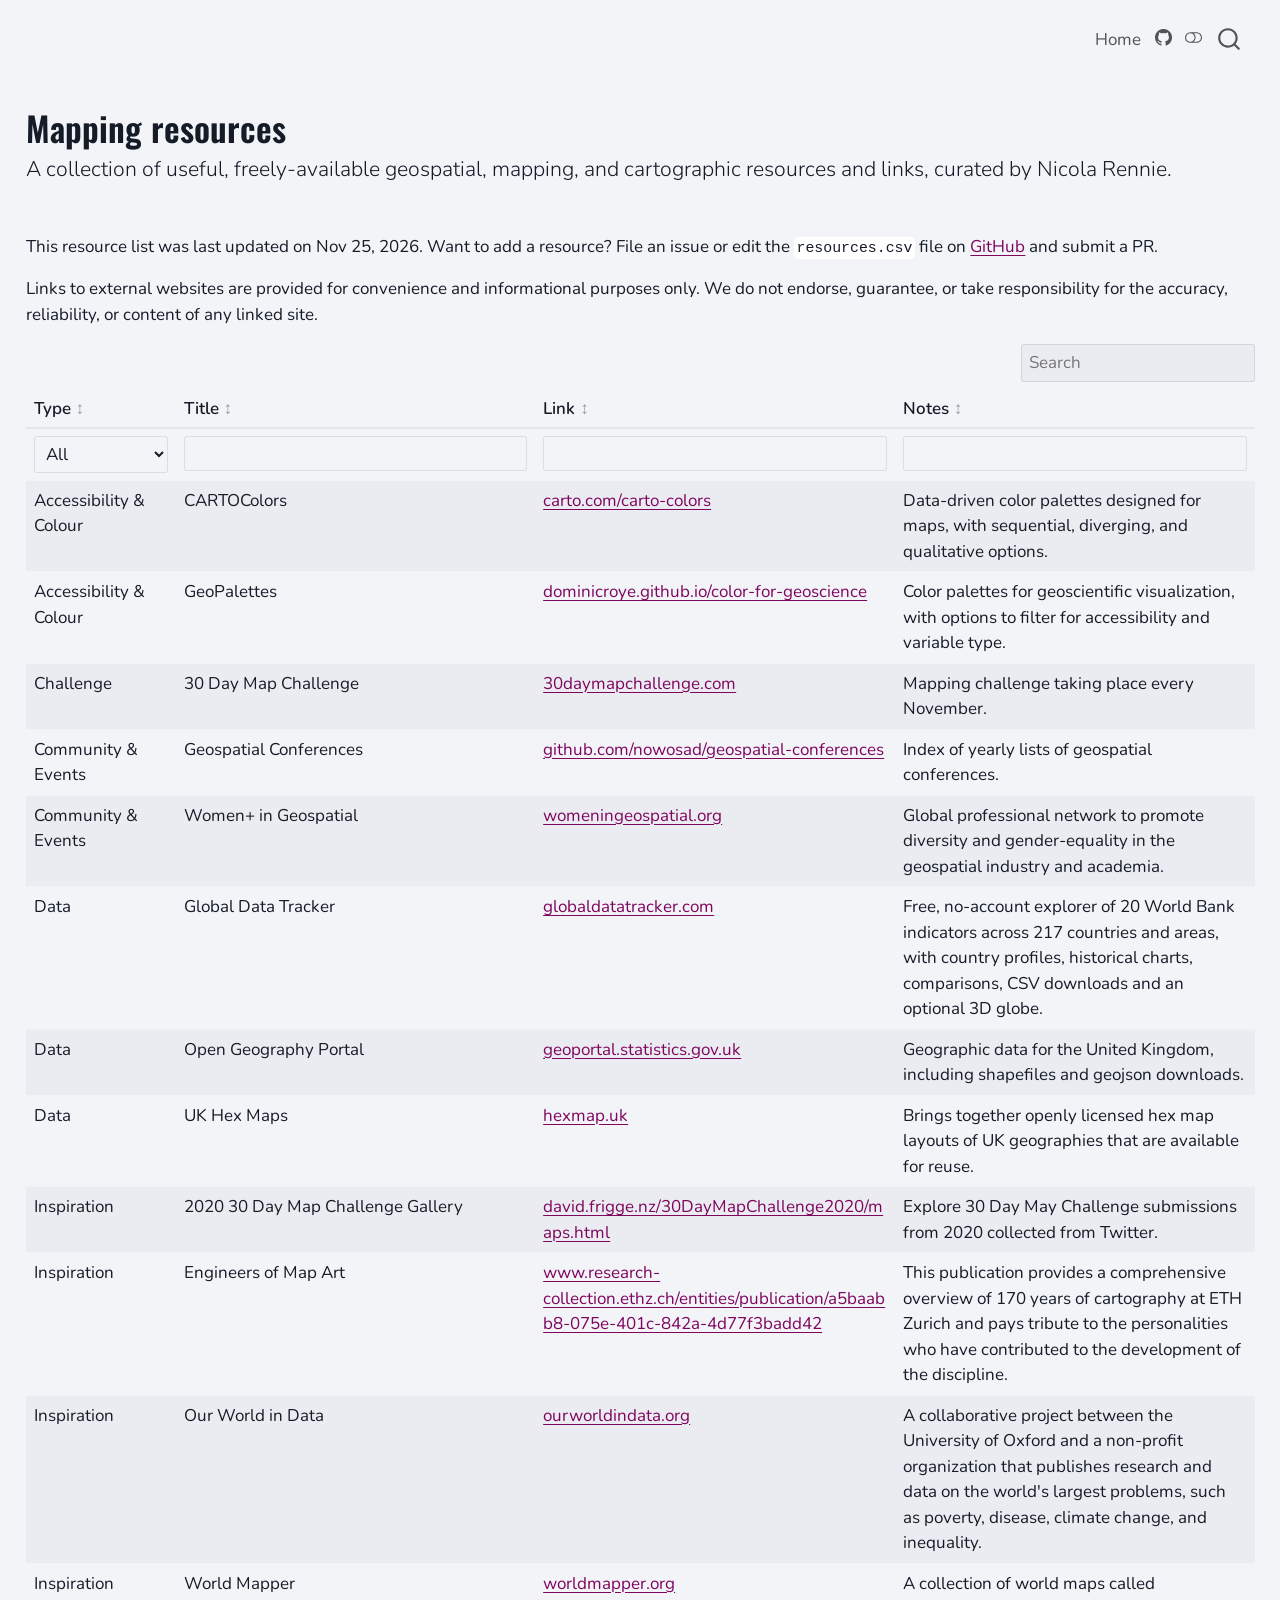
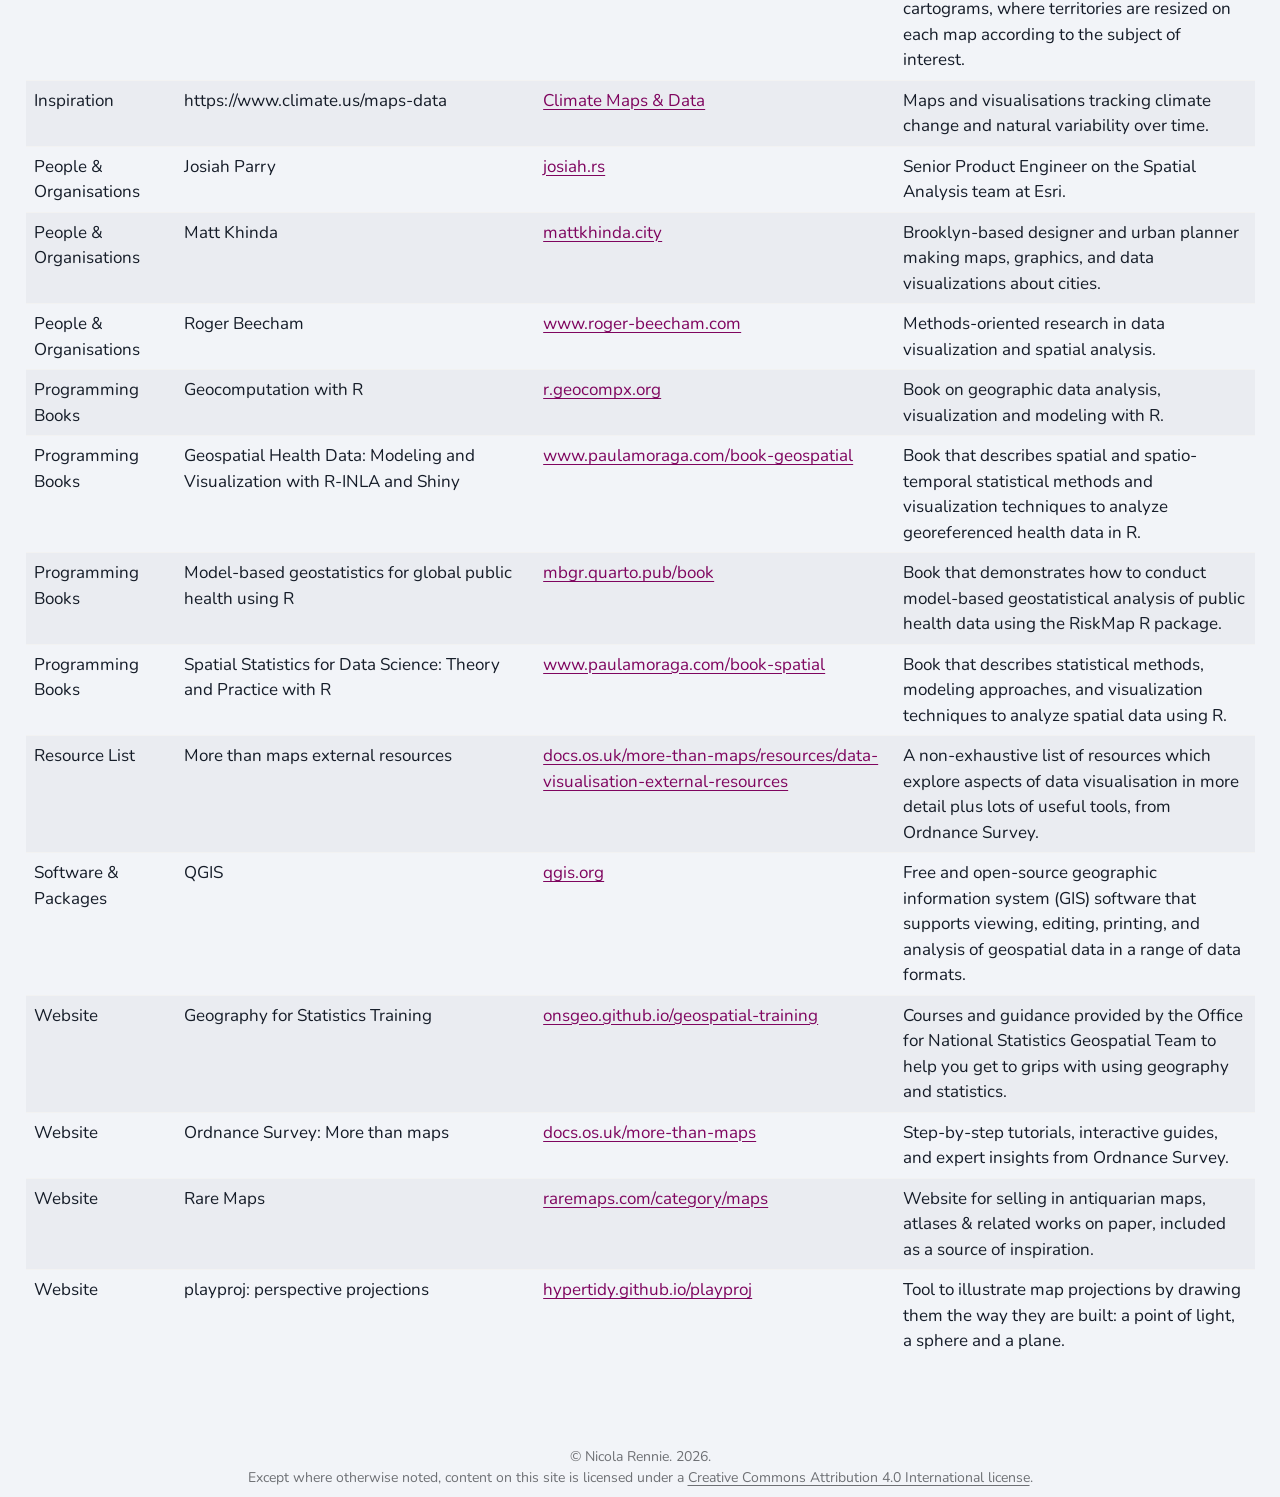
<file: maps/index.html>
<!DOCTYPE html>
<html xmlns="http://www.w3.org/1999/xhtml" lang="en" xml:lang="en"><head>

<meta charset="utf-8">
<meta name="generator" content="quarto-1.11.9">

<meta name="viewport" content="width=device-width, initial-scale=1.0, user-scalable=yes">

<meta name="description" content="A collection of useful, freely-available geospatial, mapping, and cartographic resources and links.">

<title>Mapping resources</title>
<style>
/* Default styles provided by pandoc.
** See https://pandoc.org/MANUAL.html#variables-for-html for config info.
*/
span.smallcaps{font-variant: small-caps;}
div.columns{display: flex; gap: 1.5em;}
div.column{flex: auto;}
@media screen {
div.columns{gap: min(4vw, 1.5em);}
div.column{overflow-x: auto;}
}
div.hanging-indent{margin-left: 1.5em; text-indent: -1.5em;}
ul.task-list{list-style: none;}
ul.task-list li input[type="checkbox"] {
  width: 0.8em;
  margin: 0 0.8em 0.2em -1em; /* quarto-specific, see https://github.com/quarto-dev/quarto-cli/issues/4556 */ 
  vertical-align: middle;
}
</style>


<script src="../site_libs/quarto-nav/quarto-nav.js"></script>
<script src="../site_libs/quarto-nav/headroom.min.js"></script>
<script src="../site_libs/clipboard/clipboard.min.js"></script>
<script src="../site_libs/quarto-search/autocomplete.umd.js"></script>
<script src="../site_libs/quarto-search/fuse.min.js"></script>
<script src="../site_libs/quarto-search/quarto-search.js"></script>
<meta name="quarto:offset" content="../">
<link href="../assets/img/favicon.ico" rel="icon">
<script src="../site_libs/quarto-html/quarto.js" type="module"></script>
<script src="../site_libs/quarto-html/tabsets/tabsets.js" type="module"></script>
<script src="../site_libs/quarto-html/scrollable-regions/scrollable-regions.js" type="module"></script>
<script src="../site_libs/quarto-html/popper.min.js"></script>
<script src="../site_libs/quarto-html/tippy.umd.min.js"></script>
<script src="../site_libs/quarto-html/anchor.min.js"></script>
<link href="../site_libs/quarto-html/tippy.css" rel="stylesheet">
<link href="../site_libs/quarto-html/quarto-syntax-highlighting-63b5708e65d6cd79cd7618c58d0c21e7.css" rel="stylesheet" class="quarto-color-scheme" id="quarto-text-highlighting-styles">
<link href="../site_libs/quarto-html/quarto-syntax-highlighting-dark-447e42e69aaa9833c0ba1b986f430b20.css" rel="stylesheet" class="quarto-color-scheme quarto-color-alternate" id="quarto-text-highlighting-styles">
<link href="../site_libs/quarto-html/quarto-syntax-highlighting-63b5708e65d6cd79cd7618c58d0c21e7.css" rel="stylesheet" class="quarto-color-scheme-extra" id="quarto-text-highlighting-styles">
<script src="../site_libs/bootstrap/bootstrap.min.js"></script>
<link href="../site_libs/bootstrap/bootstrap-icons.css" rel="stylesheet">
<link href="../site_libs/bootstrap/bootstrap-e3c501655448dfd1e3cc73dab5965bcd.min.css" rel="stylesheet" append-hash="true" class="quarto-color-scheme" id="quarto-bootstrap" data-mode="light">
<link href="../site_libs/bootstrap/bootstrap-dark-0c67c843d53622fe3d99f4b36ed382e3.min.css" rel="stylesheet" append-hash="true" class="quarto-color-scheme quarto-color-alternate" id="quarto-bootstrap" data-mode="dark">
<link href="../site_libs/bootstrap/bootstrap-e3c501655448dfd1e3cc73dab5965bcd.min.css" rel="stylesheet" append-hash="true" class="quarto-color-scheme-extra" id="quarto-bootstrap" data-mode="light">
<script id="quarto-search-options" type="application/json">{
  "location": "navbar",
  "copy-button": false,
  "collapse-after": 3,
  "panel-placement": "end",
  "type": "overlay",
  "limit": 50,
  "keyboard-shortcut": [
    "f",
    "/",
    "s"
  ],
  "show-item-context": false,
  "language": {
    "search-no-results-text": "No results",
    "search-matching-documents-text": "matching documents",
    "search-copy-link-title": "Copy link to search",
    "search-hide-matches-text": "Hide additional matches",
    "search-more-match-text": "more match in this document",
    "search-more-matches-text": "more matches in this document",
    "search-clear-button-title": "Clear",
    "search-text-placeholder": "",
    "search-detached-cancel-button-title": "Cancel",
    "search-submit-button-title": "Submit",
    "search-label": "Search"
  }
}</script>
<script src="../site_libs/core-js-2.5.3/shim.min.js"></script>
<script src="../site_libs/react-18.2.0/react.min.js"></script>
<script src="../site_libs/react-18.2.0/react-dom.min.js"></script>
<script src="../site_libs/reactwidget-2.0.0/react-tools.js"></script>
<link href="../site_libs/htmltools-fill-0.5.9/fill.css" rel="stylesheet">
<script src="../site_libs/htmlwidgets-1.6.4/htmlwidgets.js"></script>
<link href="../site_libs/reactable-0.4.5/reactable.css" rel="stylesheet">
<script src="../site_libs/reactable-binding-0.4.5/reactable.js"></script>


<meta property="og:title" content="Mapping resources">
<meta property="og:description" content="A collection of useful, freely-available geospatial, mapping, and cartographic resources and links.">
<meta property="og:image" content="https://nrennie.github.io/resources/maps/featured.png">
<meta property="og:image:height" content="1200">
<meta property="og:image:width" content="1200">
<meta name="twitter:title" content="Mapping resources">
<meta name="twitter:description" content="A collection of useful, freely-available geospatial, mapping, and cartographic resources and links.">
<meta name="twitter:image" content="https://nrennie.github.io/resources/maps/featured.png">
<meta name="twitter:card" content="summary_large_image">
</head>

<body class="floating nav-fixed quarto-light"><a id="quarto-skip-link" class="visually-hidden-focusable" href="#quarto-document-content">Skip to main content</a><script id="quarto-html-before-body" type="application/javascript">
    const toggleBodyColorMode = (bsSheetEl) => {
      const mode = bsSheetEl.getAttribute("data-mode");
      const bodyEl = window.document.querySelector("body");
      if (mode === "dark") {
        bodyEl.classList.add("quarto-dark");
        bodyEl.classList.remove("quarto-light");
      } else {
        bodyEl.classList.add("quarto-light");
        bodyEl.classList.remove("quarto-dark");
      }
    }
    const toggleBodyColorPrimary = () => {
      const bsSheetEl = window.document.querySelector("link#quarto-bootstrap:not([rel=disabled-stylesheet])");
      if (bsSheetEl) {
        toggleBodyColorMode(bsSheetEl);
      }
    }
    const setColorSchemeToggle = (alternate) => {
      const toggles = window.document.querySelectorAll('.quarto-color-scheme-toggle');
      for (let i=0; i < toggles.length; i++) {
        const toggle = toggles[i];
        if (toggle) {
          toggle.setAttribute("aria-checked", alternate ? "true" : "false");
          if (alternate) {
            toggle.classList.add("alternate");
          } else {
            toggle.classList.remove("alternate");
          }
        }
      }
    };
    const toggleColorMode = (alternate) => {
      // Switch the stylesheets
      const primaryStylesheets = window.document.querySelectorAll('link.quarto-color-scheme:not(.quarto-color-alternate)');
      const alternateStylesheets = window.document.querySelectorAll('link.quarto-color-scheme.quarto-color-alternate');
      manageTransitions('#quarto-margin-sidebar .nav-link', false);
      if (alternate) {
        // note: dark is layered on light, we don't disable primary!
        enableStylesheet(alternateStylesheets);
        for (const sheetNode of alternateStylesheets) {
          if (sheetNode.id === "quarto-bootstrap") {
            toggleBodyColorMode(sheetNode);
          }
        }
      } else {
        disableStylesheet(alternateStylesheets);
        enableStylesheet(primaryStylesheets)
        toggleBodyColorPrimary();
      }
      manageTransitions('#quarto-margin-sidebar .nav-link', true);
      // Switch the toggles
      setColorSchemeToggle(alternate)
    }
    // Hack to workaround the fact that safari doesn't
    // properly recolor the scrollbar when toggling (#1455).
    // Not run on load: stylesheets are set before first paint there, and
    // scrolling would undo the scroll to a URL fragment (#14973).
    // The one pixel nudge keeps the reader where they were.
    const refreshSafariScrollbar = () => {
      if (navigator.userAgent.indexOf('Safari') > 0 && navigator.userAgent.indexOf('Chrome') == -1) {
        manageTransitions("body", false);
        const scrollY = window.scrollY;
        window.scrollTo(0, scrollY > 0 ? scrollY - 1 : 1);
        setTimeout(() => {
          window.scrollTo(0, scrollY);
          manageTransitions("body", true);
        }, 40);
      }
    }
    const disableStylesheet = (stylesheets) => {
      for (let i=0; i < stylesheets.length; i++) {
        const stylesheet = stylesheets[i];
        stylesheet.rel = 'disabled-stylesheet';
      }
    }
    const enableStylesheet = (stylesheets) => {
      for (let i=0; i < stylesheets.length; i++) {
        const stylesheet = stylesheets[i];
        if(stylesheet.rel !== 'stylesheet') { // for Chrome, which will still FOUC without this check
          stylesheet.rel = 'stylesheet';
        }
      }
    }
    const manageTransitions = (selector, allowTransitions) => {
      const els = window.document.querySelectorAll(selector);
      for (let i=0; i < els.length; i++) {
        const el = els[i];
        if (allowTransitions) {
          el.classList.remove('notransition');
        } else {
          el.classList.add('notransition');
        }
      }
    }
    const isFileUrl = () => {
      return window.location.protocol === 'file:';
    }
    const hasAlternateSentinel = () => {
      let styleSentinel = getColorSchemeSentinel();
      if (styleSentinel !== null) {
        return styleSentinel === "alternate";
      } else {
        return false;
      }
    }
    const setStyleSentinel = (alternate) => {
      const value = alternate ? "alternate" : "default";
      if (!isFileUrl()) {
        window.localStorage.setItem("quarto-color-scheme", value);
      } else {
        localAlternateSentinel = value;
      }
    }
    const getColorSchemeSentinel = () => {
      if (!isFileUrl()) {
        const storageValue = window.localStorage.getItem("quarto-color-scheme");
        return storageValue != null ? storageValue : localAlternateSentinel;
      } else {
        return localAlternateSentinel;
      }
    }
    const toggleGiscusIfUsed = (isAlternate, darkModeDefault) => {
      const baseTheme = document.querySelector('#giscus-base-theme')?.value ?? 'light';
      const alternateTheme = document.querySelector('#giscus-alt-theme')?.value ?? 'dark';
      let newTheme = '';
      if(authorPrefersDark) {
        newTheme = isAlternate ? baseTheme : alternateTheme;
      } else {
        newTheme = isAlternate ? alternateTheme : baseTheme;
      }
      const changeGiscusTheme = () => {
        // From: https://github.com/giscus/giscus/issues/336
        const sendMessage = (message) => {
          const iframe = document.querySelector('iframe.giscus-frame');
          if (!iframe) return;
          iframe.contentWindow.postMessage({ giscus: message }, 'https://giscus.app');
        }
        sendMessage({
          setConfig: {
            theme: newTheme
          }
        });
      }
      const isGiscussLoaded = window.document.querySelector('iframe.giscus-frame') !== null;
      if (isGiscussLoaded) {
        changeGiscusTheme();
      }
    };
    const authorPrefersDark = false;
    const darkModeDefault = authorPrefersDark;
      document.querySelector('link#quarto-text-highlighting-styles.quarto-color-scheme-extra').rel = 'disabled-stylesheet';
      document.querySelector('link#quarto-bootstrap.quarto-color-scheme-extra').rel = 'disabled-stylesheet';
    let localAlternateSentinel = darkModeDefault ? 'alternate' : 'default';
    // Dark / light mode switch
    window.quartoToggleColorScheme = () => {
      // Read the current dark / light value
      let toAlternate = !hasAlternateSentinel();
      toggleColorMode(toAlternate);
      refreshSafariScrollbar();
      setStyleSentinel(toAlternate);
      toggleGiscusIfUsed(toAlternate, darkModeDefault);
      window.dispatchEvent(new Event('resize'));
    };
    // Switch to dark mode if need be
    if (hasAlternateSentinel()) {
      toggleColorMode(true);
    } else {
      toggleColorMode(false);
    }
  </script>

<div id="quarto-search-results"></div>
  <header id="quarto-header" class="headroom fixed-top">
    <nav class="navbar navbar-expand-lg " data-bs-theme="dark" aria-label="Site">
      <div class="navbar-container container-fluid">
          <button class="navbar-toggler" type="button" data-bs-toggle="collapse" data-bs-target="#navbarCollapse" aria-controls="navbarCollapse" aria-expanded="false" aria-label="Toggle navigation" onclick="if (window.quartoToggleHeadroom) { window.quartoToggleHeadroom(); }">
  <span class="navbar-toggler-icon"></span>
</button>
          <div class="collapse navbar-collapse" id="navbarCollapse">
            <ul class="navbar-nav navbar-nav-scroll ms-auto">
  <li class="nav-item">
    <a class="nav-link" href="../index.html"> 
<span class="menu-text">Home</span></a>
  </li>  
</ul>
          </div> <!-- /navcollapse -->
            <div class="quarto-navbar-tools">
    <a href="https://github.com/nrennie/resources" title="" class="quarto-navigation-tool px-1" aria-label=""><i class="bi bi-github"></i></a>
  <button type="button" role="switch" aria-checked="false" class="quarto-color-scheme-toggle quarto-navigation-tool  px-1" onclick="window.quartoToggleColorScheme(); return false;" title="Toggle dark mode" aria-label="Toggle dark mode"><i class="bi"></i></button>
</div>
            <div id="quarto-search" class="" title="Search"></div>
      </div> <!-- /container-fluid -->
    </nav>
</header>
<!-- content -->
<div id="quarto-content" class="quarto-container page-columns page-rows-contents page-layout-full page-navbar">
<!-- sidebar -->
  
<div id="quarto-sidebar-glass" class="quarto-sidebar-collapse-item" data-bs-toggle="collapse" data-bs-target=".quarto-sidebar-collapse-item"></div>
<!-- margin-sidebar -->
    <div id="quarto-margin-sidebar" class="sidebar margin-sidebar zindex-bottom">
    </div>
<!-- main -->
<main class="content column-page" id="quarto-document-content" tabindex="-1">


<header id="title-block-header" class="quarto-title-block default">
<div class="quarto-title">
<h1 class="title">Mapping resources</h1>
<p class="subtitle lead">A collection of useful, freely-available geospatial, mapping, and cartographic resources and links, curated by Nicola Rennie.</p>
</div>

<div>
  <div class="description">
    A collection of useful, freely-available geospatial, mapping, and cartographic resources and links.
  </div>
</div>


<div class="quarto-title-meta column-page">

    
  
    
  </div>
  


</header>


<p>This resource list was last updated on Nov 25, 2026. Want to add a resource? File an issue or edit the <code>resources.csv</code> file on <a href="https://github.com/nrennie/resources">GitHub</a> and submit a PR.</p>
<p>Links to external websites are provided for convenience and informational purposes only. We do not endorse, guarantee, or take responsibility for the accuracy, reliability, or content of any linked site.</p>
<div class="cell">
<div class="cell-output-display">
<div class="reactable html-widget html-fill-item" id="resources-tbl" style="width:auto;height:auto;"></div>
<script type="application/json" data-for="resources-tbl">{"x":{"tag":{"name":"Reactable","attribs":{"data":{"Type":["Accessibility & Colour","Accessibility & Colour","Challenge","Community & Events","Community & Events","Data","Data","Data","Inspiration","Inspiration","Inspiration","Inspiration","Inspiration","People & Organisations","People & Organisations","People & Organisations","Programming Books","Programming Books","Programming Books","Programming Books","Resource List","Software & Packages","Website","Website","Website","Website"],"Title":["CARTOColors","GeoPalettes","30 Day Map Challenge","Geospatial Conferences","Women+ in Geospatial","Global Data Tracker","Open Geography Portal","UK Hex Maps","2020 30 Day Map Challenge Gallery","Engineers of Map Art","Our World in Data","World Mapper","https://www.climate.us/maps-data","Josiah Parry","Matt Khinda","Roger Beecham","Geocomputation with R","Geospatial Health Data: Modeling and Visualization with R-INLA and Shiny","Model-based geostatistics for global public health using R","Spatial Statistics for Data Science: Theory and Practice with R","More than maps external resources","QGIS","Geography for Statistics Training","Ordnance Survey: More than maps","Rare Maps","playproj: perspective projections"],"Link":["<a href='https://carto.com/carto-colors/' target = '_blank'>carto.com/carto-colors<\/a>","<a href='https://dominicroye.github.io/color-for-geoscience/' target = '_blank'>dominicroye.github.io/color-for-geoscience<\/a>","<a href='https://30daymapchallenge.com/' target = '_blank'>30daymapchallenge.com<\/a>","<a href='https://github.com/nowosad/geospatial-conferences' target = '_blank'>github.com/nowosad/geospatial-conferences<\/a>","<a href='https://womeningeospatial.org/' target = '_blank'>womeningeospatial.org<\/a>","<a href='https://globaldatatracker.com/' target = '_blank'>globaldatatracker.com<\/a>","<a href='https://geoportal.statistics.gov.uk/' target = '_blank'>geoportal.statistics.gov.uk<\/a>","<a href='https://hexmap.uk/' target = '_blank'>hexmap.uk<\/a>","<a href='https://david.frigge.nz/30DayMapChallenge2020/maps.html' target = '_blank'>david.frigge.nz/30DayMapChallenge2020/maps.html<\/a>","<a href='https://www.research-collection.ethz.ch/entities/publication/a5baabb8-075e-401c-842a-4d77f3badd42' target = '_blank'>www.research-collection.ethz.ch/entities/publication/a5baabb8-075e-401c-842a-4d77f3badd42<\/a>","<a href='https://ourworldindata.org/' target = '_blank'>ourworldindata.org<\/a>","<a href='https://worldmapper.org/' target = '_blank'>worldmapper.org<\/a>","<a href='Climate Maps & Data' target = '_blank'>Climate Maps & Data<\/a>","<a href='https://josiah.rs/' target = '_blank'>josiah.rs<\/a>","<a href='https://mattkhinda.city/' target = '_blank'>mattkhinda.city<\/a>","<a href='https://www.roger-beecham.com/' target = '_blank'>www.roger-beecham.com<\/a>","<a href='https://r.geocompx.org/' target = '_blank'>r.geocompx.org<\/a>","<a href='https://www.paulamoraga.com/book-geospatial/' target = '_blank'>www.paulamoraga.com/book-geospatial<\/a>","<a href='https://mbgr.quarto.pub/book/' target = '_blank'>mbgr.quarto.pub/book<\/a>","<a href='https://www.paulamoraga.com/book-spatial' target = '_blank'>www.paulamoraga.com/book-spatial<\/a>","<a href='https://docs.os.uk/more-than-maps/resources/data-visualisation-external-resources' target = '_blank'>docs.os.uk/more-than-maps/resources/data-visualisation-external-resources<\/a>","<a href='https://qgis.org/' target = '_blank'>qgis.org<\/a>","<a href='https://onsgeo.github.io/geospatial-training/' target = '_blank'>onsgeo.github.io/geospatial-training<\/a>","<a href='https://docs.os.uk/more-than-maps' target = '_blank'>docs.os.uk/more-than-maps<\/a>","<a href='https://raremaps.com/category/maps' target = '_blank'>raremaps.com/category/maps<\/a>","<a href='https://hypertidy.github.io/playproj/' target = '_blank'>hypertidy.github.io/playproj<\/a>"],"Notes":["Data-driven color palettes designed for maps, with sequential, diverging, and qualitative options.","Color palettes for geoscientific visualization, with options to filter for accessibility and variable type.","Mapping challenge taking place every November.","Index of yearly lists of geospatial conferences.","Global professional network to promote diversity and gender-equality in the geospatial industry and academia.","Free, no-account explorer of 20 World Bank indicators across 217 countries and areas, with country profiles, historical charts, comparisons, CSV downloads and an optional 3D globe.","Geographic data for the United Kingdom, including shapefiles and geojson downloads.","Brings together openly licensed hex map layouts of UK geographies that are available for reuse.","Explore 30 Day May Challenge submissions from 2020 collected from Twitter.","This publication provides a comprehensive overview of 170 years of cartography at ETH Zurich and pays tribute to the personalities who have contributed to the development of the discipline.","A collaborative project between the University of Oxford and a non-profit organization that publishes research and data on the world's largest problems, such as poverty, disease, climate change, and inequality.","A collection of world maps called cartograms, where territories are resized on each map according to the subject of interest.","Maps and visualisations tracking climate change and natural variability over time.","Senior Product Engineer on the Spatial Analysis team at Esri.","Brooklyn-based designer and urban planner making maps, graphics, and data visualizations about cities.","Methods-oriented research in data visualization and spatial analysis.","Book on geographic data analysis, visualization and modeling with R.","Book that describes spatial and spatio-temporal statistical methods and visualization techniques to analyze georeferenced health data in R.","Book that demonstrates how to conduct model-based geostatistical analysis of public health data using the RiskMap R package.","Book that describes statistical methods, modeling approaches, and visualization techniques to analyze spatial data using R.","A non-exhaustive list of resources which explore aspects of data visualisation in more detail plus lots of useful tools, from Ordnance Survey.","Free and open-source geographic information system (GIS) software that supports viewing, editing, printing, and analysis of geospatial data in a range of data formats.","Courses and guidance provided by the Office for National Statistics Geospatial Team to help you get to grips with using geography and statistics.","Step-by-step tutorials, interactive guides, and expert insights from Ordnance Survey.","Website for selling in antiquarian maps, atlases & related works on paper, included as a source of inspiration.","Tool to illustrate map projections by drawing them the way they are built: a point of light, a sphere and a plane."]},"columns":[{"id":"Type","name":"Type","type":"character","filterInput":{"name":"select","attribs":{"onChange":"function(_e){(function(event){Reactable.setFilter(\n  'resources-tbl',\n  'Type',\n  event.target.value\n)}).apply(event.target,[_e])}"},"children":[{"name":"option","attribs":{"value":""},"children":["All"]},{"name":"option","attribs":{},"children":["Accessibility & Colour"]},{"name":"option","attribs":{},"children":["Challenge"]},{"name":"option","attribs":{},"children":["Community & Events"]},{"name":"option","attribs":{},"children":["Data"]},{"name":"option","attribs":{},"children":["Inspiration"]},{"name":"option","attribs":{},"children":["People & Organisations"]},{"name":"option","attribs":{},"children":["Programming Books"]},{"name":"option","attribs":{},"children":["Resource List"]},{"name":"option","attribs":{},"children":["Software & Packages"]},{"name":"option","attribs":{},"children":["Website"]}]},"maxWidth":150},{"id":"Title","name":"Title","type":"character"},{"id":"Link","name":"Link","type":["glue","character"],"html":true},{"id":"Notes","name":"Notes","type":"character","maxWidth":400}],"filterable":true,"searchable":true,"pagination":false,"striped":true,"showSortable":true,"elementId":"resources-tbl","dataKey":"a576c4c40323d09b63d1d6d5bcd88768"},"children":[]},"class":"reactR_markup"},"evals":["tag.attribs.columns.0.filterInput.attribs.onChange"],"jsHooks":[]}</script>
</div>
</div>



</main> <!-- /main -->
<script id="quarto-html-after-body" type="application/javascript">
  window.document.addEventListener("DOMContentLoaded", function (event) {
    // Ensure there is a toggle, if there isn't float one in the top right
    if (window.document.querySelector('.quarto-color-scheme-toggle') === null) {
      const toggle = window.document.createElement('button');
      toggle.type = "button";
      toggle.setAttribute("role", "switch");
      toggle.setAttribute("aria-checked", "false");
      toggle.classList.add('top-right');
      toggle.classList.add('quarto-color-scheme-toggle');
      toggle.setAttribute("aria-label", "Toggle dark mode");
      toggle.onclick = function() { try { window.quartoToggleColorScheme(); } catch {} return false; };
      const i = window.document.createElement("i");
      i.classList.add('bi');
      toggle.appendChild(i);
      // Put the toggle in a landmark of its own, so that landmark navigation
      // can reach it.
      //
      // The container is always a fresh direct child of body, and the toggle is
      // never moved into page furniture that the theme or the author controls.
      // The toggle is positioned against the page, so any ancestor that
      // establishes a containing block captures it: a positioned element or a
      // grid for position: absolute, and transform, filter, will-change or
      // contain for position: fixed. A direct child of body has none of these
      // to inherit, and the shift when one appears is silent and visual.
      //
      // ARIA says a document should have at most one banner, and axe reports a
      // duplicate whether or not the banners carry distinct labels. So use a
      // header when the page has no banner yet, and a named region otherwise.
      //
      // A header is a banner wherever it sits, unless it is inside sectioning
      // content, so this cannot just look at the children of body: a custom
      // page layout wraps the title block header in a plain div. An explicit
      // role="banner" always counts.
      const sectioning = 'article, aside, main, nav, section, [role="article"], [role="complementary"], [role="main"], [role="navigation"], [role="region"]';
      const hasBanner = Array.from(
        window.document.querySelectorAll('header:not([role]), [role="banner"]')
      ).some(function(el) {
        return el.hasAttribute("role") || el.closest(sectioning) === null;
      });
      const container = window.document.createElement(hasBanner ? "div" : "header");
      if (hasBanner) {
        container.setAttribute("role", "region");
        container.setAttribute("aria-label", "Toggle dark mode");
      }
      container.classList.add('quarto-color-scheme-toggle-container');
      container.appendChild(toggle);
      window.document.body.appendChild(container);
    }
    setColorSchemeToggle(hasAlternateSentinel())
    const icon = "";
    const anchorJS = new window.AnchorJS();
    anchorJS.options = {
      placement: 'right',
      icon: icon
    };
    anchorJS.add('.anchored');
    const isCodeAnnotation = (el) => {
      for (const clz of el.classList) {
        if (clz.startsWith('code-annotation-')) {                     
          return true;
        }
      }
      return false;
    }
    const onCopySuccess = function(e) {
      // button target
      const button = e.trigger;
      // don't keep focus
      button.blur();
      // flash "checked"
      button.classList.add('code-copy-button-checked');
      var currentTitle = button.getAttribute("title");
      button.setAttribute("title", "Copied!");
      let tooltip;
      if (window.bootstrap) {
        button.setAttribute("data-bs-toggle", "tooltip");
        button.setAttribute("data-bs-placement", "left");
        button.setAttribute("data-bs-title", "Copied!");
        tooltip = new bootstrap.Tooltip(button, 
          { trigger: "manual", 
            customClass: "code-copy-button-tooltip",
            offset: [0, -8]});
        tooltip.show();    
      }
      setTimeout(function() {
        if (tooltip) {
          tooltip.hide();
          button.removeAttribute("data-bs-title");
          button.removeAttribute("data-bs-toggle");
          button.removeAttribute("data-bs-placement");
        }
        button.setAttribute("title", currentTitle);
        button.classList.remove('code-copy-button-checked');
      }, 1000);
      // clear code selection
      e.clearSelection();
    }
    const getTextToCopy = function(trigger) {
      const outerScaffold = trigger.parentElement.cloneNode(true);
      const codeEl = outerScaffold.querySelector('code');
      for (const childEl of codeEl.children) {
        if (isCodeAnnotation(childEl)) {
          childEl.remove();
        }
      }
      return codeEl.innerText;
    }
    const clipboard = new window.ClipboardJS('.code-copy-button:not([data-in-quarto-modal])', {
      text: getTextToCopy
    });
    clipboard.on('success', onCopySuccess);
    if (window.document.getElementById('quarto-embedded-source-code-modal')) {
      const clipboardModal = new window.ClipboardJS('.code-copy-button[data-in-quarto-modal]', {
        text: getTextToCopy,
        container: window.document.getElementById('quarto-embedded-source-code-modal')
      });
      clipboardModal.on('success', onCopySuccess);
    }
      var localhostRegex = new RegExp(/^(?:http|https):\/\/localhost\:?[0-9]*\//);
      var mailtoRegex = new RegExp(/^mailto:/);
        var filterRegex = new RegExp("https:\/\/nrennie\.github\.io\/resources\/");
      var isInternal = (href) => {
          return filterRegex.test(href) || localhostRegex.test(href) || mailtoRegex.test(href);
      }
      // Inspect non-navigation links and adorn them if external
      window.quartoDecorateExternalLinks = function (root) {
     var links = (root || window.document).querySelectorAll('a[href]:not(.nav-link):not(.navbar-brand):not(.toc-action):not(.sidebar-link):not(.sidebar-item-toggle):not(.pagination-link):not(.no-external):not([aria-hidden]):not(.dropdown-item):not(.quarto-navigation-tool):not(.about-link)');
      for (var i=0; i<links.length; i++) {
        const link = links[i];
        if (!isInternal(link.href)) {
          // undo the damage that might have been done by quarto-nav.js in the case of
          // links that we want to consider external
          if (link.dataset.originalHref !== undefined) {
            link.href = link.dataset.originalHref;
          }
          if (!link.classList.contains('no-external-icon')) {
          }
        }
      }
      };
      window.quartoDecorateExternalLinks(window.document);
    // Esc closes the popup (WCAG 1.4.13) and focus leaving both trigger and
    // popup closes it (WCAG 2.4.11); tippy handles neither for interactive popups.
    const hideOnEscAndFocusOut = {
      name: 'hideOnEscAndFocusOut',
      defaultValue: true,
      fn(instance) {
        const dismiss = () => {
          // A show scheduled by the trigger delay would otherwise reopen it
          instance.clearDelayTimeouts();
          instance.hide();
        };
        const onKeyDown = (event) => {
          if (event.key !== 'Escape') {
            return;
          }
          // Keep Esc from also reaching page handlers (e.g. reveal.js overview),
          // except an open reveal.js slide menu, which Esc should close too.
          // The menu handles keys only when its keyboard option is on.
          const menuHandlesEsc = window.Reveal?.getPlugin?.('menu')?.isOpen() &&
            window.Reveal.getConfig().menu?.keyboard !== false;
          if (!menuHandlesEsc) {
            event.stopPropagation();
          }
          if (instance.popper.contains(window.document.activeElement)) {
            // Disabled while refocusing so the focus trigger does not reopen it
            instance.disable();
            instance.reference.focus();
            instance.enable();
          }
          dismiss();
        };
        const onFocusOut = (event) => {
          const target = event.relatedTarget;
          if (target && !instance.reference.contains(target) &&
              !instance.popper.contains(target)) {
            dismiss();
          }
        };
        // On the trigger too: a click trigger (code-annotations: select) has no
        // blur handling. Attached for the instance's lifetime so leaving the
        // trigger also cancels a show still pending on the trigger delay.
        instance.reference.addEventListener('focusout', onFocusOut);
        return {
          onShow() {
            window.document.addEventListener('keydown', onKeyDown, true);
            instance.popper.addEventListener('focusout', onFocusOut);
          },
          onHide() {
            window.document.removeEventListener('keydown', onKeyDown, true);
            instance.popper.removeEventListener('focusout', onFocusOut);
          },
          onDestroy() {
            instance.reference.removeEventListener('focusout', onFocusOut);
          },
        };
      },
    };
    function tippyHover(el, contentFn, onTriggerFn, onUntriggerFn) {
      const config = {
        allowHTML: true,
        maxWidth: 500,
        delay: 100,
        arrow: false,
        appendTo: function(el) {
            return el.parentElement;
        },
        interactive: true,
        interactiveBorder: 10,
        theme: 'quarto',
        placement: 'bottom-start',
        plugins: [hideOnEscAndFocusOut],
      };
      if (contentFn) {
        config.content = contentFn;
      }
      if (onTriggerFn) {
        config.onTrigger = onTriggerFn;
      }
      if (onUntriggerFn) {
        config.onUntrigger = onUntriggerFn;
      }
      window.tippy(el, config); 
    }
    const noterefs = window.document.querySelectorAll('a[role="doc-noteref"]');
    for (var i=0; i<noterefs.length; i++) {
      const ref = noterefs[i];
      tippyHover(ref, function() {
        // use id or data attribute instead here
        let href = ref.getAttribute('data-footnote-href') || ref.getAttribute('href');
        try { href = new URL(href).hash; } catch {}
        const id = href.replace(/^#\/?/, "");
        const note = window.document.getElementById(id);
        if (note) {
          return note.innerHTML;
        } else {
          return "";
        }
      });
    }
    const xrefs = window.document.querySelectorAll('a.quarto-xref');
    const processXRef = (id, note) => {
      // Strip column container classes
      const stripColumnClz = (el) => {
        el.classList.remove("page-full", "page-columns");
        if (el.children) {
          for (const child of el.children) {
            stripColumnClz(child);
          }
        }
      }
      stripColumnClz(note)
      if (id === null || id.startsWith('sec-')) {
        // Special case sections, only their first couple elements
        const container = document.createElement("div");
        if (note.children && note.children.length > 2) {
          container.appendChild(note.children[0].cloneNode(true));
          for (let i = 1; i < note.children.length; i++) {
            const child = note.children[i];
            if (child.tagName === "P" && child.innerText === "") {
              continue;
            } else {
              container.appendChild(child.cloneNode(true));
              break;
            }
          }
          if (window.Quarto?.typesetMath) {
            window.Quarto.typesetMath(container);
          }
          return container.innerHTML
        } else {
          if (window.Quarto?.typesetMath) {
            window.Quarto.typesetMath(note);
          }
          return note.innerHTML;
        }
      } else {
        // Remove any anchor links if they are present
        const anchorLink = note.querySelector('a.anchorjs-link');
        if (anchorLink) {
          anchorLink.remove();
        }
        if (window.Quarto?.typesetMath) {
          window.Quarto.typesetMath(note);
        }
        if (note.classList.contains("callout")) {
          return note.outerHTML;
        } else {
          return note.innerHTML;
        }
      }
    }
    for (var i=0; i<xrefs.length; i++) {
      const xref = xrefs[i];
      tippyHover(xref, undefined, function(instance) {
        instance.disable();
        let url = xref.getAttribute('href');
        let hash = undefined; 
        if (url.startsWith('#')) {
          hash = url;
        } else {
          try { hash = new URL(url).hash; } catch {}
        }
        if (hash) {
          const id = hash.replace(/^#\/?/, "");
          const note = window.document.getElementById(id);
          if (note !== null) {
            try {
              const html = processXRef(id, note.cloneNode(true));
              instance.setContent(html);
            } finally {
              instance.enable();
              instance.show();
            }
          } else {
            // See if we can fetch this
            fetch(url.split('#')[0])
            .then(res => res.text())
            .then(html => {
              const parser = new DOMParser();
              const htmlDoc = parser.parseFromString(html, "text/html");
              const note = htmlDoc.getElementById(id);
              if (note !== null) {
                const html = processXRef(id, note);
                instance.setContent(html);
              } 
            }).finally(() => {
              instance.enable();
              instance.show();
            });
          }
        } else {
          // See if we can fetch a full url (with no hash to target)
          // This is a special case and we should probably do some content thinning / targeting
          fetch(url)
          .then(res => res.text())
          .then(html => {
            const parser = new DOMParser();
            const htmlDoc = parser.parseFromString(html, "text/html");
            const note = htmlDoc.querySelector('main.content');
            if (note !== null) {
              // This should only happen for chapter cross references
              // (since there is no id in the URL)
              // remove the first header
              if (note.children.length > 0 && note.children[0].tagName === "HEADER") {
                note.children[0].remove();
              }
              const html = processXRef(null, note);
              instance.setContent(html);
            } 
          }).finally(() => {
            instance.enable();
            instance.show();
          });
        }
      }, function(instance) {
      });
    }
        let selectedAnnoteEl;
        const selectorForAnnotation = ( cell, annotation) => {
          let cellAttr = 'data-code-cell="' + cell + '"';
          let lineAttr = 'data-code-annotation="' +  annotation + '"';
          const selector = 'span[' + cellAttr + '][' + lineAttr + ']';
          return selector;
        }
        const selectCodeLines = (annoteEl) => {
          const doc = window.document;
          const targetCell = annoteEl.getAttribute("data-target-cell");
          const targetAnnotation = annoteEl.getAttribute("data-target-annotation");
          const annoteSpan = window.document.querySelector(selectorForAnnotation(targetCell, targetAnnotation));
          const lines = annoteSpan.getAttribute("data-code-lines").split(",");
          const lineIds = lines.map((line) => {
            return targetCell + "-" + line;
          })
          // Each band is positioned against its own containing block, which is
          // not the offsetParent of the lines, so place it from client rects.
          const placeBand = (band, firstEl, lastEl, codeBlock) => {
            const container = band.offsetParent;
            if (container === null) {
              return;
            }
            const containerRect = container.getBoundingClientRect();
            // Reveal.js scales slides with a transform, so convert client
            // pixels back to the CSS pixels of the container.
            const scale = containerRect.height / container.offsetHeight || 1;
            const firstRect = firstEl.getBoundingClientRect();
            const lastRect = lastEl.getBoundingClientRect();
            const top = (firstRect.top - containerRect.top) / scale - container.clientTop + container.scrollTop;
            const height = (lastRect.bottom - firstRect.top) / scale;
            band.style.top = top - 2 + "px";
            band.style.height = height + 4 + "px";
            if (codeBlock) {
              // Without the copy button wrapper, the containing block is wider
              // than the code block, so span the code block explicitly.
              const blockRect = codeBlock.getBoundingClientRect();
              band.style.left = (blockRect.left - containerRect.left) / scale - container.clientLeft + container.scrollLeft + "px";
              band.style.width = blockRect.width / scale + "px";
            }
          };
          if (lineIds.length > 0) {
            const el = window.document.getElementById(lineIds[0]);
            const lastEl = window.document.getElementById(lineIds[lineIds.length - 1]);
            const parent = el.parentElement.parentElement;
            // cook up a div (if necessary) and position it
            let div = window.document.getElementById("code-annotation-line-highlight");
            if (div === null) {
              div = window.document.createElement("div");
              div.setAttribute("id", "code-annotation-line-highlight");
              div.style.position = 'absolute';
              parent.appendChild(div);
            }
            placeBand(div, el, lastEl, parent.closest("div.sourceCode") || parent);
            let gutterDiv = window.document.getElementById("code-annotation-line-highlight-gutter");
            if (gutterDiv === null) {
              gutterDiv = window.document.createElement("div");
              gutterDiv.setAttribute("id", "code-annotation-line-highlight-gutter");
              gutterDiv.style.position = 'absolute';
              const codeCell = window.document.getElementById(targetCell);
              const gutter = codeCell.querySelector('.code-annotation-gutter');
              gutter.appendChild(gutterDiv);
            }
            placeBand(gutterDiv, el, lastEl);
            selectedAnnoteEl = annoteEl;
          }
        };
        const unselectCodeLines = () => {
          const elementsIds = ["code-annotation-line-highlight", "code-annotation-line-highlight-gutter"];
          elementsIds.forEach((elId) => {
            const div = window.document.getElementById(elId);
            if (div) {
              div.remove();
            }
          });
          selectedAnnoteEl = undefined;
        };
          // Handle positioning of the toggle
      window.addEventListener(
        "resize",
        throttle(() => {
          elRect = undefined;
          if (selectedAnnoteEl) {
            selectCodeLines(selectedAnnoteEl);
          }
        }, 10)
      );
      function throttle(fn, ms) {
      let throttle = false;
      let timer;
        return (...args) => {
          if(!throttle) { // first call gets through
              fn.apply(this, args);
              throttle = true;
          } else { // all the others get throttled
              if(timer) clearTimeout(timer); // cancel #2
              timer = setTimeout(() => {
                fn.apply(this, args);
                timer = throttle = false;
              }, ms);
          }
        };
      }
        // Attach click handler to the DT
        const annoteDls = window.document.querySelectorAll('dt[data-target-cell]');
        for (const annoteDlNode of annoteDls) {
          annoteDlNode.addEventListener('click', (event) => {
            const clickedEl = event.target;
            if (clickedEl !== selectedAnnoteEl) {
              unselectCodeLines();
              const activeEl = window.document.querySelector('dt[data-target-cell].code-annotation-active');
              if (activeEl) {
                activeEl.classList.remove('code-annotation-active');
              }
              selectCodeLines(clickedEl);
              clickedEl.classList.add('code-annotation-active');
            } else {
              // Unselect the line
              unselectCodeLines();
              clickedEl.classList.remove('code-annotation-active');
            }
          });
        }
    const findCites = (el) => {
      const parentEl = el.parentElement;
      if (parentEl) {
        const cites = parentEl.dataset.cites;
        if (cites) {
          return {
            el,
            cites: cites.split(' ')
          };
        } else {
          return findCites(el.parentElement)
        }
      } else {
        return undefined;
      }
    };
    var bibliorefs = window.document.querySelectorAll('a[role="doc-biblioref"]');
    for (var i=0; i<bibliorefs.length; i++) {
      const ref = bibliorefs[i];
      const citeInfo = findCites(ref);
      if (citeInfo) {
        tippyHover(citeInfo.el, function() {
          var popup = window.document.createElement('div');
          citeInfo.cites.forEach(function(cite) {
            var citeDiv = window.document.createElement('div');
            citeDiv.classList.add('hanging-indent');
            citeDiv.classList.add('csl-entry');
            var biblioDiv = window.document.getElementById('ref-' + cite);
            if (biblioDiv) {
              citeDiv.innerHTML = biblioDiv.innerHTML;
            }
            popup.appendChild(citeDiv);
          });
          return popup.innerHTML;
        });
      }
    }
  });
  </script>
  <script type="application/javascript">
  window.quartoScrollableRegionsLabels = {"code":"Scrollable code","output":"Scrollable output"};
  </script>
</div> <!-- /content -->
<footer class="footer">
  <div class="nav-footer">
    <div class="nav-footer-left">
      &nbsp;
    </div>   
    <div class="nav-footer-center">
<p>© Nicola Rennie. 2026.<br>Except where otherwise noted, content on this site is licensed under a <a href="https://creativecommons.org/licenses/by/4.0/">Creative Commons Attribution 4.0 International license</a>.</p>
</div>
    <div class="nav-footer-right">
      &nbsp;
    </div>
  </div>
</footer>




</body></html>
</file>
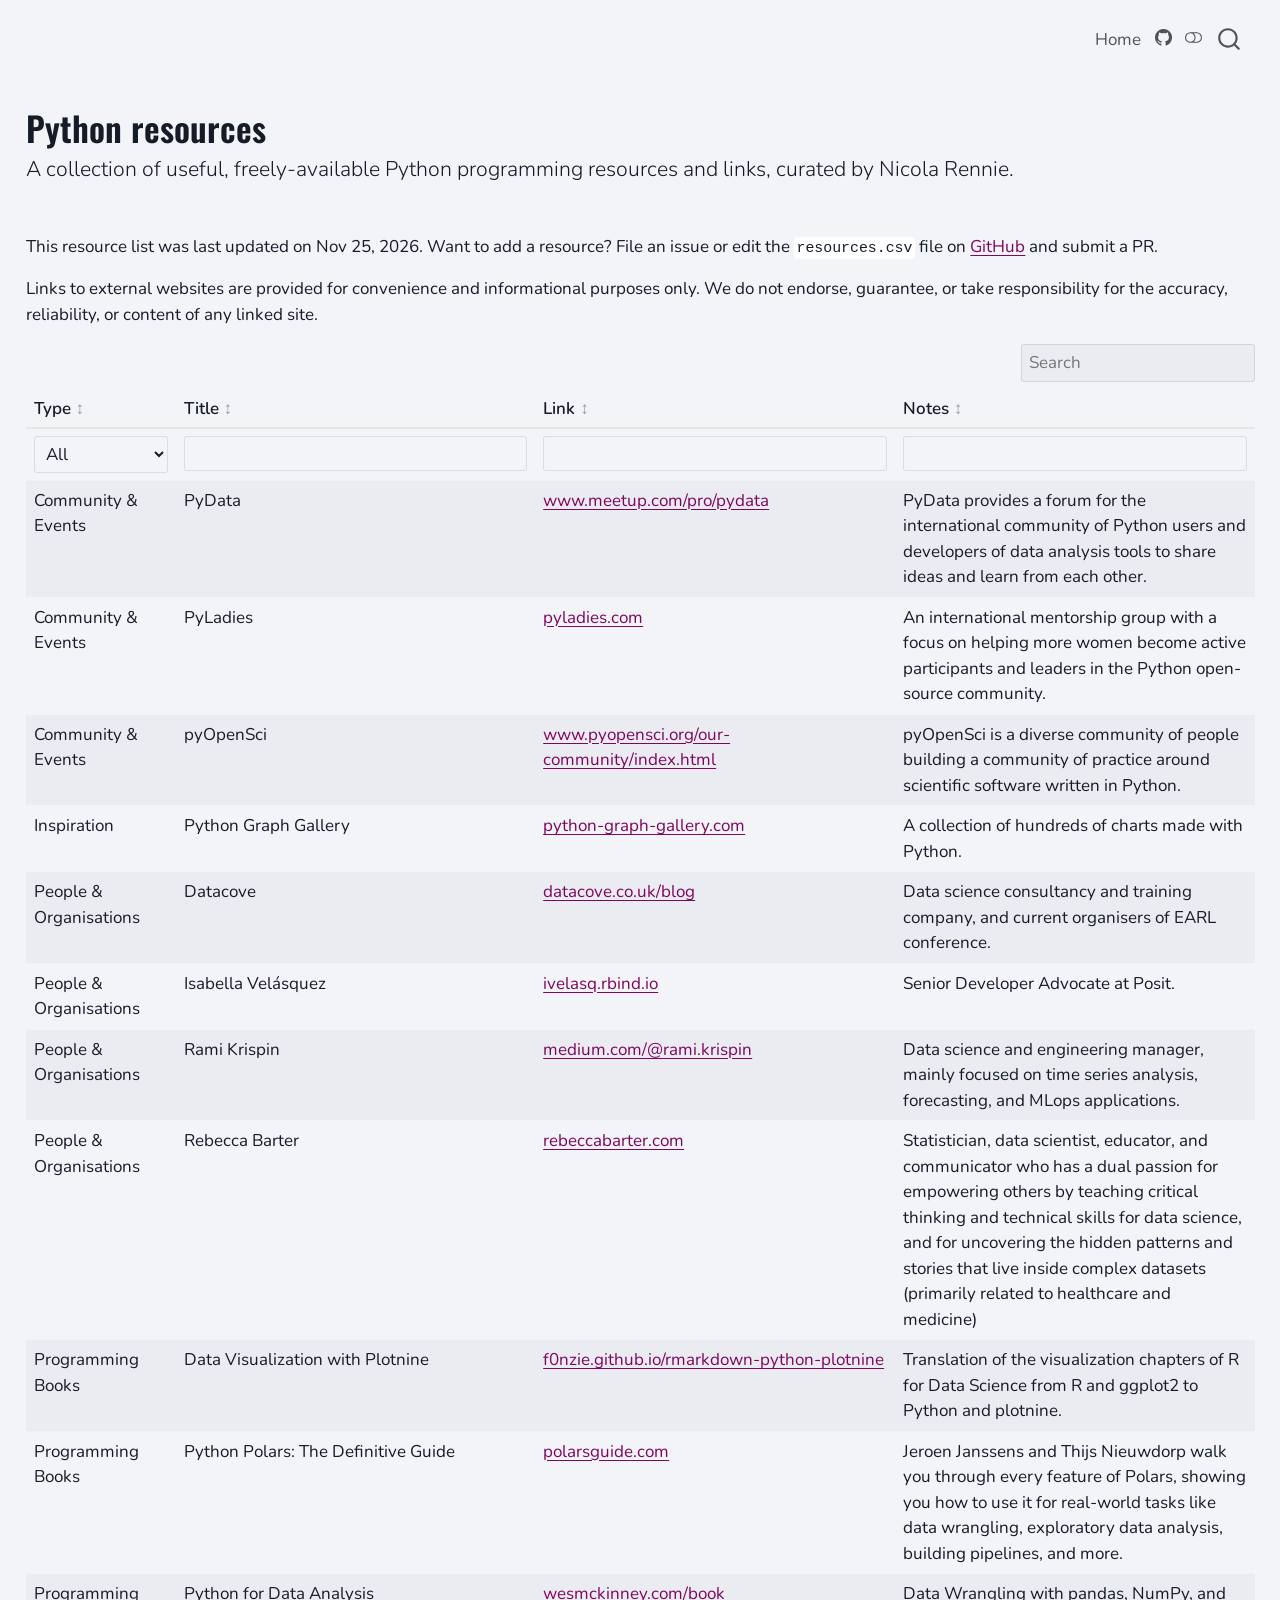
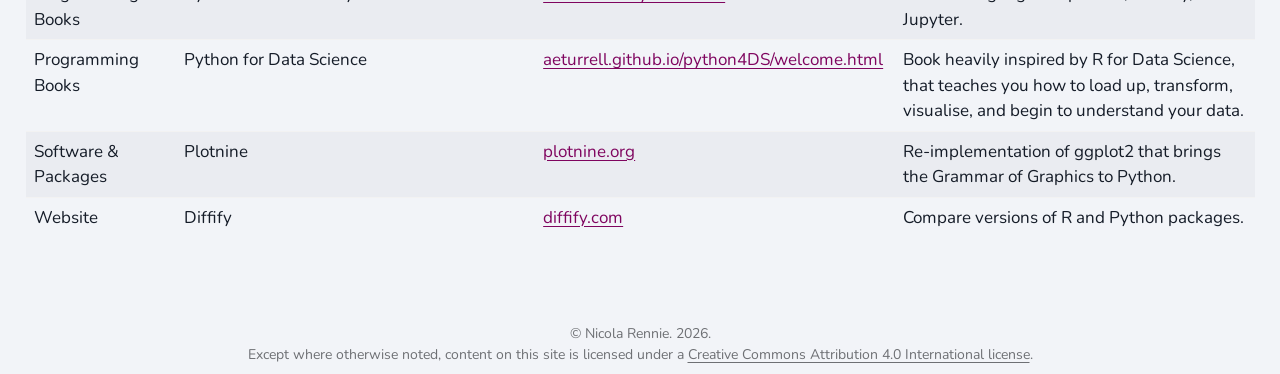
<file: python/index.html>
<!DOCTYPE html>
<html xmlns="http://www.w3.org/1999/xhtml" lang="en" xml:lang="en"><head>

<meta charset="utf-8">
<meta name="generator" content="quarto-1.11.9">

<meta name="viewport" content="width=device-width, initial-scale=1.0, user-scalable=yes">

<meta name="description" content="A collection of useful, freely-available Python programming resources and links.">

<title>Python resources</title>
<style>
/* Default styles provided by pandoc.
** See https://pandoc.org/MANUAL.html#variables-for-html for config info.
*/
span.smallcaps{font-variant: small-caps;}
div.columns{display: flex; gap: 1.5em;}
div.column{flex: auto;}
@media screen {
div.columns{gap: min(4vw, 1.5em);}
div.column{overflow-x: auto;}
}
div.hanging-indent{margin-left: 1.5em; text-indent: -1.5em;}
ul.task-list{list-style: none;}
ul.task-list li input[type="checkbox"] {
  width: 0.8em;
  margin: 0 0.8em 0.2em -1em; /* quarto-specific, see https://github.com/quarto-dev/quarto-cli/issues/4556 */ 
  vertical-align: middle;
}
</style>


<script src="../site_libs/quarto-nav/quarto-nav.js"></script>
<script src="../site_libs/quarto-nav/headroom.min.js"></script>
<script src="../site_libs/clipboard/clipboard.min.js"></script>
<script src="../site_libs/quarto-search/autocomplete.umd.js"></script>
<script src="../site_libs/quarto-search/fuse.min.js"></script>
<script src="../site_libs/quarto-search/quarto-search.js"></script>
<meta name="quarto:offset" content="../">
<link href="../assets/img/favicon.ico" rel="icon">
<script src="../site_libs/quarto-html/quarto.js" type="module"></script>
<script src="../site_libs/quarto-html/tabsets/tabsets.js" type="module"></script>
<script src="../site_libs/quarto-html/scrollable-regions/scrollable-regions.js" type="module"></script>
<script src="../site_libs/quarto-html/popper.min.js"></script>
<script src="../site_libs/quarto-html/tippy.umd.min.js"></script>
<script src="../site_libs/quarto-html/anchor.min.js"></script>
<link href="../site_libs/quarto-html/tippy.css" rel="stylesheet">
<link href="../site_libs/quarto-html/quarto-syntax-highlighting-63b5708e65d6cd79cd7618c58d0c21e7.css" rel="stylesheet" class="quarto-color-scheme" id="quarto-text-highlighting-styles">
<link href="../site_libs/quarto-html/quarto-syntax-highlighting-dark-447e42e69aaa9833c0ba1b986f430b20.css" rel="stylesheet" class="quarto-color-scheme quarto-color-alternate" id="quarto-text-highlighting-styles">
<link href="../site_libs/quarto-html/quarto-syntax-highlighting-63b5708e65d6cd79cd7618c58d0c21e7.css" rel="stylesheet" class="quarto-color-scheme-extra" id="quarto-text-highlighting-styles">
<script src="../site_libs/bootstrap/bootstrap.min.js"></script>
<link href="../site_libs/bootstrap/bootstrap-icons.css" rel="stylesheet">
<link href="../site_libs/bootstrap/bootstrap-e3c501655448dfd1e3cc73dab5965bcd.min.css" rel="stylesheet" append-hash="true" class="quarto-color-scheme" id="quarto-bootstrap" data-mode="light">
<link href="../site_libs/bootstrap/bootstrap-dark-0c67c843d53622fe3d99f4b36ed382e3.min.css" rel="stylesheet" append-hash="true" class="quarto-color-scheme quarto-color-alternate" id="quarto-bootstrap" data-mode="dark">
<link href="../site_libs/bootstrap/bootstrap-e3c501655448dfd1e3cc73dab5965bcd.min.css" rel="stylesheet" append-hash="true" class="quarto-color-scheme-extra" id="quarto-bootstrap" data-mode="light">
<script id="quarto-search-options" type="application/json">{
  "location": "navbar",
  "copy-button": false,
  "collapse-after": 3,
  "panel-placement": "end",
  "type": "overlay",
  "limit": 50,
  "keyboard-shortcut": [
    "f",
    "/",
    "s"
  ],
  "show-item-context": false,
  "language": {
    "search-no-results-text": "No results",
    "search-matching-documents-text": "matching documents",
    "search-copy-link-title": "Copy link to search",
    "search-hide-matches-text": "Hide additional matches",
    "search-more-match-text": "more match in this document",
    "search-more-matches-text": "more matches in this document",
    "search-clear-button-title": "Clear",
    "search-text-placeholder": "",
    "search-detached-cancel-button-title": "Cancel",
    "search-submit-button-title": "Submit",
    "search-label": "Search"
  }
}</script>
<script src="../site_libs/core-js-2.5.3/shim.min.js"></script>
<script src="../site_libs/react-18.2.0/react.min.js"></script>
<script src="../site_libs/react-18.2.0/react-dom.min.js"></script>
<script src="../site_libs/reactwidget-2.0.0/react-tools.js"></script>
<link href="../site_libs/htmltools-fill-0.5.9/fill.css" rel="stylesheet">
<script src="../site_libs/htmlwidgets-1.6.4/htmlwidgets.js"></script>
<link href="../site_libs/reactable-0.4.5/reactable.css" rel="stylesheet">
<script src="../site_libs/reactable-binding-0.4.5/reactable.js"></script>


<meta property="og:title" content="Python resources">
<meta property="og:description" content="A collection of useful, freely-available Python programming resources and links.">
<meta property="og:image" content="https://nrennie.github.io/resources/python/featured.png">
<meta property="og:image:height" content="1200">
<meta property="og:image:width" content="1200">
<meta name="twitter:title" content="Python resources">
<meta name="twitter:description" content="A collection of useful, freely-available Python programming resources and links.">
<meta name="twitter:image" content="https://nrennie.github.io/resources/python/featured.png">
<meta name="twitter:card" content="summary_large_image">
</head>

<body class="floating nav-fixed quarto-light"><a id="quarto-skip-link" class="visually-hidden-focusable" href="#quarto-document-content">Skip to main content</a><script id="quarto-html-before-body" type="application/javascript">
    const toggleBodyColorMode = (bsSheetEl) => {
      const mode = bsSheetEl.getAttribute("data-mode");
      const bodyEl = window.document.querySelector("body");
      if (mode === "dark") {
        bodyEl.classList.add("quarto-dark");
        bodyEl.classList.remove("quarto-light");
      } else {
        bodyEl.classList.add("quarto-light");
        bodyEl.classList.remove("quarto-dark");
      }
    }
    const toggleBodyColorPrimary = () => {
      const bsSheetEl = window.document.querySelector("link#quarto-bootstrap:not([rel=disabled-stylesheet])");
      if (bsSheetEl) {
        toggleBodyColorMode(bsSheetEl);
      }
    }
    const setColorSchemeToggle = (alternate) => {
      const toggles = window.document.querySelectorAll('.quarto-color-scheme-toggle');
      for (let i=0; i < toggles.length; i++) {
        const toggle = toggles[i];
        if (toggle) {
          toggle.setAttribute("aria-checked", alternate ? "true" : "false");
          if (alternate) {
            toggle.classList.add("alternate");
          } else {
            toggle.classList.remove("alternate");
          }
        }
      }
    };
    const toggleColorMode = (alternate) => {
      // Switch the stylesheets
      const primaryStylesheets = window.document.querySelectorAll('link.quarto-color-scheme:not(.quarto-color-alternate)');
      const alternateStylesheets = window.document.querySelectorAll('link.quarto-color-scheme.quarto-color-alternate');
      manageTransitions('#quarto-margin-sidebar .nav-link', false);
      if (alternate) {
        // note: dark is layered on light, we don't disable primary!
        enableStylesheet(alternateStylesheets);
        for (const sheetNode of alternateStylesheets) {
          if (sheetNode.id === "quarto-bootstrap") {
            toggleBodyColorMode(sheetNode);
          }
        }
      } else {
        disableStylesheet(alternateStylesheets);
        enableStylesheet(primaryStylesheets)
        toggleBodyColorPrimary();
      }
      manageTransitions('#quarto-margin-sidebar .nav-link', true);
      // Switch the toggles
      setColorSchemeToggle(alternate)
    }
    // Hack to workaround the fact that safari doesn't
    // properly recolor the scrollbar when toggling (#1455).
    // Not run on load: stylesheets are set before first paint there, and
    // scrolling would undo the scroll to a URL fragment (#14973).
    // The one pixel nudge keeps the reader where they were.
    const refreshSafariScrollbar = () => {
      if (navigator.userAgent.indexOf('Safari') > 0 && navigator.userAgent.indexOf('Chrome') == -1) {
        manageTransitions("body", false);
        const scrollY = window.scrollY;
        window.scrollTo(0, scrollY > 0 ? scrollY - 1 : 1);
        setTimeout(() => {
          window.scrollTo(0, scrollY);
          manageTransitions("body", true);
        }, 40);
      }
    }
    const disableStylesheet = (stylesheets) => {
      for (let i=0; i < stylesheets.length; i++) {
        const stylesheet = stylesheets[i];
        stylesheet.rel = 'disabled-stylesheet';
      }
    }
    const enableStylesheet = (stylesheets) => {
      for (let i=0; i < stylesheets.length; i++) {
        const stylesheet = stylesheets[i];
        if(stylesheet.rel !== 'stylesheet') { // for Chrome, which will still FOUC without this check
          stylesheet.rel = 'stylesheet';
        }
      }
    }
    const manageTransitions = (selector, allowTransitions) => {
      const els = window.document.querySelectorAll(selector);
      for (let i=0; i < els.length; i++) {
        const el = els[i];
        if (allowTransitions) {
          el.classList.remove('notransition');
        } else {
          el.classList.add('notransition');
        }
      }
    }
    const isFileUrl = () => {
      return window.location.protocol === 'file:';
    }
    const hasAlternateSentinel = () => {
      let styleSentinel = getColorSchemeSentinel();
      if (styleSentinel !== null) {
        return styleSentinel === "alternate";
      } else {
        return false;
      }
    }
    const setStyleSentinel = (alternate) => {
      const value = alternate ? "alternate" : "default";
      if (!isFileUrl()) {
        window.localStorage.setItem("quarto-color-scheme", value);
      } else {
        localAlternateSentinel = value;
      }
    }
    const getColorSchemeSentinel = () => {
      if (!isFileUrl()) {
        const storageValue = window.localStorage.getItem("quarto-color-scheme");
        return storageValue != null ? storageValue : localAlternateSentinel;
      } else {
        return localAlternateSentinel;
      }
    }
    const toggleGiscusIfUsed = (isAlternate, darkModeDefault) => {
      const baseTheme = document.querySelector('#giscus-base-theme')?.value ?? 'light';
      const alternateTheme = document.querySelector('#giscus-alt-theme')?.value ?? 'dark';
      let newTheme = '';
      if(authorPrefersDark) {
        newTheme = isAlternate ? baseTheme : alternateTheme;
      } else {
        newTheme = isAlternate ? alternateTheme : baseTheme;
      }
      const changeGiscusTheme = () => {
        // From: https://github.com/giscus/giscus/issues/336
        const sendMessage = (message) => {
          const iframe = document.querySelector('iframe.giscus-frame');
          if (!iframe) return;
          iframe.contentWindow.postMessage({ giscus: message }, 'https://giscus.app');
        }
        sendMessage({
          setConfig: {
            theme: newTheme
          }
        });
      }
      const isGiscussLoaded = window.document.querySelector('iframe.giscus-frame') !== null;
      if (isGiscussLoaded) {
        changeGiscusTheme();
      }
    };
    const authorPrefersDark = false;
    const darkModeDefault = authorPrefersDark;
      document.querySelector('link#quarto-text-highlighting-styles.quarto-color-scheme-extra').rel = 'disabled-stylesheet';
      document.querySelector('link#quarto-bootstrap.quarto-color-scheme-extra').rel = 'disabled-stylesheet';
    let localAlternateSentinel = darkModeDefault ? 'alternate' : 'default';
    // Dark / light mode switch
    window.quartoToggleColorScheme = () => {
      // Read the current dark / light value
      let toAlternate = !hasAlternateSentinel();
      toggleColorMode(toAlternate);
      refreshSafariScrollbar();
      setStyleSentinel(toAlternate);
      toggleGiscusIfUsed(toAlternate, darkModeDefault);
      window.dispatchEvent(new Event('resize'));
    };
    // Switch to dark mode if need be
    if (hasAlternateSentinel()) {
      toggleColorMode(true);
    } else {
      toggleColorMode(false);
    }
  </script>

<div id="quarto-search-results"></div>
  <header id="quarto-header" class="headroom fixed-top">
    <nav class="navbar navbar-expand-lg " data-bs-theme="dark" aria-label="Site">
      <div class="navbar-container container-fluid">
          <button class="navbar-toggler" type="button" data-bs-toggle="collapse" data-bs-target="#navbarCollapse" aria-controls="navbarCollapse" aria-expanded="false" aria-label="Toggle navigation" onclick="if (window.quartoToggleHeadroom) { window.quartoToggleHeadroom(); }">
  <span class="navbar-toggler-icon"></span>
</button>
          <div class="collapse navbar-collapse" id="navbarCollapse">
            <ul class="navbar-nav navbar-nav-scroll ms-auto">
  <li class="nav-item">
    <a class="nav-link" href="../index.html"> 
<span class="menu-text">Home</span></a>
  </li>  
</ul>
          </div> <!-- /navcollapse -->
            <div class="quarto-navbar-tools">
    <a href="https://github.com/nrennie/resources" title="" class="quarto-navigation-tool px-1" aria-label=""><i class="bi bi-github"></i></a>
  <button type="button" role="switch" aria-checked="false" class="quarto-color-scheme-toggle quarto-navigation-tool  px-1" onclick="window.quartoToggleColorScheme(); return false;" title="Toggle dark mode" aria-label="Toggle dark mode"><i class="bi"></i></button>
</div>
            <div id="quarto-search" class="" title="Search"></div>
      </div> <!-- /container-fluid -->
    </nav>
</header>
<!-- content -->
<div id="quarto-content" class="quarto-container page-columns page-rows-contents page-layout-full page-navbar">
<!-- sidebar -->
  
<div id="quarto-sidebar-glass" class="quarto-sidebar-collapse-item" data-bs-toggle="collapse" data-bs-target=".quarto-sidebar-collapse-item"></div>
<!-- margin-sidebar -->
    <div id="quarto-margin-sidebar" class="sidebar margin-sidebar zindex-bottom">
    </div>
<!-- main -->
<main class="content column-page" id="quarto-document-content" tabindex="-1">


<header id="title-block-header" class="quarto-title-block default">
<div class="quarto-title">
<h1 class="title">Python resources</h1>
<p class="subtitle lead">A collection of useful, freely-available Python programming resources and links, curated by Nicola Rennie.</p>
</div>

<div>
  <div class="description">
    A collection of useful, freely-available Python programming resources and links.
  </div>
</div>


<div class="quarto-title-meta column-page">

    
  
    
  </div>
  


</header>


<p>This resource list was last updated on Nov 25, 2026. Want to add a resource? File an issue or edit the <code>resources.csv</code> file on <a href="https://github.com/nrennie/resources">GitHub</a> and submit a PR.</p>
<p>Links to external websites are provided for convenience and informational purposes only. We do not endorse, guarantee, or take responsibility for the accuracy, reliability, or content of any linked site.</p>
<div class="cell">
<div class="cell-output-display">
<div class="reactable html-widget html-fill-item" id="resources-tbl" style="width:auto;height:auto;"></div>
<script type="application/json" data-for="resources-tbl">{"x":{"tag":{"name":"Reactable","attribs":{"data":{"Type":["Community & Events","Community & Events","Community & Events","Inspiration","People & Organisations","People & Organisations","People & Organisations","People & Organisations","Programming Books","Programming Books","Programming Books","Programming Books","Software & Packages","Website"],"Title":["PyData","PyLadies","pyOpenSci","Python Graph Gallery","Datacove","Isabella Velásquez","Rami Krispin","Rebecca Barter","Data Visualization with Plotnine","Python Polars: The Definitive Guide","Python for Data Analysis","Python for Data Science","Plotnine","Diffify"],"Link":["<a href='https://www.meetup.com/pro/pydata/' target = '_blank'>www.meetup.com/pro/pydata<\/a>","<a href='https://pyladies.com/' target = '_blank'>pyladies.com<\/a>","<a href='https://www.pyopensci.org/our-community/index.html' target = '_blank'>www.pyopensci.org/our-community/index.html<\/a>","<a href='https://python-graph-gallery.com/' target = '_blank'>python-graph-gallery.com<\/a>","<a href='https://datacove.co.uk/blog/' target = '_blank'>datacove.co.uk/blog<\/a>","<a href='https://ivelasq.rbind.io/' target = '_blank'>ivelasq.rbind.io<\/a>","<a href='https://medium.com/@rami.krispin' target = '_blank'>medium.com/@rami.krispin<\/a>","<a href='https://rebeccabarter.com/' target = '_blank'>rebeccabarter.com<\/a>","<a href='https://f0nzie.github.io/rmarkdown-python-plotnine/' target = '_blank'>f0nzie.github.io/rmarkdown-python-plotnine<\/a>","<a href='https://polarsguide.com/' target = '_blank'>polarsguide.com<\/a>","<a href='https://wesmckinney.com/book/' target = '_blank'>wesmckinney.com/book<\/a>","<a href='https://aeturrell.github.io/python4DS/welcome.html' target = '_blank'>aeturrell.github.io/python4DS/welcome.html<\/a>","<a href='https://plotnine.org/' target = '_blank'>plotnine.org<\/a>","<a href='https://diffify.com/' target = '_blank'>diffify.com<\/a>"],"Notes":["PyData provides a forum for the international community of Python users and developers of data analysis tools to share ideas and learn from each other.","An international mentorship group with a focus on helping more women become active participants and leaders in the Python open-source community.","pyOpenSci is a diverse community of people building a community of practice around scientific software written in Python.","A collection of hundreds of charts made with Python.","Data science consultancy and training company, and current organisers of EARL conference.","Senior Developer Advocate at Posit.","Data science and engineering manager, mainly focused on time series analysis, forecasting, and MLops applications.","Statistician, data scientist, educator, and communicator who has a dual passion for empowering others by teaching critical thinking and technical skills for data science, and for uncovering the hidden patterns and stories that live inside complex datasets (primarily related to healthcare and medicine)","Translation of the visualization chapters of R for Data Science from R and ggplot2 to Python and plotnine.","Jeroen Janssens and Thijs Nieuwdorp walk you through every feature of Polars, showing you how to use it for real-world tasks like data wrangling, exploratory data analysis, building pipelines, and more.","Data Wrangling with pandas, NumPy, and Jupyter.","Book heavily inspired by R for Data Science, that teaches you how to load up, transform, visualise, and begin to understand your data.","Re-implementation of ggplot2 that brings the Grammar of Graphics to Python.","Compare versions of R and Python packages."]},"columns":[{"id":"Type","name":"Type","type":"character","filterInput":{"name":"select","attribs":{"onChange":"function(_e){(function(event){Reactable.setFilter(\n  'resources-tbl',\n  'Type',\n  event.target.value\n)}).apply(event.target,[_e])}"},"children":[{"name":"option","attribs":{"value":""},"children":["All"]},{"name":"option","attribs":{},"children":["Community & Events"]},{"name":"option","attribs":{},"children":["Inspiration"]},{"name":"option","attribs":{},"children":["People & Organisations"]},{"name":"option","attribs":{},"children":["Programming Books"]},{"name":"option","attribs":{},"children":["Software & Packages"]},{"name":"option","attribs":{},"children":["Website"]}]},"maxWidth":150},{"id":"Title","name":"Title","type":"character"},{"id":"Link","name":"Link","type":["glue","character"],"html":true},{"id":"Notes","name":"Notes","type":"character","maxWidth":400}],"filterable":true,"searchable":true,"pagination":false,"striped":true,"showSortable":true,"elementId":"resources-tbl","dataKey":"b82aced27d36c60be7c06cffa72f405a"},"children":[]},"class":"reactR_markup"},"evals":["tag.attribs.columns.0.filterInput.attribs.onChange"],"jsHooks":[]}</script>
</div>
</div>



</main> <!-- /main -->
<script id="quarto-html-after-body" type="application/javascript">
  window.document.addEventListener("DOMContentLoaded", function (event) {
    // Ensure there is a toggle, if there isn't float one in the top right
    if (window.document.querySelector('.quarto-color-scheme-toggle') === null) {
      const toggle = window.document.createElement('button');
      toggle.type = "button";
      toggle.setAttribute("role", "switch");
      toggle.setAttribute("aria-checked", "false");
      toggle.classList.add('top-right');
      toggle.classList.add('quarto-color-scheme-toggle');
      toggle.setAttribute("aria-label", "Toggle dark mode");
      toggle.onclick = function() { try { window.quartoToggleColorScheme(); } catch {} return false; };
      const i = window.document.createElement("i");
      i.classList.add('bi');
      toggle.appendChild(i);
      // Put the toggle in a landmark of its own, so that landmark navigation
      // can reach it.
      //
      // The container is always a fresh direct child of body, and the toggle is
      // never moved into page furniture that the theme or the author controls.
      // The toggle is positioned against the page, so any ancestor that
      // establishes a containing block captures it: a positioned element or a
      // grid for position: absolute, and transform, filter, will-change or
      // contain for position: fixed. A direct child of body has none of these
      // to inherit, and the shift when one appears is silent and visual.
      //
      // ARIA says a document should have at most one banner, and axe reports a
      // duplicate whether or not the banners carry distinct labels. So use a
      // header when the page has no banner yet, and a named region otherwise.
      //
      // A header is a banner wherever it sits, unless it is inside sectioning
      // content, so this cannot just look at the children of body: a custom
      // page layout wraps the title block header in a plain div. An explicit
      // role="banner" always counts.
      const sectioning = 'article, aside, main, nav, section, [role="article"], [role="complementary"], [role="main"], [role="navigation"], [role="region"]';
      const hasBanner = Array.from(
        window.document.querySelectorAll('header:not([role]), [role="banner"]')
      ).some(function(el) {
        return el.hasAttribute("role") || el.closest(sectioning) === null;
      });
      const container = window.document.createElement(hasBanner ? "div" : "header");
      if (hasBanner) {
        container.setAttribute("role", "region");
        container.setAttribute("aria-label", "Toggle dark mode");
      }
      container.classList.add('quarto-color-scheme-toggle-container');
      container.appendChild(toggle);
      window.document.body.appendChild(container);
    }
    setColorSchemeToggle(hasAlternateSentinel())
    const icon = "";
    const anchorJS = new window.AnchorJS();
    anchorJS.options = {
      placement: 'right',
      icon: icon
    };
    anchorJS.add('.anchored');
    const isCodeAnnotation = (el) => {
      for (const clz of el.classList) {
        if (clz.startsWith('code-annotation-')) {                     
          return true;
        }
      }
      return false;
    }
    const onCopySuccess = function(e) {
      // button target
      const button = e.trigger;
      // don't keep focus
      button.blur();
      // flash "checked"
      button.classList.add('code-copy-button-checked');
      var currentTitle = button.getAttribute("title");
      button.setAttribute("title", "Copied!");
      let tooltip;
      if (window.bootstrap) {
        button.setAttribute("data-bs-toggle", "tooltip");
        button.setAttribute("data-bs-placement", "left");
        button.setAttribute("data-bs-title", "Copied!");
        tooltip = new bootstrap.Tooltip(button, 
          { trigger: "manual", 
            customClass: "code-copy-button-tooltip",
            offset: [0, -8]});
        tooltip.show();    
      }
      setTimeout(function() {
        if (tooltip) {
          tooltip.hide();
          button.removeAttribute("data-bs-title");
          button.removeAttribute("data-bs-toggle");
          button.removeAttribute("data-bs-placement");
        }
        button.setAttribute("title", currentTitle);
        button.classList.remove('code-copy-button-checked');
      }, 1000);
      // clear code selection
      e.clearSelection();
    }
    const getTextToCopy = function(trigger) {
      const outerScaffold = trigger.parentElement.cloneNode(true);
      const codeEl = outerScaffold.querySelector('code');
      for (const childEl of codeEl.children) {
        if (isCodeAnnotation(childEl)) {
          childEl.remove();
        }
      }
      return codeEl.innerText;
    }
    const clipboard = new window.ClipboardJS('.code-copy-button:not([data-in-quarto-modal])', {
      text: getTextToCopy
    });
    clipboard.on('success', onCopySuccess);
    if (window.document.getElementById('quarto-embedded-source-code-modal')) {
      const clipboardModal = new window.ClipboardJS('.code-copy-button[data-in-quarto-modal]', {
        text: getTextToCopy,
        container: window.document.getElementById('quarto-embedded-source-code-modal')
      });
      clipboardModal.on('success', onCopySuccess);
    }
      var localhostRegex = new RegExp(/^(?:http|https):\/\/localhost\:?[0-9]*\//);
      var mailtoRegex = new RegExp(/^mailto:/);
        var filterRegex = new RegExp("https:\/\/nrennie\.github\.io\/resources\/");
      var isInternal = (href) => {
          return filterRegex.test(href) || localhostRegex.test(href) || mailtoRegex.test(href);
      }
      // Inspect non-navigation links and adorn them if external
      window.quartoDecorateExternalLinks = function (root) {
     var links = (root || window.document).querySelectorAll('a[href]:not(.nav-link):not(.navbar-brand):not(.toc-action):not(.sidebar-link):not(.sidebar-item-toggle):not(.pagination-link):not(.no-external):not([aria-hidden]):not(.dropdown-item):not(.quarto-navigation-tool):not(.about-link)');
      for (var i=0; i<links.length; i++) {
        const link = links[i];
        if (!isInternal(link.href)) {
          // undo the damage that might have been done by quarto-nav.js in the case of
          // links that we want to consider external
          if (link.dataset.originalHref !== undefined) {
            link.href = link.dataset.originalHref;
          }
          if (!link.classList.contains('no-external-icon')) {
          }
        }
      }
      };
      window.quartoDecorateExternalLinks(window.document);
    // Esc closes the popup (WCAG 1.4.13) and focus leaving both trigger and
    // popup closes it (WCAG 2.4.11); tippy handles neither for interactive popups.
    const hideOnEscAndFocusOut = {
      name: 'hideOnEscAndFocusOut',
      defaultValue: true,
      fn(instance) {
        const dismiss = () => {
          // A show scheduled by the trigger delay would otherwise reopen it
          instance.clearDelayTimeouts();
          instance.hide();
        };
        const onKeyDown = (event) => {
          if (event.key !== 'Escape') {
            return;
          }
          // Keep Esc from also reaching page handlers (e.g. reveal.js overview),
          // except an open reveal.js slide menu, which Esc should close too.
          // The menu handles keys only when its keyboard option is on.
          const menuHandlesEsc = window.Reveal?.getPlugin?.('menu')?.isOpen() &&
            window.Reveal.getConfig().menu?.keyboard !== false;
          if (!menuHandlesEsc) {
            event.stopPropagation();
          }
          if (instance.popper.contains(window.document.activeElement)) {
            // Disabled while refocusing so the focus trigger does not reopen it
            instance.disable();
            instance.reference.focus();
            instance.enable();
          }
          dismiss();
        };
        const onFocusOut = (event) => {
          const target = event.relatedTarget;
          if (target && !instance.reference.contains(target) &&
              !instance.popper.contains(target)) {
            dismiss();
          }
        };
        // On the trigger too: a click trigger (code-annotations: select) has no
        // blur handling. Attached for the instance's lifetime so leaving the
        // trigger also cancels a show still pending on the trigger delay.
        instance.reference.addEventListener('focusout', onFocusOut);
        return {
          onShow() {
            window.document.addEventListener('keydown', onKeyDown, true);
            instance.popper.addEventListener('focusout', onFocusOut);
          },
          onHide() {
            window.document.removeEventListener('keydown', onKeyDown, true);
            instance.popper.removeEventListener('focusout', onFocusOut);
          },
          onDestroy() {
            instance.reference.removeEventListener('focusout', onFocusOut);
          },
        };
      },
    };
    function tippyHover(el, contentFn, onTriggerFn, onUntriggerFn) {
      const config = {
        allowHTML: true,
        maxWidth: 500,
        delay: 100,
        arrow: false,
        appendTo: function(el) {
            return el.parentElement;
        },
        interactive: true,
        interactiveBorder: 10,
        theme: 'quarto',
        placement: 'bottom-start',
        plugins: [hideOnEscAndFocusOut],
      };
      if (contentFn) {
        config.content = contentFn;
      }
      if (onTriggerFn) {
        config.onTrigger = onTriggerFn;
      }
      if (onUntriggerFn) {
        config.onUntrigger = onUntriggerFn;
      }
      window.tippy(el, config); 
    }
    const noterefs = window.document.querySelectorAll('a[role="doc-noteref"]');
    for (var i=0; i<noterefs.length; i++) {
      const ref = noterefs[i];
      tippyHover(ref, function() {
        // use id or data attribute instead here
        let href = ref.getAttribute('data-footnote-href') || ref.getAttribute('href');
        try { href = new URL(href).hash; } catch {}
        const id = href.replace(/^#\/?/, "");
        const note = window.document.getElementById(id);
        if (note) {
          return note.innerHTML;
        } else {
          return "";
        }
      });
    }
    const xrefs = window.document.querySelectorAll('a.quarto-xref');
    const processXRef = (id, note) => {
      // Strip column container classes
      const stripColumnClz = (el) => {
        el.classList.remove("page-full", "page-columns");
        if (el.children) {
          for (const child of el.children) {
            stripColumnClz(child);
          }
        }
      }
      stripColumnClz(note)
      if (id === null || id.startsWith('sec-')) {
        // Special case sections, only their first couple elements
        const container = document.createElement("div");
        if (note.children && note.children.length > 2) {
          container.appendChild(note.children[0].cloneNode(true));
          for (let i = 1; i < note.children.length; i++) {
            const child = note.children[i];
            if (child.tagName === "P" && child.innerText === "") {
              continue;
            } else {
              container.appendChild(child.cloneNode(true));
              break;
            }
          }
          if (window.Quarto?.typesetMath) {
            window.Quarto.typesetMath(container);
          }
          return container.innerHTML
        } else {
          if (window.Quarto?.typesetMath) {
            window.Quarto.typesetMath(note);
          }
          return note.innerHTML;
        }
      } else {
        // Remove any anchor links if they are present
        const anchorLink = note.querySelector('a.anchorjs-link');
        if (anchorLink) {
          anchorLink.remove();
        }
        if (window.Quarto?.typesetMath) {
          window.Quarto.typesetMath(note);
        }
        if (note.classList.contains("callout")) {
          return note.outerHTML;
        } else {
          return note.innerHTML;
        }
      }
    }
    for (var i=0; i<xrefs.length; i++) {
      const xref = xrefs[i];
      tippyHover(xref, undefined, function(instance) {
        instance.disable();
        let url = xref.getAttribute('href');
        let hash = undefined; 
        if (url.startsWith('#')) {
          hash = url;
        } else {
          try { hash = new URL(url).hash; } catch {}
        }
        if (hash) {
          const id = hash.replace(/^#\/?/, "");
          const note = window.document.getElementById(id);
          if (note !== null) {
            try {
              const html = processXRef(id, note.cloneNode(true));
              instance.setContent(html);
            } finally {
              instance.enable();
              instance.show();
            }
          } else {
            // See if we can fetch this
            fetch(url.split('#')[0])
            .then(res => res.text())
            .then(html => {
              const parser = new DOMParser();
              const htmlDoc = parser.parseFromString(html, "text/html");
              const note = htmlDoc.getElementById(id);
              if (note !== null) {
                const html = processXRef(id, note);
                instance.setContent(html);
              } 
            }).finally(() => {
              instance.enable();
              instance.show();
            });
          }
        } else {
          // See if we can fetch a full url (with no hash to target)
          // This is a special case and we should probably do some content thinning / targeting
          fetch(url)
          .then(res => res.text())
          .then(html => {
            const parser = new DOMParser();
            const htmlDoc = parser.parseFromString(html, "text/html");
            const note = htmlDoc.querySelector('main.content');
            if (note !== null) {
              // This should only happen for chapter cross references
              // (since there is no id in the URL)
              // remove the first header
              if (note.children.length > 0 && note.children[0].tagName === "HEADER") {
                note.children[0].remove();
              }
              const html = processXRef(null, note);
              instance.setContent(html);
            } 
          }).finally(() => {
            instance.enable();
            instance.show();
          });
        }
      }, function(instance) {
      });
    }
        let selectedAnnoteEl;
        const selectorForAnnotation = ( cell, annotation) => {
          let cellAttr = 'data-code-cell="' + cell + '"';
          let lineAttr = 'data-code-annotation="' +  annotation + '"';
          const selector = 'span[' + cellAttr + '][' + lineAttr + ']';
          return selector;
        }
        const selectCodeLines = (annoteEl) => {
          const doc = window.document;
          const targetCell = annoteEl.getAttribute("data-target-cell");
          const targetAnnotation = annoteEl.getAttribute("data-target-annotation");
          const annoteSpan = window.document.querySelector(selectorForAnnotation(targetCell, targetAnnotation));
          const lines = annoteSpan.getAttribute("data-code-lines").split(",");
          const lineIds = lines.map((line) => {
            return targetCell + "-" + line;
          })
          // Each band is positioned against its own containing block, which is
          // not the offsetParent of the lines, so place it from client rects.
          const placeBand = (band, firstEl, lastEl, codeBlock) => {
            const container = band.offsetParent;
            if (container === null) {
              return;
            }
            const containerRect = container.getBoundingClientRect();
            // Reveal.js scales slides with a transform, so convert client
            // pixels back to the CSS pixels of the container.
            const scale = containerRect.height / container.offsetHeight || 1;
            const firstRect = firstEl.getBoundingClientRect();
            const lastRect = lastEl.getBoundingClientRect();
            const top = (firstRect.top - containerRect.top) / scale - container.clientTop + container.scrollTop;
            const height = (lastRect.bottom - firstRect.top) / scale;
            band.style.top = top - 2 + "px";
            band.style.height = height + 4 + "px";
            if (codeBlock) {
              // Without the copy button wrapper, the containing block is wider
              // than the code block, so span the code block explicitly.
              const blockRect = codeBlock.getBoundingClientRect();
              band.style.left = (blockRect.left - containerRect.left) / scale - container.clientLeft + container.scrollLeft + "px";
              band.style.width = blockRect.width / scale + "px";
            }
          };
          if (lineIds.length > 0) {
            const el = window.document.getElementById(lineIds[0]);
            const lastEl = window.document.getElementById(lineIds[lineIds.length - 1]);
            const parent = el.parentElement.parentElement;
            // cook up a div (if necessary) and position it
            let div = window.document.getElementById("code-annotation-line-highlight");
            if (div === null) {
              div = window.document.createElement("div");
              div.setAttribute("id", "code-annotation-line-highlight");
              div.style.position = 'absolute';
              parent.appendChild(div);
            }
            placeBand(div, el, lastEl, parent.closest("div.sourceCode") || parent);
            let gutterDiv = window.document.getElementById("code-annotation-line-highlight-gutter");
            if (gutterDiv === null) {
              gutterDiv = window.document.createElement("div");
              gutterDiv.setAttribute("id", "code-annotation-line-highlight-gutter");
              gutterDiv.style.position = 'absolute';
              const codeCell = window.document.getElementById(targetCell);
              const gutter = codeCell.querySelector('.code-annotation-gutter');
              gutter.appendChild(gutterDiv);
            }
            placeBand(gutterDiv, el, lastEl);
            selectedAnnoteEl = annoteEl;
          }
        };
        const unselectCodeLines = () => {
          const elementsIds = ["code-annotation-line-highlight", "code-annotation-line-highlight-gutter"];
          elementsIds.forEach((elId) => {
            const div = window.document.getElementById(elId);
            if (div) {
              div.remove();
            }
          });
          selectedAnnoteEl = undefined;
        };
          // Handle positioning of the toggle
      window.addEventListener(
        "resize",
        throttle(() => {
          elRect = undefined;
          if (selectedAnnoteEl) {
            selectCodeLines(selectedAnnoteEl);
          }
        }, 10)
      );
      function throttle(fn, ms) {
      let throttle = false;
      let timer;
        return (...args) => {
          if(!throttle) { // first call gets through
              fn.apply(this, args);
              throttle = true;
          } else { // all the others get throttled
              if(timer) clearTimeout(timer); // cancel #2
              timer = setTimeout(() => {
                fn.apply(this, args);
                timer = throttle = false;
              }, ms);
          }
        };
      }
        // Attach click handler to the DT
        const annoteDls = window.document.querySelectorAll('dt[data-target-cell]');
        for (const annoteDlNode of annoteDls) {
          annoteDlNode.addEventListener('click', (event) => {
            const clickedEl = event.target;
            if (clickedEl !== selectedAnnoteEl) {
              unselectCodeLines();
              const activeEl = window.document.querySelector('dt[data-target-cell].code-annotation-active');
              if (activeEl) {
                activeEl.classList.remove('code-annotation-active');
              }
              selectCodeLines(clickedEl);
              clickedEl.classList.add('code-annotation-active');
            } else {
              // Unselect the line
              unselectCodeLines();
              clickedEl.classList.remove('code-annotation-active');
            }
          });
        }
    const findCites = (el) => {
      const parentEl = el.parentElement;
      if (parentEl) {
        const cites = parentEl.dataset.cites;
        if (cites) {
          return {
            el,
            cites: cites.split(' ')
          };
        } else {
          return findCites(el.parentElement)
        }
      } else {
        return undefined;
      }
    };
    var bibliorefs = window.document.querySelectorAll('a[role="doc-biblioref"]');
    for (var i=0; i<bibliorefs.length; i++) {
      const ref = bibliorefs[i];
      const citeInfo = findCites(ref);
      if (citeInfo) {
        tippyHover(citeInfo.el, function() {
          var popup = window.document.createElement('div');
          citeInfo.cites.forEach(function(cite) {
            var citeDiv = window.document.createElement('div');
            citeDiv.classList.add('hanging-indent');
            citeDiv.classList.add('csl-entry');
            var biblioDiv = window.document.getElementById('ref-' + cite);
            if (biblioDiv) {
              citeDiv.innerHTML = biblioDiv.innerHTML;
            }
            popup.appendChild(citeDiv);
          });
          return popup.innerHTML;
        });
      }
    }
  });
  </script>
  <script type="application/javascript">
  window.quartoScrollableRegionsLabels = {"code":"Scrollable code","output":"Scrollable output"};
  </script>
</div> <!-- /content -->
<footer class="footer">
  <div class="nav-footer">
    <div class="nav-footer-left">
      &nbsp;
    </div>   
    <div class="nav-footer-center">
<p>© Nicola Rennie. 2026.<br>Except where otherwise noted, content on this site is licensed under a <a href="https://creativecommons.org/licenses/by/4.0/">Creative Commons Attribution 4.0 International license</a>.</p>
</div>
    <div class="nav-footer-right">
      &nbsp;
    </div>
  </div>
</footer>




</body></html>
</file>
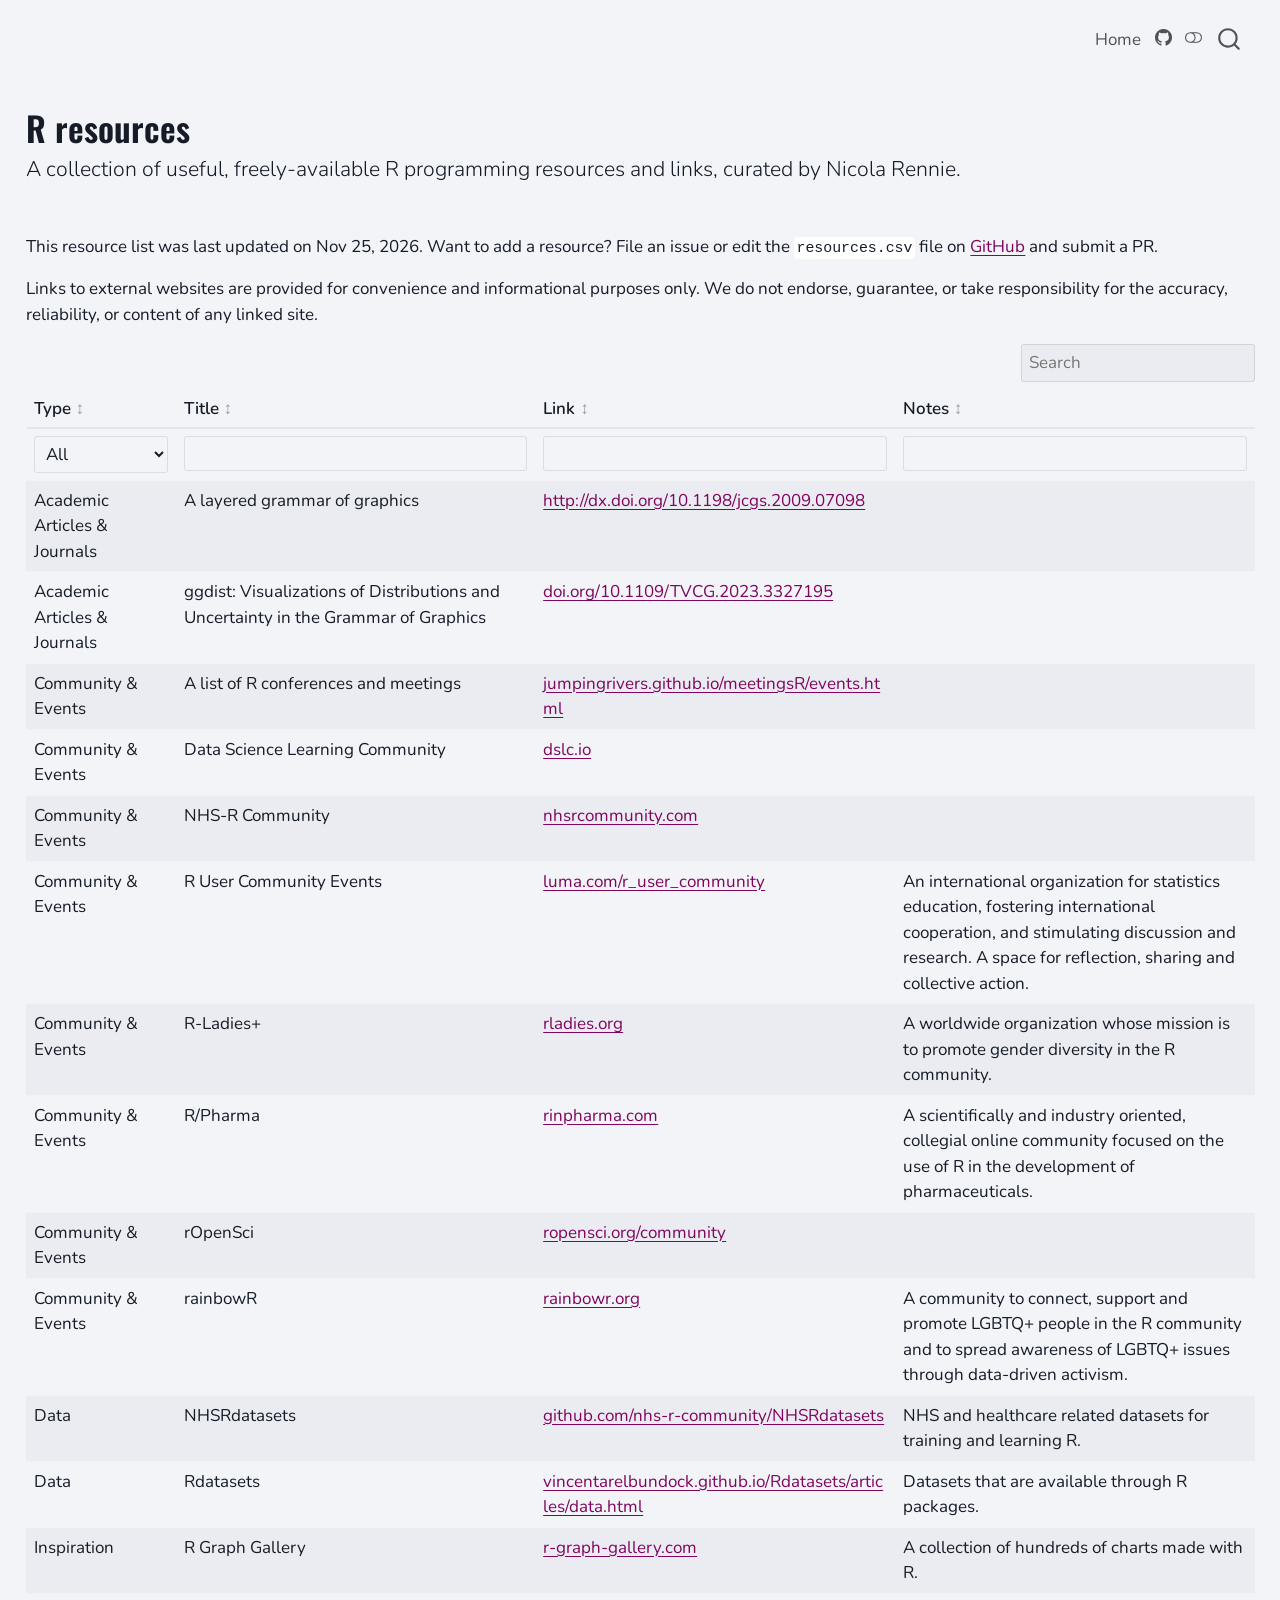
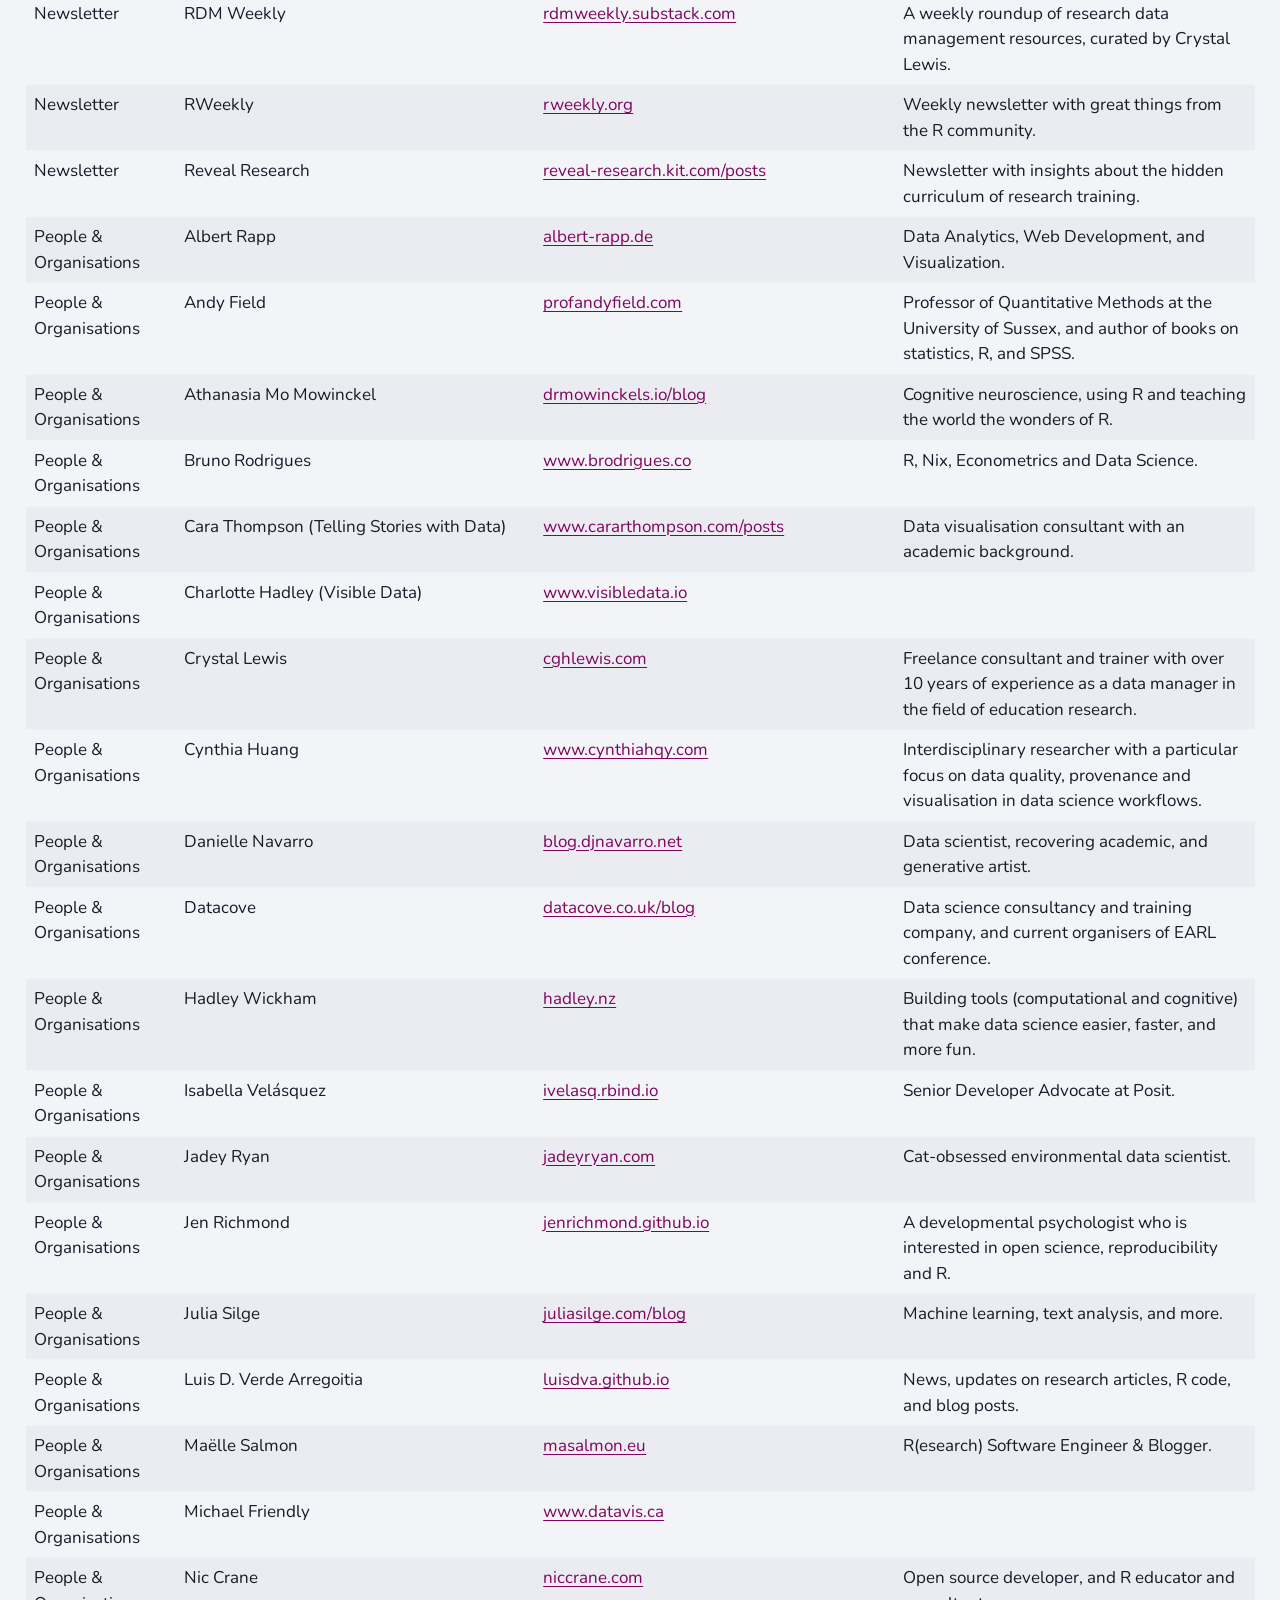
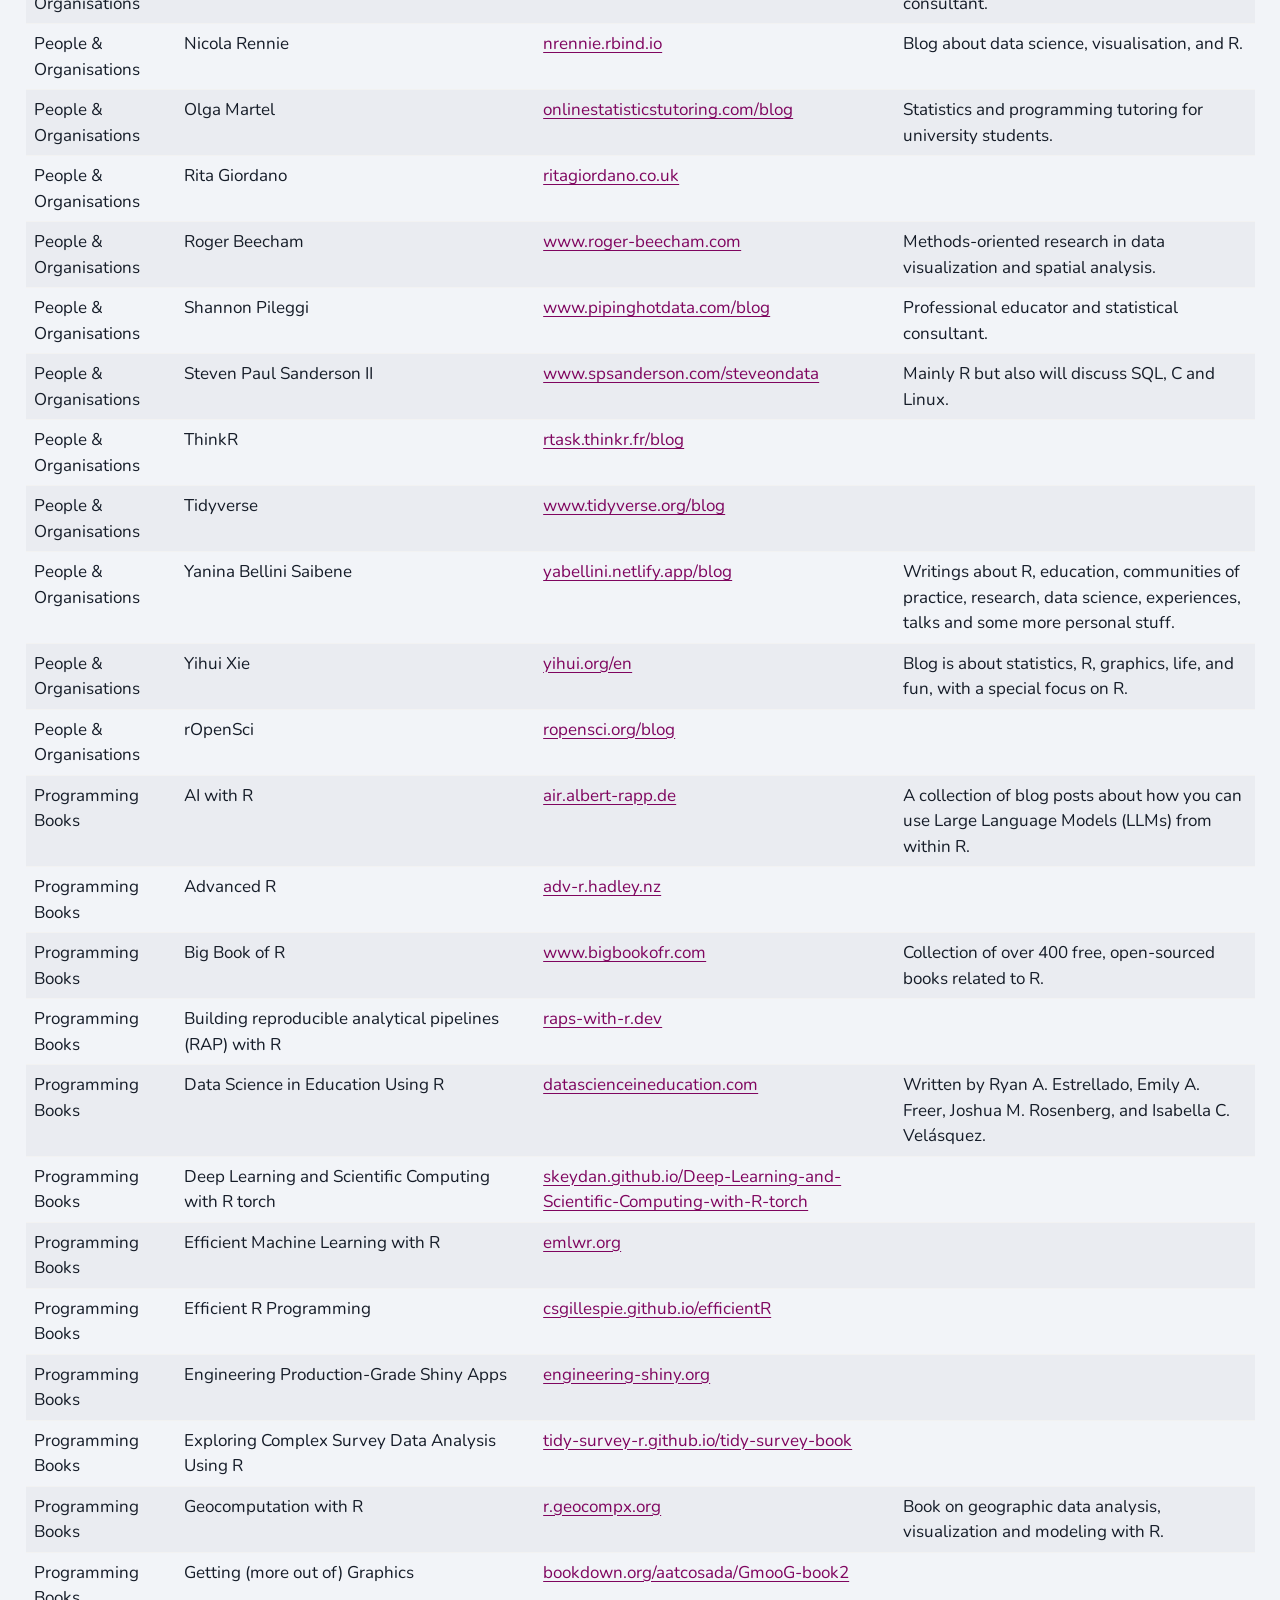
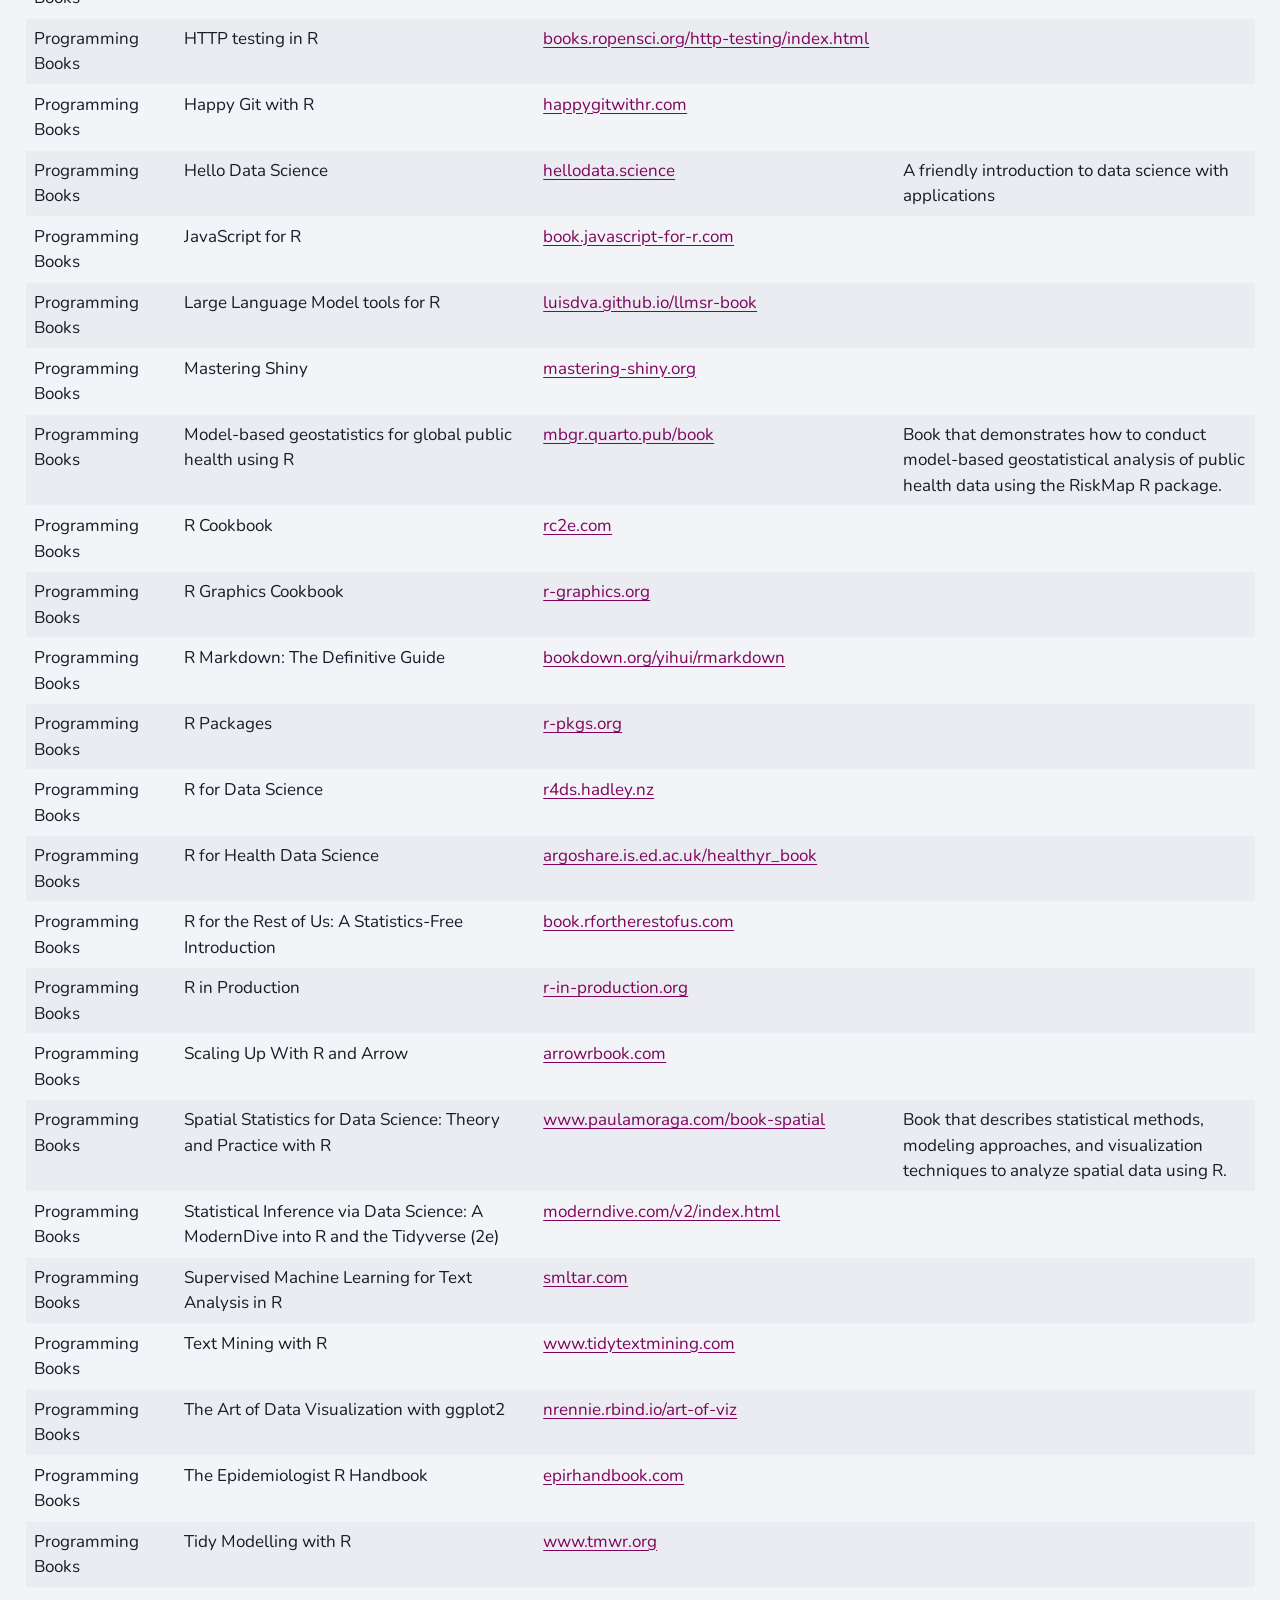
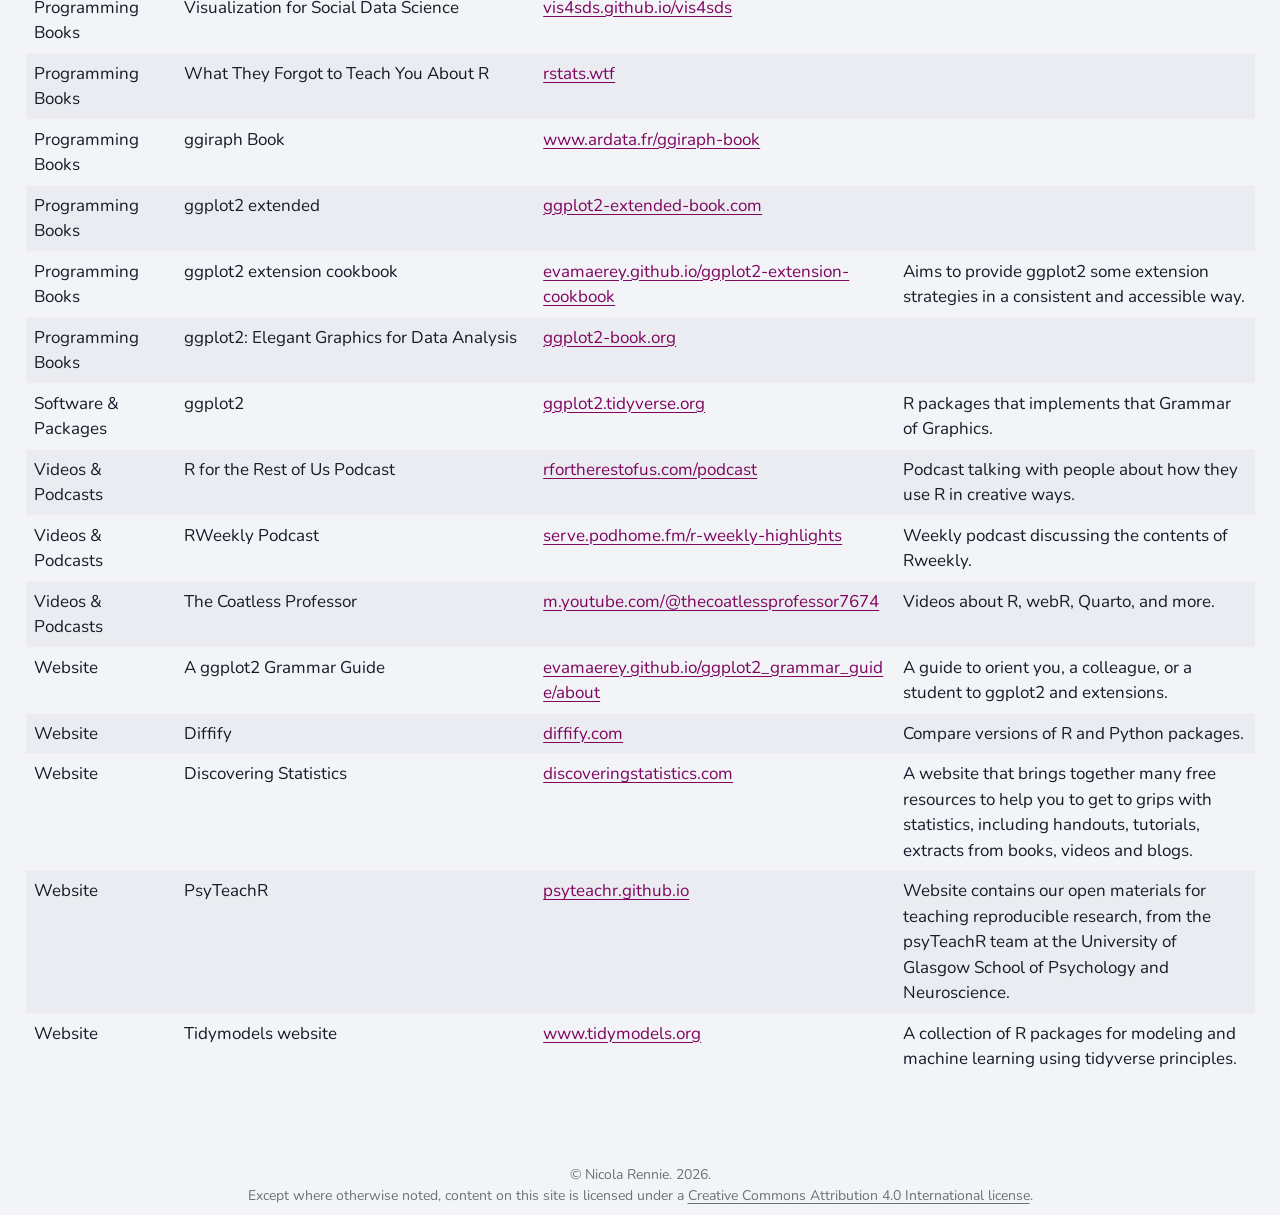
<file: R/index.html>
<!DOCTYPE html>
<html xmlns="http://www.w3.org/1999/xhtml" lang="en" xml:lang="en"><head>

<meta charset="utf-8">
<meta name="generator" content="quarto-1.11.9">

<meta name="viewport" content="width=device-width, initial-scale=1.0, user-scalable=yes">

<meta name="description" content="A collection of useful, freely-available R programming resources and links.">

<title>R resources</title>
<style>
/* Default styles provided by pandoc.
** See https://pandoc.org/MANUAL.html#variables-for-html for config info.
*/
span.smallcaps{font-variant: small-caps;}
div.columns{display: flex; gap: 1.5em;}
div.column{flex: auto;}
@media screen {
div.columns{gap: min(4vw, 1.5em);}
div.column{overflow-x: auto;}
}
div.hanging-indent{margin-left: 1.5em; text-indent: -1.5em;}
ul.task-list{list-style: none;}
ul.task-list li input[type="checkbox"] {
  width: 0.8em;
  margin: 0 0.8em 0.2em -1em; /* quarto-specific, see https://github.com/quarto-dev/quarto-cli/issues/4556 */ 
  vertical-align: middle;
}
</style>


<script src="../site_libs/quarto-nav/quarto-nav.js"></script>
<script src="../site_libs/quarto-nav/headroom.min.js"></script>
<script src="../site_libs/clipboard/clipboard.min.js"></script>
<script src="../site_libs/quarto-search/autocomplete.umd.js"></script>
<script src="../site_libs/quarto-search/fuse.min.js"></script>
<script src="../site_libs/quarto-search/quarto-search.js"></script>
<meta name="quarto:offset" content="../">
<link href="../assets/img/favicon.ico" rel="icon">
<script src="../site_libs/quarto-html/quarto.js" type="module"></script>
<script src="../site_libs/quarto-html/tabsets/tabsets.js" type="module"></script>
<script src="../site_libs/quarto-html/scrollable-regions/scrollable-regions.js" type="module"></script>
<script src="../site_libs/quarto-html/popper.min.js"></script>
<script src="../site_libs/quarto-html/tippy.umd.min.js"></script>
<script src="../site_libs/quarto-html/anchor.min.js"></script>
<link href="../site_libs/quarto-html/tippy.css" rel="stylesheet">
<link href="../site_libs/quarto-html/quarto-syntax-highlighting-63b5708e65d6cd79cd7618c58d0c21e7.css" rel="stylesheet" class="quarto-color-scheme" id="quarto-text-highlighting-styles">
<link href="../site_libs/quarto-html/quarto-syntax-highlighting-dark-447e42e69aaa9833c0ba1b986f430b20.css" rel="stylesheet" class="quarto-color-scheme quarto-color-alternate" id="quarto-text-highlighting-styles">
<link href="../site_libs/quarto-html/quarto-syntax-highlighting-63b5708e65d6cd79cd7618c58d0c21e7.css" rel="stylesheet" class="quarto-color-scheme-extra" id="quarto-text-highlighting-styles">
<script src="../site_libs/bootstrap/bootstrap.min.js"></script>
<link href="../site_libs/bootstrap/bootstrap-icons.css" rel="stylesheet">
<link href="../site_libs/bootstrap/bootstrap-e3c501655448dfd1e3cc73dab5965bcd.min.css" rel="stylesheet" append-hash="true" class="quarto-color-scheme" id="quarto-bootstrap" data-mode="light">
<link href="../site_libs/bootstrap/bootstrap-dark-0c67c843d53622fe3d99f4b36ed382e3.min.css" rel="stylesheet" append-hash="true" class="quarto-color-scheme quarto-color-alternate" id="quarto-bootstrap" data-mode="dark">
<link href="../site_libs/bootstrap/bootstrap-e3c501655448dfd1e3cc73dab5965bcd.min.css" rel="stylesheet" append-hash="true" class="quarto-color-scheme-extra" id="quarto-bootstrap" data-mode="light">
<script id="quarto-search-options" type="application/json">{
  "location": "navbar",
  "copy-button": false,
  "collapse-after": 3,
  "panel-placement": "end",
  "type": "overlay",
  "limit": 50,
  "keyboard-shortcut": [
    "f",
    "/",
    "s"
  ],
  "show-item-context": false,
  "language": {
    "search-no-results-text": "No results",
    "search-matching-documents-text": "matching documents",
    "search-copy-link-title": "Copy link to search",
    "search-hide-matches-text": "Hide additional matches",
    "search-more-match-text": "more match in this document",
    "search-more-matches-text": "more matches in this document",
    "search-clear-button-title": "Clear",
    "search-text-placeholder": "",
    "search-detached-cancel-button-title": "Cancel",
    "search-submit-button-title": "Submit",
    "search-label": "Search"
  }
}</script>
<script src="../site_libs/core-js-2.5.3/shim.min.js"></script>
<script src="../site_libs/react-18.2.0/react.min.js"></script>
<script src="../site_libs/react-18.2.0/react-dom.min.js"></script>
<script src="../site_libs/reactwidget-2.0.0/react-tools.js"></script>
<link href="../site_libs/htmltools-fill-0.5.9/fill.css" rel="stylesheet">
<script src="../site_libs/htmlwidgets-1.6.4/htmlwidgets.js"></script>
<link href="../site_libs/reactable-0.4.5/reactable.css" rel="stylesheet">
<script src="../site_libs/reactable-binding-0.4.5/reactable.js"></script>


<meta property="og:title" content="R resources">
<meta property="og:description" content="A collection of useful, freely-available R programming resources and links.">
<meta property="og:image" content="https://nrennie.github.io/resources/R/featured.png">
<meta property="og:image:height" content="1200">
<meta property="og:image:width" content="1200">
<meta name="twitter:title" content="R resources">
<meta name="twitter:description" content="A collection of useful, freely-available R programming resources and links.">
<meta name="twitter:image" content="https://nrennie.github.io/resources/R/featured.png">
<meta name="twitter:card" content="summary_large_image">
</head>

<body class="floating nav-fixed quarto-light"><a id="quarto-skip-link" class="visually-hidden-focusable" href="#quarto-document-content">Skip to main content</a><script id="quarto-html-before-body" type="application/javascript">
    const toggleBodyColorMode = (bsSheetEl) => {
      const mode = bsSheetEl.getAttribute("data-mode");
      const bodyEl = window.document.querySelector("body");
      if (mode === "dark") {
        bodyEl.classList.add("quarto-dark");
        bodyEl.classList.remove("quarto-light");
      } else {
        bodyEl.classList.add("quarto-light");
        bodyEl.classList.remove("quarto-dark");
      }
    }
    const toggleBodyColorPrimary = () => {
      const bsSheetEl = window.document.querySelector("link#quarto-bootstrap:not([rel=disabled-stylesheet])");
      if (bsSheetEl) {
        toggleBodyColorMode(bsSheetEl);
      }
    }
    const setColorSchemeToggle = (alternate) => {
      const toggles = window.document.querySelectorAll('.quarto-color-scheme-toggle');
      for (let i=0; i < toggles.length; i++) {
        const toggle = toggles[i];
        if (toggle) {
          toggle.setAttribute("aria-checked", alternate ? "true" : "false");
          if (alternate) {
            toggle.classList.add("alternate");
          } else {
            toggle.classList.remove("alternate");
          }
        }
      }
    };
    const toggleColorMode = (alternate) => {
      // Switch the stylesheets
      const primaryStylesheets = window.document.querySelectorAll('link.quarto-color-scheme:not(.quarto-color-alternate)');
      const alternateStylesheets = window.document.querySelectorAll('link.quarto-color-scheme.quarto-color-alternate');
      manageTransitions('#quarto-margin-sidebar .nav-link', false);
      if (alternate) {
        // note: dark is layered on light, we don't disable primary!
        enableStylesheet(alternateStylesheets);
        for (const sheetNode of alternateStylesheets) {
          if (sheetNode.id === "quarto-bootstrap") {
            toggleBodyColorMode(sheetNode);
          }
        }
      } else {
        disableStylesheet(alternateStylesheets);
        enableStylesheet(primaryStylesheets)
        toggleBodyColorPrimary();
      }
      manageTransitions('#quarto-margin-sidebar .nav-link', true);
      // Switch the toggles
      setColorSchemeToggle(alternate)
    }
    // Hack to workaround the fact that safari doesn't
    // properly recolor the scrollbar when toggling (#1455).
    // Not run on load: stylesheets are set before first paint there, and
    // scrolling would undo the scroll to a URL fragment (#14973).
    // The one pixel nudge keeps the reader where they were.
    const refreshSafariScrollbar = () => {
      if (navigator.userAgent.indexOf('Safari') > 0 && navigator.userAgent.indexOf('Chrome') == -1) {
        manageTransitions("body", false);
        const scrollY = window.scrollY;
        window.scrollTo(0, scrollY > 0 ? scrollY - 1 : 1);
        setTimeout(() => {
          window.scrollTo(0, scrollY);
          manageTransitions("body", true);
        }, 40);
      }
    }
    const disableStylesheet = (stylesheets) => {
      for (let i=0; i < stylesheets.length; i++) {
        const stylesheet = stylesheets[i];
        stylesheet.rel = 'disabled-stylesheet';
      }
    }
    const enableStylesheet = (stylesheets) => {
      for (let i=0; i < stylesheets.length; i++) {
        const stylesheet = stylesheets[i];
        if(stylesheet.rel !== 'stylesheet') { // for Chrome, which will still FOUC without this check
          stylesheet.rel = 'stylesheet';
        }
      }
    }
    const manageTransitions = (selector, allowTransitions) => {
      const els = window.document.querySelectorAll(selector);
      for (let i=0; i < els.length; i++) {
        const el = els[i];
        if (allowTransitions) {
          el.classList.remove('notransition');
        } else {
          el.classList.add('notransition');
        }
      }
    }
    const isFileUrl = () => {
      return window.location.protocol === 'file:';
    }
    const hasAlternateSentinel = () => {
      let styleSentinel = getColorSchemeSentinel();
      if (styleSentinel !== null) {
        return styleSentinel === "alternate";
      } else {
        return false;
      }
    }
    const setStyleSentinel = (alternate) => {
      const value = alternate ? "alternate" : "default";
      if (!isFileUrl()) {
        window.localStorage.setItem("quarto-color-scheme", value);
      } else {
        localAlternateSentinel = value;
      }
    }
    const getColorSchemeSentinel = () => {
      if (!isFileUrl()) {
        const storageValue = window.localStorage.getItem("quarto-color-scheme");
        return storageValue != null ? storageValue : localAlternateSentinel;
      } else {
        return localAlternateSentinel;
      }
    }
    const toggleGiscusIfUsed = (isAlternate, darkModeDefault) => {
      const baseTheme = document.querySelector('#giscus-base-theme')?.value ?? 'light';
      const alternateTheme = document.querySelector('#giscus-alt-theme')?.value ?? 'dark';
      let newTheme = '';
      if(authorPrefersDark) {
        newTheme = isAlternate ? baseTheme : alternateTheme;
      } else {
        newTheme = isAlternate ? alternateTheme : baseTheme;
      }
      const changeGiscusTheme = () => {
        // From: https://github.com/giscus/giscus/issues/336
        const sendMessage = (message) => {
          const iframe = document.querySelector('iframe.giscus-frame');
          if (!iframe) return;
          iframe.contentWindow.postMessage({ giscus: message }, 'https://giscus.app');
        }
        sendMessage({
          setConfig: {
            theme: newTheme
          }
        });
      }
      const isGiscussLoaded = window.document.querySelector('iframe.giscus-frame') !== null;
      if (isGiscussLoaded) {
        changeGiscusTheme();
      }
    };
    const authorPrefersDark = false;
    const darkModeDefault = authorPrefersDark;
      document.querySelector('link#quarto-text-highlighting-styles.quarto-color-scheme-extra').rel = 'disabled-stylesheet';
      document.querySelector('link#quarto-bootstrap.quarto-color-scheme-extra').rel = 'disabled-stylesheet';
    let localAlternateSentinel = darkModeDefault ? 'alternate' : 'default';
    // Dark / light mode switch
    window.quartoToggleColorScheme = () => {
      // Read the current dark / light value
      let toAlternate = !hasAlternateSentinel();
      toggleColorMode(toAlternate);
      refreshSafariScrollbar();
      setStyleSentinel(toAlternate);
      toggleGiscusIfUsed(toAlternate, darkModeDefault);
      window.dispatchEvent(new Event('resize'));
    };
    // Switch to dark mode if need be
    if (hasAlternateSentinel()) {
      toggleColorMode(true);
    } else {
      toggleColorMode(false);
    }
  </script>

<div id="quarto-search-results"></div>
  <header id="quarto-header" class="headroom fixed-top">
    <nav class="navbar navbar-expand-lg " data-bs-theme="dark" aria-label="Site">
      <div class="navbar-container container-fluid">
          <button class="navbar-toggler" type="button" data-bs-toggle="collapse" data-bs-target="#navbarCollapse" aria-controls="navbarCollapse" aria-expanded="false" aria-label="Toggle navigation" onclick="if (window.quartoToggleHeadroom) { window.quartoToggleHeadroom(); }">
  <span class="navbar-toggler-icon"></span>
</button>
          <div class="collapse navbar-collapse" id="navbarCollapse">
            <ul class="navbar-nav navbar-nav-scroll ms-auto">
  <li class="nav-item">
    <a class="nav-link" href="../index.html"> 
<span class="menu-text">Home</span></a>
  </li>  
</ul>
          </div> <!-- /navcollapse -->
            <div class="quarto-navbar-tools">
    <a href="https://github.com/nrennie/resources" title="" class="quarto-navigation-tool px-1" aria-label=""><i class="bi bi-github"></i></a>
  <button type="button" role="switch" aria-checked="false" class="quarto-color-scheme-toggle quarto-navigation-tool  px-1" onclick="window.quartoToggleColorScheme(); return false;" title="Toggle dark mode" aria-label="Toggle dark mode"><i class="bi"></i></button>
</div>
            <div id="quarto-search" class="" title="Search"></div>
      </div> <!-- /container-fluid -->
    </nav>
</header>
<!-- content -->
<div id="quarto-content" class="quarto-container page-columns page-rows-contents page-layout-full page-navbar">
<!-- sidebar -->
  
<div id="quarto-sidebar-glass" class="quarto-sidebar-collapse-item" data-bs-toggle="collapse" data-bs-target=".quarto-sidebar-collapse-item"></div>
<!-- margin-sidebar -->
    <div id="quarto-margin-sidebar" class="sidebar margin-sidebar zindex-bottom">
    </div>
<!-- main -->
<main class="content column-page" id="quarto-document-content" tabindex="-1">


<header id="title-block-header" class="quarto-title-block default">
<div class="quarto-title">
<h1 class="title">R resources</h1>
<p class="subtitle lead">A collection of useful, freely-available R programming resources and links, curated by Nicola Rennie.</p>
</div>

<div>
  <div class="description">
    A collection of useful, freely-available R programming resources and links.
  </div>
</div>


<div class="quarto-title-meta column-page">

    
  
    
  </div>
  


</header>


<p>This resource list was last updated on Nov 25, 2026. Want to add a resource? File an issue or edit the <code>resources.csv</code> file on <a href="https://github.com/nrennie/resources">GitHub</a> and submit a PR.</p>
<p>Links to external websites are provided for convenience and informational purposes only. We do not endorse, guarantee, or take responsibility for the accuracy, reliability, or content of any linked site.</p>
<div class="cell">
<div class="cell-output-display">
<div class="reactable html-widget html-fill-item" id="resources-tbl" style="width:auto;height:auto;"></div>
<script type="application/json" data-for="resources-tbl">{"x":{"tag":{"name":"Reactable","attribs":{"data":{"Type":["Academic Articles & Journals","Academic Articles & Journals","Community & Events","Community & Events","Community & Events","Community & Events","Community & Events","Community & Events","Community & Events","Community & Events","Data","Data","Inspiration","Newsletter","Newsletter","Newsletter","People & Organisations","People & Organisations","People & Organisations","People & Organisations","People & Organisations","People & Organisations","People & Organisations","People & Organisations","People & Organisations","People & Organisations","People & Organisations","People & Organisations","People & Organisations","People & Organisations","People & Organisations","People & Organisations","People & Organisations","People & Organisations","People & Organisations","People & Organisations","People & Organisations","People & Organisations","People & Organisations","People & Organisations","People & Organisations","People & Organisations","People & Organisations","People & Organisations","People & Organisations","People & Organisations","Programming Books","Programming Books","Programming Books","Programming Books","Programming Books","Programming Books","Programming Books","Programming Books","Programming Books","Programming Books","Programming Books","Programming Books","Programming Books","Programming Books","Programming Books","Programming Books","Programming Books","Programming Books","Programming Books","Programming Books","Programming Books","Programming Books","Programming Books","Programming Books","Programming Books","Programming Books","Programming Books","Programming Books","Programming Books","Programming Books","Programming Books","Programming Books","Programming Books","Programming Books","Programming Books","Programming Books","Programming Books","Programming Books","Programming Books","Programming Books","Programming Books","Software & Packages","Videos & Podcasts","Videos & Podcasts","Videos & Podcasts","Website","Website","Website","Website","Website"],"Title":["A layered grammar of graphics","ggdist: Visualizations of Distributions and Uncertainty in the Grammar of Graphics","A list of R conferences and meetings","Data Science Learning Community","NHS-R Community","R User Community Events","R-Ladies+","R/Pharma","rOpenSci","rainbowR","NHSRdatasets","Rdatasets","R Graph Gallery","RDM Weekly","RWeekly","Reveal Research","Albert Rapp","Andy Field","Athanasia Mo Mowinckel","Bruno Rodrigues","Cara Thompson (Telling Stories with Data)","Charlotte Hadley (Visible Data)","Crystal Lewis","Cynthia Huang","Danielle Navarro","Datacove","Hadley Wickham","Isabella Velásquez","Jadey Ryan","Jen Richmond","Julia Silge","Luis D. Verde Arregoitia","Maëlle Salmon","Michael Friendly","Nic Crane","Nicola Rennie","Olga Martel","Rita Giordano","Roger Beecham","Shannon Pileggi","Steven Paul Sanderson II","ThinkR","Tidyverse","Yanina Bellini Saibene","Yihui Xie","rOpenSci","AI with R","Advanced R","Big Book of R","Building reproducible analytical pipelines (RAP) with R","Data Science in Education Using R","Deep Learning and Scientific Computing with R torch","Efficient Machine Learning with R","Efficient R Programming","Engineering Production-Grade Shiny Apps","Exploring Complex Survey Data Analysis Using R","Geocomputation with R","Getting (more out of) Graphics","HTTP testing in R","Happy Git with R","Hello Data Science","JavaScript for R","Large Language Model tools for R","Mastering Shiny","Model-based geostatistics for global public health using R","R Cookbook","R Graphics Cookbook","R Markdown: The Definitive Guide","R Packages","R for Data Science","R for Health Data Science","R for the Rest of Us: A Statistics-Free Introduction","R in Production","Scaling Up With R and Arrow","Spatial Statistics for Data Science: Theory and Practice with R","Statistical Inference via Data Science: A ModernDive into R and the Tidyverse (2e)","Supervised Machine Learning for Text Analysis in R","Text Mining with R","The Art of Data Visualization with ggplot2","The Epidemiologist R Handbook","Tidy Modelling with R","Visualization for Social Data Science","What They Forgot to Teach You About R","ggiraph Book","ggplot2 extended","ggplot2 extension cookbook","ggplot2: Elegant Graphics for Data Analysis","ggplot2","R for the Rest of Us Podcast","RWeekly Podcast","The Coatless Professor","A ggplot2 Grammar Guide","Diffify","Discovering Statistics","PsyTeachR","Tidymodels website"],"Link":["<a href='http://dx.doi.org/10.1198/jcgs.2009.07098' target = '_blank'>http://dx.doi.org/10.1198/jcgs.2009.07098<\/a>","<a href='https://doi.org/10.1109/TVCG.2023.3327195' target = '_blank'>doi.org/10.1109/TVCG.2023.3327195<\/a>","<a href='https://jumpingrivers.github.io/meetingsR/events.html' target = '_blank'>jumpingrivers.github.io/meetingsR/events.html<\/a>","<a href='https://dslc.io/' target = '_blank'>dslc.io<\/a>","<a href='https://nhsrcommunity.com/' target = '_blank'>nhsrcommunity.com<\/a>","<a href='https://luma.com/r_user_community' target = '_blank'>luma.com/r_user_community<\/a>","<a href='https://rladies.org/' target = '_blank'>rladies.org<\/a>","<a href='https://rinpharma.com/' target = '_blank'>rinpharma.com<\/a>","<a href='https://ropensci.org/community/' target = '_blank'>ropensci.org/community<\/a>","<a href='https://rainbowr.org/' target = '_blank'>rainbowr.org<\/a>","<a href='https://github.com/nhs-r-community/NHSRdatasets' target = '_blank'>github.com/nhs-r-community/NHSRdatasets<\/a>","<a href='https://vincentarelbundock.github.io/Rdatasets/articles/data.html' target = '_blank'>vincentarelbundock.github.io/Rdatasets/articles/data.html<\/a>","<a href='https://r-graph-gallery.com/' target = '_blank'>r-graph-gallery.com<\/a>","<a href='https://rdmweekly.substack.com/' target = '_blank'>rdmweekly.substack.com<\/a>","<a href='https://rweekly.org/' target = '_blank'>rweekly.org<\/a>","<a href='https://reveal-research.kit.com/posts' target = '_blank'>reveal-research.kit.com/posts<\/a>","<a href='https://albert-rapp.de/' target = '_blank'>albert-rapp.de<\/a>","<a href='https://profandyfield.com/' target = '_blank'>profandyfield.com<\/a>","<a href='https://drmowinckels.io/blog/' target = '_blank'>drmowinckels.io/blog<\/a>","<a href='https://www.brodrigues.co' target = '_blank'>www.brodrigues.co<\/a>","<a href='https://www.cararthompson.com/posts' target = '_blank'>www.cararthompson.com/posts<\/a>","<a href='https://www.visibledata.io/' target = '_blank'>www.visibledata.io<\/a>","<a href='https://cghlewis.com/' target = '_blank'>cghlewis.com<\/a>","<a href='https://www.cynthiahqy.com/' target = '_blank'>www.cynthiahqy.com<\/a>","<a href='https://blog.djnavarro.net/' target = '_blank'>blog.djnavarro.net<\/a>","<a href='https://datacove.co.uk/blog/' target = '_blank'>datacove.co.uk/blog<\/a>","<a href='https://hadley.nz/' target = '_blank'>hadley.nz<\/a>","<a href='https://ivelasq.rbind.io/' target = '_blank'>ivelasq.rbind.io<\/a>","<a href='https://jadeyryan.com/' target = '_blank'>jadeyryan.com<\/a>","<a href='https://jenrichmond.github.io/' target = '_blank'>jenrichmond.github.io<\/a>","<a href='https://juliasilge.com/blog/' target = '_blank'>juliasilge.com/blog<\/a>","<a href='https://luisdva.github.io/' target = '_blank'>luisdva.github.io<\/a>","<a href='https://masalmon.eu/' target = '_blank'>masalmon.eu<\/a>","<a href='https://www.datavis.ca/' target = '_blank'>www.datavis.ca<\/a>","<a href='https://niccrane.com/' target = '_blank'>niccrane.com<\/a>","<a href='https://nrennie.rbind.io/' target = '_blank'>nrennie.rbind.io<\/a>","<a href='https://onlinestatisticstutoring.com/blog/' target = '_blank'>onlinestatisticstutoring.com/blog<\/a>","<a href='https://ritagiordano.co.uk/' target = '_blank'>ritagiordano.co.uk<\/a>","<a href='https://www.roger-beecham.com/' target = '_blank'>www.roger-beecham.com<\/a>","<a href='https://www.pipinghotdata.com/blog' target = '_blank'>www.pipinghotdata.com/blog<\/a>","<a href='https://www.spsanderson.com/steveondata/' target = '_blank'>www.spsanderson.com/steveondata<\/a>","<a href='https://rtask.thinkr.fr/blog/' target = '_blank'>rtask.thinkr.fr/blog<\/a>","<a href='https://www.tidyverse.org/blog/' target = '_blank'>www.tidyverse.org/blog<\/a>","<a href='https://yabellini.netlify.app/blog/' target = '_blank'>yabellini.netlify.app/blog<\/a>","<a href='https://yihui.org/en/' target = '_blank'>yihui.org/en<\/a>","<a href='https://ropensci.org/blog/' target = '_blank'>ropensci.org/blog<\/a>","<a href='https://air.albert-rapp.de/' target = '_blank'>air.albert-rapp.de<\/a>","<a href='https://adv-r.hadley.nz/' target = '_blank'>adv-r.hadley.nz<\/a>","<a href='https://www.bigbookofr.com/' target = '_blank'>www.bigbookofr.com<\/a>","<a href='https://raps-with-r.dev/' target = '_blank'>raps-with-r.dev<\/a>","<a href='https://datascienceineducation.com/' target = '_blank'>datascienceineducation.com<\/a>","<a href='https://skeydan.github.io/Deep-Learning-and-Scientific-Computing-with-R-torch/' target = '_blank'>skeydan.github.io/Deep-Learning-and-Scientific-Computing-with-R-torch<\/a>","<a href='https://emlwr.org/' target = '_blank'>emlwr.org<\/a>","<a href='https://csgillespie.github.io/efficientR/' target = '_blank'>csgillespie.github.io/efficientR<\/a>","<a href='https://engineering-shiny.org/' target = '_blank'>engineering-shiny.org<\/a>","<a href='https://tidy-survey-r.github.io/tidy-survey-book/' target = '_blank'>tidy-survey-r.github.io/tidy-survey-book<\/a>","<a href='https://r.geocompx.org/' target = '_blank'>r.geocompx.org<\/a>","<a href='https://bookdown.org/aatcosada/GmooG-book2' target = '_blank'>bookdown.org/aatcosada/GmooG-book2<\/a>","<a href='https://books.ropensci.org/http-testing/index.html' target = '_blank'>books.ropensci.org/http-testing/index.html<\/a>","<a href='https://happygitwithr.com/' target = '_blank'>happygitwithr.com<\/a>","<a href='https://hellodata.science/' target = '_blank'>hellodata.science<\/a>","<a href='https://book.javascript-for-r.com/' target = '_blank'>book.javascript-for-r.com<\/a>","<a href='https://luisdva.github.io/llmsr-book/' target = '_blank'>luisdva.github.io/llmsr-book<\/a>","<a href='https://mastering-shiny.org/' target = '_blank'>mastering-shiny.org<\/a>","<a href='https://mbgr.quarto.pub/book/' target = '_blank'>mbgr.quarto.pub/book<\/a>","<a href='https://rc2e.com/' target = '_blank'>rc2e.com<\/a>","<a href='https://r-graphics.org/' target = '_blank'>r-graphics.org<\/a>","<a href='https://bookdown.org/yihui/rmarkdown/' target = '_blank'>bookdown.org/yihui/rmarkdown<\/a>","<a href='https://r-pkgs.org/' target = '_blank'>r-pkgs.org<\/a>","<a href='https://r4ds.hadley.nz/' target = '_blank'>r4ds.hadley.nz<\/a>","<a href='https://argoshare.is.ed.ac.uk/healthyr_book/' target = '_blank'>argoshare.is.ed.ac.uk/healthyr_book<\/a>","<a href='https://book.rfortherestofus.com/' target = '_blank'>book.rfortherestofus.com<\/a>","<a href='https://r-in-production.org/' target = '_blank'>r-in-production.org<\/a>","<a href='https://arrowrbook.com/' target = '_blank'>arrowrbook.com<\/a>","<a href='https://www.paulamoraga.com/book-spatial' target = '_blank'>www.paulamoraga.com/book-spatial<\/a>","<a href='https://moderndive.com/v2/index.html' target = '_blank'>moderndive.com/v2/index.html<\/a>","<a href='https://smltar.com/' target = '_blank'>smltar.com<\/a>","<a href='https://www.tidytextmining.com/' target = '_blank'>www.tidytextmining.com<\/a>","<a href='https://nrennie.rbind.io/art-of-viz' target = '_blank'>nrennie.rbind.io/art-of-viz<\/a>","<a href='https://epirhandbook.com/' target = '_blank'>epirhandbook.com<\/a>","<a href='https://www.tmwr.org/' target = '_blank'>www.tmwr.org<\/a>","<a href='https://vis4sds.github.io/vis4sds/' target = '_blank'>vis4sds.github.io/vis4sds<\/a>","<a href='https://rstats.wtf/' target = '_blank'>rstats.wtf<\/a>","<a href='https://www.ardata.fr/ggiraph-book/' target = '_blank'>www.ardata.fr/ggiraph-book<\/a>","<a href='https://ggplot2-extended-book.com/' target = '_blank'>ggplot2-extended-book.com<\/a>","<a href='https://evamaerey.github.io/ggplot2-extension-cookbook/' target = '_blank'>evamaerey.github.io/ggplot2-extension-cookbook<\/a>","<a href='https://ggplot2-book.org/' target = '_blank'>ggplot2-book.org<\/a>","<a href='https://ggplot2.tidyverse.org/' target = '_blank'>ggplot2.tidyverse.org<\/a>","<a href='https://rfortherestofus.com/podcast' target = '_blank'>rfortherestofus.com/podcast<\/a>","<a href='https://serve.podhome.fm/r-weekly-highlights' target = '_blank'>serve.podhome.fm/r-weekly-highlights<\/a>","<a href='https://m.youtube.com/@thecoatlessprofessor7674' target = '_blank'>m.youtube.com/@thecoatlessprofessor7674<\/a>","<a href='https://evamaerey.github.io/ggplot2_grammar_guide/about' target = '_blank'>evamaerey.github.io/ggplot2_grammar_guide/about<\/a>","<a href='https://diffify.com/' target = '_blank'>diffify.com<\/a>","<a href='https://discoveringstatistics.com/' target = '_blank'>discoveringstatistics.com<\/a>","<a href='https://psyteachr.github.io/' target = '_blank'>psyteachr.github.io<\/a>","<a href='https://www.tidymodels.org/' target = '_blank'>www.tidymodels.org<\/a>"],"Notes":[null,null,null,null,null,"An international organization for statistics education, fostering international cooperation, and stimulating discussion and research. A space for reflection, sharing and collective action.","A worldwide organization whose mission is to promote gender diversity in the R community.","A scientifically and industry oriented, collegial online community focused on the use of R in the development of pharmaceuticals.",null,"A community to connect, support and promote LGBTQ+ people in the R community and to spread awareness of LGBTQ+ issues through data-driven activism.","NHS and healthcare related datasets for training and learning R.","Datasets that are available through R packages.","A collection of hundreds of charts made with R.","A weekly roundup of research data management resources, curated by Crystal Lewis.","Weekly newsletter with great things from the R community.","Newsletter with insights about the hidden curriculum of research training.","Data Analytics, Web Development, and Visualization.","Professor of Quantitative Methods at the University of Sussex, and author of books on statistics, R, and SPSS.","Cognitive neuroscience, using R and teaching the world the wonders of R.","R, Nix, Econometrics and Data Science.","Data visualisation consultant with an academic background.",null,"Freelance consultant and trainer with over 10 years of experience as a data manager in the field of education research.","Interdisciplinary researcher with a particular focus on data quality, provenance and visualisation in data science workflows.","Data scientist, recovering academic, and generative artist.","Data science consultancy and training company, and current organisers of EARL conference.","Building tools (computational and cognitive) that make data science easier, faster, and more fun.","Senior Developer Advocate at Posit.","Cat-obsessed environmental data scientist.","A developmental psychologist who is interested in open science, reproducibility and R.","Machine learning, text analysis, and more.","News, updates on research articles, R code, and blog posts.","R(esearch) Software Engineer & Blogger.",null,"Open source developer, and R educator and consultant.","Blog about data science, visualisation, and R.","Statistics and programming tutoring for university students.",null,"Methods-oriented research in data visualization and spatial analysis.","Professional educator and statistical consultant.","Mainly R but also will discuss SQL, C and Linux.",null,null,"Writings about R, education, communities of practice, research, data science, experiences, talks and some more personal stuff.","Blog is about statistics, R, graphics, life, and fun, with a special focus on R.",null,"A collection of blog posts about how you can use Large Language Models (LLMs) from within R.",null,"Collection of over 400 free, open-sourced books related to R.",null,"Written by Ryan A. Estrellado, Emily A. Freer, Joshua M. Rosenberg, and Isabella C. Velásquez.",null,null,null,null,null,"Book on geographic data analysis, visualization and modeling with R.",null,null,null,"A friendly introduction to data science with applications",null,null,null,"Book that demonstrates how to conduct model-based geostatistical analysis of public health data using the RiskMap R package.",null,null,null,null,null,null,null,null,null,"Book that describes statistical methods, modeling approaches, and visualization techniques to analyze spatial data using R.",null,null,null,null,null,null,null,null,null,null,"Aims to provide ggplot2 some extension strategies in a consistent and accessible way.",null,"R packages that implements that Grammar of Graphics.","Podcast talking with people about how they use R in creative ways.","Weekly podcast discussing the contents of Rweekly.","Videos about R, webR, Quarto, and more.","A guide to orient you, a colleague, or a student to ggplot2 and extensions.","Compare versions of R and Python packages.","A website that brings together many free resources to help you to get to grips with statistics, including handouts, tutorials, extracts from books, videos and blogs.","Website contains our open materials for teaching reproducible research, from the psyTeachR team at the University of Glasgow School of Psychology and Neuroscience.","A collection of R packages for modeling and machine learning using tidyverse principles."]},"columns":[{"id":"Type","name":"Type","type":"character","filterInput":{"name":"select","attribs":{"onChange":"function(_e){(function(event){Reactable.setFilter(\n  'resources-tbl',\n  'Type',\n  event.target.value\n)}).apply(event.target,[_e])}"},"children":[{"name":"option","attribs":{"value":""},"children":["All"]},{"name":"option","attribs":{},"children":["Academic Articles & Journals"]},{"name":"option","attribs":{},"children":["Community & Events"]},{"name":"option","attribs":{},"children":["Data"]},{"name":"option","attribs":{},"children":["Inspiration"]},{"name":"option","attribs":{},"children":["Newsletter"]},{"name":"option","attribs":{},"children":["People & Organisations"]},{"name":"option","attribs":{},"children":["Programming Books"]},{"name":"option","attribs":{},"children":["Software & Packages"]},{"name":"option","attribs":{},"children":["Videos & Podcasts"]},{"name":"option","attribs":{},"children":["Website"]}]},"maxWidth":150},{"id":"Title","name":"Title","type":"character"},{"id":"Link","name":"Link","type":["glue","character"],"html":true},{"id":"Notes","name":"Notes","type":"character","maxWidth":400}],"filterable":true,"searchable":true,"pagination":false,"striped":true,"showSortable":true,"elementId":"resources-tbl","dataKey":"89680c155c3947eb555e2e7a3b83028c"},"children":[]},"class":"reactR_markup"},"evals":["tag.attribs.columns.0.filterInput.attribs.onChange"],"jsHooks":[]}</script>
</div>
</div>



</main> <!-- /main -->
<script id="quarto-html-after-body" type="application/javascript">
  window.document.addEventListener("DOMContentLoaded", function (event) {
    // Ensure there is a toggle, if there isn't float one in the top right
    if (window.document.querySelector('.quarto-color-scheme-toggle') === null) {
      const toggle = window.document.createElement('button');
      toggle.type = "button";
      toggle.setAttribute("role", "switch");
      toggle.setAttribute("aria-checked", "false");
      toggle.classList.add('top-right');
      toggle.classList.add('quarto-color-scheme-toggle');
      toggle.setAttribute("aria-label", "Toggle dark mode");
      toggle.onclick = function() { try { window.quartoToggleColorScheme(); } catch {} return false; };
      const i = window.document.createElement("i");
      i.classList.add('bi');
      toggle.appendChild(i);
      // Put the toggle in a landmark of its own, so that landmark navigation
      // can reach it.
      //
      // The container is always a fresh direct child of body, and the toggle is
      // never moved into page furniture that the theme or the author controls.
      // The toggle is positioned against the page, so any ancestor that
      // establishes a containing block captures it: a positioned element or a
      // grid for position: absolute, and transform, filter, will-change or
      // contain for position: fixed. A direct child of body has none of these
      // to inherit, and the shift when one appears is silent and visual.
      //
      // ARIA says a document should have at most one banner, and axe reports a
      // duplicate whether or not the banners carry distinct labels. So use a
      // header when the page has no banner yet, and a named region otherwise.
      //
      // A header is a banner wherever it sits, unless it is inside sectioning
      // content, so this cannot just look at the children of body: a custom
      // page layout wraps the title block header in a plain div. An explicit
      // role="banner" always counts.
      const sectioning = 'article, aside, main, nav, section, [role="article"], [role="complementary"], [role="main"], [role="navigation"], [role="region"]';
      const hasBanner = Array.from(
        window.document.querySelectorAll('header:not([role]), [role="banner"]')
      ).some(function(el) {
        return el.hasAttribute("role") || el.closest(sectioning) === null;
      });
      const container = window.document.createElement(hasBanner ? "div" : "header");
      if (hasBanner) {
        container.setAttribute("role", "region");
        container.setAttribute("aria-label", "Toggle dark mode");
      }
      container.classList.add('quarto-color-scheme-toggle-container');
      container.appendChild(toggle);
      window.document.body.appendChild(container);
    }
    setColorSchemeToggle(hasAlternateSentinel())
    const icon = "";
    const anchorJS = new window.AnchorJS();
    anchorJS.options = {
      placement: 'right',
      icon: icon
    };
    anchorJS.add('.anchored');
    const isCodeAnnotation = (el) => {
      for (const clz of el.classList) {
        if (clz.startsWith('code-annotation-')) {                     
          return true;
        }
      }
      return false;
    }
    const onCopySuccess = function(e) {
      // button target
      const button = e.trigger;
      // don't keep focus
      button.blur();
      // flash "checked"
      button.classList.add('code-copy-button-checked');
      var currentTitle = button.getAttribute("title");
      button.setAttribute("title", "Copied!");
      let tooltip;
      if (window.bootstrap) {
        button.setAttribute("data-bs-toggle", "tooltip");
        button.setAttribute("data-bs-placement", "left");
        button.setAttribute("data-bs-title", "Copied!");
        tooltip = new bootstrap.Tooltip(button, 
          { trigger: "manual", 
            customClass: "code-copy-button-tooltip",
            offset: [0, -8]});
        tooltip.show();    
      }
      setTimeout(function() {
        if (tooltip) {
          tooltip.hide();
          button.removeAttribute("data-bs-title");
          button.removeAttribute("data-bs-toggle");
          button.removeAttribute("data-bs-placement");
        }
        button.setAttribute("title", currentTitle);
        button.classList.remove('code-copy-button-checked');
      }, 1000);
      // clear code selection
      e.clearSelection();
    }
    const getTextToCopy = function(trigger) {
      const outerScaffold = trigger.parentElement.cloneNode(true);
      const codeEl = outerScaffold.querySelector('code');
      for (const childEl of codeEl.children) {
        if (isCodeAnnotation(childEl)) {
          childEl.remove();
        }
      }
      return codeEl.innerText;
    }
    const clipboard = new window.ClipboardJS('.code-copy-button:not([data-in-quarto-modal])', {
      text: getTextToCopy
    });
    clipboard.on('success', onCopySuccess);
    if (window.document.getElementById('quarto-embedded-source-code-modal')) {
      const clipboardModal = new window.ClipboardJS('.code-copy-button[data-in-quarto-modal]', {
        text: getTextToCopy,
        container: window.document.getElementById('quarto-embedded-source-code-modal')
      });
      clipboardModal.on('success', onCopySuccess);
    }
      var localhostRegex = new RegExp(/^(?:http|https):\/\/localhost\:?[0-9]*\//);
      var mailtoRegex = new RegExp(/^mailto:/);
        var filterRegex = new RegExp("https:\/\/nrennie\.github\.io\/resources\/");
      var isInternal = (href) => {
          return filterRegex.test(href) || localhostRegex.test(href) || mailtoRegex.test(href);
      }
      // Inspect non-navigation links and adorn them if external
      window.quartoDecorateExternalLinks = function (root) {
     var links = (root || window.document).querySelectorAll('a[href]:not(.nav-link):not(.navbar-brand):not(.toc-action):not(.sidebar-link):not(.sidebar-item-toggle):not(.pagination-link):not(.no-external):not([aria-hidden]):not(.dropdown-item):not(.quarto-navigation-tool):not(.about-link)');
      for (var i=0; i<links.length; i++) {
        const link = links[i];
        if (!isInternal(link.href)) {
          // undo the damage that might have been done by quarto-nav.js in the case of
          // links that we want to consider external
          if (link.dataset.originalHref !== undefined) {
            link.href = link.dataset.originalHref;
          }
          if (!link.classList.contains('no-external-icon')) {
          }
        }
      }
      };
      window.quartoDecorateExternalLinks(window.document);
    // Esc closes the popup (WCAG 1.4.13) and focus leaving both trigger and
    // popup closes it (WCAG 2.4.11); tippy handles neither for interactive popups.
    const hideOnEscAndFocusOut = {
      name: 'hideOnEscAndFocusOut',
      defaultValue: true,
      fn(instance) {
        const dismiss = () => {
          // A show scheduled by the trigger delay would otherwise reopen it
          instance.clearDelayTimeouts();
          instance.hide();
        };
        const onKeyDown = (event) => {
          if (event.key !== 'Escape') {
            return;
          }
          // Keep Esc from also reaching page handlers (e.g. reveal.js overview),
          // except an open reveal.js slide menu, which Esc should close too.
          // The menu handles keys only when its keyboard option is on.
          const menuHandlesEsc = window.Reveal?.getPlugin?.('menu')?.isOpen() &&
            window.Reveal.getConfig().menu?.keyboard !== false;
          if (!menuHandlesEsc) {
            event.stopPropagation();
          }
          if (instance.popper.contains(window.document.activeElement)) {
            // Disabled while refocusing so the focus trigger does not reopen it
            instance.disable();
            instance.reference.focus();
            instance.enable();
          }
          dismiss();
        };
        const onFocusOut = (event) => {
          const target = event.relatedTarget;
          if (target && !instance.reference.contains(target) &&
              !instance.popper.contains(target)) {
            dismiss();
          }
        };
        // On the trigger too: a click trigger (code-annotations: select) has no
        // blur handling. Attached for the instance's lifetime so leaving the
        // trigger also cancels a show still pending on the trigger delay.
        instance.reference.addEventListener('focusout', onFocusOut);
        return {
          onShow() {
            window.document.addEventListener('keydown', onKeyDown, true);
            instance.popper.addEventListener('focusout', onFocusOut);
          },
          onHide() {
            window.document.removeEventListener('keydown', onKeyDown, true);
            instance.popper.removeEventListener('focusout', onFocusOut);
          },
          onDestroy() {
            instance.reference.removeEventListener('focusout', onFocusOut);
          },
        };
      },
    };
    function tippyHover(el, contentFn, onTriggerFn, onUntriggerFn) {
      const config = {
        allowHTML: true,
        maxWidth: 500,
        delay: 100,
        arrow: false,
        appendTo: function(el) {
            return el.parentElement;
        },
        interactive: true,
        interactiveBorder: 10,
        theme: 'quarto',
        placement: 'bottom-start',
        plugins: [hideOnEscAndFocusOut],
      };
      if (contentFn) {
        config.content = contentFn;
      }
      if (onTriggerFn) {
        config.onTrigger = onTriggerFn;
      }
      if (onUntriggerFn) {
        config.onUntrigger = onUntriggerFn;
      }
      window.tippy(el, config); 
    }
    const noterefs = window.document.querySelectorAll('a[role="doc-noteref"]');
    for (var i=0; i<noterefs.length; i++) {
      const ref = noterefs[i];
      tippyHover(ref, function() {
        // use id or data attribute instead here
        let href = ref.getAttribute('data-footnote-href') || ref.getAttribute('href');
        try { href = new URL(href).hash; } catch {}
        const id = href.replace(/^#\/?/, "");
        const note = window.document.getElementById(id);
        if (note) {
          return note.innerHTML;
        } else {
          return "";
        }
      });
    }
    const xrefs = window.document.querySelectorAll('a.quarto-xref');
    const processXRef = (id, note) => {
      // Strip column container classes
      const stripColumnClz = (el) => {
        el.classList.remove("page-full", "page-columns");
        if (el.children) {
          for (const child of el.children) {
            stripColumnClz(child);
          }
        }
      }
      stripColumnClz(note)
      if (id === null || id.startsWith('sec-')) {
        // Special case sections, only their first couple elements
        const container = document.createElement("div");
        if (note.children && note.children.length > 2) {
          container.appendChild(note.children[0].cloneNode(true));
          for (let i = 1; i < note.children.length; i++) {
            const child = note.children[i];
            if (child.tagName === "P" && child.innerText === "") {
              continue;
            } else {
              container.appendChild(child.cloneNode(true));
              break;
            }
          }
          if (window.Quarto?.typesetMath) {
            window.Quarto.typesetMath(container);
          }
          return container.innerHTML
        } else {
          if (window.Quarto?.typesetMath) {
            window.Quarto.typesetMath(note);
          }
          return note.innerHTML;
        }
      } else {
        // Remove any anchor links if they are present
        const anchorLink = note.querySelector('a.anchorjs-link');
        if (anchorLink) {
          anchorLink.remove();
        }
        if (window.Quarto?.typesetMath) {
          window.Quarto.typesetMath(note);
        }
        if (note.classList.contains("callout")) {
          return note.outerHTML;
        } else {
          return note.innerHTML;
        }
      }
    }
    for (var i=0; i<xrefs.length; i++) {
      const xref = xrefs[i];
      tippyHover(xref, undefined, function(instance) {
        instance.disable();
        let url = xref.getAttribute('href');
        let hash = undefined; 
        if (url.startsWith('#')) {
          hash = url;
        } else {
          try { hash = new URL(url).hash; } catch {}
        }
        if (hash) {
          const id = hash.replace(/^#\/?/, "");
          const note = window.document.getElementById(id);
          if (note !== null) {
            try {
              const html = processXRef(id, note.cloneNode(true));
              instance.setContent(html);
            } finally {
              instance.enable();
              instance.show();
            }
          } else {
            // See if we can fetch this
            fetch(url.split('#')[0])
            .then(res => res.text())
            .then(html => {
              const parser = new DOMParser();
              const htmlDoc = parser.parseFromString(html, "text/html");
              const note = htmlDoc.getElementById(id);
              if (note !== null) {
                const html = processXRef(id, note);
                instance.setContent(html);
              } 
            }).finally(() => {
              instance.enable();
              instance.show();
            });
          }
        } else {
          // See if we can fetch a full url (with no hash to target)
          // This is a special case and we should probably do some content thinning / targeting
          fetch(url)
          .then(res => res.text())
          .then(html => {
            const parser = new DOMParser();
            const htmlDoc = parser.parseFromString(html, "text/html");
            const note = htmlDoc.querySelector('main.content');
            if (note !== null) {
              // This should only happen for chapter cross references
              // (since there is no id in the URL)
              // remove the first header
              if (note.children.length > 0 && note.children[0].tagName === "HEADER") {
                note.children[0].remove();
              }
              const html = processXRef(null, note);
              instance.setContent(html);
            } 
          }).finally(() => {
            instance.enable();
            instance.show();
          });
        }
      }, function(instance) {
      });
    }
        let selectedAnnoteEl;
        const selectorForAnnotation = ( cell, annotation) => {
          let cellAttr = 'data-code-cell="' + cell + '"';
          let lineAttr = 'data-code-annotation="' +  annotation + '"';
          const selector = 'span[' + cellAttr + '][' + lineAttr + ']';
          return selector;
        }
        const selectCodeLines = (annoteEl) => {
          const doc = window.document;
          const targetCell = annoteEl.getAttribute("data-target-cell");
          const targetAnnotation = annoteEl.getAttribute("data-target-annotation");
          const annoteSpan = window.document.querySelector(selectorForAnnotation(targetCell, targetAnnotation));
          const lines = annoteSpan.getAttribute("data-code-lines").split(",");
          const lineIds = lines.map((line) => {
            return targetCell + "-" + line;
          })
          // Each band is positioned against its own containing block, which is
          // not the offsetParent of the lines, so place it from client rects.
          const placeBand = (band, firstEl, lastEl, codeBlock) => {
            const container = band.offsetParent;
            if (container === null) {
              return;
            }
            const containerRect = container.getBoundingClientRect();
            // Reveal.js scales slides with a transform, so convert client
            // pixels back to the CSS pixels of the container.
            const scale = containerRect.height / container.offsetHeight || 1;
            const firstRect = firstEl.getBoundingClientRect();
            const lastRect = lastEl.getBoundingClientRect();
            const top = (firstRect.top - containerRect.top) / scale - container.clientTop + container.scrollTop;
            const height = (lastRect.bottom - firstRect.top) / scale;
            band.style.top = top - 2 + "px";
            band.style.height = height + 4 + "px";
            if (codeBlock) {
              // Without the copy button wrapper, the containing block is wider
              // than the code block, so span the code block explicitly.
              const blockRect = codeBlock.getBoundingClientRect();
              band.style.left = (blockRect.left - containerRect.left) / scale - container.clientLeft + container.scrollLeft + "px";
              band.style.width = blockRect.width / scale + "px";
            }
          };
          if (lineIds.length > 0) {
            const el = window.document.getElementById(lineIds[0]);
            const lastEl = window.document.getElementById(lineIds[lineIds.length - 1]);
            const parent = el.parentElement.parentElement;
            // cook up a div (if necessary) and position it
            let div = window.document.getElementById("code-annotation-line-highlight");
            if (div === null) {
              div = window.document.createElement("div");
              div.setAttribute("id", "code-annotation-line-highlight");
              div.style.position = 'absolute';
              parent.appendChild(div);
            }
            placeBand(div, el, lastEl, parent.closest("div.sourceCode") || parent);
            let gutterDiv = window.document.getElementById("code-annotation-line-highlight-gutter");
            if (gutterDiv === null) {
              gutterDiv = window.document.createElement("div");
              gutterDiv.setAttribute("id", "code-annotation-line-highlight-gutter");
              gutterDiv.style.position = 'absolute';
              const codeCell = window.document.getElementById(targetCell);
              const gutter = codeCell.querySelector('.code-annotation-gutter');
              gutter.appendChild(gutterDiv);
            }
            placeBand(gutterDiv, el, lastEl);
            selectedAnnoteEl = annoteEl;
          }
        };
        const unselectCodeLines = () => {
          const elementsIds = ["code-annotation-line-highlight", "code-annotation-line-highlight-gutter"];
          elementsIds.forEach((elId) => {
            const div = window.document.getElementById(elId);
            if (div) {
              div.remove();
            }
          });
          selectedAnnoteEl = undefined;
        };
          // Handle positioning of the toggle
      window.addEventListener(
        "resize",
        throttle(() => {
          elRect = undefined;
          if (selectedAnnoteEl) {
            selectCodeLines(selectedAnnoteEl);
          }
        }, 10)
      );
      function throttle(fn, ms) {
      let throttle = false;
      let timer;
        return (...args) => {
          if(!throttle) { // first call gets through
              fn.apply(this, args);
              throttle = true;
          } else { // all the others get throttled
              if(timer) clearTimeout(timer); // cancel #2
              timer = setTimeout(() => {
                fn.apply(this, args);
                timer = throttle = false;
              }, ms);
          }
        };
      }
        // Attach click handler to the DT
        const annoteDls = window.document.querySelectorAll('dt[data-target-cell]');
        for (const annoteDlNode of annoteDls) {
          annoteDlNode.addEventListener('click', (event) => {
            const clickedEl = event.target;
            if (clickedEl !== selectedAnnoteEl) {
              unselectCodeLines();
              const activeEl = window.document.querySelector('dt[data-target-cell].code-annotation-active');
              if (activeEl) {
                activeEl.classList.remove('code-annotation-active');
              }
              selectCodeLines(clickedEl);
              clickedEl.classList.add('code-annotation-active');
            } else {
              // Unselect the line
              unselectCodeLines();
              clickedEl.classList.remove('code-annotation-active');
            }
          });
        }
    const findCites = (el) => {
      const parentEl = el.parentElement;
      if (parentEl) {
        const cites = parentEl.dataset.cites;
        if (cites) {
          return {
            el,
            cites: cites.split(' ')
          };
        } else {
          return findCites(el.parentElement)
        }
      } else {
        return undefined;
      }
    };
    var bibliorefs = window.document.querySelectorAll('a[role="doc-biblioref"]');
    for (var i=0; i<bibliorefs.length; i++) {
      const ref = bibliorefs[i];
      const citeInfo = findCites(ref);
      if (citeInfo) {
        tippyHover(citeInfo.el, function() {
          var popup = window.document.createElement('div');
          citeInfo.cites.forEach(function(cite) {
            var citeDiv = window.document.createElement('div');
            citeDiv.classList.add('hanging-indent');
            citeDiv.classList.add('csl-entry');
            var biblioDiv = window.document.getElementById('ref-' + cite);
            if (biblioDiv) {
              citeDiv.innerHTML = biblioDiv.innerHTML;
            }
            popup.appendChild(citeDiv);
          });
          return popup.innerHTML;
        });
      }
    }
  });
  </script>
  <script type="application/javascript">
  window.quartoScrollableRegionsLabels = {"code":"Scrollable code","output":"Scrollable output"};
  </script>
</div> <!-- /content -->
<footer class="footer">
  <div class="nav-footer">
    <div class="nav-footer-left">
      &nbsp;
    </div>   
    <div class="nav-footer-center">
<p>© Nicola Rennie. 2026.<br>Except where otherwise noted, content on this site is licensed under a <a href="https://creativecommons.org/licenses/by/4.0/">Creative Commons Attribution 4.0 International license</a>.</p>
</div>
    <div class="nav-footer-right">
      &nbsp;
    </div>
  </div>
</footer>




</body></html>
</file>
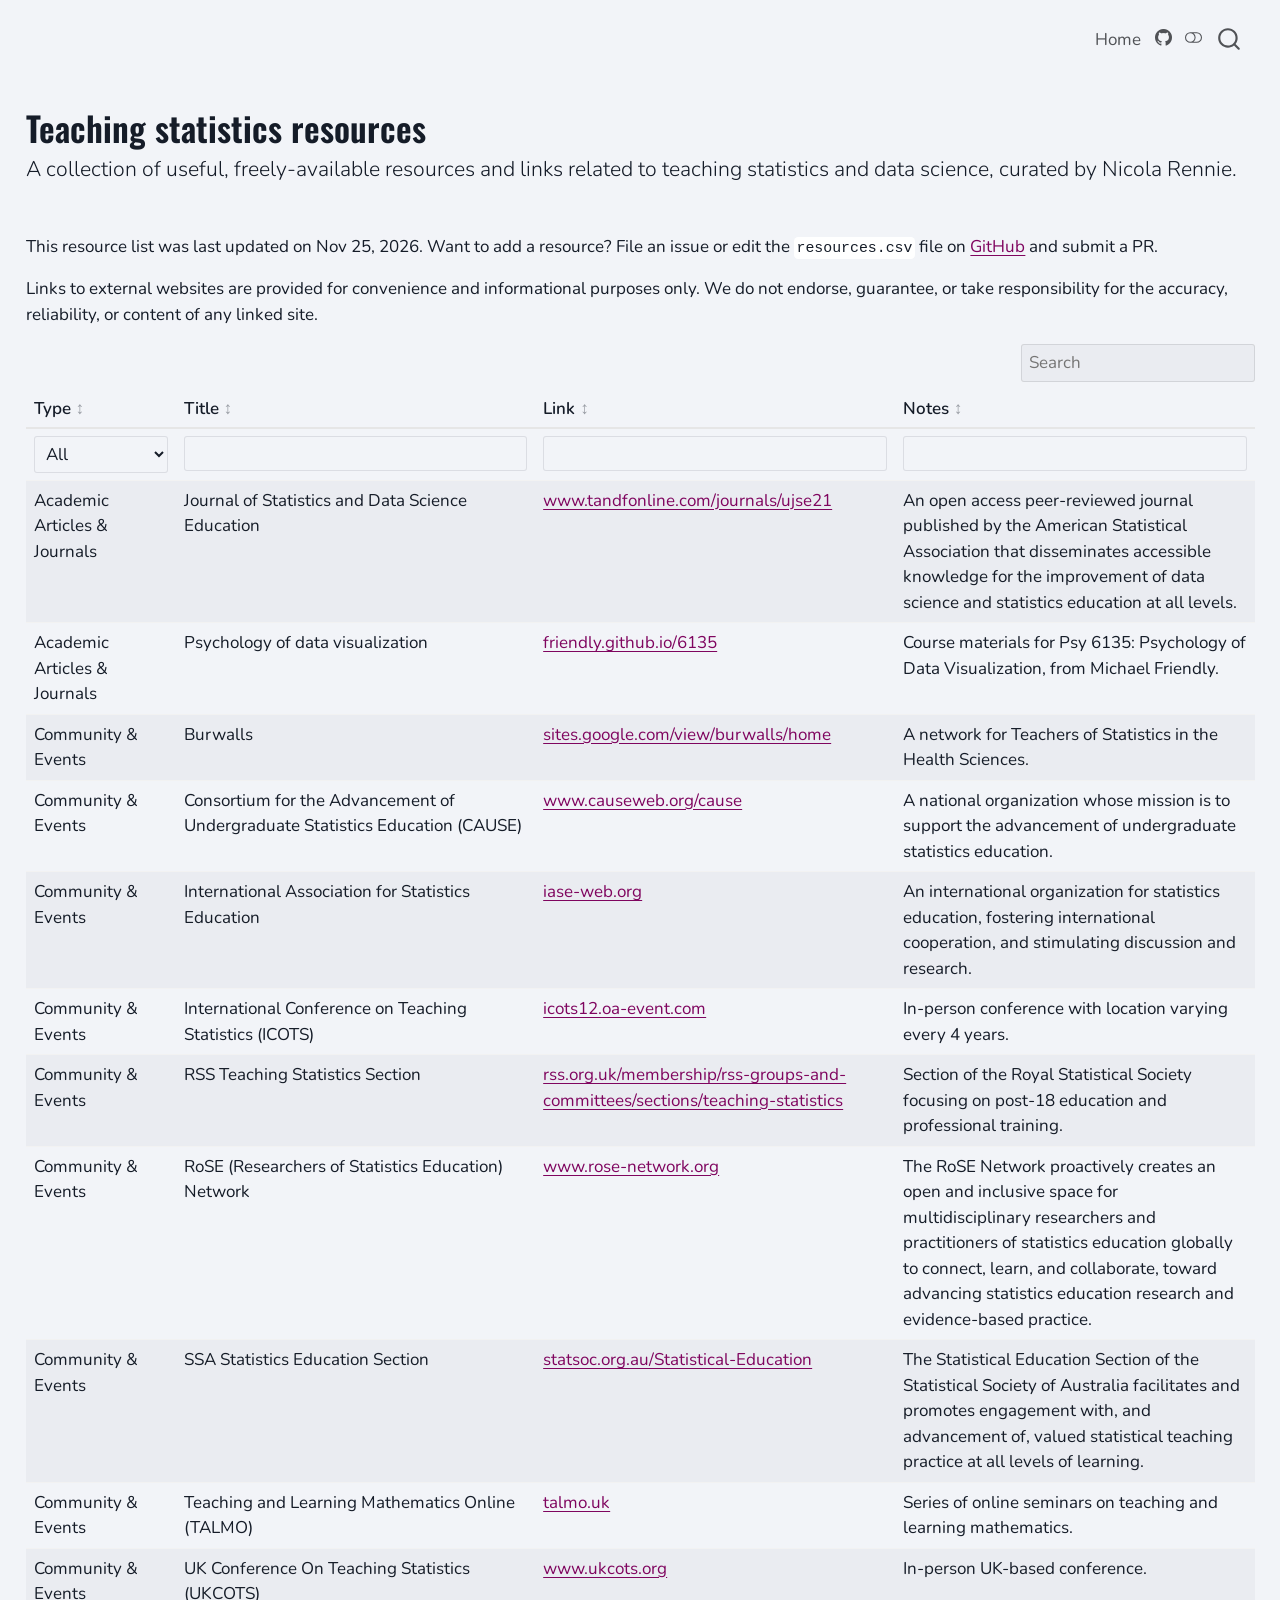
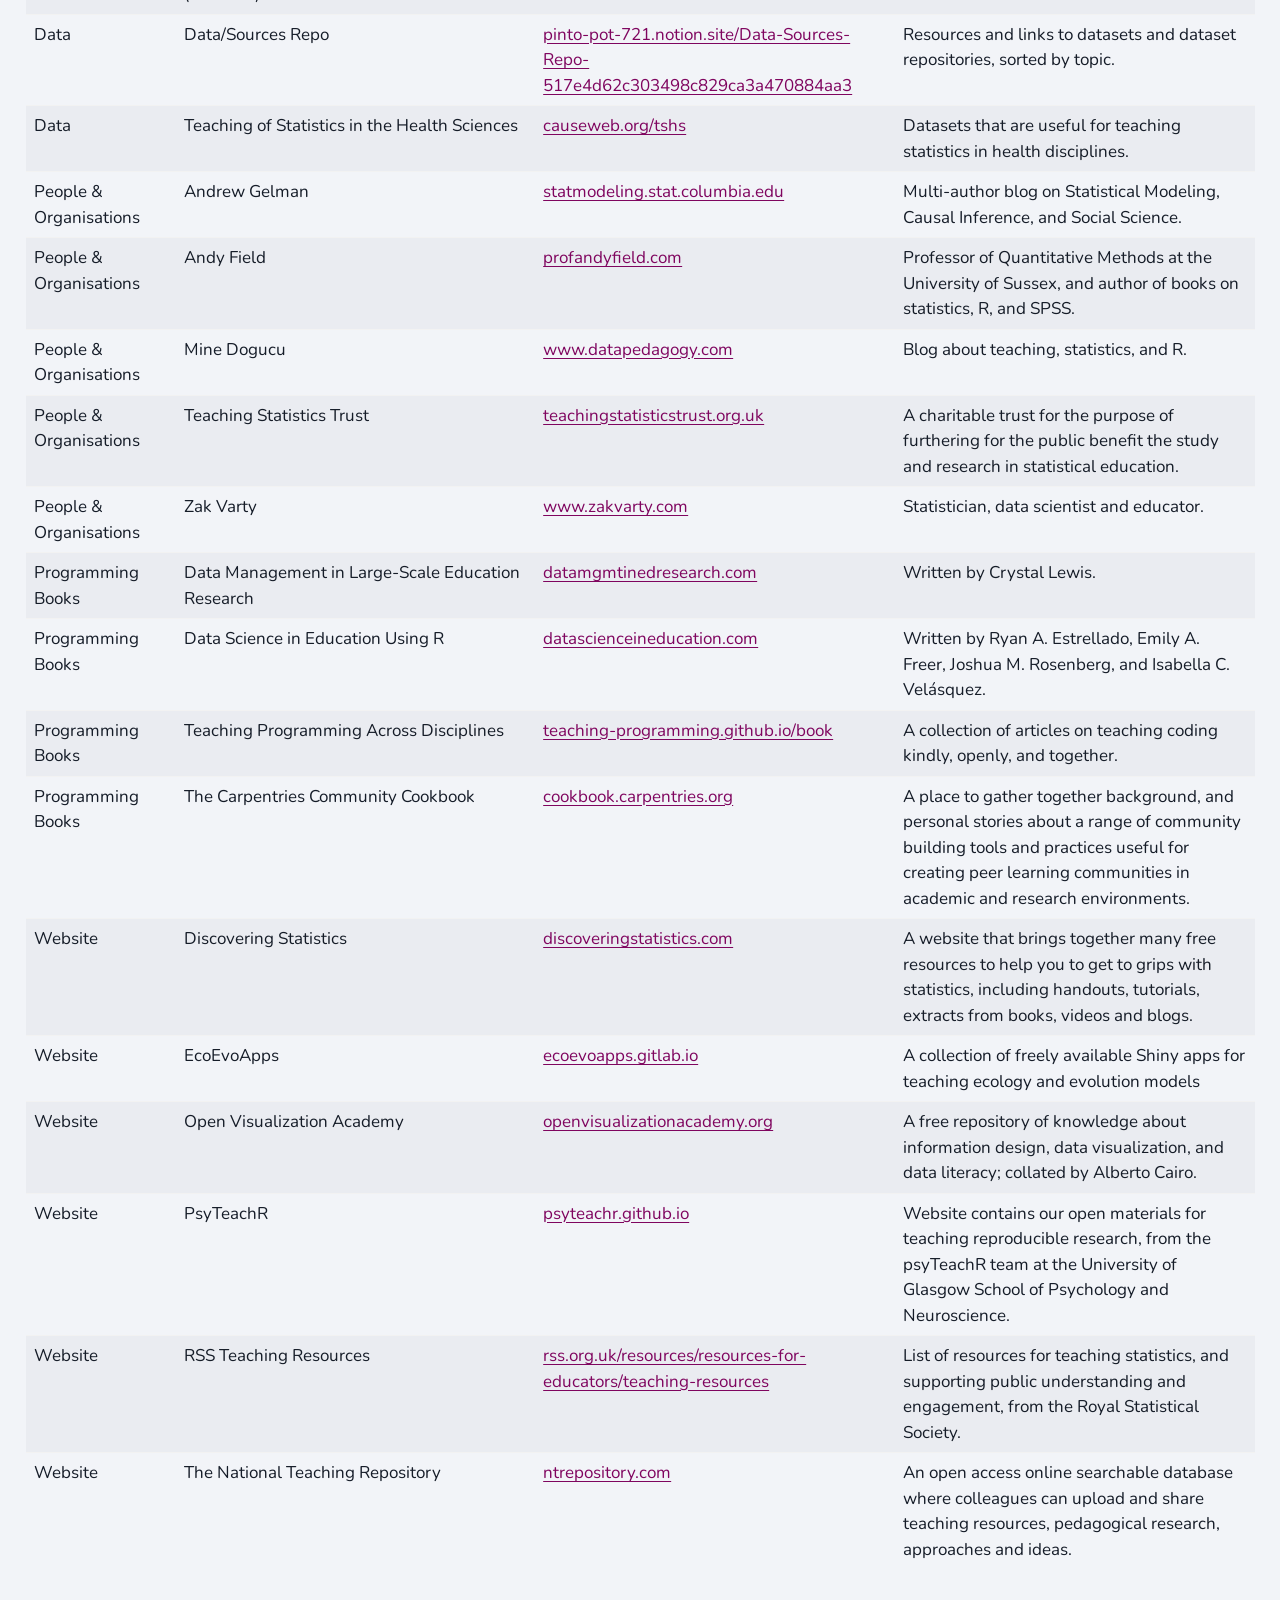
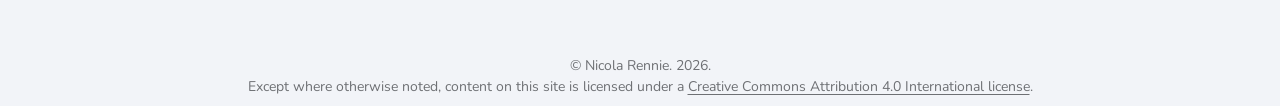
<file: teaching/index.html>
<!DOCTYPE html>
<html xmlns="http://www.w3.org/1999/xhtml" lang="en" xml:lang="en"><head>

<meta charset="utf-8">
<meta name="generator" content="quarto-1.11.9">

<meta name="viewport" content="width=device-width, initial-scale=1.0, user-scalable=yes">

<meta name="description" content="A collection of useful, freely-available resources and links related to teaching statistics and data science.">

<title>Teaching statistics resources</title>
<style>
/* Default styles provided by pandoc.
** See https://pandoc.org/MANUAL.html#variables-for-html for config info.
*/
span.smallcaps{font-variant: small-caps;}
div.columns{display: flex; gap: 1.5em;}
div.column{flex: auto;}
@media screen {
div.columns{gap: min(4vw, 1.5em);}
div.column{overflow-x: auto;}
}
div.hanging-indent{margin-left: 1.5em; text-indent: -1.5em;}
ul.task-list{list-style: none;}
ul.task-list li input[type="checkbox"] {
  width: 0.8em;
  margin: 0 0.8em 0.2em -1em; /* quarto-specific, see https://github.com/quarto-dev/quarto-cli/issues/4556 */ 
  vertical-align: middle;
}
</style>


<script src="../site_libs/quarto-nav/quarto-nav.js"></script>
<script src="../site_libs/quarto-nav/headroom.min.js"></script>
<script src="../site_libs/clipboard/clipboard.min.js"></script>
<script src="../site_libs/quarto-search/autocomplete.umd.js"></script>
<script src="../site_libs/quarto-search/fuse.min.js"></script>
<script src="../site_libs/quarto-search/quarto-search.js"></script>
<meta name="quarto:offset" content="../">
<link href="../assets/img/favicon.ico" rel="icon">
<script src="../site_libs/quarto-html/quarto.js" type="module"></script>
<script src="../site_libs/quarto-html/tabsets/tabsets.js" type="module"></script>
<script src="../site_libs/quarto-html/scrollable-regions/scrollable-regions.js" type="module"></script>
<script src="../site_libs/quarto-html/popper.min.js"></script>
<script src="../site_libs/quarto-html/tippy.umd.min.js"></script>
<script src="../site_libs/quarto-html/anchor.min.js"></script>
<link href="../site_libs/quarto-html/tippy.css" rel="stylesheet">
<link href="../site_libs/quarto-html/quarto-syntax-highlighting-63b5708e65d6cd79cd7618c58d0c21e7.css" rel="stylesheet" class="quarto-color-scheme" id="quarto-text-highlighting-styles">
<link href="../site_libs/quarto-html/quarto-syntax-highlighting-dark-447e42e69aaa9833c0ba1b986f430b20.css" rel="stylesheet" class="quarto-color-scheme quarto-color-alternate" id="quarto-text-highlighting-styles">
<link href="../site_libs/quarto-html/quarto-syntax-highlighting-63b5708e65d6cd79cd7618c58d0c21e7.css" rel="stylesheet" class="quarto-color-scheme-extra" id="quarto-text-highlighting-styles">
<script src="../site_libs/bootstrap/bootstrap.min.js"></script>
<link href="../site_libs/bootstrap/bootstrap-icons.css" rel="stylesheet">
<link href="../site_libs/bootstrap/bootstrap-e3c501655448dfd1e3cc73dab5965bcd.min.css" rel="stylesheet" append-hash="true" class="quarto-color-scheme" id="quarto-bootstrap" data-mode="light">
<link href="../site_libs/bootstrap/bootstrap-dark-0c67c843d53622fe3d99f4b36ed382e3.min.css" rel="stylesheet" append-hash="true" class="quarto-color-scheme quarto-color-alternate" id="quarto-bootstrap" data-mode="dark">
<link href="../site_libs/bootstrap/bootstrap-e3c501655448dfd1e3cc73dab5965bcd.min.css" rel="stylesheet" append-hash="true" class="quarto-color-scheme-extra" id="quarto-bootstrap" data-mode="light">
<script id="quarto-search-options" type="application/json">{
  "location": "navbar",
  "copy-button": false,
  "collapse-after": 3,
  "panel-placement": "end",
  "type": "overlay",
  "limit": 50,
  "keyboard-shortcut": [
    "f",
    "/",
    "s"
  ],
  "show-item-context": false,
  "language": {
    "search-no-results-text": "No results",
    "search-matching-documents-text": "matching documents",
    "search-copy-link-title": "Copy link to search",
    "search-hide-matches-text": "Hide additional matches",
    "search-more-match-text": "more match in this document",
    "search-more-matches-text": "more matches in this document",
    "search-clear-button-title": "Clear",
    "search-text-placeholder": "",
    "search-detached-cancel-button-title": "Cancel",
    "search-submit-button-title": "Submit",
    "search-label": "Search"
  }
}</script>
<script src="../site_libs/core-js-2.5.3/shim.min.js"></script>
<script src="../site_libs/react-18.2.0/react.min.js"></script>
<script src="../site_libs/react-18.2.0/react-dom.min.js"></script>
<script src="../site_libs/reactwidget-2.0.0/react-tools.js"></script>
<link href="../site_libs/htmltools-fill-0.5.9/fill.css" rel="stylesheet">
<script src="../site_libs/htmlwidgets-1.6.4/htmlwidgets.js"></script>
<link href="../site_libs/reactable-0.4.5/reactable.css" rel="stylesheet">
<script src="../site_libs/reactable-binding-0.4.5/reactable.js"></script>


<meta property="og:title" content="Teaching statistics resources">
<meta property="og:description" content="A collection of useful, freely-available resources and links related to teaching statistics and data science.">
<meta property="og:image" content="https://nrennie.github.io/resources/teaching/featured.png">
<meta property="og:image:height" content="1200">
<meta property="og:image:width" content="1200">
<meta name="twitter:title" content="Teaching statistics resources">
<meta name="twitter:description" content="A collection of useful, freely-available resources and links related to teaching statistics and data science.">
<meta name="twitter:image" content="https://nrennie.github.io/resources/teaching/featured.png">
<meta name="twitter:card" content="summary_large_image">
</head>

<body class="floating nav-fixed quarto-light"><a id="quarto-skip-link" class="visually-hidden-focusable" href="#quarto-document-content">Skip to main content</a><script id="quarto-html-before-body" type="application/javascript">
    const toggleBodyColorMode = (bsSheetEl) => {
      const mode = bsSheetEl.getAttribute("data-mode");
      const bodyEl = window.document.querySelector("body");
      if (mode === "dark") {
        bodyEl.classList.add("quarto-dark");
        bodyEl.classList.remove("quarto-light");
      } else {
        bodyEl.classList.add("quarto-light");
        bodyEl.classList.remove("quarto-dark");
      }
    }
    const toggleBodyColorPrimary = () => {
      const bsSheetEl = window.document.querySelector("link#quarto-bootstrap:not([rel=disabled-stylesheet])");
      if (bsSheetEl) {
        toggleBodyColorMode(bsSheetEl);
      }
    }
    const setColorSchemeToggle = (alternate) => {
      const toggles = window.document.querySelectorAll('.quarto-color-scheme-toggle');
      for (let i=0; i < toggles.length; i++) {
        const toggle = toggles[i];
        if (toggle) {
          toggle.setAttribute("aria-checked", alternate ? "true" : "false");
          if (alternate) {
            toggle.classList.add("alternate");
          } else {
            toggle.classList.remove("alternate");
          }
        }
      }
    };
    const toggleColorMode = (alternate) => {
      // Switch the stylesheets
      const primaryStylesheets = window.document.querySelectorAll('link.quarto-color-scheme:not(.quarto-color-alternate)');
      const alternateStylesheets = window.document.querySelectorAll('link.quarto-color-scheme.quarto-color-alternate');
      manageTransitions('#quarto-margin-sidebar .nav-link', false);
      if (alternate) {
        // note: dark is layered on light, we don't disable primary!
        enableStylesheet(alternateStylesheets);
        for (const sheetNode of alternateStylesheets) {
          if (sheetNode.id === "quarto-bootstrap") {
            toggleBodyColorMode(sheetNode);
          }
        }
      } else {
        disableStylesheet(alternateStylesheets);
        enableStylesheet(primaryStylesheets)
        toggleBodyColorPrimary();
      }
      manageTransitions('#quarto-margin-sidebar .nav-link', true);
      // Switch the toggles
      setColorSchemeToggle(alternate)
    }
    // Hack to workaround the fact that safari doesn't
    // properly recolor the scrollbar when toggling (#1455).
    // Not run on load: stylesheets are set before first paint there, and
    // scrolling would undo the scroll to a URL fragment (#14973).
    // The one pixel nudge keeps the reader where they were.
    const refreshSafariScrollbar = () => {
      if (navigator.userAgent.indexOf('Safari') > 0 && navigator.userAgent.indexOf('Chrome') == -1) {
        manageTransitions("body", false);
        const scrollY = window.scrollY;
        window.scrollTo(0, scrollY > 0 ? scrollY - 1 : 1);
        setTimeout(() => {
          window.scrollTo(0, scrollY);
          manageTransitions("body", true);
        }, 40);
      }
    }
    const disableStylesheet = (stylesheets) => {
      for (let i=0; i < stylesheets.length; i++) {
        const stylesheet = stylesheets[i];
        stylesheet.rel = 'disabled-stylesheet';
      }
    }
    const enableStylesheet = (stylesheets) => {
      for (let i=0; i < stylesheets.length; i++) {
        const stylesheet = stylesheets[i];
        if(stylesheet.rel !== 'stylesheet') { // for Chrome, which will still FOUC without this check
          stylesheet.rel = 'stylesheet';
        }
      }
    }
    const manageTransitions = (selector, allowTransitions) => {
      const els = window.document.querySelectorAll(selector);
      for (let i=0; i < els.length; i++) {
        const el = els[i];
        if (allowTransitions) {
          el.classList.remove('notransition');
        } else {
          el.classList.add('notransition');
        }
      }
    }
    const isFileUrl = () => {
      return window.location.protocol === 'file:';
    }
    const hasAlternateSentinel = () => {
      let styleSentinel = getColorSchemeSentinel();
      if (styleSentinel !== null) {
        return styleSentinel === "alternate";
      } else {
        return false;
      }
    }
    const setStyleSentinel = (alternate) => {
      const value = alternate ? "alternate" : "default";
      if (!isFileUrl()) {
        window.localStorage.setItem("quarto-color-scheme", value);
      } else {
        localAlternateSentinel = value;
      }
    }
    const getColorSchemeSentinel = () => {
      if (!isFileUrl()) {
        const storageValue = window.localStorage.getItem("quarto-color-scheme");
        return storageValue != null ? storageValue : localAlternateSentinel;
      } else {
        return localAlternateSentinel;
      }
    }
    const toggleGiscusIfUsed = (isAlternate, darkModeDefault) => {
      const baseTheme = document.querySelector('#giscus-base-theme')?.value ?? 'light';
      const alternateTheme = document.querySelector('#giscus-alt-theme')?.value ?? 'dark';
      let newTheme = '';
      if(authorPrefersDark) {
        newTheme = isAlternate ? baseTheme : alternateTheme;
      } else {
        newTheme = isAlternate ? alternateTheme : baseTheme;
      }
      const changeGiscusTheme = () => {
        // From: https://github.com/giscus/giscus/issues/336
        const sendMessage = (message) => {
          const iframe = document.querySelector('iframe.giscus-frame');
          if (!iframe) return;
          iframe.contentWindow.postMessage({ giscus: message }, 'https://giscus.app');
        }
        sendMessage({
          setConfig: {
            theme: newTheme
          }
        });
      }
      const isGiscussLoaded = window.document.querySelector('iframe.giscus-frame') !== null;
      if (isGiscussLoaded) {
        changeGiscusTheme();
      }
    };
    const authorPrefersDark = false;
    const darkModeDefault = authorPrefersDark;
      document.querySelector('link#quarto-text-highlighting-styles.quarto-color-scheme-extra').rel = 'disabled-stylesheet';
      document.querySelector('link#quarto-bootstrap.quarto-color-scheme-extra').rel = 'disabled-stylesheet';
    let localAlternateSentinel = darkModeDefault ? 'alternate' : 'default';
    // Dark / light mode switch
    window.quartoToggleColorScheme = () => {
      // Read the current dark / light value
      let toAlternate = !hasAlternateSentinel();
      toggleColorMode(toAlternate);
      refreshSafariScrollbar();
      setStyleSentinel(toAlternate);
      toggleGiscusIfUsed(toAlternate, darkModeDefault);
      window.dispatchEvent(new Event('resize'));
    };
    // Switch to dark mode if need be
    if (hasAlternateSentinel()) {
      toggleColorMode(true);
    } else {
      toggleColorMode(false);
    }
  </script>

<div id="quarto-search-results"></div>
  <header id="quarto-header" class="headroom fixed-top">
    <nav class="navbar navbar-expand-lg " data-bs-theme="dark" aria-label="Site">
      <div class="navbar-container container-fluid">
          <button class="navbar-toggler" type="button" data-bs-toggle="collapse" data-bs-target="#navbarCollapse" aria-controls="navbarCollapse" aria-expanded="false" aria-label="Toggle navigation" onclick="if (window.quartoToggleHeadroom) { window.quartoToggleHeadroom(); }">
  <span class="navbar-toggler-icon"></span>
</button>
          <div class="collapse navbar-collapse" id="navbarCollapse">
            <ul class="navbar-nav navbar-nav-scroll ms-auto">
  <li class="nav-item">
    <a class="nav-link" href="../index.html"> 
<span class="menu-text">Home</span></a>
  </li>  
</ul>
          </div> <!-- /navcollapse -->
            <div class="quarto-navbar-tools">
    <a href="https://github.com/nrennie/resources" title="" class="quarto-navigation-tool px-1" aria-label=""><i class="bi bi-github"></i></a>
  <button type="button" role="switch" aria-checked="false" class="quarto-color-scheme-toggle quarto-navigation-tool  px-1" onclick="window.quartoToggleColorScheme(); return false;" title="Toggle dark mode" aria-label="Toggle dark mode"><i class="bi"></i></button>
</div>
            <div id="quarto-search" class="" title="Search"></div>
      </div> <!-- /container-fluid -->
    </nav>
</header>
<!-- content -->
<div id="quarto-content" class="quarto-container page-columns page-rows-contents page-layout-full page-navbar">
<!-- sidebar -->
  
<div id="quarto-sidebar-glass" class="quarto-sidebar-collapse-item" data-bs-toggle="collapse" data-bs-target=".quarto-sidebar-collapse-item"></div>
<!-- margin-sidebar -->
    <div id="quarto-margin-sidebar" class="sidebar margin-sidebar zindex-bottom">
    </div>
<!-- main -->
<main class="content column-page" id="quarto-document-content" tabindex="-1">


<header id="title-block-header" class="quarto-title-block default">
<div class="quarto-title">
<h1 class="title">Teaching statistics resources</h1>
<p class="subtitle lead">A collection of useful, freely-available resources and links related to teaching statistics and data science, curated by Nicola Rennie.</p>
</div>

<div>
  <div class="description">
    A collection of useful, freely-available resources and links related to teaching statistics and data science.
  </div>
</div>


<div class="quarto-title-meta column-page">

    
  
    
  </div>
  


</header>


<p>This resource list was last updated on Nov 25, 2026. Want to add a resource? File an issue or edit the <code>resources.csv</code> file on <a href="https://github.com/nrennie/resources">GitHub</a> and submit a PR.</p>
<p>Links to external websites are provided for convenience and informational purposes only. We do not endorse, guarantee, or take responsibility for the accuracy, reliability, or content of any linked site.</p>
<div class="cell">
<div class="cell-output-display">
<div class="reactable html-widget html-fill-item" id="resources-tbl" style="width:auto;height:auto;"></div>
<script type="application/json" data-for="resources-tbl">{"x":{"tag":{"name":"Reactable","attribs":{"data":{"Type":["Academic Articles & Journals","Academic Articles & Journals","Community & Events","Community & Events","Community & Events","Community & Events","Community & Events","Community & Events","Community & Events","Community & Events","Community & Events","Data","Data","People & Organisations","People & Organisations","People & Organisations","People & Organisations","People & Organisations","Programming Books","Programming Books","Programming Books","Programming Books","Website","Website","Website","Website","Website","Website"],"Title":["Journal of Statistics and Data Science Education","Psychology of data visualization","Burwalls","Consortium for the Advancement of Undergraduate Statistics Education (CAUSE)","International Association for Statistics Education","International Conference on Teaching Statistics (ICOTS)","RSS Teaching Statistics Section","RoSE (Researchers of Statistics Education) Network","SSA Statistics Education Section","Teaching and Learning Mathematics Online (TALMO)","UK Conference On Teaching Statistics (UKCOTS)","Data/Sources Repo","Teaching of Statistics in the Health Sciences","Andrew Gelman","Andy Field","Mine Dogucu","Teaching Statistics Trust","Zak Varty","Data Management in Large-Scale Education Research","Data Science in Education Using R","Teaching Programming Across Disciplines","The Carpentries Community Cookbook","Discovering Statistics","EcoEvoApps","Open Visualization Academy","PsyTeachR","RSS Teaching Resources","The National Teaching Repository"],"Link":["<a href='https://www.tandfonline.com/journals/ujse21' target = '_blank'>www.tandfonline.com/journals/ujse21<\/a>","<a href='https://friendly.github.io/6135/' target = '_blank'>friendly.github.io/6135<\/a>","<a href='https://sites.google.com/view/burwalls/home' target = '_blank'>sites.google.com/view/burwalls/home<\/a>","<a href='https://www.causeweb.org/cause/' target = '_blank'>www.causeweb.org/cause<\/a>","<a href='https://iase-web.org/' target = '_blank'>iase-web.org<\/a>","<a href='https://icots12.oa-event.com/' target = '_blank'>icots12.oa-event.com<\/a>","<a href='https://rss.org.uk/membership/rss-groups-and-committees/sections/teaching-statistics/' target = '_blank'>rss.org.uk/membership/rss-groups-and-committees/sections/teaching-statistics<\/a>","<a href='https://www.rose-network.org/' target = '_blank'>www.rose-network.org<\/a>","<a href='https://statsoc.org.au/Statistical-Education' target = '_blank'>statsoc.org.au/Statistical-Education<\/a>","<a href='https://talmo.uk/' target = '_blank'>talmo.uk<\/a>","<a href='https://www.ukcots.org/' target = '_blank'>www.ukcots.org<\/a>","<a href='https://pinto-pot-721.notion.site/Data-Sources-Repo-517e4d62c303498c829ca3a470884aa3' target = '_blank'>pinto-pot-721.notion.site/Data-Sources-Repo-517e4d62c303498c829ca3a470884aa3<\/a>","<a href='https://causeweb.org/tshs/' target = '_blank'>causeweb.org/tshs<\/a>","<a href='https://statmodeling.stat.columbia.edu/' target = '_blank'>statmodeling.stat.columbia.edu<\/a>","<a href='https://profandyfield.com/' target = '_blank'>profandyfield.com<\/a>","<a href='https://www.datapedagogy.com/' target = '_blank'>www.datapedagogy.com<\/a>","<a href='https://teachingstatisticstrust.org.uk/' target = '_blank'>teachingstatisticstrust.org.uk<\/a>","<a href='https://www.zakvarty.com/' target = '_blank'>www.zakvarty.com<\/a>","<a href='https://datamgmtinedresearch.com/' target = '_blank'>datamgmtinedresearch.com<\/a>","<a href='https://datascienceineducation.com/' target = '_blank'>datascienceineducation.com<\/a>","<a href='https://teaching-programming.github.io/book/' target = '_blank'>teaching-programming.github.io/book<\/a>","<a href='https://cookbook.carpentries.org/' target = '_blank'>cookbook.carpentries.org<\/a>","<a href='https://discoveringstatistics.com/' target = '_blank'>discoveringstatistics.com<\/a>","<a href='https://ecoevoapps.gitlab.io/' target = '_blank'>ecoevoapps.gitlab.io<\/a>","<a href='https://openvisualizationacademy.org/' target = '_blank'>openvisualizationacademy.org<\/a>","<a href='https://psyteachr.github.io/' target = '_blank'>psyteachr.github.io<\/a>","<a href='https://rss.org.uk/resources/resources-for-educators/teaching-resources/' target = '_blank'>rss.org.uk/resources/resources-for-educators/teaching-resources<\/a>","<a href='https://ntrepository.com/' target = '_blank'>ntrepository.com<\/a>"],"Notes":["An open access peer-reviewed journal published by the American Statistical Association that disseminates accessible knowledge for the improvement of data science and statistics education at all levels.","Course materials for Psy 6135: Psychology of Data Visualization, from Michael Friendly.","A network for Teachers of Statistics in the Health Sciences.","A national organization whose mission is to support the advancement of undergraduate statistics education.","An international organization for statistics education, fostering international cooperation, and stimulating discussion and research.","In-person conference with location varying every 4 years.","Section of the Royal Statistical Society focusing on post-18 education and professional training.","The RoSE Network proactively creates an open and inclusive space for multidisciplinary researchers and practitioners of statistics education globally to connect, learn, and collaborate, toward advancing statistics education research and evidence-based practice.","The Statistical Education Section of the Statistical Society of Australia facilitates and promotes engagement with, and advancement of, valued statistical teaching practice at all levels of learning.","Series of online seminars on teaching and learning mathematics.","In-person UK-based conference.","Resources and links to datasets and dataset repositories, sorted by topic.","Datasets that are useful for teaching statistics in health disciplines.","Multi-author blog on Statistical Modeling, Causal Inference, and Social Science.","Professor of Quantitative Methods at the University of Sussex, and author of books on statistics, R, and SPSS.","Blog about teaching, statistics, and R.","A charitable trust for the purpose of furthering for the public benefit the study and research in statistical education.","Statistician, data scientist and educator.","Written by Crystal Lewis.","Written by Ryan A. Estrellado, Emily A. Freer, Joshua M. Rosenberg, and Isabella C. Velásquez.","A collection of articles on teaching coding kindly, openly, and together.","A place to gather together background, and personal stories about a range of community building tools and practices useful for creating peer learning communities in academic and research environments.","A website that brings together many free resources to help you to get to grips with statistics, including handouts, tutorials, extracts from books, videos and blogs.","A collection of freely available Shiny apps for teaching ecology and evolution models","A free repository of knowledge about information design, data visualization, and data literacy;  collated by Alberto Cairo.","Website contains our open materials for teaching reproducible research, from the psyTeachR team at the University of Glasgow School of Psychology and Neuroscience.","List of resources for teaching statistics, and supporting public understanding and engagement, from the Royal Statistical Society.","An open access online searchable database where colleagues can upload and share teaching resources, pedagogical research, approaches and ideas."]},"columns":[{"id":"Type","name":"Type","type":"character","filterInput":{"name":"select","attribs":{"onChange":"function(_e){(function(event){Reactable.setFilter(\n  'resources-tbl',\n  'Type',\n  event.target.value\n)}).apply(event.target,[_e])}"},"children":[{"name":"option","attribs":{"value":""},"children":["All"]},{"name":"option","attribs":{},"children":["Academic Articles & Journals"]},{"name":"option","attribs":{},"children":["Community & Events"]},{"name":"option","attribs":{},"children":["Data"]},{"name":"option","attribs":{},"children":["People & Organisations"]},{"name":"option","attribs":{},"children":["Programming Books"]},{"name":"option","attribs":{},"children":["Website"]}]},"maxWidth":150},{"id":"Title","name":"Title","type":"character"},{"id":"Link","name":"Link","type":["glue","character"],"html":true},{"id":"Notes","name":"Notes","type":"character","maxWidth":400}],"filterable":true,"searchable":true,"pagination":false,"striped":true,"showSortable":true,"elementId":"resources-tbl","dataKey":"9a6152b89d0137bccb0fa2c8e48b0797"},"children":[]},"class":"reactR_markup"},"evals":["tag.attribs.columns.0.filterInput.attribs.onChange"],"jsHooks":[]}</script>
</div>
</div>



</main> <!-- /main -->
<script id="quarto-html-after-body" type="application/javascript">
  window.document.addEventListener("DOMContentLoaded", function (event) {
    // Ensure there is a toggle, if there isn't float one in the top right
    if (window.document.querySelector('.quarto-color-scheme-toggle') === null) {
      const toggle = window.document.createElement('button');
      toggle.type = "button";
      toggle.setAttribute("role", "switch");
      toggle.setAttribute("aria-checked", "false");
      toggle.classList.add('top-right');
      toggle.classList.add('quarto-color-scheme-toggle');
      toggle.setAttribute("aria-label", "Toggle dark mode");
      toggle.onclick = function() { try { window.quartoToggleColorScheme(); } catch {} return false; };
      const i = window.document.createElement("i");
      i.classList.add('bi');
      toggle.appendChild(i);
      // Put the toggle in a landmark of its own, so that landmark navigation
      // can reach it.
      //
      // The container is always a fresh direct child of body, and the toggle is
      // never moved into page furniture that the theme or the author controls.
      // The toggle is positioned against the page, so any ancestor that
      // establishes a containing block captures it: a positioned element or a
      // grid for position: absolute, and transform, filter, will-change or
      // contain for position: fixed. A direct child of body has none of these
      // to inherit, and the shift when one appears is silent and visual.
      //
      // ARIA says a document should have at most one banner, and axe reports a
      // duplicate whether or not the banners carry distinct labels. So use a
      // header when the page has no banner yet, and a named region otherwise.
      //
      // A header is a banner wherever it sits, unless it is inside sectioning
      // content, so this cannot just look at the children of body: a custom
      // page layout wraps the title block header in a plain div. An explicit
      // role="banner" always counts.
      const sectioning = 'article, aside, main, nav, section, [role="article"], [role="complementary"], [role="main"], [role="navigation"], [role="region"]';
      const hasBanner = Array.from(
        window.document.querySelectorAll('header:not([role]), [role="banner"]')
      ).some(function(el) {
        return el.hasAttribute("role") || el.closest(sectioning) === null;
      });
      const container = window.document.createElement(hasBanner ? "div" : "header");
      if (hasBanner) {
        container.setAttribute("role", "region");
        container.setAttribute("aria-label", "Toggle dark mode");
      }
      container.classList.add('quarto-color-scheme-toggle-container');
      container.appendChild(toggle);
      window.document.body.appendChild(container);
    }
    setColorSchemeToggle(hasAlternateSentinel())
    const icon = "";
    const anchorJS = new window.AnchorJS();
    anchorJS.options = {
      placement: 'right',
      icon: icon
    };
    anchorJS.add('.anchored');
    const isCodeAnnotation = (el) => {
      for (const clz of el.classList) {
        if (clz.startsWith('code-annotation-')) {                     
          return true;
        }
      }
      return false;
    }
    const onCopySuccess = function(e) {
      // button target
      const button = e.trigger;
      // don't keep focus
      button.blur();
      // flash "checked"
      button.classList.add('code-copy-button-checked');
      var currentTitle = button.getAttribute("title");
      button.setAttribute("title", "Copied!");
      let tooltip;
      if (window.bootstrap) {
        button.setAttribute("data-bs-toggle", "tooltip");
        button.setAttribute("data-bs-placement", "left");
        button.setAttribute("data-bs-title", "Copied!");
        tooltip = new bootstrap.Tooltip(button, 
          { trigger: "manual", 
            customClass: "code-copy-button-tooltip",
            offset: [0, -8]});
        tooltip.show();    
      }
      setTimeout(function() {
        if (tooltip) {
          tooltip.hide();
          button.removeAttribute("data-bs-title");
          button.removeAttribute("data-bs-toggle");
          button.removeAttribute("data-bs-placement");
        }
        button.setAttribute("title", currentTitle);
        button.classList.remove('code-copy-button-checked');
      }, 1000);
      // clear code selection
      e.clearSelection();
    }
    const getTextToCopy = function(trigger) {
      const outerScaffold = trigger.parentElement.cloneNode(true);
      const codeEl = outerScaffold.querySelector('code');
      for (const childEl of codeEl.children) {
        if (isCodeAnnotation(childEl)) {
          childEl.remove();
        }
      }
      return codeEl.innerText;
    }
    const clipboard = new window.ClipboardJS('.code-copy-button:not([data-in-quarto-modal])', {
      text: getTextToCopy
    });
    clipboard.on('success', onCopySuccess);
    if (window.document.getElementById('quarto-embedded-source-code-modal')) {
      const clipboardModal = new window.ClipboardJS('.code-copy-button[data-in-quarto-modal]', {
        text: getTextToCopy,
        container: window.document.getElementById('quarto-embedded-source-code-modal')
      });
      clipboardModal.on('success', onCopySuccess);
    }
      var localhostRegex = new RegExp(/^(?:http|https):\/\/localhost\:?[0-9]*\//);
      var mailtoRegex = new RegExp(/^mailto:/);
        var filterRegex = new RegExp("https:\/\/nrennie\.github\.io\/resources\/");
      var isInternal = (href) => {
          return filterRegex.test(href) || localhostRegex.test(href) || mailtoRegex.test(href);
      }
      // Inspect non-navigation links and adorn them if external
      window.quartoDecorateExternalLinks = function (root) {
     var links = (root || window.document).querySelectorAll('a[href]:not(.nav-link):not(.navbar-brand):not(.toc-action):not(.sidebar-link):not(.sidebar-item-toggle):not(.pagination-link):not(.no-external):not([aria-hidden]):not(.dropdown-item):not(.quarto-navigation-tool):not(.about-link)');
      for (var i=0; i<links.length; i++) {
        const link = links[i];
        if (!isInternal(link.href)) {
          // undo the damage that might have been done by quarto-nav.js in the case of
          // links that we want to consider external
          if (link.dataset.originalHref !== undefined) {
            link.href = link.dataset.originalHref;
          }
          if (!link.classList.contains('no-external-icon')) {
          }
        }
      }
      };
      window.quartoDecorateExternalLinks(window.document);
    // Esc closes the popup (WCAG 1.4.13) and focus leaving both trigger and
    // popup closes it (WCAG 2.4.11); tippy handles neither for interactive popups.
    const hideOnEscAndFocusOut = {
      name: 'hideOnEscAndFocusOut',
      defaultValue: true,
      fn(instance) {
        const dismiss = () => {
          // A show scheduled by the trigger delay would otherwise reopen it
          instance.clearDelayTimeouts();
          instance.hide();
        };
        const onKeyDown = (event) => {
          if (event.key !== 'Escape') {
            return;
          }
          // Keep Esc from also reaching page handlers (e.g. reveal.js overview),
          // except an open reveal.js slide menu, which Esc should close too.
          // The menu handles keys only when its keyboard option is on.
          const menuHandlesEsc = window.Reveal?.getPlugin?.('menu')?.isOpen() &&
            window.Reveal.getConfig().menu?.keyboard !== false;
          if (!menuHandlesEsc) {
            event.stopPropagation();
          }
          if (instance.popper.contains(window.document.activeElement)) {
            // Disabled while refocusing so the focus trigger does not reopen it
            instance.disable();
            instance.reference.focus();
            instance.enable();
          }
          dismiss();
        };
        const onFocusOut = (event) => {
          const target = event.relatedTarget;
          if (target && !instance.reference.contains(target) &&
              !instance.popper.contains(target)) {
            dismiss();
          }
        };
        // On the trigger too: a click trigger (code-annotations: select) has no
        // blur handling. Attached for the instance's lifetime so leaving the
        // trigger also cancels a show still pending on the trigger delay.
        instance.reference.addEventListener('focusout', onFocusOut);
        return {
          onShow() {
            window.document.addEventListener('keydown', onKeyDown, true);
            instance.popper.addEventListener('focusout', onFocusOut);
          },
          onHide() {
            window.document.removeEventListener('keydown', onKeyDown, true);
            instance.popper.removeEventListener('focusout', onFocusOut);
          },
          onDestroy() {
            instance.reference.removeEventListener('focusout', onFocusOut);
          },
        };
      },
    };
    function tippyHover(el, contentFn, onTriggerFn, onUntriggerFn) {
      const config = {
        allowHTML: true,
        maxWidth: 500,
        delay: 100,
        arrow: false,
        appendTo: function(el) {
            return el.parentElement;
        },
        interactive: true,
        interactiveBorder: 10,
        theme: 'quarto',
        placement: 'bottom-start',
        plugins: [hideOnEscAndFocusOut],
      };
      if (contentFn) {
        config.content = contentFn;
      }
      if (onTriggerFn) {
        config.onTrigger = onTriggerFn;
      }
      if (onUntriggerFn) {
        config.onUntrigger = onUntriggerFn;
      }
      window.tippy(el, config); 
    }
    const noterefs = window.document.querySelectorAll('a[role="doc-noteref"]');
    for (var i=0; i<noterefs.length; i++) {
      const ref = noterefs[i];
      tippyHover(ref, function() {
        // use id or data attribute instead here
        let href = ref.getAttribute('data-footnote-href') || ref.getAttribute('href');
        try { href = new URL(href).hash; } catch {}
        const id = href.replace(/^#\/?/, "");
        const note = window.document.getElementById(id);
        if (note) {
          return note.innerHTML;
        } else {
          return "";
        }
      });
    }
    const xrefs = window.document.querySelectorAll('a.quarto-xref');
    const processXRef = (id, note) => {
      // Strip column container classes
      const stripColumnClz = (el) => {
        el.classList.remove("page-full", "page-columns");
        if (el.children) {
          for (const child of el.children) {
            stripColumnClz(child);
          }
        }
      }
      stripColumnClz(note)
      if (id === null || id.startsWith('sec-')) {
        // Special case sections, only their first couple elements
        const container = document.createElement("div");
        if (note.children && note.children.length > 2) {
          container.appendChild(note.children[0].cloneNode(true));
          for (let i = 1; i < note.children.length; i++) {
            const child = note.children[i];
            if (child.tagName === "P" && child.innerText === "") {
              continue;
            } else {
              container.appendChild(child.cloneNode(true));
              break;
            }
          }
          if (window.Quarto?.typesetMath) {
            window.Quarto.typesetMath(container);
          }
          return container.innerHTML
        } else {
          if (window.Quarto?.typesetMath) {
            window.Quarto.typesetMath(note);
          }
          return note.innerHTML;
        }
      } else {
        // Remove any anchor links if they are present
        const anchorLink = note.querySelector('a.anchorjs-link');
        if (anchorLink) {
          anchorLink.remove();
        }
        if (window.Quarto?.typesetMath) {
          window.Quarto.typesetMath(note);
        }
        if (note.classList.contains("callout")) {
          return note.outerHTML;
        } else {
          return note.innerHTML;
        }
      }
    }
    for (var i=0; i<xrefs.length; i++) {
      const xref = xrefs[i];
      tippyHover(xref, undefined, function(instance) {
        instance.disable();
        let url = xref.getAttribute('href');
        let hash = undefined; 
        if (url.startsWith('#')) {
          hash = url;
        } else {
          try { hash = new URL(url).hash; } catch {}
        }
        if (hash) {
          const id = hash.replace(/^#\/?/, "");
          const note = window.document.getElementById(id);
          if (note !== null) {
            try {
              const html = processXRef(id, note.cloneNode(true));
              instance.setContent(html);
            } finally {
              instance.enable();
              instance.show();
            }
          } else {
            // See if we can fetch this
            fetch(url.split('#')[0])
            .then(res => res.text())
            .then(html => {
              const parser = new DOMParser();
              const htmlDoc = parser.parseFromString(html, "text/html");
              const note = htmlDoc.getElementById(id);
              if (note !== null) {
                const html = processXRef(id, note);
                instance.setContent(html);
              } 
            }).finally(() => {
              instance.enable();
              instance.show();
            });
          }
        } else {
          // See if we can fetch a full url (with no hash to target)
          // This is a special case and we should probably do some content thinning / targeting
          fetch(url)
          .then(res => res.text())
          .then(html => {
            const parser = new DOMParser();
            const htmlDoc = parser.parseFromString(html, "text/html");
            const note = htmlDoc.querySelector('main.content');
            if (note !== null) {
              // This should only happen for chapter cross references
              // (since there is no id in the URL)
              // remove the first header
              if (note.children.length > 0 && note.children[0].tagName === "HEADER") {
                note.children[0].remove();
              }
              const html = processXRef(null, note);
              instance.setContent(html);
            } 
          }).finally(() => {
            instance.enable();
            instance.show();
          });
        }
      }, function(instance) {
      });
    }
        let selectedAnnoteEl;
        const selectorForAnnotation = ( cell, annotation) => {
          let cellAttr = 'data-code-cell="' + cell + '"';
          let lineAttr = 'data-code-annotation="' +  annotation + '"';
          const selector = 'span[' + cellAttr + '][' + lineAttr + ']';
          return selector;
        }
        const selectCodeLines = (annoteEl) => {
          const doc = window.document;
          const targetCell = annoteEl.getAttribute("data-target-cell");
          const targetAnnotation = annoteEl.getAttribute("data-target-annotation");
          const annoteSpan = window.document.querySelector(selectorForAnnotation(targetCell, targetAnnotation));
          const lines = annoteSpan.getAttribute("data-code-lines").split(",");
          const lineIds = lines.map((line) => {
            return targetCell + "-" + line;
          })
          // Each band is positioned against its own containing block, which is
          // not the offsetParent of the lines, so place it from client rects.
          const placeBand = (band, firstEl, lastEl, codeBlock) => {
            const container = band.offsetParent;
            if (container === null) {
              return;
            }
            const containerRect = container.getBoundingClientRect();
            // Reveal.js scales slides with a transform, so convert client
            // pixels back to the CSS pixels of the container.
            const scale = containerRect.height / container.offsetHeight || 1;
            const firstRect = firstEl.getBoundingClientRect();
            const lastRect = lastEl.getBoundingClientRect();
            const top = (firstRect.top - containerRect.top) / scale - container.clientTop + container.scrollTop;
            const height = (lastRect.bottom - firstRect.top) / scale;
            band.style.top = top - 2 + "px";
            band.style.height = height + 4 + "px";
            if (codeBlock) {
              // Without the copy button wrapper, the containing block is wider
              // than the code block, so span the code block explicitly.
              const blockRect = codeBlock.getBoundingClientRect();
              band.style.left = (blockRect.left - containerRect.left) / scale - container.clientLeft + container.scrollLeft + "px";
              band.style.width = blockRect.width / scale + "px";
            }
          };
          if (lineIds.length > 0) {
            const el = window.document.getElementById(lineIds[0]);
            const lastEl = window.document.getElementById(lineIds[lineIds.length - 1]);
            const parent = el.parentElement.parentElement;
            // cook up a div (if necessary) and position it
            let div = window.document.getElementById("code-annotation-line-highlight");
            if (div === null) {
              div = window.document.createElement("div");
              div.setAttribute("id", "code-annotation-line-highlight");
              div.style.position = 'absolute';
              parent.appendChild(div);
            }
            placeBand(div, el, lastEl, parent.closest("div.sourceCode") || parent);
            let gutterDiv = window.document.getElementById("code-annotation-line-highlight-gutter");
            if (gutterDiv === null) {
              gutterDiv = window.document.createElement("div");
              gutterDiv.setAttribute("id", "code-annotation-line-highlight-gutter");
              gutterDiv.style.position = 'absolute';
              const codeCell = window.document.getElementById(targetCell);
              const gutter = codeCell.querySelector('.code-annotation-gutter');
              gutter.appendChild(gutterDiv);
            }
            placeBand(gutterDiv, el, lastEl);
            selectedAnnoteEl = annoteEl;
          }
        };
        const unselectCodeLines = () => {
          const elementsIds = ["code-annotation-line-highlight", "code-annotation-line-highlight-gutter"];
          elementsIds.forEach((elId) => {
            const div = window.document.getElementById(elId);
            if (div) {
              div.remove();
            }
          });
          selectedAnnoteEl = undefined;
        };
          // Handle positioning of the toggle
      window.addEventListener(
        "resize",
        throttle(() => {
          elRect = undefined;
          if (selectedAnnoteEl) {
            selectCodeLines(selectedAnnoteEl);
          }
        }, 10)
      );
      function throttle(fn, ms) {
      let throttle = false;
      let timer;
        return (...args) => {
          if(!throttle) { // first call gets through
              fn.apply(this, args);
              throttle = true;
          } else { // all the others get throttled
              if(timer) clearTimeout(timer); // cancel #2
              timer = setTimeout(() => {
                fn.apply(this, args);
                timer = throttle = false;
              }, ms);
          }
        };
      }
        // Attach click handler to the DT
        const annoteDls = window.document.querySelectorAll('dt[data-target-cell]');
        for (const annoteDlNode of annoteDls) {
          annoteDlNode.addEventListener('click', (event) => {
            const clickedEl = event.target;
            if (clickedEl !== selectedAnnoteEl) {
              unselectCodeLines();
              const activeEl = window.document.querySelector('dt[data-target-cell].code-annotation-active');
              if (activeEl) {
                activeEl.classList.remove('code-annotation-active');
              }
              selectCodeLines(clickedEl);
              clickedEl.classList.add('code-annotation-active');
            } else {
              // Unselect the line
              unselectCodeLines();
              clickedEl.classList.remove('code-annotation-active');
            }
          });
        }
    const findCites = (el) => {
      const parentEl = el.parentElement;
      if (parentEl) {
        const cites = parentEl.dataset.cites;
        if (cites) {
          return {
            el,
            cites: cites.split(' ')
          };
        } else {
          return findCites(el.parentElement)
        }
      } else {
        return undefined;
      }
    };
    var bibliorefs = window.document.querySelectorAll('a[role="doc-biblioref"]');
    for (var i=0; i<bibliorefs.length; i++) {
      const ref = bibliorefs[i];
      const citeInfo = findCites(ref);
      if (citeInfo) {
        tippyHover(citeInfo.el, function() {
          var popup = window.document.createElement('div');
          citeInfo.cites.forEach(function(cite) {
            var citeDiv = window.document.createElement('div');
            citeDiv.classList.add('hanging-indent');
            citeDiv.classList.add('csl-entry');
            var biblioDiv = window.document.getElementById('ref-' + cite);
            if (biblioDiv) {
              citeDiv.innerHTML = biblioDiv.innerHTML;
            }
            popup.appendChild(citeDiv);
          });
          return popup.innerHTML;
        });
      }
    }
  });
  </script>
  <script type="application/javascript">
  window.quartoScrollableRegionsLabels = {"code":"Scrollable code","output":"Scrollable output"};
  </script>
</div> <!-- /content -->
<footer class="footer">
  <div class="nav-footer">
    <div class="nav-footer-left">
      &nbsp;
    </div>   
    <div class="nav-footer-center">
<p>© Nicola Rennie. 2026.<br>Except where otherwise noted, content on this site is licensed under a <a href="https://creativecommons.org/licenses/by/4.0/">Creative Commons Attribution 4.0 International license</a>.</p>
</div>
    <div class="nav-footer-right">
      &nbsp;
    </div>
  </div>
</footer>




</body></html>
</file>
<file: site_libs/quarto-html/tippy.css>
.tippy-box[data-animation=fade][data-state=hidden]{opacity:0}[data-tippy-root]{max-width:calc(100vw - 10px)}.tippy-box{position:relative;background-color:#333;color:#fff;border-radius:4px;font-size:14px;line-height:1.4;white-space:normal;outline:0;transition-property:transform,visibility,opacity}.tippy-box[data-placement^=top]>.tippy-arrow{bottom:0}.tippy-box[data-placement^=top]>.tippy-arrow:before{bottom:-7px;left:0;border-width:8px 8px 0;border-top-color:initial;transform-origin:center top}.tippy-box[data-placement^=bottom]>.tippy-arrow{top:0}.tippy-box[data-placement^=bottom]>.tippy-arrow:before{top:-7px;left:0;border-width:0 8px 8px;border-bottom-color:initial;transform-origin:center bottom}.tippy-box[data-placement^=left]>.tippy-arrow{right:0}.tippy-box[data-placement^=left]>.tippy-arrow:before{border-width:8px 0 8px 8px;border-left-color:initial;right:-7px;transform-origin:center left}.tippy-box[data-placement^=right]>.tippy-arrow{left:0}.tippy-box[data-placement^=right]>.tippy-arrow:before{left:-7px;border-width:8px 8px 8px 0;border-right-color:initial;transform-origin:center right}.tippy-box[data-inertia][data-state=visible]{transition-timing-function:cubic-bezier(.54,1.5,.38,1.11)}.tippy-arrow{width:16px;height:16px;color:#333}.tippy-arrow:before{content:"";position:absolute;border-color:transparent;border-style:solid}.tippy-content{position:relative;padding:5px 9px;z-index:1}
</file>
<file: site_libs/quarto-html/quarto-syntax-highlighting-63b5708e65d6cd79cd7618c58d0c21e7.css>
/* quarto syntax highlight colors */
:root {
  --quarto-hl-ot-color: #003B4F;
  --quarto-hl-at-color: #657422;
  --quarto-hl-ss-color: #20794D;
  --quarto-hl-an-color: #5E5E5E;
  --quarto-hl-fu-color: #4758AB;
  --quarto-hl-st-color: #20794D;
  --quarto-hl-cf-color: #003B4F;
  --quarto-hl-op-color: #5E5E5E;
  --quarto-hl-er-color: #AD0000;
  --quarto-hl-bn-color: #AD0000;
  --quarto-hl-al-color: #AD0000;
  --quarto-hl-va-color: #111111;
  --quarto-hl-bu-color: inherit;
  --quarto-hl-ex-color: inherit;
  --quarto-hl-pp-color: #AD0000;
  --quarto-hl-in-color: #5E5E5E;
  --quarto-hl-vs-color: #20794D;
  --quarto-hl-wa-color: #5E5E5E;
  --quarto-hl-do-color: #5E5E5E;
  --quarto-hl-im-color: #00769E;
  --quarto-hl-ch-color: #20794D;
  --quarto-hl-dt-color: #AD0000;
  --quarto-hl-fl-color: #AD0000;
  --quarto-hl-co-color: #5E5E5E;
  --quarto-hl-cv-color: #5E5E5E;
  --quarto-hl-cn-color: #8f5902;
  --quarto-hl-sc-color: #5E5E5E;
  --quarto-hl-dv-color: #AD0000;
  --quarto-hl-kw-color: #003B4F;
}

/* other quarto variables */
:root {
  --quarto-font-monospace: SFMono-Regular, Menlo, Monaco, Consolas, "Liberation Mono", "Courier New", monospace;
}

/* syntax highlight based on Pandoc's rules */
pre > code.sourceCode > span {
  color: #003B4F;
}

code.sourceCode > span {
  color: #003B4F;
}

div.sourceCode,
div.sourceCode pre.sourceCode {
  color: #003B4F;
}

/* Normal */
code span {
  color: #003B4F;
}

/* Alert */
code span.al {
  color: #AD0000;
  font-style: inherit;
}

/* Annotation */
code span.an {
  color: #5E5E5E;
  font-style: inherit;
}

/* Attribute */
code span.at {
  color: #657422;
  font-style: inherit;
}

/* BaseN */
code span.bn {
  color: #AD0000;
  font-style: inherit;
}

/* BuiltIn */
code span.bu {
  font-style: inherit;
}

/* ControlFlow */
code span.cf {
  color: #003B4F;
  font-weight: bold;
  font-style: inherit;
}

/* Char */
code span.ch {
  color: #20794D;
  font-style: inherit;
}

/* Constant */
code span.cn {
  color: #8f5902;
  font-style: inherit;
}

/* Comment */
code span.co {
  color: #5E5E5E;
  font-style: inherit;
}

/* CommentVar */
code span.cv {
  color: #5E5E5E;
  font-style: italic;
}

/* Documentation */
code span.do {
  color: #5E5E5E;
  font-style: italic;
}

/* DataType */
code span.dt {
  color: #AD0000;
  font-style: inherit;
}

/* DecVal */
code span.dv {
  color: #AD0000;
  font-style: inherit;
}

/* Error */
code span.er {
  color: #AD0000;
  font-style: inherit;
}

/* Extension */
code span.ex {
  font-style: inherit;
}

/* Float */
code span.fl {
  color: #AD0000;
  font-style: inherit;
}

/* Function */
code span.fu {
  color: #4758AB;
  font-style: inherit;
}

/* Import */
code span.im {
  color: #00769E;
  font-style: inherit;
}

/* Information */
code span.in {
  color: #5E5E5E;
  font-style: inherit;
}

/* Keyword */
code span.kw {
  color: #003B4F;
  font-weight: bold;
  font-style: inherit;
}

/* Operator */
code span.op {
  color: #5E5E5E;
  font-style: inherit;
}

/* Other */
code span.ot {
  color: #003B4F;
  font-style: inherit;
}

/* Preprocessor */
code span.pp {
  color: #AD0000;
  font-style: inherit;
}

/* SpecialChar */
code span.sc {
  color: #5E5E5E;
  font-style: inherit;
}

/* SpecialString */
code span.ss {
  color: #20794D;
  font-style: inherit;
}

/* String */
code span.st {
  color: #20794D;
  font-style: inherit;
}

/* Variable */
code span.va {
  color: #111111;
  font-style: inherit;
}

/* VerbatimString */
code span.vs {
  color: #20794D;
  font-style: inherit;
}

/* Warning */
code span.wa {
  color: #5E5E5E;
  font-style: italic;
}

.prevent-inlining {
  content: "</";
}

/*# sourceMappingURL=054cc16b9e9817627be6994582d2ffb5.css.map */
</file>
<file: site_libs/quarto-html/quarto-syntax-highlighting-dark-447e42e69aaa9833c0ba1b986f430b20.css>
/* quarto syntax highlight colors */
:root {
  --quarto-hl-al-color: #f07178;
  --quarto-hl-an-color: #d4d0ab;
  --quarto-hl-at-color: #00e0e0;
  --quarto-hl-bn-color: #d4d0ab;
  --quarto-hl-bu-color: #abe338;
  --quarto-hl-ch-color: #abe338;
  --quarto-hl-co-color: #f8f8f2;
  --quarto-hl-cv-color: #ffd700;
  --quarto-hl-cn-color: #ffd700;
  --quarto-hl-cf-color: #ffa07a;
  --quarto-hl-dt-color: #ffa07a;
  --quarto-hl-dv-color: #d4d0ab;
  --quarto-hl-do-color: #f8f8f2;
  --quarto-hl-er-color: #f07178;
  --quarto-hl-ex-color: #00e0e0;
  --quarto-hl-fl-color: #d4d0ab;
  --quarto-hl-fu-color: #ffa07a;
  --quarto-hl-im-color: #abe338;
  --quarto-hl-in-color: #d4d0ab;
  --quarto-hl-kw-color: #ffa07a;
  --quarto-hl-op-color: #ffa07a;
  --quarto-hl-ot-color: #00e0e0;
  --quarto-hl-pp-color: #dcc6e0;
  --quarto-hl-re-color: #00e0e0;
  --quarto-hl-sc-color: #abe338;
  --quarto-hl-ss-color: #abe338;
  --quarto-hl-st-color: #abe338;
  --quarto-hl-va-color: #00e0e0;
  --quarto-hl-vs-color: #abe338;
  --quarto-hl-wa-color: #dcc6e0;
}

/* other quarto variables */
:root {
  --quarto-font-monospace: SFMono-Regular, Menlo, Monaco, Consolas, "Liberation Mono", "Courier New", monospace;
}

/* syntax highlight based on Pandoc's rules */
pre > code.sourceCode > span {
  color: #f8f8f2;
}

code.sourceCode > span {
  color: #f8f8f2;
}

div.sourceCode,
div.sourceCode pre.sourceCode {
  color: #f8f8f2;
}

/* Normal */
code span {
  color: #f8f8f2;
}

/* Alert */
code span.al {
  color: #f07178;
}

/* Annotation */
code span.an {
  color: #d4d0ab;
}

/* Attribute */
code span.at {
  color: #00e0e0;
}

/* BaseN */
code span.bn {
  color: #d4d0ab;
}

/* BuiltIn */
code span.bu {
  color: #abe338;
}

/* ControlFlow */
code span.cf {
  font-weight: bold;
  color: #ffa07a;
}

/* Char */
code span.ch {
  color: #abe338;
}

/* Constant */
code span.cn {
  color: #ffd700;
}

/* Comment */
code span.co {
  font-style: italic;
  color: #f8f8f2;
}

/* CommentVar */
code span.cv {
  color: #ffd700;
}

/* Documentation */
code span.do {
  color: #f8f8f2;
}

/* DataType */
code span.dt {
  color: #ffa07a;
}

/* DecVal */
code span.dv {
  color: #d4d0ab;
}

/* Error */
code span.er {
  color: #f07178;
  text-decoration: underline;
}

/* Extension */
code span.ex {
  font-weight: bold;
  color: #00e0e0;
}

/* Float */
code span.fl {
  color: #d4d0ab;
}

/* Function */
code span.fu {
  color: #ffa07a;
}

/* Import */
code span.im {
  color: #abe338;
}

/* Information */
code span.in {
  color: #d4d0ab;
}

/* Keyword */
code span.kw {
  font-weight: bold;
  color: #ffa07a;
}

/* Operator */
code span.op {
  color: #ffa07a;
}

/* Other */
code span.ot {
  color: #00e0e0;
}

/* Preprocessor */
code span.pp {
  color: #dcc6e0;
}

/* RegionMarker */
code span.re {
  background-color: #f8f8f2;
  color: #00e0e0;
}

/* SpecialChar */
code span.sc {
  color: #abe338;
}

/* SpecialString */
code span.ss {
  color: #abe338;
}

/* String */
code span.st {
  color: #abe338;
}

/* Variable */
code span.va {
  color: #00e0e0;
}

/* VerbatimString */
code span.vs {
  color: #abe338;
}

/* Warning */
code span.wa {
  color: #dcc6e0;
}

.prevent-inlining {
  content: "</";
}

/*# sourceMappingURL=be8e1111c2b710f7c3a4926ffa2967aa.css.map */
</file>
<file: site_libs/htmltools-fill-0.5.9/fill.css>
@layer htmltools {
  .html-fill-container {
    display: flex;
    flex-direction: column;
    /* Prevent the container from expanding vertically or horizontally beyond its
    parent's constraints. */
    min-height: 0;
    min-width: 0;
  }
  .html-fill-container > .html-fill-item {
    /* Fill items can grow and shrink freely within
    available vertical space in fillable container */
    flex: 1 1 auto;
    min-height: 0;
    min-width: 0;
  }
  .html-fill-container > :not(.html-fill-item) {
    /* Prevent shrinking or growing of non-fill items */
    flex: 0 0 auto;
  }
}
</file>
<file: site_libs/reactable-0.4.5/reactable.css>
.Reactable{-webkit-box-orient:vertical;-webkit-box-direction:normal;display:-webkit-box;display:-ms-flexbox;display:flex;-ms-flex-direction:column;flex-direction:column;position:relative}.Reactable *{-webkit-box-sizing:border-box;box-sizing:border-box}.Reactable .rt-table{-webkit-box-flex:1;-webkit-box-align:stretch;-ms-flex-align:stretch;align-items:stretch;border-collapse:collapse;-ms-flex:auto 1;flex:auto 1;overflow:auto;width:100%}.Reactable .rt-table,.Reactable .rt-thead{-webkit-box-orient:vertical;-webkit-box-direction:normal;display:-webkit-box;display:-ms-flexbox;display:flex;-ms-flex-direction:column;flex-direction:column}.Reactable .rt-thead .rt-td,.Reactable .rt-thead .rt-th{line-height:normal;position:relative}.Reactable .rt-th.rt-th-resizable{overflow:visible}.Reactable .rt-th.rt-th-resizable:last-child{overflow:hidden}.Reactable .rt-tbody{-webkit-box-orient:vertical;-webkit-box-direction:normal;display:-webkit-box;display:-ms-flexbox;display:flex;-ms-flex-direction:column;flex-direction:column;overflow:auto}.rt-td-expandable{cursor:pointer}.Reactable .rt-tr-group{-webkit-box-orient:vertical;-webkit-box-direction:normal;-webkit-box-align:stretch;-ms-flex-align:stretch;align-items:stretch;-ms-flex:1 0 auto;flex:1 0 auto;-ms-flex-direction:column;flex-direction:column}.Reactable .rt-tr,.Reactable .rt-tr-group{-webkit-box-flex:1;display:-webkit-box;display:-ms-flexbox;display:flex}.Reactable .rt-tr{-ms-flex:1 0 auto;flex:1 0 auto}.Reactable .rt-td,.Reactable .rt-th{-webkit-box-flex:1;-ms-flex:1 0 0px;flex:1 0 0;overflow:hidden}.Reactable .rt-resizer{bottom:0;cursor:col-resize;display:inline-block;position:absolute;right:-18px;top:0;width:36px;z-index:10}.Reactable .rt-tfoot{-webkit-box-orient:vertical;-webkit-box-direction:normal;display:-webkit-box;display:-ms-flexbox;display:flex;-ms-flex-direction:column;flex-direction:column}.Reactable .rt-resizing .rt-td,.Reactable .rt-resizing .rt-th{cursor:col-resize;-webkit-transition:none!important;transition:none!important;-webkit-user-select:none;-moz-user-select:none;-ms-user-select:none;user-select:none}
.Reactable{background-color:#fff;height:100%}.rt-inline{display:-webkit-inline-box;display:-ms-inline-flexbox;display:inline-flex}.rt-th{font-weight:600}.rt-td,.rt-th{word-wrap:break-word;display:-webkit-box;display:-ms-flexbox;display:flex;max-width:100%;overflow-wrap:break-word}.rt-td-inner,.rt-th-inner{overflow:hidden;padding:7px 8px;width:100%}.rt-compact .rt-td-inner,.rt-compact .rt-th-inner{padding:4px 6px}.rt-text-content{overflow:hidden}.rt-nowrap .rt-td-inner,.rt-nowrap .rt-text-content,.rt-nowrap .rt-th-inner{text-overflow:ellipsis;white-space:nowrap}.rt-select{-webkit-box-align:center;-ms-flex-align:center;-webkit-box-pack:center;-ms-flex-pack:center;align-items:center;display:-webkit-box;display:-ms-flexbox;display:flex;justify-content:center}input[type=checkbox].rt-select-input,input[type=radio].rt-select-input{display:block;margin:0}.rt-align-left{text-align:left}.rt-align-right{text-align:right}.rt-align-center{text-align:center}.rt-valign-center{-webkit-box-align:center;-ms-flex-align:center;align-items:center}.rt-valign-bottom{-webkit-box-align:end;-ms-flex-align:end;align-items:flex-end}.rt-sticky,.rt-tbody,.rt-tr,.rt-tr-group{background-color:inherit}.rt-sticky{z-index:1}.rt-table{border-color:#e6e6e6;border-width:1px}.rt-bordered .rt-table,.rt-outlined .rt-table{border-style:solid}.Reactable:not(.rt-keyboard-active) .rt-table:focus{outline-style:solid;outline-width:0}.rt-th{border-bottom:2px solid #e6e6e6;border-left-color:rgba(0,0,0,.05);border-left-width:1px}.rt-bordered .rt-th,.rt-outlined .rt-th{border-bottom-width:1px}.rt-td{border-left-color:rgba(0,0,0,.05);border-left-width:1px;border-top:1px solid #f2f2f2}.rt-borderless .rt-td,.rt-tr-group:first-child>.rt-tr:first-child .rt-td{border-top:none}.rt-bordered .rt-td,.rt-bordered .rt-th{border-left-style:solid}.rt-bordered .rt-td:first-child,.rt-bordered .rt-th:first-child{border-left:none}.rt-th-group,.rt-th-group-none{border-bottom-style:none}.rt-th-group:after{background-color:#e6e6e6;bottom:0;content:"";height:1px;left:8px;margin:auto;position:absolute;right:8px;width:100%}.rt-bordered .rt-th-group:after,.rt-outlined .rt-th-group:after{left:0;right:0}.rt-bordered .rt-th-group-none{border-bottom-style:solid}.rt-tr-striped{background-color:rgba(0,0,0,.03)}.rt-tr-striped-sticky{background-color:#f7f7f7}.rt-tr-highlight:hover{background-color:rgba(0,0,0,.05)}.rt-tr-highlight-sticky:hover{background-color:#f2f2f2}.rt-tr-pad{-webkit-user-select:none;-moz-user-select:none;-ms-user-select:none;user-select:none}.Reactable .rt-tbody,.Reactable .rt-tfoot,.Reactable .rt-thead{-ms-flex-negative:0;flex-shrink:0}@supports (position:sticky){.Reactable .rt-table{background:inherit}.Reactable .rt-tbody{overflow:visible}.Reactable .rt-thead{top:0}.Reactable .rt-tfoot,.Reactable .rt-thead{background:inherit;position:sticky;z-index:2}.Reactable .rt-tfoot{bottom:0}}@media screen and (-ms-high-contrast:active),screen and (-ms-high-contrast:none){.Reactable .rt-tbody{-ms-overflow-style:-ms-autohiding-scrollbar;overflow:auto}}.rt-td-filter{border-bottom:1px solid #f2f2f2;border-top:0}.rt-borderless .rt-td-filter{border-bottom:0}.rt-filter{background-color:#fff;border:1px solid rgba(0,0,0,.1);border-radius:3px;color:inherit;font-family:inherit;font-size:inherit;font-weight:400;margin:0;outline-style:solid;outline-width:0;padding:5px 7px;width:100%}.rt-filter:focus{border:1px solid rgba(0,0,0,.25)}.rt-sort-header{display:-webkit-box;display:-ms-flexbox;display:flex}.rt-align-center .rt-sort-header{-webkit-box-pack:center;-ms-flex-pack:center;justify-content:center}.rt-align-right .rt-sort-header{-webkit-box-pack:end;-ms-flex-pack:end;justify-content:flex-end}.rt-th{outline-style:solid;outline-width:0}.rt-th[aria-sort]{cursor:pointer}.rt-th[aria-sort] .rt-sort-left:after{line-height:0;padding-right:5px}.rt-th[aria-sort] .rt-sort-right:after{line-height:0;padding-left:5px}.rt-th[aria-sort=ascending] .rt-sort-left:after,.rt-th[aria-sort=ascending] .rt-sort-right:after{content:"\2191"}.rt-th[aria-sort=descending] .rt-sort-left:after,.rt-th[aria-sort=descending] .rt-sort-right:after{content:"\2193"}.rt-th[aria-sort=none] .rt-sort:after{content:"\2195";opacity:.4}.rt-keyboard-active .rt-th[data-sort-hint=ascending]:focus .rt-sort-left:after,.rt-keyboard-active .rt-th[data-sort-hint=ascending]:focus .rt-sort-right:after{content:"\2191";opacity:.4}.rt-keyboard-active .rt-th[data-sort-hint=descending]:focus .rt-sort-left:after,.rt-keyboard-active .rt-th[data-sort-hint=descending]:focus .rt-sort-right:after{content:"\2193";opacity:.4}.rt-expander-button{background:none;border:none;cursor:pointer;margin:0 2px;padding:0}.rt-expander{color:transparent;display:inline-block;outline-style:solid;outline-width:0;padding:0 8px;position:relative}.rt-expander:after{border-left:5.04px solid transparent;border-right:5.04px solid transparent;border-top:7px solid rgba(0,0,0,.8);content:"";cursor:pointer;height:0;left:50%;position:absolute;top:50%;-webkit-transform:translate(-50%,-50%) rotate(-90deg);transform:translate(-50%,-50%) rotate(-90deg);-webkit-transition:all .3s cubic-bezier(.175,.885,.32,1.275);transition:all .3s cubic-bezier(.175,.885,.32,1.275);width:0}.rt-expander.rt-expander-open:after{-webkit-transform:translate(-50%,-50%) rotate(0);transform:translate(-50%,-50%) rotate(0)}.rt-pagination{-webkit-box-pack:justify;-ms-flex-pack:justify;-webkit-box-align:baseline;-ms-flex-align:baseline;align-items:baseline;border-top:1px solid #f2f2f2;display:-webkit-box;display:-ms-flexbox;display:flex;-ms-flex-wrap:wrap;flex-wrap:wrap;justify-content:space-between;padding:6px 4px}.rt-bordered .rt-pagination,.rt-outlined .rt-pagination{border-top:none}.rt-pagination-info :not(:last-child){margin-right:16px}.rt-page-info{display:inline-block;margin:6px 8px;opacity:.9}.rt-page-size{display:inline-block;margin:0 8px}.rt-page-size-select{margin:0 2px}.rt-page-button,.rt-page-jump,.rt-page-size-select{color:inherit;font-family:inherit;font-size:inherit;line-height:inherit}.rt-page-jump,.rt-page-size-select{background-color:#fff;border:1px solid rgba(0,0,0,.05);border-radius:3px;padding:3px}@supports (-moz-appearance:none){.rt-page-size-select{-moz-appearance:none;background-image:url('data:image/svg+xml;charset=US-ASCII,<svg width="24" height="24" xmlns="http://www.w3.org/2000/svg"><path fill="%23333" d="M24 1.5l-12 21-12-21h24z"/></svg>');background-position:right 6px center;background-repeat:no-repeat;background-size:6px;padding-right:12px}}.rt-page-button{background-color:transparent;border:none;border-radius:3px;cursor:pointer;outline-style:solid;outline-width:0;padding:6px 12px}.rt-page-button::-moz-focus-inner{border-style:none;padding:0}.rt-page-button:disabled{cursor:default;opacity:.6}.rt-page-button:hover{background-color:rgba(0,0,0,.04)}.rt-page-button:active{background-color:rgba(0,0,0,.08)}.rt-keyboard-active .rt-page-button:focus{background-color:rgba(0,0,0,.04)}.rt-page-button:disabled:focus,.rt-page-button:disabled:hover{background-color:transparent}.rt-page-button-current{font-weight:700}.rt-page-ellipsis{margin:0 4px;pointer-events:none}.rt-page-numbers{display:inline-block;margin:0 8px;white-space:nowrap}.rt-page-jump{text-align:center;width:70px}.rt-tbody-no-data{position:relative}.rt-tbody-no-data .rt-td{border-color:transparent}.rt-no-data{display:block;left:50%;line-height:0;position:absolute;top:50%;-webkit-transform:translate(-50%,-50%);transform:translate(-50%,-50%);z-index:1}.rt-search{-ms-flex-item-align:end;align-self:flex-end;background-color:#fff;border:1px solid rgba(0,0,0,.1);border-radius:3px;color:inherit;display:block;font-family:inherit;font-size:inherit;margin:0 0 8px;outline-style:solid;outline-width:0;padding:5px 7px}.rt-search:active,.rt-search:focus{border:1px solid rgba(0,0,0,.25)}
</file>
